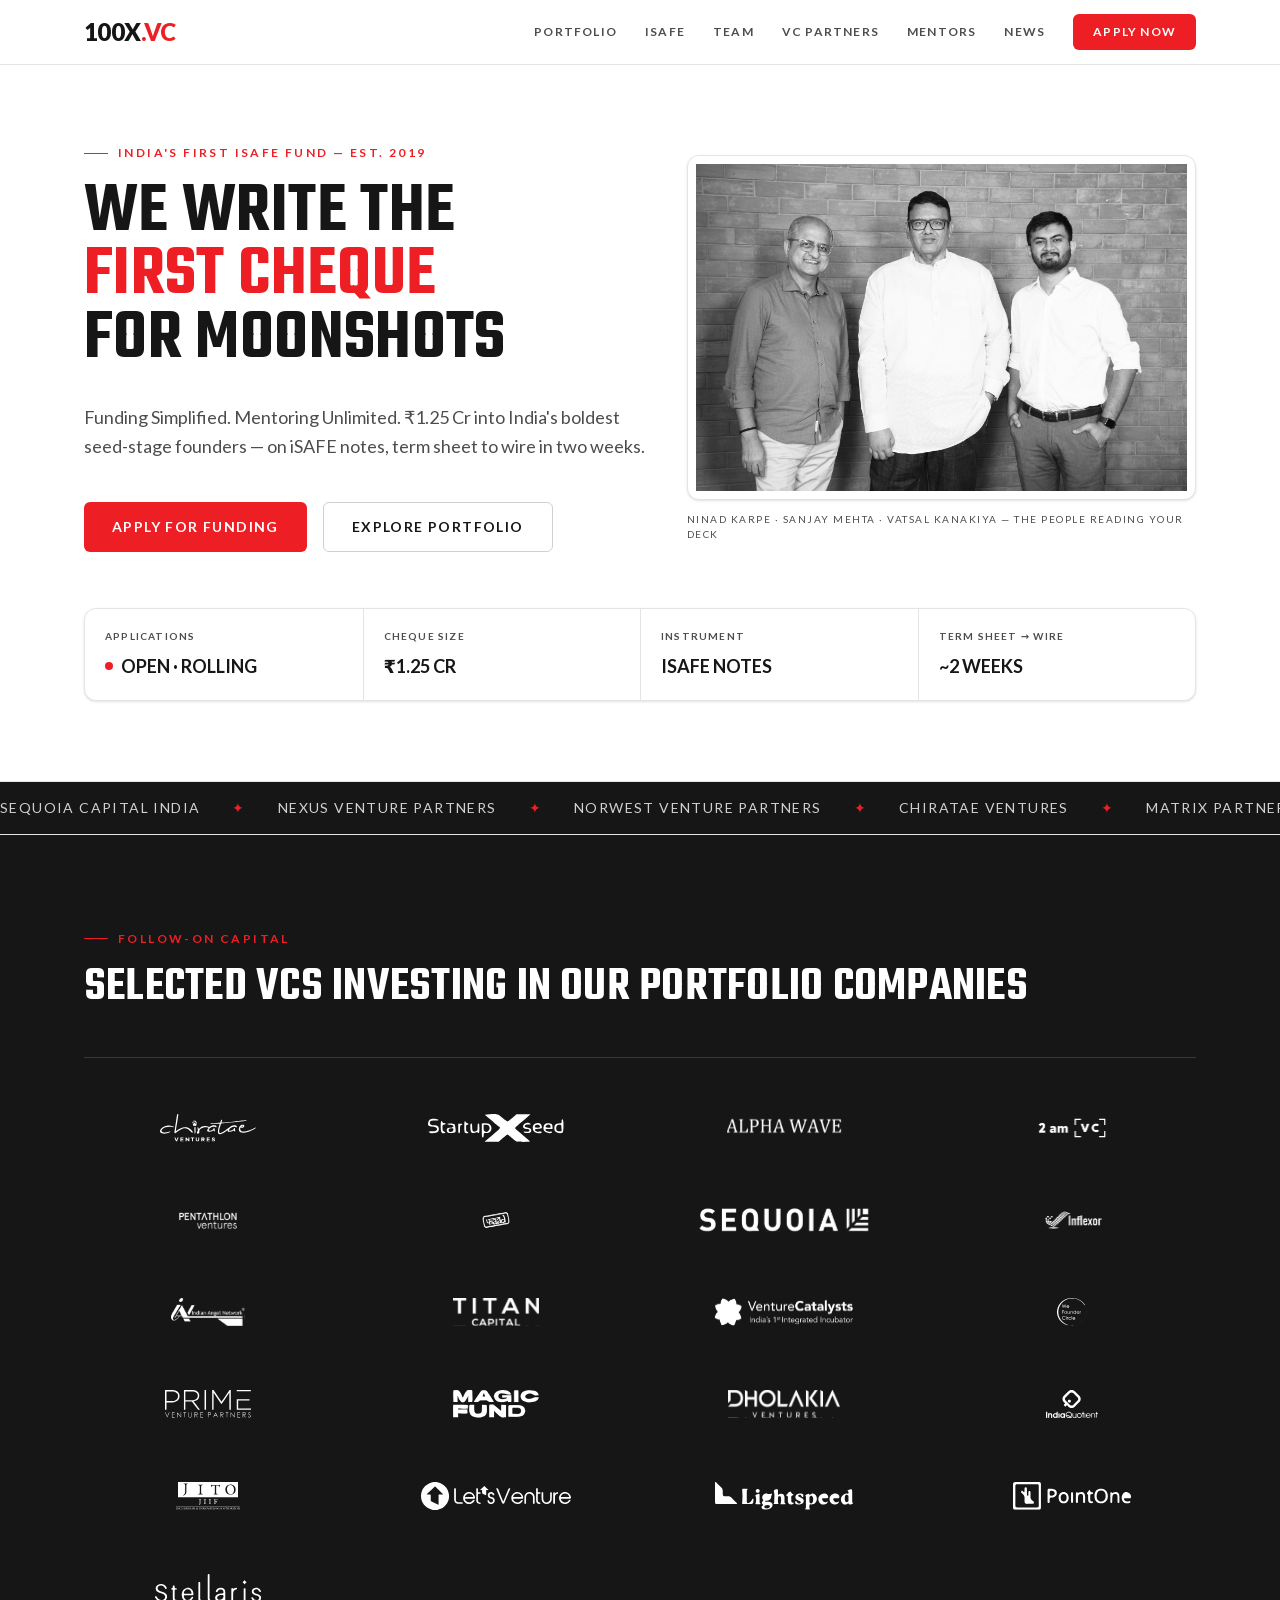
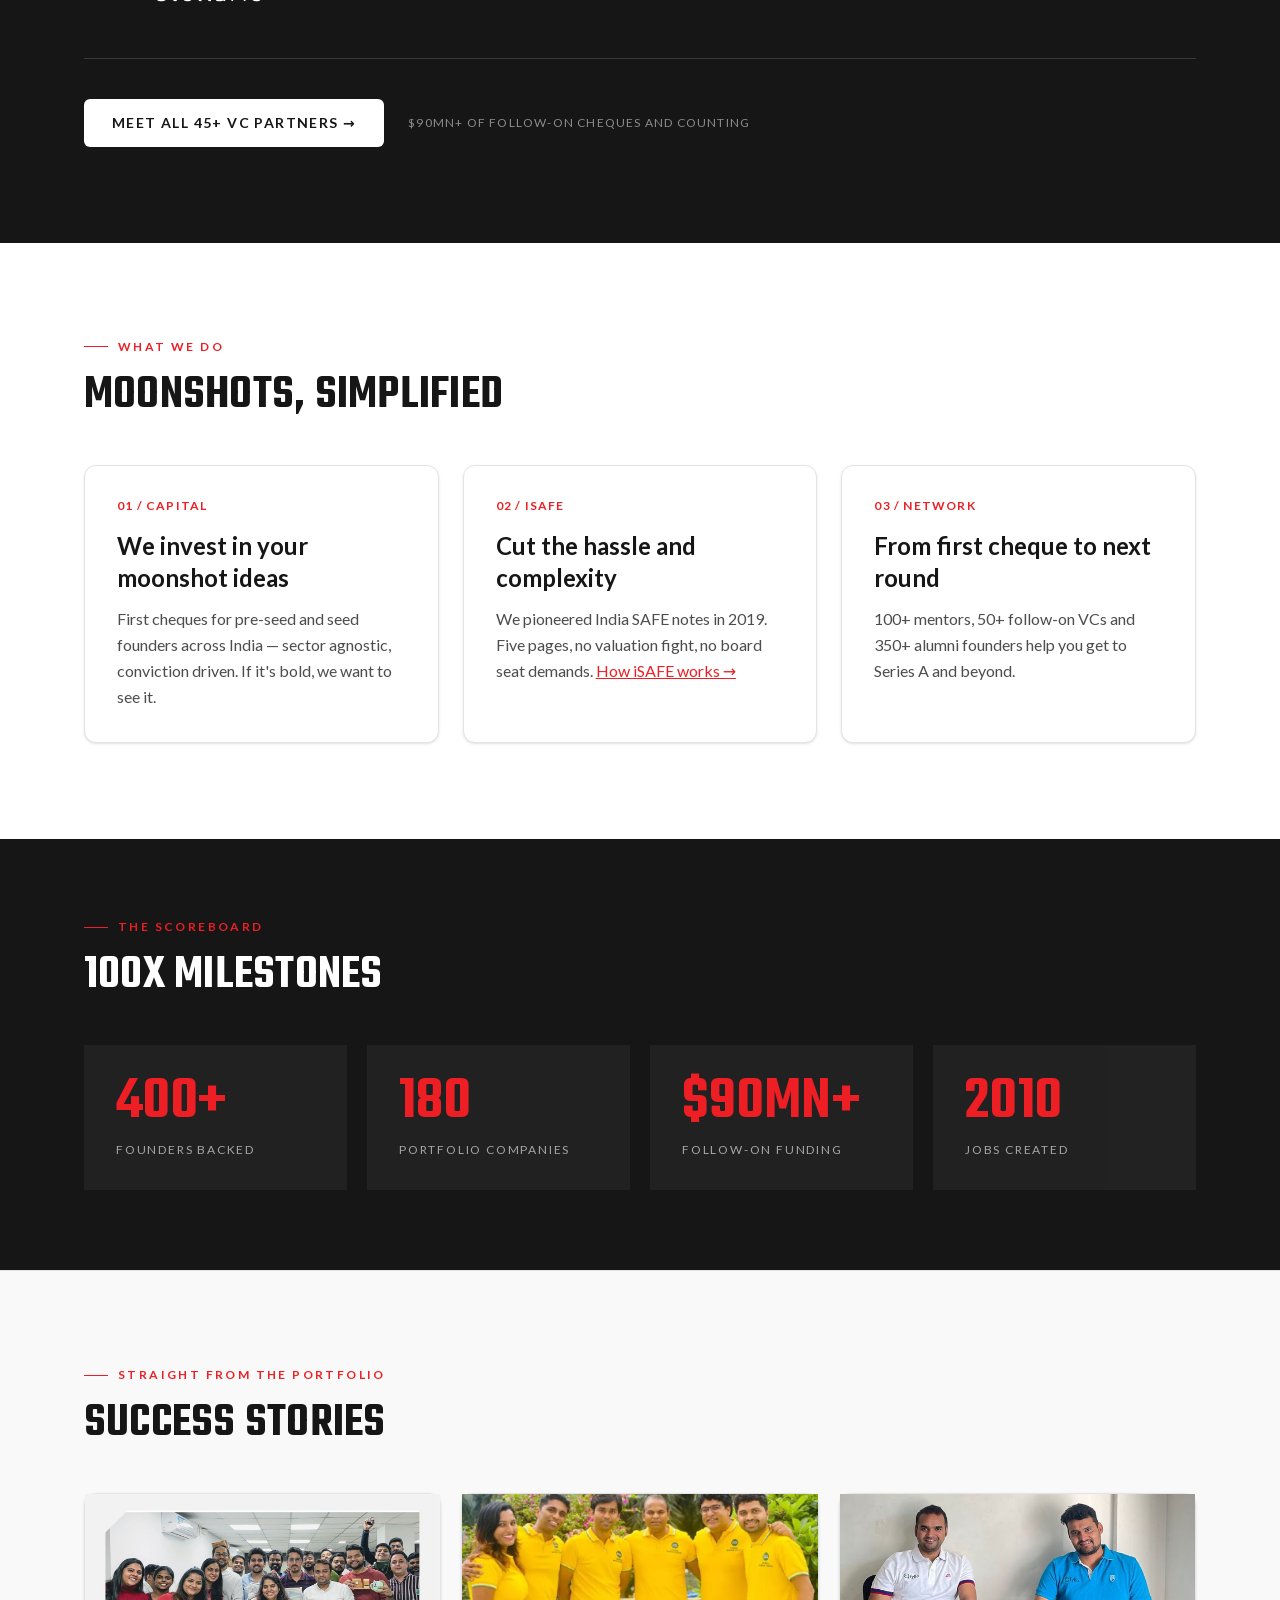
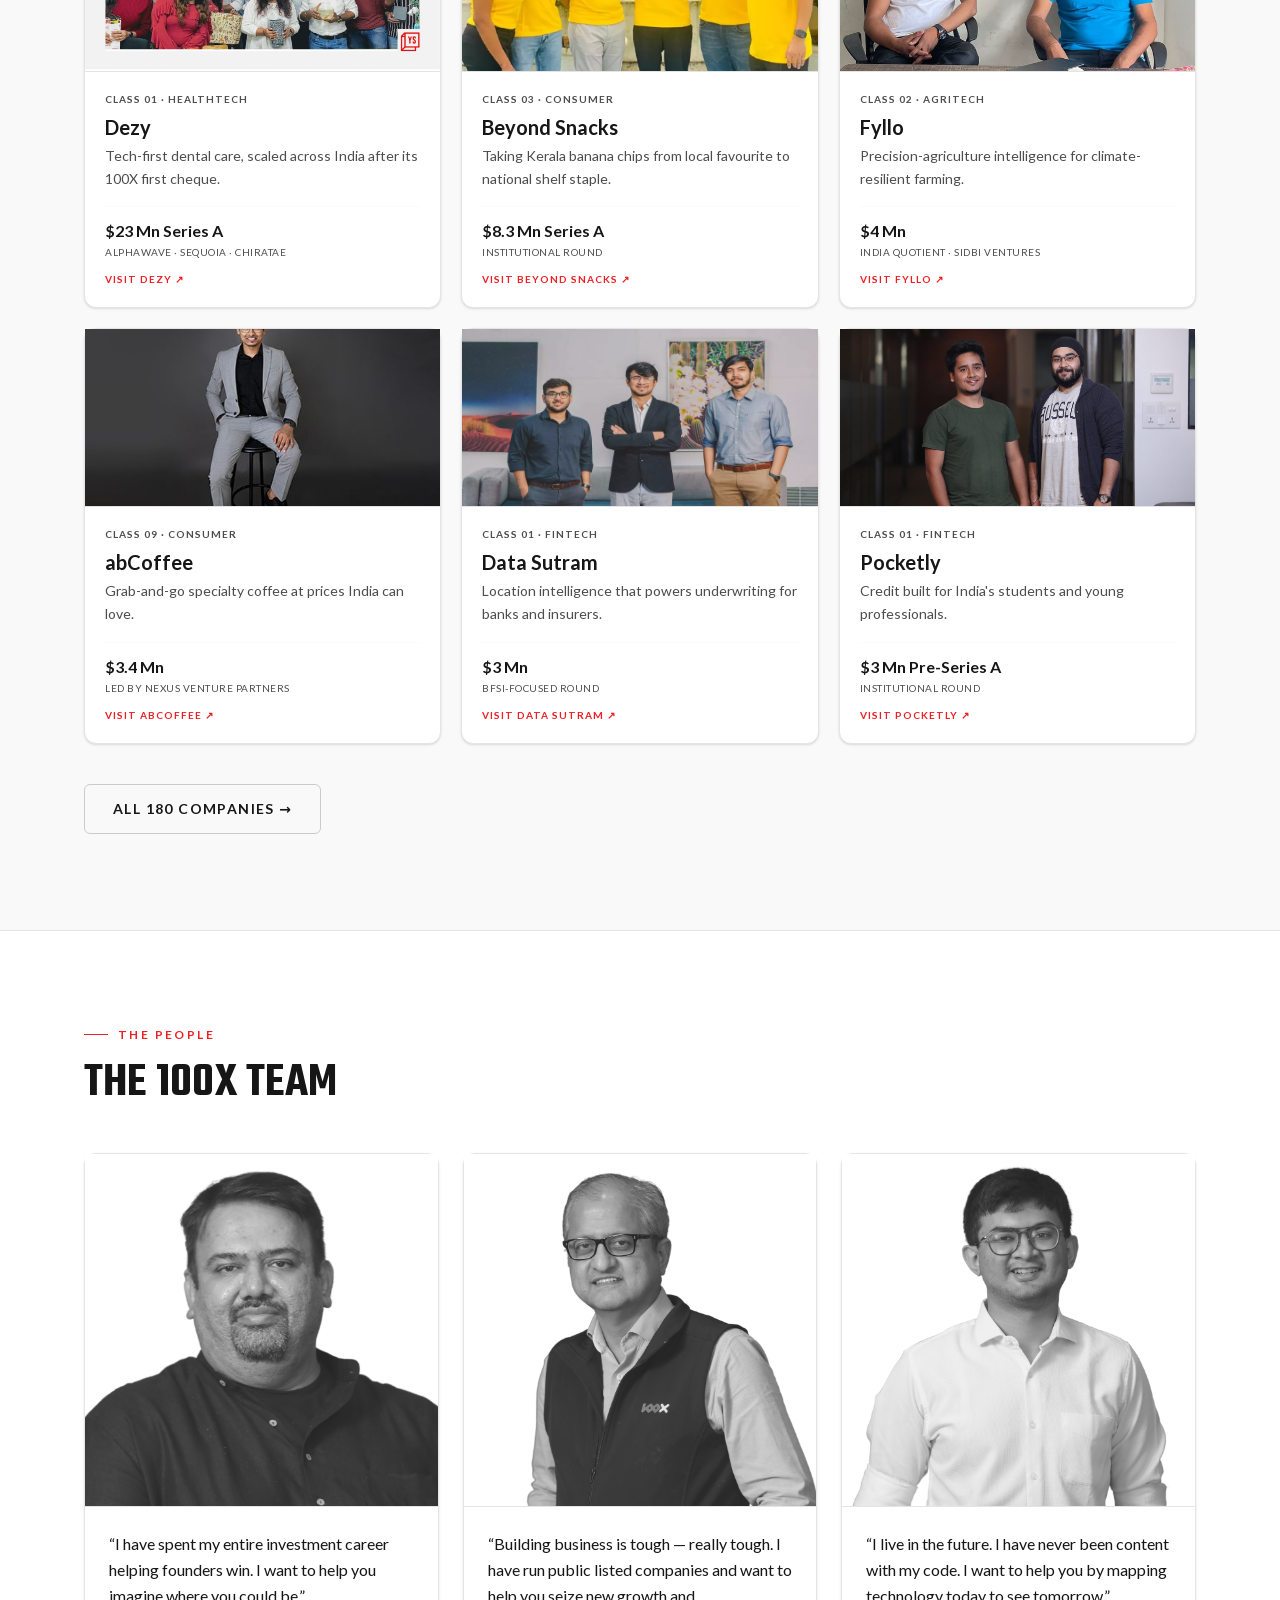
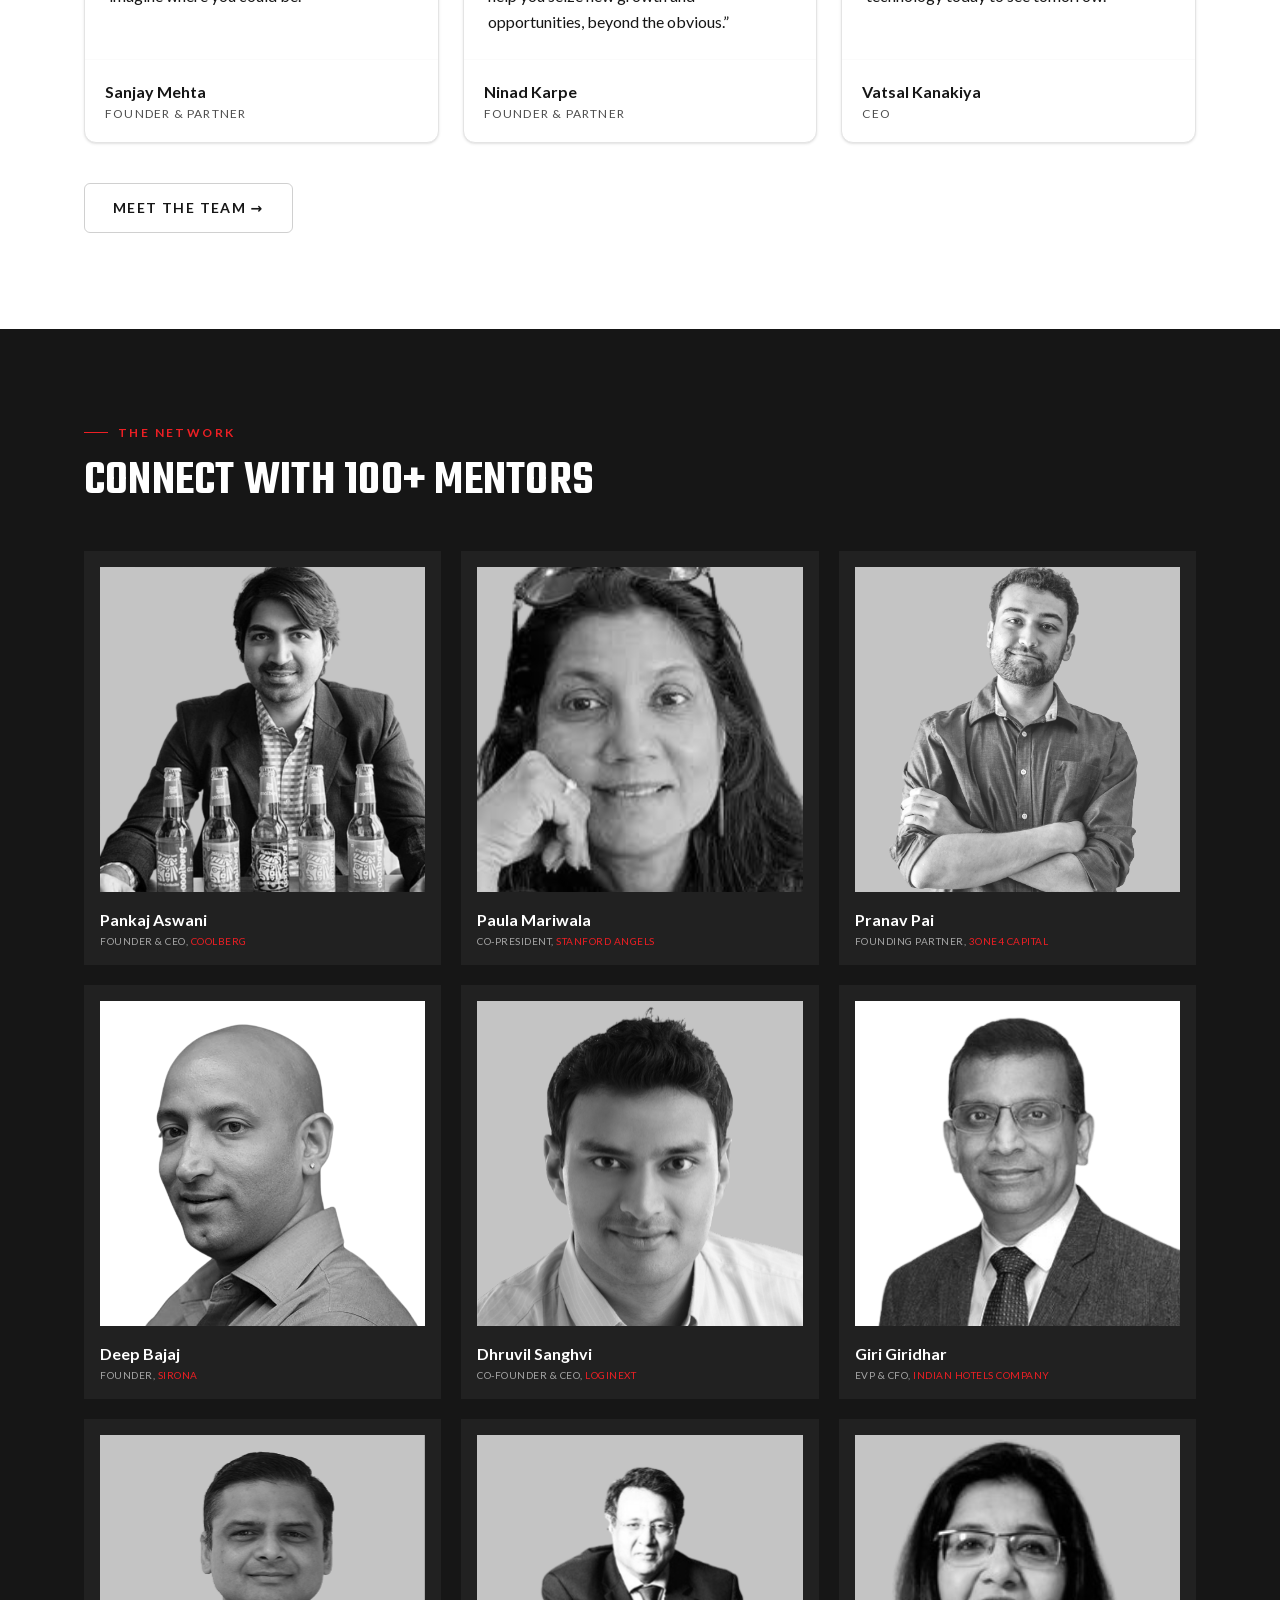
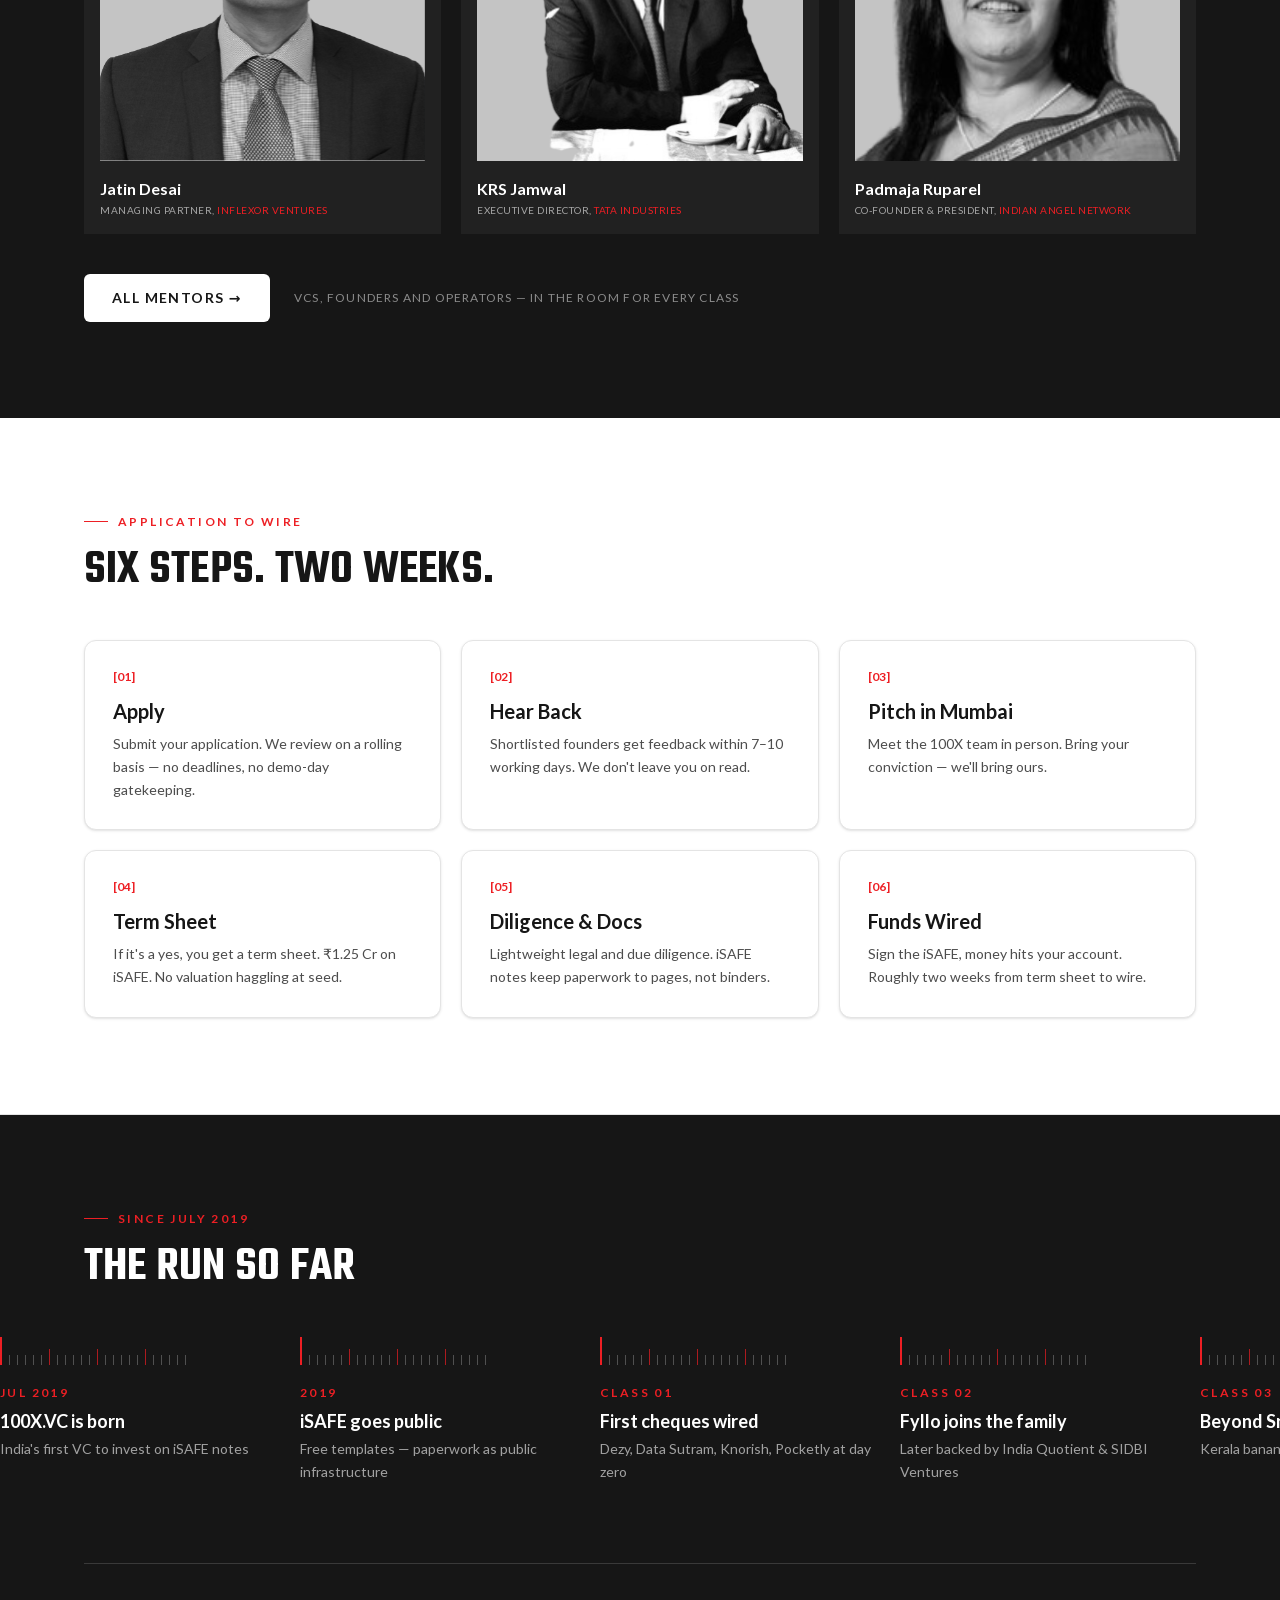
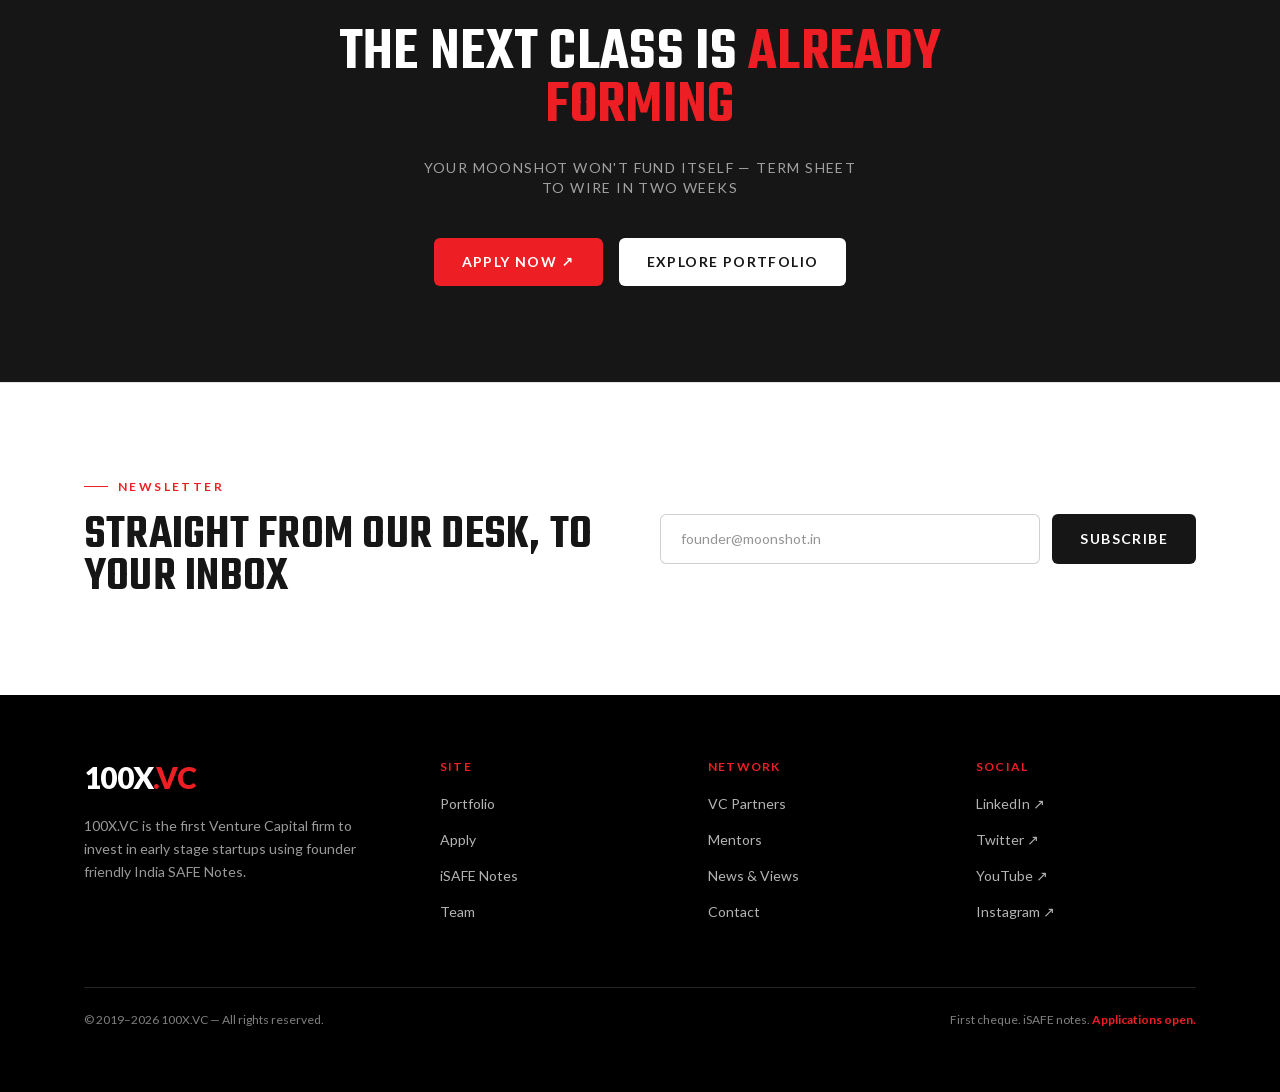
<file: index.html>
<!DOCTYPE html><html lang="en" class="lato_9646d3ba-module__sfy99W__variable teko_4d5769fe-module__zebN0a__variable h-full antialiased"><head><meta charSet="utf-8"/><meta name="viewport" content="width=device-width, initial-scale=1"/><link rel="preload" href="/_next/static/media/345c85a432359eed-s.p.0zem_9y19rte6.woff2" as="font" crossorigin="" type="font/woff2"/><link rel="preload" href="/_next/static/media/8e451580e5e95631-s.p.27vw08z6_vw0m.woff2" as="font" crossorigin="" type="font/woff2"/><link rel="preload" href="/_next/static/media/9be384ea93fe3f49-s.p.0ig786lf0ff2-.woff2" as="font" crossorigin="" type="font/woff2"/><link rel="preload" href="/_next/static/media/b897c54bb211cfcd-s.p.44ggz8q6qt7y3.woff2" as="font" crossorigin="" type="font/woff2"/><link rel="preload" as="image" href="/media/people/event-dsc-1857.jpg"/><link rel="stylesheet" href="/_next/static/chunks/0sb2a_fkciez_.css" data-precedence="next"/><link rel="preload" as="script" fetchPriority="low" href="/_next/static/chunks/0dhbjz-xsmu83.js"/><script src="/_next/static/chunks/1l-b_nohjwr9n.js" async=""></script><script src="/_next/static/chunks/0iec5q4ack_04.js" async=""></script><script src="/_next/static/chunks/3wupfh1jbs4tu.js" async=""></script><script src="/_next/static/chunks/turbopack-0n1_xunufzdo5.js" async=""></script><script src="/_next/static/chunks/2k2mzke93iz-l.js" async=""></script><script src="/_next/static/chunks/14mrh2-p_w84d.js" async=""></script><script src="/_next/static/chunks/0jbajx4i8tkqq.js" async=""></script><meta name="next-size-adjust" content=""/><title>100X.VC — First Cheque for India&#x27;s Moonshots</title><meta name="description" content="100X.VC is the first Venture Capital firm to invest in early stage startups using founder friendly India SAFE Notes. ₹1.25 Cr first cheques, term sheet to wire in two weeks."/><meta property="og:title" content="100X.VC — First Cheque for India&#x27;s Moonshots"/><meta property="og:description" content="₹1.25 Cr first cheques on founder-friendly iSAFE notes. Funding Simplified. Mentoring Unlimited."/><meta property="og:type" content="website"/><meta name="twitter:card" content="summary"/><meta name="twitter:title" content="100X.VC — First Cheque for India&#x27;s Moonshots"/><meta name="twitter:description" content="₹1.25 Cr first cheques on founder-friendly iSAFE notes. Funding Simplified. Mentoring Unlimited."/><link rel="icon" href="/favicon.ico?favicon.2vob68tjqpejf.ico" sizes="256x256" type="image/x-icon"/><script src="/_next/static/chunks/0cz1d0mv5g_q7.js" noModule=""></script></head><body class="flex min-h-full flex-col"><div hidden=""><!--$--><!--/$--></div><script>document.documentElement.dataset.js='1'</script><header class="sticky top-0 z-50 border-b border-line bg-paper/90 backdrop-blur-md"><nav class="mx-auto flex h-16 max-w-6xl items-center justify-between px-5"><a class="text-2xl font-black tracking-tight" href="/">100X<span class="text-accent">.VC</span></a><div class="hidden items-center gap-7 lg:flex"><a class="navlink text-xs font-bold uppercase tracking-widest text-ink-soft transition-colors hover:text-ink" href="/portfolio">Portfolio</a><a class="navlink text-xs font-bold uppercase tracking-widest text-ink-soft transition-colors hover:text-ink" href="/isafe">iSAFE</a><a class="navlink text-xs font-bold uppercase tracking-widest text-ink-soft transition-colors hover:text-ink" href="/team">Team</a><a class="navlink text-xs font-bold uppercase tracking-widest text-ink-soft transition-colors hover:text-ink" href="/vc-partners">VC Partners</a><a class="navlink text-xs font-bold uppercase tracking-widest text-ink-soft transition-colors hover:text-ink" href="/mentors">Mentors</a><a class="navlink text-xs font-bold uppercase tracking-widest text-ink-soft transition-colors hover:text-ink" href="/news-and-views">News</a><a class="lift rounded-md bg-accent px-5 py-2.5 text-xs font-bold uppercase tracking-widest text-white hover:bg-hot" href="/apply">Apply Now</a></div><button aria-label="Open menu" aria-expanded="false" class="text-xs font-bold uppercase tracking-widest lg:hidden">Menu</button></nav></header><main class="flex-1"><section class="mx-auto max-w-6xl px-5 pb-20 pt-14 sm:pt-20"><div class="grid items-center gap-10 lg:grid-cols-[1.05fr_0.95fr]"><div><div class="rise"><p class="mb-5 flex items-center gap-2.5 text-xs font-bold uppercase tracking-[0.2em] text-accent"><span aria-hidden="true" class="h-px w-6 bg-accent"></span>India&#x27;s first iSAFE fund — est. 2019</p></div><h1 class="display text-[12vw] leading-[0.9] sm:text-6xl md:text-7xl"><span class="rise block" style="animation-delay:0.08s">We write the</span><span class="rise block text-accent" style="animation-delay:0.16s">first cheque</span><span class="rise block" style="animation-delay:0.24s">for moonshots</span></h1><p class="rise mt-8 max-w-xl text-lg leading-relaxed text-ink-soft" style="animation-delay:0.34s">Funding Simplified. Mentoring Unlimited. ₹1.25 Cr into India&#x27;s boldest seed-stage founders — on iSAFE notes, term sheet to wire in two weeks.</p><div class="rise mt-10 flex flex-wrap gap-4" style="animation-delay:0.42s"><a class="lift inline-flex items-center justify-center rounded-md px-7 py-3.5 text-sm font-bold uppercase tracking-widest bg-accent text-white hover:bg-hot" href="/apply">Apply for Funding</a><a class="lift inline-flex items-center justify-center rounded-md px-7 py-3.5 text-sm font-bold uppercase tracking-widest border border-ink/20 bg-transparent text-ink hover:border-ink hover:bg-ink hover:text-white" href="/portfolio">Explore Portfolio</a></div></div><figure class="rise" style="animation-delay:0.3s"><div class="bracket-parent rounded-xl border border-line bg-card shadow-sm p-2"><i aria-hidden="true" class="bk bk-tl"></i><i aria-hidden="true" class="bk bk-tr"></i><i aria-hidden="true" class="bk bk-bl"></i><i aria-hidden="true" class="bk bk-br"></i><img alt="The 100X.VC partners — Ninad Karpe, Sanjay Mehta and Vatsal Kanakiya" width="5568" height="3712" decoding="async" data-nimg="1" class="block w-full" style="color:transparent" src="/media/people/event-dsc-1857.jpg"/></div><figcaption class="mt-3 font-mono text-[10px] uppercase tracking-[0.15em] text-ink-soft">Ninad Karpe · Sanjay Mehta · Vatsal Kanakiya — the people reading your deck</figcaption></figure></div><div class="rise" style="animation-delay:0.5s"><div class="mt-14"><dl class="grid grid-cols-2 overflow-hidden rounded-xl border border-line bg-card shadow-sm md:grid-cols-4"><div class="p-4 sm:p-5   "><dt class="whitespace-nowrap text-[10px] font-bold uppercase tracking-[0.12em] text-ink-soft">Applications</dt><dd class="mt-2 flex items-center gap-2 text-[15px] font-bold uppercase sm:text-lg"><span aria-hidden="true" class="inline-block size-2 shrink-0 rounded-full bg-accent"></span>Open · Rolling</dd></div><div class="p-4 sm:p-5 border-l border-line  "><dt class="whitespace-nowrap text-[10px] font-bold uppercase tracking-[0.12em] text-ink-soft">Cheque Size</dt><dd class="mt-2 flex items-center gap-2 text-[15px] font-bold uppercase sm:text-lg">₹1.25 Cr</dd></div><div class="p-4 sm:p-5 border-l border-line max-md:border-t max-md:border-line max-md:border-l-0"><dt class="whitespace-nowrap text-[10px] font-bold uppercase tracking-[0.12em] text-ink-soft">Instrument</dt><dd class="mt-2 flex items-center gap-2 text-[15px] font-bold uppercase sm:text-lg">iSAFE Notes</dd></div><div class="p-4 sm:p-5 border-l border-line max-md:border-t max-md:border-line "><dt class="whitespace-nowrap text-[10px] font-bold uppercase tracking-[0.12em] text-ink-soft">Term Sheet → Wire</dt><dd class="mt-2 flex items-center gap-2 text-[15px] font-bold uppercase sm:text-lg">~2 Weeks</dd></div></dl></div></div></section><div class="overflow-hidden border-y border-line bg-ink py-4" aria-label="Follow-on investors: Sequoia Capital India, Nexus Venture Partners, Norwest Venture Partners, Chiratae Ventures, Matrix Partners, Kae Capital, 3one4 Capital, India Quotient, JSW Ventures, Mahindra Partners, Sixth Sense Ventures, 8i Ventures"><div class="marquee-track" aria-hidden="true"><div class="flex"><span class="flex items-center gap-8 pr-8 font-mono text-sm font-medium uppercase tracking-widest text-paper/80">Sequoia Capital India<span aria-hidden="true" class="text-accent">✦</span></span><span class="flex items-center gap-8 pr-8 font-mono text-sm font-medium uppercase tracking-widest text-paper/80">Nexus Venture Partners<span aria-hidden="true" class="text-accent">✦</span></span><span class="flex items-center gap-8 pr-8 font-mono text-sm font-medium uppercase tracking-widest text-paper/80">Norwest Venture Partners<span aria-hidden="true" class="text-accent">✦</span></span><span class="flex items-center gap-8 pr-8 font-mono text-sm font-medium uppercase tracking-widest text-paper/80">Chiratae Ventures<span aria-hidden="true" class="text-accent">✦</span></span><span class="flex items-center gap-8 pr-8 font-mono text-sm font-medium uppercase tracking-widest text-paper/80">Matrix Partners<span aria-hidden="true" class="text-accent">✦</span></span><span class="flex items-center gap-8 pr-8 font-mono text-sm font-medium uppercase tracking-widest text-paper/80">Kae Capital<span aria-hidden="true" class="text-accent">✦</span></span><span class="flex items-center gap-8 pr-8 font-mono text-sm font-medium uppercase tracking-widest text-paper/80">3one4 Capital<span aria-hidden="true" class="text-accent">✦</span></span><span class="flex items-center gap-8 pr-8 font-mono text-sm font-medium uppercase tracking-widest text-paper/80">India Quotient<span aria-hidden="true" class="text-accent">✦</span></span><span class="flex items-center gap-8 pr-8 font-mono text-sm font-medium uppercase tracking-widest text-paper/80">JSW Ventures<span aria-hidden="true" class="text-accent">✦</span></span><span class="flex items-center gap-8 pr-8 font-mono text-sm font-medium uppercase tracking-widest text-paper/80">Mahindra Partners<span aria-hidden="true" class="text-accent">✦</span></span><span class="flex items-center gap-8 pr-8 font-mono text-sm font-medium uppercase tracking-widest text-paper/80">Sixth Sense Ventures<span aria-hidden="true" class="text-accent">✦</span></span><span class="flex items-center gap-8 pr-8 font-mono text-sm font-medium uppercase tracking-widest text-paper/80">8i Ventures<span aria-hidden="true" class="text-accent">✦</span></span></div><div class="flex"><span class="flex items-center gap-8 pr-8 font-mono text-sm font-medium uppercase tracking-widest text-paper/80">Sequoia Capital India<span aria-hidden="true" class="text-accent">✦</span></span><span class="flex items-center gap-8 pr-8 font-mono text-sm font-medium uppercase tracking-widest text-paper/80">Nexus Venture Partners<span aria-hidden="true" class="text-accent">✦</span></span><span class="flex items-center gap-8 pr-8 font-mono text-sm font-medium uppercase tracking-widest text-paper/80">Norwest Venture Partners<span aria-hidden="true" class="text-accent">✦</span></span><span class="flex items-center gap-8 pr-8 font-mono text-sm font-medium uppercase tracking-widest text-paper/80">Chiratae Ventures<span aria-hidden="true" class="text-accent">✦</span></span><span class="flex items-center gap-8 pr-8 font-mono text-sm font-medium uppercase tracking-widest text-paper/80">Matrix Partners<span aria-hidden="true" class="text-accent">✦</span></span><span class="flex items-center gap-8 pr-8 font-mono text-sm font-medium uppercase tracking-widest text-paper/80">Kae Capital<span aria-hidden="true" class="text-accent">✦</span></span><span class="flex items-center gap-8 pr-8 font-mono text-sm font-medium uppercase tracking-widest text-paper/80">3one4 Capital<span aria-hidden="true" class="text-accent">✦</span></span><span class="flex items-center gap-8 pr-8 font-mono text-sm font-medium uppercase tracking-widest text-paper/80">India Quotient<span aria-hidden="true" class="text-accent">✦</span></span><span class="flex items-center gap-8 pr-8 font-mono text-sm font-medium uppercase tracking-widest text-paper/80">JSW Ventures<span aria-hidden="true" class="text-accent">✦</span></span><span class="flex items-center gap-8 pr-8 font-mono text-sm font-medium uppercase tracking-widest text-paper/80">Mahindra Partners<span aria-hidden="true" class="text-accent">✦</span></span><span class="flex items-center gap-8 pr-8 font-mono text-sm font-medium uppercase tracking-widest text-paper/80">Sixth Sense Ventures<span aria-hidden="true" class="text-accent">✦</span></span><span class="flex items-center gap-8 pr-8 font-mono text-sm font-medium uppercase tracking-widest text-paper/80">8i Ventures<span aria-hidden="true" class="text-accent">✦</span></span></div></div></div><section class="relative overflow-hidden bg-ink py-16 sm:py-24 text-paper"><div class="relative mx-auto max-w-6xl px-5"><div class="reveal  "><div class="mb-12"><p class="mb-5 flex items-center gap-2.5 text-xs font-bold uppercase tracking-[0.2em] text-accent"><span aria-hidden="true" class="h-px w-6 bg-accent"></span>Follow-on capital</p><h2 class="display text-4xl sm:text-5xl text-paper">Selected VCs investing in our portfolio companies</h2></div></div><div class="reveal  " style="transition-delay:100ms"><ul class="grid grid-cols-2 items-center gap-x-10 gap-y-12 border-y border-paper/15 py-12 sm:grid-cols-3 lg:grid-cols-4"><li class="flex items-center justify-center p-2"><img src="/media/misc/vc-logo-01.svg" alt="Follow-on investor logo 1" loading="lazy" class="h-6 w-auto max-w-[150px] sm:h-7 sm:max-w-[170px]"/></li><li class="flex items-center justify-center p-2"><img src="/media/misc/vc-logo-02.svg" alt="Follow-on investor logo 2" loading="lazy" class="h-6 w-auto max-w-[150px] sm:h-7 sm:max-w-[170px]"/></li><li class="flex items-center justify-center p-2"><img src="/media/misc/vc-logo-03.svg" alt="Follow-on investor logo 3" loading="lazy" class="h-6 w-auto max-w-[150px] sm:h-7 sm:max-w-[170px]"/></li><li class="flex items-center justify-center p-2"><img src="/media/misc/vc-logo-04.svg" alt="Follow-on investor logo 4" loading="lazy" class="h-6 w-auto max-w-[150px] sm:h-7 sm:max-w-[170px]"/></li><li class="flex items-center justify-center p-2"><img src="/media/misc/vc-logo-05.svg" alt="Follow-on investor logo 5" loading="lazy" class="h-6 w-auto max-w-[150px] sm:h-7 sm:max-w-[170px]"/></li><li class="flex items-center justify-center p-2"><img src="/media/misc/vc-logo-06.svg" alt="Follow-on investor logo 6" loading="lazy" class="h-6 w-auto max-w-[150px] sm:h-7 sm:max-w-[170px]"/></li><li class="flex items-center justify-center p-2"><img src="/media/misc/vc-logo-07.svg" alt="Follow-on investor logo 7" loading="lazy" class="h-6 w-auto max-w-[150px] sm:h-7 sm:max-w-[170px]"/></li><li class="flex items-center justify-center p-2"><img src="/media/misc/vc-logo-09.svg" alt="Follow-on investor logo 8" loading="lazy" class="h-6 w-auto max-w-[150px] sm:h-7 sm:max-w-[170px]"/></li><li class="flex items-center justify-center p-2"><img src="/media/misc/vc-logo-10.svg" alt="Follow-on investor logo 9" loading="lazy" class="h-6 w-auto max-w-[150px] sm:h-7 sm:max-w-[170px]"/></li><li class="flex items-center justify-center p-2"><img src="/media/misc/vc-logo-11.svg" alt="Follow-on investor logo 10" loading="lazy" class="h-6 w-auto max-w-[150px] sm:h-7 sm:max-w-[170px]"/></li><li class="flex items-center justify-center p-2"><img src="/media/misc/vc-logo-12.svg" alt="Follow-on investor logo 11" loading="lazy" class="h-6 w-auto max-w-[150px] sm:h-7 sm:max-w-[170px]"/></li><li class="flex items-center justify-center p-2"><img src="/media/misc/vc-logo-13.svg" alt="Follow-on investor logo 12" loading="lazy" class="h-6 w-auto max-w-[150px] sm:h-7 sm:max-w-[170px]"/></li><li class="flex items-center justify-center p-2"><img src="/media/misc/vc-logo-14.svg" alt="Follow-on investor logo 13" loading="lazy" class="h-6 w-auto max-w-[150px] sm:h-7 sm:max-w-[170px]"/></li><li class="flex items-center justify-center p-2"><img src="/media/misc/vc-logo-15.svg" alt="Follow-on investor logo 14" loading="lazy" class="h-6 w-auto max-w-[150px] sm:h-7 sm:max-w-[170px]"/></li><li class="flex items-center justify-center p-2"><img src="/media/misc/vc-logo-16.svg" alt="Follow-on investor logo 15" loading="lazy" class="h-6 w-auto max-w-[150px] sm:h-7 sm:max-w-[170px]"/></li><li class="flex items-center justify-center p-2"><img src="/media/misc/vc-logo-17.svg" alt="Follow-on investor logo 16" loading="lazy" class="h-6 w-auto max-w-[150px] sm:h-7 sm:max-w-[170px]"/></li><li class="flex items-center justify-center p-2"><img src="/media/misc/vc-logo-18.svg" alt="Follow-on investor logo 17" loading="lazy" class="h-6 w-auto max-w-[150px] sm:h-7 sm:max-w-[170px]"/></li><li class="flex items-center justify-center p-2"><img src="/media/misc/vc-logo-19.svg" alt="Follow-on investor logo 18" loading="lazy" class="h-6 w-auto max-w-[150px] sm:h-7 sm:max-w-[170px]"/></li><li class="flex items-center justify-center p-2"><img src="/media/misc/vc-logo-20.svg" alt="Follow-on investor logo 19" loading="lazy" class="h-6 w-auto max-w-[150px] sm:h-7 sm:max-w-[170px]"/></li><li class="flex items-center justify-center p-2"><img src="/media/misc/vc-logo-21.svg" alt="Follow-on investor logo 20" loading="lazy" class="h-6 w-auto max-w-[150px] sm:h-7 sm:max-w-[170px]"/></li><li class="flex items-center justify-center p-2"><img src="/media/misc/vc-logo-22.svg" alt="Follow-on investor logo 21" loading="lazy" class="h-6 w-auto max-w-[150px] sm:h-7 sm:max-w-[170px]"/></li></ul></div><div class="reveal  " style="transition-delay:140ms"><div class="mt-10 flex flex-wrap items-center gap-6"><a class="lift inline-flex items-center justify-center rounded-md px-7 py-3.5 text-sm font-bold uppercase tracking-widest bg-white text-ink hover:bg-accent hover:text-white" href="/vc-partners">Meet all 45+ VC partners →</a><p class="font-mono text-xs uppercase tracking-widest text-paper/50">$90Mn+ of follow-on cheques and counting</p></div></div></div></section><section class="mx-auto max-w-6xl px-5 py-16 sm:py-24"><div class="reveal  "><div class="mb-12"><p class="mb-5 flex items-center gap-2.5 text-xs font-bold uppercase tracking-[0.2em] text-accent"><span aria-hidden="true" class="h-px w-6 bg-accent"></span>What we do</p><h2 class="display text-4xl sm:text-5xl text-ink">Moonshots, simplified</h2></div></div><div class="grid gap-6 md:grid-cols-3"><div class="reveal  "><div class="bracket-parent h-full rounded-xl border border-line bg-card shadow-sm p-8"><i aria-hidden="true" class="bk bk-tl"></i><i aria-hidden="true" class="bk bk-tr"></i><i aria-hidden="true" class="bk bk-bl"></i><i aria-hidden="true" class="bk bk-br"></i><p class="font-mono text-xs font-bold uppercase tracking-widest text-accent">01 / Capital</p><h3 class="mt-4 text-2xl font-bold">We invest in your moonshot ideas</h3><p class="mt-3 leading-relaxed text-ink-soft">First cheques for pre-seed and seed founders across India — sector agnostic, conviction driven. If it&#x27;s bold, we want to see it.</p></div></div><div class="reveal  " style="transition-delay:90ms"><div class="bracket-parent h-full rounded-xl border border-line bg-card shadow-sm p-8"><i aria-hidden="true" class="bk bk-tl"></i><i aria-hidden="true" class="bk bk-tr"></i><i aria-hidden="true" class="bk bk-bl"></i><i aria-hidden="true" class="bk bk-br"></i><p class="font-mono text-xs font-bold uppercase tracking-widest text-accent">02 / iSAFE</p><h3 class="mt-4 text-2xl font-bold">Cut the hassle and complexity</h3><p class="mt-3 leading-relaxed text-ink-soft">We pioneered India SAFE notes in 2019. Five pages, no valuation fight, no board seat demands.<!-- --> <a class="font-medium text-accent underline" href="/isafe">How iSAFE works →</a></p></div></div><div class="reveal  " style="transition-delay:180ms"><div class="bracket-parent h-full rounded-xl border border-line bg-card shadow-sm p-8"><i aria-hidden="true" class="bk bk-tl"></i><i aria-hidden="true" class="bk bk-tr"></i><i aria-hidden="true" class="bk bk-bl"></i><i aria-hidden="true" class="bk bk-br"></i><p class="font-mono text-xs font-bold uppercase tracking-widest text-accent">03 / Network</p><h3 class="mt-4 text-2xl font-bold">From first cheque to next round</h3><p class="mt-3 leading-relaxed text-ink-soft">100+ mentors, 50+ follow-on VCs and 350+ alumni founders help you get to Series A and beyond.</p></div></div></div></section><section id="milestones" class="bg-ink py-16 sm:py-20 text-paper"><div class="mx-auto max-w-6xl px-5"><div class="reveal  "><div class="mb-12"><p class="mb-5 flex items-center gap-2.5 text-xs font-bold uppercase tracking-[0.2em] text-accent"><span aria-hidden="true" class="h-px w-6 bg-accent"></span>The scoreboard</p><h2 class="display text-4xl sm:text-5xl text-paper">100X Milestones</h2></div></div><div class="reveal  " style="transition-delay:100ms"><div class="grid gap-5 sm:grid-cols-2 lg:grid-cols-4"><div class="bracket-parent bg-paper/5 p-8"><i aria-hidden="true" class="bk bk-tl"></i><i aria-hidden="true" class="bk bk-tr"></i><i aria-hidden="true" class="bk bk-bl"></i><i aria-hidden="true" class="bk bk-br"></i><p class="display text-5xl text-accent sm:text-6xl"><span>400<!-- -->+</span></p><p class="mt-3 font-mono text-xs font-medium uppercase tracking-[0.15em] text-paper/60">Founders Backed</p></div><div class="bracket-parent bg-paper/5 p-8"><i aria-hidden="true" class="bk bk-tl"></i><i aria-hidden="true" class="bk bk-tr"></i><i aria-hidden="true" class="bk bk-bl"></i><i aria-hidden="true" class="bk bk-br"></i><p class="display text-5xl text-accent sm:text-6xl"><span>180</span></p><p class="mt-3 font-mono text-xs font-medium uppercase tracking-[0.15em] text-paper/60">Portfolio Companies</p></div><div class="bracket-parent bg-paper/5 p-8"><i aria-hidden="true" class="bk bk-tl"></i><i aria-hidden="true" class="bk bk-tr"></i><i aria-hidden="true" class="bk bk-bl"></i><i aria-hidden="true" class="bk bk-br"></i><p class="display text-5xl text-accent sm:text-6xl"><span>$<!-- -->90<!-- -->Mn+</span></p><p class="mt-3 font-mono text-xs font-medium uppercase tracking-[0.15em] text-paper/60">Follow-on Funding</p></div><div class="bracket-parent bg-paper/5 p-8"><i aria-hidden="true" class="bk bk-tl"></i><i aria-hidden="true" class="bk bk-tr"></i><i aria-hidden="true" class="bk bk-bl"></i><i aria-hidden="true" class="bk bk-br"></i><p class="display text-5xl text-accent sm:text-6xl"><span>2010</span></p><p class="mt-3 font-mono text-xs font-medium uppercase tracking-[0.15em] text-paper/60">Jobs Created</p></div></div></div></div></section><section class="border-y border-line bg-mist/40 py-16 sm:py-24"><div class="mx-auto max-w-6xl px-5"><div class="reveal  "><div class="mb-12"><p class="mb-5 flex items-center gap-2.5 text-xs font-bold uppercase tracking-[0.2em] text-accent"><span aria-hidden="true" class="h-px w-6 bg-accent"></span>Straight from the portfolio</p><h2 class="display text-4xl sm:text-5xl text-ink">Success stories</h2></div></div><div class="grid gap-5 sm:grid-cols-2 lg:grid-cols-3"><div class="reveal  h-full"><a href="https://www.dezy.com" target="_blank" rel="noopener noreferrer" class="group flex h-full flex-col rounded-xl border border-line bg-card shadow-sm transition-colors hover:bg-mist focus-visible:outline focus-visible:outline-2 focus-visible:outline-offset-2 focus-visible:outline-accent"><div class="relative aspect-[2/1] overflow-hidden border-b border-line"><img alt="Dezy team" loading="lazy" decoding="async" data-nimg="fill" class="object-cover transition-transform duration-500 group-hover:scale-105" style="position:absolute;height:100%;width:100%;left:0;top:0;right:0;bottom:0;color:transparent" src="/media/portfolio/smiles-ai.jpeg"/></div><div class="flex flex-1 flex-col p-5"><p class="font-mono text-[10px] font-bold uppercase tracking-widest text-ink-soft">Class <!-- -->01<!-- --> · <!-- -->HealthTech</p><h3 class="mt-1.5 text-xl font-bold">Dezy</h3><p class="mt-1 flex-1 text-sm leading-relaxed text-ink-soft">Tech-first dental care, scaled across India after its 100X first cheque.</p><div class="mt-4 border-t border-line/15 pt-3"><p class="font-bold">$23 Mn Series A</p><p class="mt-0.5 font-mono text-[10px] uppercase tracking-wider text-ink-soft">AlphaWave · Sequoia · Chiratae</p><p class="mt-3 font-mono text-[10px] font-bold uppercase tracking-widest text-accent">Visit <!-- -->Dezy<!-- --> <span class="inline-block transition-transform group-hover:translate-x-0.5">↗</span></p></div></div></a></div><div class="reveal  h-full" style="transition-delay:90ms"><a href="https://www.beyondsnack.in" target="_blank" rel="noopener noreferrer" class="group flex h-full flex-col rounded-xl border border-line bg-card shadow-sm transition-colors hover:bg-mist focus-visible:outline focus-visible:outline-2 focus-visible:outline-offset-2 focus-visible:outline-accent"><div class="relative aspect-[2/1] overflow-hidden border-b border-line"><img alt="Beyond Snacks team" loading="lazy" decoding="async" data-nimg="fill" class="object-cover transition-transform duration-500 group-hover:scale-105" style="position:absolute;height:100%;width:100%;left:0;top:0;right:0;bottom:0;color:transparent" src="/media/portfolio/kbc.png"/></div><div class="flex flex-1 flex-col p-5"><p class="font-mono text-[10px] font-bold uppercase tracking-widest text-ink-soft">Class <!-- -->03<!-- --> · <!-- -->Consumer</p><h3 class="mt-1.5 text-xl font-bold">Beyond Snacks</h3><p class="mt-1 flex-1 text-sm leading-relaxed text-ink-soft">Taking Kerala banana chips from local favourite to national shelf staple.</p><div class="mt-4 border-t border-line/15 pt-3"><p class="font-bold">$8.3 Mn Series A</p><p class="mt-0.5 font-mono text-[10px] uppercase tracking-wider text-ink-soft">Institutional round</p><p class="mt-3 font-mono text-[10px] font-bold uppercase tracking-widest text-accent">Visit <!-- -->Beyond Snacks<!-- --> <span class="inline-block transition-transform group-hover:translate-x-0.5">↗</span></p></div></div></a></div><div class="reveal  h-full" style="transition-delay:180ms"><a href="https://www.fyllo.in" target="_blank" rel="noopener noreferrer" class="group flex h-full flex-col rounded-xl border border-line bg-card shadow-sm transition-colors hover:bg-mist focus-visible:outline focus-visible:outline-2 focus-visible:outline-offset-2 focus-visible:outline-accent"><div class="relative aspect-[2/1] overflow-hidden border-b border-line"><img alt="Fyllo team" loading="lazy" decoding="async" data-nimg="fill" class="object-cover transition-transform duration-500 group-hover:scale-105" style="position:absolute;height:100%;width:100%;left:0;top:0;right:0;bottom:0;color:transparent" src="/media/portfolio/fyllo.jpg"/></div><div class="flex flex-1 flex-col p-5"><p class="font-mono text-[10px] font-bold uppercase tracking-widest text-ink-soft">Class <!-- -->02<!-- --> · <!-- -->AgriTech</p><h3 class="mt-1.5 text-xl font-bold">Fyllo</h3><p class="mt-1 flex-1 text-sm leading-relaxed text-ink-soft">Precision-agriculture intelligence for climate-resilient farming.</p><div class="mt-4 border-t border-line/15 pt-3"><p class="font-bold">$4 Mn</p><p class="mt-0.5 font-mono text-[10px] uppercase tracking-wider text-ink-soft">India Quotient · SIDBI Ventures</p><p class="mt-3 font-mono text-[10px] font-bold uppercase tracking-widest text-accent">Visit <!-- -->Fyllo<!-- --> <span class="inline-block transition-transform group-hover:translate-x-0.5">↗</span></p></div></div></a></div><div class="reveal  h-full"><a href="https://www.abcoffee.in" target="_blank" rel="noopener noreferrer" class="group flex h-full flex-col rounded-xl border border-line bg-card shadow-sm transition-colors hover:bg-mist focus-visible:outline focus-visible:outline-2 focus-visible:outline-offset-2 focus-visible:outline-accent"><div class="relative aspect-[2/1] overflow-hidden border-b border-line"><img alt="abCoffee team" loading="lazy" decoding="async" data-nimg="fill" class="object-cover transition-transform duration-500 group-hover:scale-105" style="position:absolute;height:100%;width:100%;left:0;top:0;right:0;bottom:0;color:transparent" src="/media/portfolio/abhijeet.jpg"/></div><div class="flex flex-1 flex-col p-5"><p class="font-mono text-[10px] font-bold uppercase tracking-widest text-ink-soft">Class <!-- -->09<!-- --> · <!-- -->Consumer</p><h3 class="mt-1.5 text-xl font-bold">abCoffee</h3><p class="mt-1 flex-1 text-sm leading-relaxed text-ink-soft">Grab-and-go specialty coffee at prices India can love.</p><div class="mt-4 border-t border-line/15 pt-3"><p class="font-bold">$3.4 Mn</p><p class="mt-0.5 font-mono text-[10px] uppercase tracking-wider text-ink-soft">Led by Nexus Venture Partners</p><p class="mt-3 font-mono text-[10px] font-bold uppercase tracking-widest text-accent">Visit <!-- -->abCoffee<!-- --> <span class="inline-block transition-transform group-hover:translate-x-0.5">↗</span></p></div></div></a></div><div class="reveal  h-full" style="transition-delay:90ms"><a href="https://datasutram.com" target="_blank" rel="noopener noreferrer" class="group flex h-full flex-col rounded-xl border border-line bg-card shadow-sm transition-colors hover:bg-mist focus-visible:outline focus-visible:outline-2 focus-visible:outline-offset-2 focus-visible:outline-accent"><div class="relative aspect-[2/1] overflow-hidden border-b border-line"><img alt="Data Sutram team" loading="lazy" decoding="async" data-nimg="fill" class="object-cover transition-transform duration-500 group-hover:scale-105" style="position:absolute;height:100%;width:100%;left:0;top:0;right:0;bottom:0;color:transparent" src="/media/portfolio/data-sutram.webp"/></div><div class="flex flex-1 flex-col p-5"><p class="font-mono text-[10px] font-bold uppercase tracking-widest text-ink-soft">Class <!-- -->01<!-- --> · <!-- -->Fintech</p><h3 class="mt-1.5 text-xl font-bold">Data Sutram</h3><p class="mt-1 flex-1 text-sm leading-relaxed text-ink-soft">Location intelligence that powers underwriting for banks and insurers.</p><div class="mt-4 border-t border-line/15 pt-3"><p class="font-bold">$3 Mn</p><p class="mt-0.5 font-mono text-[10px] uppercase tracking-wider text-ink-soft">BFSI-focused round</p><p class="mt-3 font-mono text-[10px] font-bold uppercase tracking-widest text-accent">Visit <!-- -->Data Sutram<!-- --> <span class="inline-block transition-transform group-hover:translate-x-0.5">↗</span></p></div></div></a></div><div class="reveal  h-full" style="transition-delay:180ms"><a href="https://pocketly.in" target="_blank" rel="noopener noreferrer" class="group flex h-full flex-col rounded-xl border border-line bg-card shadow-sm transition-colors hover:bg-mist focus-visible:outline focus-visible:outline-2 focus-visible:outline-offset-2 focus-visible:outline-accent"><div class="relative aspect-[2/1] overflow-hidden border-b border-line"><img alt="Pocketly team" loading="lazy" decoding="async" data-nimg="fill" class="object-cover transition-transform duration-500 group-hover:scale-105" style="position:absolute;height:100%;width:100%;left:0;top:0;right:0;bottom:0;color:transparent" src="/media/portfolio/pocketly.jpeg"/></div><div class="flex flex-1 flex-col p-5"><p class="font-mono text-[10px] font-bold uppercase tracking-widest text-ink-soft">Class <!-- -->01<!-- --> · <!-- -->Fintech</p><h3 class="mt-1.5 text-xl font-bold">Pocketly</h3><p class="mt-1 flex-1 text-sm leading-relaxed text-ink-soft">Credit built for India&#x27;s students and young professionals.</p><div class="mt-4 border-t border-line/15 pt-3"><p class="font-bold">$3 Mn Pre-Series A</p><p class="mt-0.5 font-mono text-[10px] uppercase tracking-wider text-ink-soft">Institutional round</p><p class="mt-3 font-mono text-[10px] font-bold uppercase tracking-widest text-accent">Visit <!-- -->Pocketly<!-- --> <span class="inline-block transition-transform group-hover:translate-x-0.5">↗</span></p></div></div></a></div></div><div class="reveal  " style="transition-delay:120ms"><div class="mt-10"><a class="lift inline-flex items-center justify-center rounded-md px-7 py-3.5 text-sm font-bold uppercase tracking-widest border border-ink/20 bg-transparent text-ink hover:border-ink hover:bg-ink hover:text-white" href="/portfolio">All 180 companies →</a></div></div></div></section><section class="mx-auto max-w-6xl px-5 py-16 sm:py-24"><div class="reveal  "><div class="mb-12"><p class="mb-5 flex items-center gap-2.5 text-xs font-bold uppercase tracking-[0.2em] text-accent"><span aria-hidden="true" class="h-px w-6 bg-accent"></span>The people</p><h2 class="display text-4xl sm:text-5xl text-ink">The 100X team</h2></div></div><div class="grid gap-6 lg:grid-cols-3"><div class="reveal  h-full"><figure class="bracket-parent flex h-full flex-col rounded-xl border border-line bg-card shadow-sm"><i aria-hidden="true" class="bk bk-tl"></i><i aria-hidden="true" class="bk bk-tr"></i><i aria-hidden="true" class="bk bk-bl"></i><i aria-hidden="true" class="bk bk-br"></i><div class="relative aspect-square overflow-hidden border-b border-line"><img alt="Sanjay Mehta, Founder &amp; Partner at 100X.VC" loading="lazy" decoding="async" data-nimg="fill" class="object-cover" style="position:absolute;height:100%;width:100%;left:0;top:0;right:0;bottom:0;color:transparent" src="/media/people/sanjay-mehta.png"/></div><blockquote class="flex-1 p-6 font-medium leading-relaxed">“<!-- -->I have spent my entire investment career helping founders win. I want to help you imagine where you could be.<!-- -->”</blockquote><figcaption class="border-t border-line/15 p-5"><p class="font-bold">Sanjay Mehta</p><p class="mt-0.5 font-mono text-xs uppercase tracking-widest text-ink-soft">Founder &amp; Partner</p></figcaption></figure></div><div class="reveal  h-full" style="transition-delay:90ms"><figure class="bracket-parent flex h-full flex-col rounded-xl border border-line bg-card shadow-sm"><i aria-hidden="true" class="bk bk-tl"></i><i aria-hidden="true" class="bk bk-tr"></i><i aria-hidden="true" class="bk bk-bl"></i><i aria-hidden="true" class="bk bk-br"></i><div class="relative aspect-square overflow-hidden border-b border-line"><img alt="Ninad Karpe, Founder &amp; Partner at 100X.VC" loading="lazy" decoding="async" data-nimg="fill" class="object-cover" style="position:absolute;height:100%;width:100%;left:0;top:0;right:0;bottom:0;color:transparent" src="/media/people/ninad-karpe.png"/></div><blockquote class="flex-1 p-6 font-medium leading-relaxed">“<!-- -->Building business is tough — really tough. I have run public listed companies and want to help you seize new growth and opportunities, beyond the obvious.<!-- -->”</blockquote><figcaption class="border-t border-line/15 p-5"><p class="font-bold">Ninad Karpe</p><p class="mt-0.5 font-mono text-xs uppercase tracking-widest text-ink-soft">Founder &amp; Partner</p></figcaption></figure></div><div class="reveal  h-full" style="transition-delay:180ms"><figure class="bracket-parent flex h-full flex-col rounded-xl border border-line bg-card shadow-sm"><i aria-hidden="true" class="bk bk-tl"></i><i aria-hidden="true" class="bk bk-tr"></i><i aria-hidden="true" class="bk bk-bl"></i><i aria-hidden="true" class="bk bk-br"></i><div class="relative aspect-square overflow-hidden border-b border-line"><img alt="Vatsal Kanakiya, CEO at 100X.VC" loading="lazy" decoding="async" data-nimg="fill" class="object-cover" style="position:absolute;height:100%;width:100%;left:0;top:0;right:0;bottom:0;color:transparent" src="/media/people/vatsal-kanakiya.png"/></div><blockquote class="flex-1 p-6 font-medium leading-relaxed">“<!-- -->I live in the future. I have never been content with my code. I want to help you by mapping technology today to see tomorrow.<!-- -->”</blockquote><figcaption class="border-t border-line/15 p-5"><p class="font-bold">Vatsal Kanakiya</p><p class="mt-0.5 font-mono text-xs uppercase tracking-widest text-ink-soft">CEO</p></figcaption></figure></div></div><div class="reveal  " style="transition-delay:120ms"><div class="mt-10"><a class="lift inline-flex items-center justify-center rounded-md px-7 py-3.5 text-sm font-bold uppercase tracking-widest border border-ink/20 bg-transparent text-ink hover:border-ink hover:bg-ink hover:text-white" href="/team">Meet the team →</a></div></div></section><section class="bg-ink py-16 sm:py-24 text-paper"><div class="mx-auto max-w-6xl px-5"><div class="reveal  "><div class="mb-12"><p class="mb-5 flex items-center gap-2.5 text-xs font-bold uppercase tracking-[0.2em] text-accent"><span aria-hidden="true" class="h-px w-6 bg-accent"></span>The network</p><h2 class="display text-4xl sm:text-5xl text-paper">Connect with 100+ mentors</h2></div></div><div class="grid grid-cols-2 gap-5 sm:grid-cols-3"><div class="reveal  h-full"><div class="bracket-parent h-full bg-paper/5 p-4"><i aria-hidden="true" class="bk bk-tl"></i><i aria-hidden="true" class="bk bk-tr"></i><i aria-hidden="true" class="bk bk-bl"></i><i aria-hidden="true" class="bk bk-br"></i><div class="aspect-square overflow-hidden bg-ink"><img src="/media/mentors/pankaj-aswani.svg" alt="Pankaj Aswani, Founder &amp; CEO at Coolberg" loading="lazy" class="size-full object-cover"/></div><p class="mt-4 font-bold">Pankaj Aswani</p><p class="mt-0.5 font-mono text-[10px] uppercase tracking-wider text-paper/60">Founder &amp; CEO<!-- -->, <span class="text-accent">Coolberg</span></p></div></div><div class="reveal  h-full" style="transition-delay:80ms"><div class="bracket-parent h-full bg-paper/5 p-4"><i aria-hidden="true" class="bk bk-tl"></i><i aria-hidden="true" class="bk bk-tr"></i><i aria-hidden="true" class="bk bk-bl"></i><i aria-hidden="true" class="bk bk-br"></i><div class="aspect-square overflow-hidden bg-ink"><img src="/media/mentors/paula-mariawala.svg" alt="Paula Mariwala, Co-President at Stanford Angels" loading="lazy" class="size-full object-cover"/></div><p class="mt-4 font-bold">Paula Mariwala</p><p class="mt-0.5 font-mono text-[10px] uppercase tracking-wider text-paper/60">Co-President<!-- -->, <span class="text-accent">Stanford Angels</span></p></div></div><div class="reveal  h-full" style="transition-delay:160ms"><div class="bracket-parent h-full bg-paper/5 p-4"><i aria-hidden="true" class="bk bk-tl"></i><i aria-hidden="true" class="bk bk-tr"></i><i aria-hidden="true" class="bk bk-bl"></i><i aria-hidden="true" class="bk bk-br"></i><div class="aspect-square overflow-hidden bg-ink"><img src="/media/mentors/pranav-pai.svg" alt="Pranav Pai, Founding Partner at 3one4 Capital" loading="lazy" class="size-full object-cover"/></div><p class="mt-4 font-bold">Pranav Pai</p><p class="mt-0.5 font-mono text-[10px] uppercase tracking-wider text-paper/60">Founding Partner<!-- -->, <span class="text-accent">3one4 Capital</span></p></div></div><div class="reveal  h-full"><div class="bracket-parent h-full bg-paper/5 p-4"><i aria-hidden="true" class="bk bk-tl"></i><i aria-hidden="true" class="bk bk-tr"></i><i aria-hidden="true" class="bk bk-bl"></i><i aria-hidden="true" class="bk bk-br"></i><div class="aspect-square overflow-hidden bg-ink"><img src="/media/mentors/deep-bajaj.svg" alt="Deep Bajaj, Founder at Sirona" loading="lazy" class="size-full object-cover"/></div><p class="mt-4 font-bold">Deep Bajaj</p><p class="mt-0.5 font-mono text-[10px] uppercase tracking-wider text-paper/60">Founder<!-- -->, <span class="text-accent">Sirona</span></p></div></div><div class="reveal  h-full" style="transition-delay:80ms"><div class="bracket-parent h-full bg-paper/5 p-4"><i aria-hidden="true" class="bk bk-tl"></i><i aria-hidden="true" class="bk bk-tr"></i><i aria-hidden="true" class="bk bk-bl"></i><i aria-hidden="true" class="bk bk-br"></i><div class="aspect-square overflow-hidden bg-ink"><img src="/media/mentors/dhruvil-sanghvi.svg" alt="Dhruvil Sanghvi, Co-Founder &amp; CEO at LogiNext" loading="lazy" class="size-full object-cover"/></div><p class="mt-4 font-bold">Dhruvil Sanghvi</p><p class="mt-0.5 font-mono text-[10px] uppercase tracking-wider text-paper/60">Co-Founder &amp; CEO<!-- -->, <span class="text-accent">LogiNext</span></p></div></div><div class="reveal  h-full" style="transition-delay:160ms"><div class="bracket-parent h-full bg-paper/5 p-4"><i aria-hidden="true" class="bk bk-tl"></i><i aria-hidden="true" class="bk bk-tr"></i><i aria-hidden="true" class="bk bk-bl"></i><i aria-hidden="true" class="bk bk-br"></i><div class="aspect-square overflow-hidden bg-ink"><img src="/media/mentors/giri-giridhar.svg" alt="Giri Giridhar, EVP &amp; CFO at Indian Hotels Company" loading="lazy" class="size-full object-cover"/></div><p class="mt-4 font-bold">Giri Giridhar</p><p class="mt-0.5 font-mono text-[10px] uppercase tracking-wider text-paper/60">EVP &amp; CFO<!-- -->, <span class="text-accent">Indian Hotels Company</span></p></div></div><div class="reveal  h-full"><div class="bracket-parent h-full bg-paper/5 p-4"><i aria-hidden="true" class="bk bk-tl"></i><i aria-hidden="true" class="bk bk-tr"></i><i aria-hidden="true" class="bk bk-bl"></i><i aria-hidden="true" class="bk bk-br"></i><div class="aspect-square overflow-hidden bg-ink"><img src="/media/mentors/jatin-desai.svg" alt="Jatin Desai, Managing Partner at Inflexor Ventures" loading="lazy" class="size-full object-cover"/></div><p class="mt-4 font-bold">Jatin Desai</p><p class="mt-0.5 font-mono text-[10px] uppercase tracking-wider text-paper/60">Managing Partner<!-- -->, <span class="text-accent">Inflexor Ventures</span></p></div></div><div class="reveal  h-full" style="transition-delay:80ms"><div class="bracket-parent h-full bg-paper/5 p-4"><i aria-hidden="true" class="bk bk-tl"></i><i aria-hidden="true" class="bk bk-tr"></i><i aria-hidden="true" class="bk bk-bl"></i><i aria-hidden="true" class="bk bk-br"></i><div class="aspect-square overflow-hidden bg-ink"><img src="/media/mentors/krs-jamwal.svg" alt="KRS Jamwal, Executive Director at Tata Industries" loading="lazy" class="size-full object-cover"/></div><p class="mt-4 font-bold">KRS Jamwal</p><p class="mt-0.5 font-mono text-[10px] uppercase tracking-wider text-paper/60">Executive Director<!-- -->, <span class="text-accent">Tata Industries</span></p></div></div><div class="reveal  h-full" style="transition-delay:160ms"><div class="bracket-parent h-full bg-paper/5 p-4"><i aria-hidden="true" class="bk bk-tl"></i><i aria-hidden="true" class="bk bk-tr"></i><i aria-hidden="true" class="bk bk-bl"></i><i aria-hidden="true" class="bk bk-br"></i><div class="aspect-square overflow-hidden bg-ink"><img src="/media/mentors/padmaja-ruparel.svg" alt="Padmaja Ruparel, Co-Founder &amp; President at Indian Angel Network" loading="lazy" class="size-full object-cover"/></div><p class="mt-4 font-bold">Padmaja Ruparel</p><p class="mt-0.5 font-mono text-[10px] uppercase tracking-wider text-paper/60">Co-Founder &amp; President<!-- -->, <span class="text-accent">Indian Angel Network</span></p></div></div></div><div class="reveal  " style="transition-delay:120ms"><div class="mt-10 flex flex-wrap items-center gap-6"><a class="lift inline-flex items-center justify-center rounded-md px-7 py-3.5 text-sm font-bold uppercase tracking-widest bg-white text-ink hover:bg-accent hover:text-white" href="/mentors">All mentors →</a><p class="font-mono text-xs uppercase tracking-widest text-paper/50">VCs, founders and operators — in the room for every class</p></div></div></div></section><section class="mx-auto max-w-6xl px-5 py-16 sm:py-24"><div class="reveal  "><div class="mb-12"><p class="mb-5 flex items-center gap-2.5 text-xs font-bold uppercase tracking-[0.2em] text-accent"><span aria-hidden="true" class="h-px w-6 bg-accent"></span>Application to wire</p><h2 class="display text-4xl sm:text-5xl text-ink">Six steps. Two weeks.</h2></div></div><ol class="grid gap-5 sm:grid-cols-2 lg:grid-cols-3"><div class="reveal  h-full"><li class="bracket-parent h-full rounded-xl border border-line bg-card shadow-sm p-7"><i aria-hidden="true" class="bk bk-tl"></i><i aria-hidden="true" class="bk bk-tr"></i><i aria-hidden="true" class="bk bk-bl"></i><i aria-hidden="true" class="bk bk-br"></i><p class="font-mono text-xs font-bold text-accent">[<!-- -->01<!-- -->]</p><h3 class="mt-3 text-xl font-bold">Apply</h3><p class="mt-2 text-sm leading-relaxed text-ink-soft">Submit your application. We review on a rolling basis — no deadlines, no demo-day gatekeeping.</p></li></div><div class="reveal  h-full" style="transition-delay:90ms"><li class="bracket-parent h-full rounded-xl border border-line bg-card shadow-sm p-7"><i aria-hidden="true" class="bk bk-tl"></i><i aria-hidden="true" class="bk bk-tr"></i><i aria-hidden="true" class="bk bk-bl"></i><i aria-hidden="true" class="bk bk-br"></i><p class="font-mono text-xs font-bold text-accent">[<!-- -->02<!-- -->]</p><h3 class="mt-3 text-xl font-bold">Hear Back</h3><p class="mt-2 text-sm leading-relaxed text-ink-soft">Shortlisted founders get feedback within 7–10 working days. We don&#x27;t leave you on read.</p></li></div><div class="reveal  h-full" style="transition-delay:180ms"><li class="bracket-parent h-full rounded-xl border border-line bg-card shadow-sm p-7"><i aria-hidden="true" class="bk bk-tl"></i><i aria-hidden="true" class="bk bk-tr"></i><i aria-hidden="true" class="bk bk-bl"></i><i aria-hidden="true" class="bk bk-br"></i><p class="font-mono text-xs font-bold text-accent">[<!-- -->03<!-- -->]</p><h3 class="mt-3 text-xl font-bold">Pitch in Mumbai</h3><p class="mt-2 text-sm leading-relaxed text-ink-soft">Meet the 100X team in person. Bring your conviction — we&#x27;ll bring ours.</p></li></div><div class="reveal  h-full"><li class="bracket-parent h-full rounded-xl border border-line bg-card shadow-sm p-7"><i aria-hidden="true" class="bk bk-tl"></i><i aria-hidden="true" class="bk bk-tr"></i><i aria-hidden="true" class="bk bk-bl"></i><i aria-hidden="true" class="bk bk-br"></i><p class="font-mono text-xs font-bold text-accent">[<!-- -->04<!-- -->]</p><h3 class="mt-3 text-xl font-bold">Term Sheet</h3><p class="mt-2 text-sm leading-relaxed text-ink-soft">If it&#x27;s a yes, you get a term sheet. ₹1.25 Cr on iSAFE. No valuation haggling at seed.</p></li></div><div class="reveal  h-full" style="transition-delay:90ms"><li class="bracket-parent h-full rounded-xl border border-line bg-card shadow-sm p-7"><i aria-hidden="true" class="bk bk-tl"></i><i aria-hidden="true" class="bk bk-tr"></i><i aria-hidden="true" class="bk bk-bl"></i><i aria-hidden="true" class="bk bk-br"></i><p class="font-mono text-xs font-bold text-accent">[<!-- -->05<!-- -->]</p><h3 class="mt-3 text-xl font-bold">Diligence &amp; Docs</h3><p class="mt-2 text-sm leading-relaxed text-ink-soft">Lightweight legal and due diligence. iSAFE notes keep paperwork to pages, not binders.</p></li></div><div class="reveal  h-full" style="transition-delay:180ms"><li class="bracket-parent h-full rounded-xl border border-line bg-card shadow-sm p-7"><i aria-hidden="true" class="bk bk-tl"></i><i aria-hidden="true" class="bk bk-tr"></i><i aria-hidden="true" class="bk bk-bl"></i><i aria-hidden="true" class="bk bk-br"></i><p class="font-mono text-xs font-bold text-accent">[<!-- -->06<!-- -->]</p><h3 class="mt-3 text-xl font-bold">Funds Wired</h3><p class="mt-2 text-sm leading-relaxed text-ink-soft">Sign the iSAFE, money hits your account. Roughly two weeks from term sheet to wire.</p></li></div></ol></section><section class="border-y border-line bg-ink py-16 sm:py-24 text-paper"><div class="mx-auto max-w-6xl px-5"><div class="reveal  "><div class="mb-12"><p class="mb-5 flex items-center gap-2.5 text-xs font-bold uppercase tracking-[0.2em] text-accent"><span aria-hidden="true" class="h-px w-6 bg-accent"></span>Since July 2019</p><h2 class="display text-4xl sm:text-5xl text-paper">The run so far</h2></div></div></div><div class="reveal  " style="transition-delay:80ms"><div class="overflow-hidden" aria-label="100X.VC timeline: Jul 2019 — 100X.VC is born; 2019 — iSAFE goes public; Class 01 — First cheques wired; Class 02 — Fyllo joins the family; Class 03 — Beyond Snacks; Class 05 — Bugbase; Class 07 — EMO Energy; Class 09 — abCoffee; Breakout — Dezy raises $23Mn; Today — 180 companies strong; Next — Your moonshot?"><div class="marquee-track marquee-slow" aria-hidden="true"><div class="flex"><div class="w-[240px] shrink-0 pr-5 sm:w-[300px] sm:pr-6"><div aria-hidden="true" class="flex items-end gap-[7px]"><span class="h-7 w-0.5 shrink-0 bg-accent"></span><span class="h-2.5 w-px shrink-0 bg-paper/25"></span><span class="h-2.5 w-px shrink-0 bg-paper/25"></span><span class="h-2.5 w-px shrink-0 bg-paper/25"></span><span class="h-2.5 w-px shrink-0 bg-paper/25"></span><span class="h-2.5 w-px shrink-0 bg-paper/25"></span><span class="h-4 w-px shrink-0 bg-accent/70"></span><span class="h-2.5 w-px shrink-0 bg-paper/25"></span><span class="h-2.5 w-px shrink-0 bg-paper/25"></span><span class="h-2.5 w-px shrink-0 bg-paper/25"></span><span class="h-2.5 w-px shrink-0 bg-paper/25"></span><span class="h-2.5 w-px shrink-0 bg-paper/25"></span><span class="h-4 w-px shrink-0 bg-accent/70"></span><span class="h-2.5 w-px shrink-0 bg-paper/25"></span><span class="h-2.5 w-px shrink-0 bg-paper/25"></span><span class="h-2.5 w-px shrink-0 bg-paper/25"></span><span class="h-2.5 w-px shrink-0 bg-paper/25"></span><span class="h-2.5 w-px shrink-0 bg-paper/25"></span><span class="h-4 w-px shrink-0 bg-accent/70"></span><span class="h-2.5 w-px shrink-0 bg-paper/25"></span><span class="h-2.5 w-px shrink-0 bg-paper/25"></span><span class="h-2.5 w-px shrink-0 bg-paper/25"></span><span class="h-2.5 w-px shrink-0 bg-paper/25"></span><span class="h-2.5 w-px shrink-0 bg-paper/25"></span></div><p class="mt-5 font-mono text-xs font-bold uppercase tracking-[0.2em] text-accent">Jul 2019</p><p class="mt-2 text-lg font-bold leading-snug">100X.VC is born</p><p class="mt-1 text-sm leading-relaxed text-paper/60">India&#x27;s first VC to invest on iSAFE notes</p></div><div class="w-[240px] shrink-0 pr-5 sm:w-[300px] sm:pr-6"><div aria-hidden="true" class="flex items-end gap-[7px]"><span class="h-7 w-0.5 shrink-0 bg-accent"></span><span class="h-2.5 w-px shrink-0 bg-paper/25"></span><span class="h-2.5 w-px shrink-0 bg-paper/25"></span><span class="h-2.5 w-px shrink-0 bg-paper/25"></span><span class="h-2.5 w-px shrink-0 bg-paper/25"></span><span class="h-2.5 w-px shrink-0 bg-paper/25"></span><span class="h-4 w-px shrink-0 bg-accent/70"></span><span class="h-2.5 w-px shrink-0 bg-paper/25"></span><span class="h-2.5 w-px shrink-0 bg-paper/25"></span><span class="h-2.5 w-px shrink-0 bg-paper/25"></span><span class="h-2.5 w-px shrink-0 bg-paper/25"></span><span class="h-2.5 w-px shrink-0 bg-paper/25"></span><span class="h-4 w-px shrink-0 bg-accent/70"></span><span class="h-2.5 w-px shrink-0 bg-paper/25"></span><span class="h-2.5 w-px shrink-0 bg-paper/25"></span><span class="h-2.5 w-px shrink-0 bg-paper/25"></span><span class="h-2.5 w-px shrink-0 bg-paper/25"></span><span class="h-2.5 w-px shrink-0 bg-paper/25"></span><span class="h-4 w-px shrink-0 bg-accent/70"></span><span class="h-2.5 w-px shrink-0 bg-paper/25"></span><span class="h-2.5 w-px shrink-0 bg-paper/25"></span><span class="h-2.5 w-px shrink-0 bg-paper/25"></span><span class="h-2.5 w-px shrink-0 bg-paper/25"></span><span class="h-2.5 w-px shrink-0 bg-paper/25"></span></div><p class="mt-5 font-mono text-xs font-bold uppercase tracking-[0.2em] text-accent">2019</p><p class="mt-2 text-lg font-bold leading-snug">iSAFE goes public</p><p class="mt-1 text-sm leading-relaxed text-paper/60">Free templates — paperwork as public infrastructure</p></div><div class="w-[240px] shrink-0 pr-5 sm:w-[300px] sm:pr-6"><div aria-hidden="true" class="flex items-end gap-[7px]"><span class="h-7 w-0.5 shrink-0 bg-accent"></span><span class="h-2.5 w-px shrink-0 bg-paper/25"></span><span class="h-2.5 w-px shrink-0 bg-paper/25"></span><span class="h-2.5 w-px shrink-0 bg-paper/25"></span><span class="h-2.5 w-px shrink-0 bg-paper/25"></span><span class="h-2.5 w-px shrink-0 bg-paper/25"></span><span class="h-4 w-px shrink-0 bg-accent/70"></span><span class="h-2.5 w-px shrink-0 bg-paper/25"></span><span class="h-2.5 w-px shrink-0 bg-paper/25"></span><span class="h-2.5 w-px shrink-0 bg-paper/25"></span><span class="h-2.5 w-px shrink-0 bg-paper/25"></span><span class="h-2.5 w-px shrink-0 bg-paper/25"></span><span class="h-4 w-px shrink-0 bg-accent/70"></span><span class="h-2.5 w-px shrink-0 bg-paper/25"></span><span class="h-2.5 w-px shrink-0 bg-paper/25"></span><span class="h-2.5 w-px shrink-0 bg-paper/25"></span><span class="h-2.5 w-px shrink-0 bg-paper/25"></span><span class="h-2.5 w-px shrink-0 bg-paper/25"></span><span class="h-4 w-px shrink-0 bg-accent/70"></span><span class="h-2.5 w-px shrink-0 bg-paper/25"></span><span class="h-2.5 w-px shrink-0 bg-paper/25"></span><span class="h-2.5 w-px shrink-0 bg-paper/25"></span><span class="h-2.5 w-px shrink-0 bg-paper/25"></span><span class="h-2.5 w-px shrink-0 bg-paper/25"></span></div><p class="mt-5 font-mono text-xs font-bold uppercase tracking-[0.2em] text-accent">Class 01</p><p class="mt-2 text-lg font-bold leading-snug">First cheques wired</p><p class="mt-1 text-sm leading-relaxed text-paper/60">Dezy, Data Sutram, Knorish, Pocketly at day zero</p></div><div class="w-[240px] shrink-0 pr-5 sm:w-[300px] sm:pr-6"><div aria-hidden="true" class="flex items-end gap-[7px]"><span class="h-7 w-0.5 shrink-0 bg-accent"></span><span class="h-2.5 w-px shrink-0 bg-paper/25"></span><span class="h-2.5 w-px shrink-0 bg-paper/25"></span><span class="h-2.5 w-px shrink-0 bg-paper/25"></span><span class="h-2.5 w-px shrink-0 bg-paper/25"></span><span class="h-2.5 w-px shrink-0 bg-paper/25"></span><span class="h-4 w-px shrink-0 bg-accent/70"></span><span class="h-2.5 w-px shrink-0 bg-paper/25"></span><span class="h-2.5 w-px shrink-0 bg-paper/25"></span><span class="h-2.5 w-px shrink-0 bg-paper/25"></span><span class="h-2.5 w-px shrink-0 bg-paper/25"></span><span class="h-2.5 w-px shrink-0 bg-paper/25"></span><span class="h-4 w-px shrink-0 bg-accent/70"></span><span class="h-2.5 w-px shrink-0 bg-paper/25"></span><span class="h-2.5 w-px shrink-0 bg-paper/25"></span><span class="h-2.5 w-px shrink-0 bg-paper/25"></span><span class="h-2.5 w-px shrink-0 bg-paper/25"></span><span class="h-2.5 w-px shrink-0 bg-paper/25"></span><span class="h-4 w-px shrink-0 bg-accent/70"></span><span class="h-2.5 w-px shrink-0 bg-paper/25"></span><span class="h-2.5 w-px shrink-0 bg-paper/25"></span><span class="h-2.5 w-px shrink-0 bg-paper/25"></span><span class="h-2.5 w-px shrink-0 bg-paper/25"></span><span class="h-2.5 w-px shrink-0 bg-paper/25"></span></div><p class="mt-5 font-mono text-xs font-bold uppercase tracking-[0.2em] text-accent">Class 02</p><p class="mt-2 text-lg font-bold leading-snug">Fyllo joins the family</p><p class="mt-1 text-sm leading-relaxed text-paper/60">Later backed by India Quotient &amp; SIDBI Ventures</p></div><div class="w-[240px] shrink-0 pr-5 sm:w-[300px] sm:pr-6"><div aria-hidden="true" class="flex items-end gap-[7px]"><span class="h-7 w-0.5 shrink-0 bg-accent"></span><span class="h-2.5 w-px shrink-0 bg-paper/25"></span><span class="h-2.5 w-px shrink-0 bg-paper/25"></span><span class="h-2.5 w-px shrink-0 bg-paper/25"></span><span class="h-2.5 w-px shrink-0 bg-paper/25"></span><span class="h-2.5 w-px shrink-0 bg-paper/25"></span><span class="h-4 w-px shrink-0 bg-accent/70"></span><span class="h-2.5 w-px shrink-0 bg-paper/25"></span><span class="h-2.5 w-px shrink-0 bg-paper/25"></span><span class="h-2.5 w-px shrink-0 bg-paper/25"></span><span class="h-2.5 w-px shrink-0 bg-paper/25"></span><span class="h-2.5 w-px shrink-0 bg-paper/25"></span><span class="h-4 w-px shrink-0 bg-accent/70"></span><span class="h-2.5 w-px shrink-0 bg-paper/25"></span><span class="h-2.5 w-px shrink-0 bg-paper/25"></span><span class="h-2.5 w-px shrink-0 bg-paper/25"></span><span class="h-2.5 w-px shrink-0 bg-paper/25"></span><span class="h-2.5 w-px shrink-0 bg-paper/25"></span><span class="h-4 w-px shrink-0 bg-accent/70"></span><span class="h-2.5 w-px shrink-0 bg-paper/25"></span><span class="h-2.5 w-px shrink-0 bg-paper/25"></span><span class="h-2.5 w-px shrink-0 bg-paper/25"></span><span class="h-2.5 w-px shrink-0 bg-paper/25"></span><span class="h-2.5 w-px shrink-0 bg-paper/25"></span></div><p class="mt-5 font-mono text-xs font-bold uppercase tracking-[0.2em] text-accent">Class 03</p><p class="mt-2 text-lg font-bold leading-snug">Beyond Snacks</p><p class="mt-1 text-sm leading-relaxed text-paper/60">Kerala banana chips → $8.3Mn Series A</p></div><div class="w-[240px] shrink-0 pr-5 sm:w-[300px] sm:pr-6"><div aria-hidden="true" class="flex items-end gap-[7px]"><span class="h-7 w-0.5 shrink-0 bg-accent"></span><span class="h-2.5 w-px shrink-0 bg-paper/25"></span><span class="h-2.5 w-px shrink-0 bg-paper/25"></span><span class="h-2.5 w-px shrink-0 bg-paper/25"></span><span class="h-2.5 w-px shrink-0 bg-paper/25"></span><span class="h-2.5 w-px shrink-0 bg-paper/25"></span><span class="h-4 w-px shrink-0 bg-accent/70"></span><span class="h-2.5 w-px shrink-0 bg-paper/25"></span><span class="h-2.5 w-px shrink-0 bg-paper/25"></span><span class="h-2.5 w-px shrink-0 bg-paper/25"></span><span class="h-2.5 w-px shrink-0 bg-paper/25"></span><span class="h-2.5 w-px shrink-0 bg-paper/25"></span><span class="h-4 w-px shrink-0 bg-accent/70"></span><span class="h-2.5 w-px shrink-0 bg-paper/25"></span><span class="h-2.5 w-px shrink-0 bg-paper/25"></span><span class="h-2.5 w-px shrink-0 bg-paper/25"></span><span class="h-2.5 w-px shrink-0 bg-paper/25"></span><span class="h-2.5 w-px shrink-0 bg-paper/25"></span><span class="h-4 w-px shrink-0 bg-accent/70"></span><span class="h-2.5 w-px shrink-0 bg-paper/25"></span><span class="h-2.5 w-px shrink-0 bg-paper/25"></span><span class="h-2.5 w-px shrink-0 bg-paper/25"></span><span class="h-2.5 w-px shrink-0 bg-paper/25"></span><span class="h-2.5 w-px shrink-0 bg-paper/25"></span></div><p class="mt-5 font-mono text-xs font-bold uppercase tracking-[0.2em] text-accent">Class 05</p><p class="mt-2 text-lg font-bold leading-snug">Bugbase</p><p class="mt-1 text-sm leading-relaxed text-paper/60">India&#x27;s bug-bounty marketplace, backed by 2am VC</p></div><div class="w-[240px] shrink-0 pr-5 sm:w-[300px] sm:pr-6"><div aria-hidden="true" class="flex items-end gap-[7px]"><span class="h-7 w-0.5 shrink-0 bg-accent"></span><span class="h-2.5 w-px shrink-0 bg-paper/25"></span><span class="h-2.5 w-px shrink-0 bg-paper/25"></span><span class="h-2.5 w-px shrink-0 bg-paper/25"></span><span class="h-2.5 w-px shrink-0 bg-paper/25"></span><span class="h-2.5 w-px shrink-0 bg-paper/25"></span><span class="h-4 w-px shrink-0 bg-accent/70"></span><span class="h-2.5 w-px shrink-0 bg-paper/25"></span><span class="h-2.5 w-px shrink-0 bg-paper/25"></span><span class="h-2.5 w-px shrink-0 bg-paper/25"></span><span class="h-2.5 w-px shrink-0 bg-paper/25"></span><span class="h-2.5 w-px shrink-0 bg-paper/25"></span><span class="h-4 w-px shrink-0 bg-accent/70"></span><span class="h-2.5 w-px shrink-0 bg-paper/25"></span><span class="h-2.5 w-px shrink-0 bg-paper/25"></span><span class="h-2.5 w-px shrink-0 bg-paper/25"></span><span class="h-2.5 w-px shrink-0 bg-paper/25"></span><span class="h-2.5 w-px shrink-0 bg-paper/25"></span><span class="h-4 w-px shrink-0 bg-accent/70"></span><span class="h-2.5 w-px shrink-0 bg-paper/25"></span><span class="h-2.5 w-px shrink-0 bg-paper/25"></span><span class="h-2.5 w-px shrink-0 bg-paper/25"></span><span class="h-2.5 w-px shrink-0 bg-paper/25"></span><span class="h-2.5 w-px shrink-0 bg-paper/25"></span></div><p class="mt-5 font-mono text-xs font-bold uppercase tracking-[0.2em] text-accent">Class 07</p><p class="mt-2 text-lg font-bold leading-snug">EMO Energy</p><p class="mt-1 text-sm leading-relaxed text-paper/60">$6.2Mn Series A led by Subhkam</p></div><div class="w-[240px] shrink-0 pr-5 sm:w-[300px] sm:pr-6"><div aria-hidden="true" class="flex items-end gap-[7px]"><span class="h-7 w-0.5 shrink-0 bg-accent"></span><span class="h-2.5 w-px shrink-0 bg-paper/25"></span><span class="h-2.5 w-px shrink-0 bg-paper/25"></span><span class="h-2.5 w-px shrink-0 bg-paper/25"></span><span class="h-2.5 w-px shrink-0 bg-paper/25"></span><span class="h-2.5 w-px shrink-0 bg-paper/25"></span><span class="h-4 w-px shrink-0 bg-accent/70"></span><span class="h-2.5 w-px shrink-0 bg-paper/25"></span><span class="h-2.5 w-px shrink-0 bg-paper/25"></span><span class="h-2.5 w-px shrink-0 bg-paper/25"></span><span class="h-2.5 w-px shrink-0 bg-paper/25"></span><span class="h-2.5 w-px shrink-0 bg-paper/25"></span><span class="h-4 w-px shrink-0 bg-accent/70"></span><span class="h-2.5 w-px shrink-0 bg-paper/25"></span><span class="h-2.5 w-px shrink-0 bg-paper/25"></span><span class="h-2.5 w-px shrink-0 bg-paper/25"></span><span class="h-2.5 w-px shrink-0 bg-paper/25"></span><span class="h-2.5 w-px shrink-0 bg-paper/25"></span><span class="h-4 w-px shrink-0 bg-accent/70"></span><span class="h-2.5 w-px shrink-0 bg-paper/25"></span><span class="h-2.5 w-px shrink-0 bg-paper/25"></span><span class="h-2.5 w-px shrink-0 bg-paper/25"></span><span class="h-2.5 w-px shrink-0 bg-paper/25"></span><span class="h-2.5 w-px shrink-0 bg-paper/25"></span></div><p class="mt-5 font-mono text-xs font-bold uppercase tracking-[0.2em] text-accent">Class 09</p><p class="mt-2 text-lg font-bold leading-snug">abCoffee</p><p class="mt-1 text-sm leading-relaxed text-paper/60">$3.4Mn led by Nexus Venture Partners</p></div><div class="w-[240px] shrink-0 pr-5 sm:w-[300px] sm:pr-6"><div aria-hidden="true" class="flex items-end gap-[7px]"><span class="h-7 w-0.5 shrink-0 bg-accent"></span><span class="h-2.5 w-px shrink-0 bg-paper/25"></span><span class="h-2.5 w-px shrink-0 bg-paper/25"></span><span class="h-2.5 w-px shrink-0 bg-paper/25"></span><span class="h-2.5 w-px shrink-0 bg-paper/25"></span><span class="h-2.5 w-px shrink-0 bg-paper/25"></span><span class="h-4 w-px shrink-0 bg-accent/70"></span><span class="h-2.5 w-px shrink-0 bg-paper/25"></span><span class="h-2.5 w-px shrink-0 bg-paper/25"></span><span class="h-2.5 w-px shrink-0 bg-paper/25"></span><span class="h-2.5 w-px shrink-0 bg-paper/25"></span><span class="h-2.5 w-px shrink-0 bg-paper/25"></span><span class="h-4 w-px shrink-0 bg-accent/70"></span><span class="h-2.5 w-px shrink-0 bg-paper/25"></span><span class="h-2.5 w-px shrink-0 bg-paper/25"></span><span class="h-2.5 w-px shrink-0 bg-paper/25"></span><span class="h-2.5 w-px shrink-0 bg-paper/25"></span><span class="h-2.5 w-px shrink-0 bg-paper/25"></span><span class="h-4 w-px shrink-0 bg-accent/70"></span><span class="h-2.5 w-px shrink-0 bg-paper/25"></span><span class="h-2.5 w-px shrink-0 bg-paper/25"></span><span class="h-2.5 w-px shrink-0 bg-paper/25"></span><span class="h-2.5 w-px shrink-0 bg-paper/25"></span><span class="h-2.5 w-px shrink-0 bg-paper/25"></span></div><p class="mt-5 font-mono text-xs font-bold uppercase tracking-[0.2em] text-accent">Breakout</p><p class="mt-2 text-lg font-bold leading-snug">Dezy raises $23Mn</p><p class="mt-1 text-sm leading-relaxed text-paper/60">AlphaWave · Sequoia · Chiratae follow the first cheque</p></div><div class="w-[240px] shrink-0 pr-5 sm:w-[300px] sm:pr-6"><div aria-hidden="true" class="flex items-end gap-[7px]"><span class="h-7 w-0.5 shrink-0 bg-accent"></span><span class="h-2.5 w-px shrink-0 bg-paper/25"></span><span class="h-2.5 w-px shrink-0 bg-paper/25"></span><span class="h-2.5 w-px shrink-0 bg-paper/25"></span><span class="h-2.5 w-px shrink-0 bg-paper/25"></span><span class="h-2.5 w-px shrink-0 bg-paper/25"></span><span class="h-4 w-px shrink-0 bg-accent/70"></span><span class="h-2.5 w-px shrink-0 bg-paper/25"></span><span class="h-2.5 w-px shrink-0 bg-paper/25"></span><span class="h-2.5 w-px shrink-0 bg-paper/25"></span><span class="h-2.5 w-px shrink-0 bg-paper/25"></span><span class="h-2.5 w-px shrink-0 bg-paper/25"></span><span class="h-4 w-px shrink-0 bg-accent/70"></span><span class="h-2.5 w-px shrink-0 bg-paper/25"></span><span class="h-2.5 w-px shrink-0 bg-paper/25"></span><span class="h-2.5 w-px shrink-0 bg-paper/25"></span><span class="h-2.5 w-px shrink-0 bg-paper/25"></span><span class="h-2.5 w-px shrink-0 bg-paper/25"></span><span class="h-4 w-px shrink-0 bg-accent/70"></span><span class="h-2.5 w-px shrink-0 bg-paper/25"></span><span class="h-2.5 w-px shrink-0 bg-paper/25"></span><span class="h-2.5 w-px shrink-0 bg-paper/25"></span><span class="h-2.5 w-px shrink-0 bg-paper/25"></span><span class="h-2.5 w-px shrink-0 bg-paper/25"></span></div><p class="mt-5 font-mono text-xs font-bold uppercase tracking-[0.2em] text-accent">Today</p><p class="mt-2 text-lg font-bold leading-snug">180 companies strong</p><p class="mt-1 text-sm leading-relaxed text-paper/60">400+ founders · $90Mn+ follow-on · 2010 jobs</p></div><div class="w-[240px] shrink-0 pr-5 sm:w-[300px] sm:pr-6"><div aria-hidden="true" class="flex items-end gap-[7px]"><span class="h-7 w-0.5 shrink-0 bg-accent"></span><span class="h-2.5 w-px shrink-0 bg-paper/25"></span><span class="h-2.5 w-px shrink-0 bg-paper/25"></span><span class="h-2.5 w-px shrink-0 bg-paper/25"></span><span class="h-2.5 w-px shrink-0 bg-paper/25"></span><span class="h-2.5 w-px shrink-0 bg-paper/25"></span><span class="h-4 w-px shrink-0 bg-accent/70"></span><span class="h-2.5 w-px shrink-0 bg-paper/25"></span><span class="h-2.5 w-px shrink-0 bg-paper/25"></span><span class="h-2.5 w-px shrink-0 bg-paper/25"></span><span class="h-2.5 w-px shrink-0 bg-paper/25"></span><span class="h-2.5 w-px shrink-0 bg-paper/25"></span><span class="h-4 w-px shrink-0 bg-accent/70"></span><span class="h-2.5 w-px shrink-0 bg-paper/25"></span><span class="h-2.5 w-px shrink-0 bg-paper/25"></span><span class="h-2.5 w-px shrink-0 bg-paper/25"></span><span class="h-2.5 w-px shrink-0 bg-paper/25"></span><span class="h-2.5 w-px shrink-0 bg-paper/25"></span><span class="h-4 w-px shrink-0 bg-accent/70"></span><span class="h-2.5 w-px shrink-0 bg-paper/25"></span><span class="h-2.5 w-px shrink-0 bg-paper/25"></span><span class="h-2.5 w-px shrink-0 bg-paper/25"></span><span class="h-2.5 w-px shrink-0 bg-paper/25"></span><span class="h-2.5 w-px shrink-0 bg-paper/25"></span></div><p class="mt-5 font-mono text-xs font-bold uppercase tracking-[0.2em] text-accent">Next</p><p class="mt-2 text-lg font-bold leading-snug">Your moonshot?</p><p class="mt-1 text-sm leading-relaxed text-paper/60">Applications open — reviewed on a rolling basis</p></div></div><div class="flex"><div class="w-[240px] shrink-0 pr-5 sm:w-[300px] sm:pr-6"><div aria-hidden="true" class="flex items-end gap-[7px]"><span class="h-7 w-0.5 shrink-0 bg-accent"></span><span class="h-2.5 w-px shrink-0 bg-paper/25"></span><span class="h-2.5 w-px shrink-0 bg-paper/25"></span><span class="h-2.5 w-px shrink-0 bg-paper/25"></span><span class="h-2.5 w-px shrink-0 bg-paper/25"></span><span class="h-2.5 w-px shrink-0 bg-paper/25"></span><span class="h-4 w-px shrink-0 bg-accent/70"></span><span class="h-2.5 w-px shrink-0 bg-paper/25"></span><span class="h-2.5 w-px shrink-0 bg-paper/25"></span><span class="h-2.5 w-px shrink-0 bg-paper/25"></span><span class="h-2.5 w-px shrink-0 bg-paper/25"></span><span class="h-2.5 w-px shrink-0 bg-paper/25"></span><span class="h-4 w-px shrink-0 bg-accent/70"></span><span class="h-2.5 w-px shrink-0 bg-paper/25"></span><span class="h-2.5 w-px shrink-0 bg-paper/25"></span><span class="h-2.5 w-px shrink-0 bg-paper/25"></span><span class="h-2.5 w-px shrink-0 bg-paper/25"></span><span class="h-2.5 w-px shrink-0 bg-paper/25"></span><span class="h-4 w-px shrink-0 bg-accent/70"></span><span class="h-2.5 w-px shrink-0 bg-paper/25"></span><span class="h-2.5 w-px shrink-0 bg-paper/25"></span><span class="h-2.5 w-px shrink-0 bg-paper/25"></span><span class="h-2.5 w-px shrink-0 bg-paper/25"></span><span class="h-2.5 w-px shrink-0 bg-paper/25"></span></div><p class="mt-5 font-mono text-xs font-bold uppercase tracking-[0.2em] text-accent">Jul 2019</p><p class="mt-2 text-lg font-bold leading-snug">100X.VC is born</p><p class="mt-1 text-sm leading-relaxed text-paper/60">India&#x27;s first VC to invest on iSAFE notes</p></div><div class="w-[240px] shrink-0 pr-5 sm:w-[300px] sm:pr-6"><div aria-hidden="true" class="flex items-end gap-[7px]"><span class="h-7 w-0.5 shrink-0 bg-accent"></span><span class="h-2.5 w-px shrink-0 bg-paper/25"></span><span class="h-2.5 w-px shrink-0 bg-paper/25"></span><span class="h-2.5 w-px shrink-0 bg-paper/25"></span><span class="h-2.5 w-px shrink-0 bg-paper/25"></span><span class="h-2.5 w-px shrink-0 bg-paper/25"></span><span class="h-4 w-px shrink-0 bg-accent/70"></span><span class="h-2.5 w-px shrink-0 bg-paper/25"></span><span class="h-2.5 w-px shrink-0 bg-paper/25"></span><span class="h-2.5 w-px shrink-0 bg-paper/25"></span><span class="h-2.5 w-px shrink-0 bg-paper/25"></span><span class="h-2.5 w-px shrink-0 bg-paper/25"></span><span class="h-4 w-px shrink-0 bg-accent/70"></span><span class="h-2.5 w-px shrink-0 bg-paper/25"></span><span class="h-2.5 w-px shrink-0 bg-paper/25"></span><span class="h-2.5 w-px shrink-0 bg-paper/25"></span><span class="h-2.5 w-px shrink-0 bg-paper/25"></span><span class="h-2.5 w-px shrink-0 bg-paper/25"></span><span class="h-4 w-px shrink-0 bg-accent/70"></span><span class="h-2.5 w-px shrink-0 bg-paper/25"></span><span class="h-2.5 w-px shrink-0 bg-paper/25"></span><span class="h-2.5 w-px shrink-0 bg-paper/25"></span><span class="h-2.5 w-px shrink-0 bg-paper/25"></span><span class="h-2.5 w-px shrink-0 bg-paper/25"></span></div><p class="mt-5 font-mono text-xs font-bold uppercase tracking-[0.2em] text-accent">2019</p><p class="mt-2 text-lg font-bold leading-snug">iSAFE goes public</p><p class="mt-1 text-sm leading-relaxed text-paper/60">Free templates — paperwork as public infrastructure</p></div><div class="w-[240px] shrink-0 pr-5 sm:w-[300px] sm:pr-6"><div aria-hidden="true" class="flex items-end gap-[7px]"><span class="h-7 w-0.5 shrink-0 bg-accent"></span><span class="h-2.5 w-px shrink-0 bg-paper/25"></span><span class="h-2.5 w-px shrink-0 bg-paper/25"></span><span class="h-2.5 w-px shrink-0 bg-paper/25"></span><span class="h-2.5 w-px shrink-0 bg-paper/25"></span><span class="h-2.5 w-px shrink-0 bg-paper/25"></span><span class="h-4 w-px shrink-0 bg-accent/70"></span><span class="h-2.5 w-px shrink-0 bg-paper/25"></span><span class="h-2.5 w-px shrink-0 bg-paper/25"></span><span class="h-2.5 w-px shrink-0 bg-paper/25"></span><span class="h-2.5 w-px shrink-0 bg-paper/25"></span><span class="h-2.5 w-px shrink-0 bg-paper/25"></span><span class="h-4 w-px shrink-0 bg-accent/70"></span><span class="h-2.5 w-px shrink-0 bg-paper/25"></span><span class="h-2.5 w-px shrink-0 bg-paper/25"></span><span class="h-2.5 w-px shrink-0 bg-paper/25"></span><span class="h-2.5 w-px shrink-0 bg-paper/25"></span><span class="h-2.5 w-px shrink-0 bg-paper/25"></span><span class="h-4 w-px shrink-0 bg-accent/70"></span><span class="h-2.5 w-px shrink-0 bg-paper/25"></span><span class="h-2.5 w-px shrink-0 bg-paper/25"></span><span class="h-2.5 w-px shrink-0 bg-paper/25"></span><span class="h-2.5 w-px shrink-0 bg-paper/25"></span><span class="h-2.5 w-px shrink-0 bg-paper/25"></span></div><p class="mt-5 font-mono text-xs font-bold uppercase tracking-[0.2em] text-accent">Class 01</p><p class="mt-2 text-lg font-bold leading-snug">First cheques wired</p><p class="mt-1 text-sm leading-relaxed text-paper/60">Dezy, Data Sutram, Knorish, Pocketly at day zero</p></div><div class="w-[240px] shrink-0 pr-5 sm:w-[300px] sm:pr-6"><div aria-hidden="true" class="flex items-end gap-[7px]"><span class="h-7 w-0.5 shrink-0 bg-accent"></span><span class="h-2.5 w-px shrink-0 bg-paper/25"></span><span class="h-2.5 w-px shrink-0 bg-paper/25"></span><span class="h-2.5 w-px shrink-0 bg-paper/25"></span><span class="h-2.5 w-px shrink-0 bg-paper/25"></span><span class="h-2.5 w-px shrink-0 bg-paper/25"></span><span class="h-4 w-px shrink-0 bg-accent/70"></span><span class="h-2.5 w-px shrink-0 bg-paper/25"></span><span class="h-2.5 w-px shrink-0 bg-paper/25"></span><span class="h-2.5 w-px shrink-0 bg-paper/25"></span><span class="h-2.5 w-px shrink-0 bg-paper/25"></span><span class="h-2.5 w-px shrink-0 bg-paper/25"></span><span class="h-4 w-px shrink-0 bg-accent/70"></span><span class="h-2.5 w-px shrink-0 bg-paper/25"></span><span class="h-2.5 w-px shrink-0 bg-paper/25"></span><span class="h-2.5 w-px shrink-0 bg-paper/25"></span><span class="h-2.5 w-px shrink-0 bg-paper/25"></span><span class="h-2.5 w-px shrink-0 bg-paper/25"></span><span class="h-4 w-px shrink-0 bg-accent/70"></span><span class="h-2.5 w-px shrink-0 bg-paper/25"></span><span class="h-2.5 w-px shrink-0 bg-paper/25"></span><span class="h-2.5 w-px shrink-0 bg-paper/25"></span><span class="h-2.5 w-px shrink-0 bg-paper/25"></span><span class="h-2.5 w-px shrink-0 bg-paper/25"></span></div><p class="mt-5 font-mono text-xs font-bold uppercase tracking-[0.2em] text-accent">Class 02</p><p class="mt-2 text-lg font-bold leading-snug">Fyllo joins the family</p><p class="mt-1 text-sm leading-relaxed text-paper/60">Later backed by India Quotient &amp; SIDBI Ventures</p></div><div class="w-[240px] shrink-0 pr-5 sm:w-[300px] sm:pr-6"><div aria-hidden="true" class="flex items-end gap-[7px]"><span class="h-7 w-0.5 shrink-0 bg-accent"></span><span class="h-2.5 w-px shrink-0 bg-paper/25"></span><span class="h-2.5 w-px shrink-0 bg-paper/25"></span><span class="h-2.5 w-px shrink-0 bg-paper/25"></span><span class="h-2.5 w-px shrink-0 bg-paper/25"></span><span class="h-2.5 w-px shrink-0 bg-paper/25"></span><span class="h-4 w-px shrink-0 bg-accent/70"></span><span class="h-2.5 w-px shrink-0 bg-paper/25"></span><span class="h-2.5 w-px shrink-0 bg-paper/25"></span><span class="h-2.5 w-px shrink-0 bg-paper/25"></span><span class="h-2.5 w-px shrink-0 bg-paper/25"></span><span class="h-2.5 w-px shrink-0 bg-paper/25"></span><span class="h-4 w-px shrink-0 bg-accent/70"></span><span class="h-2.5 w-px shrink-0 bg-paper/25"></span><span class="h-2.5 w-px shrink-0 bg-paper/25"></span><span class="h-2.5 w-px shrink-0 bg-paper/25"></span><span class="h-2.5 w-px shrink-0 bg-paper/25"></span><span class="h-2.5 w-px shrink-0 bg-paper/25"></span><span class="h-4 w-px shrink-0 bg-accent/70"></span><span class="h-2.5 w-px shrink-0 bg-paper/25"></span><span class="h-2.5 w-px shrink-0 bg-paper/25"></span><span class="h-2.5 w-px shrink-0 bg-paper/25"></span><span class="h-2.5 w-px shrink-0 bg-paper/25"></span><span class="h-2.5 w-px shrink-0 bg-paper/25"></span></div><p class="mt-5 font-mono text-xs font-bold uppercase tracking-[0.2em] text-accent">Class 03</p><p class="mt-2 text-lg font-bold leading-snug">Beyond Snacks</p><p class="mt-1 text-sm leading-relaxed text-paper/60">Kerala banana chips → $8.3Mn Series A</p></div><div class="w-[240px] shrink-0 pr-5 sm:w-[300px] sm:pr-6"><div aria-hidden="true" class="flex items-end gap-[7px]"><span class="h-7 w-0.5 shrink-0 bg-accent"></span><span class="h-2.5 w-px shrink-0 bg-paper/25"></span><span class="h-2.5 w-px shrink-0 bg-paper/25"></span><span class="h-2.5 w-px shrink-0 bg-paper/25"></span><span class="h-2.5 w-px shrink-0 bg-paper/25"></span><span class="h-2.5 w-px shrink-0 bg-paper/25"></span><span class="h-4 w-px shrink-0 bg-accent/70"></span><span class="h-2.5 w-px shrink-0 bg-paper/25"></span><span class="h-2.5 w-px shrink-0 bg-paper/25"></span><span class="h-2.5 w-px shrink-0 bg-paper/25"></span><span class="h-2.5 w-px shrink-0 bg-paper/25"></span><span class="h-2.5 w-px shrink-0 bg-paper/25"></span><span class="h-4 w-px shrink-0 bg-accent/70"></span><span class="h-2.5 w-px shrink-0 bg-paper/25"></span><span class="h-2.5 w-px shrink-0 bg-paper/25"></span><span class="h-2.5 w-px shrink-0 bg-paper/25"></span><span class="h-2.5 w-px shrink-0 bg-paper/25"></span><span class="h-2.5 w-px shrink-0 bg-paper/25"></span><span class="h-4 w-px shrink-0 bg-accent/70"></span><span class="h-2.5 w-px shrink-0 bg-paper/25"></span><span class="h-2.5 w-px shrink-0 bg-paper/25"></span><span class="h-2.5 w-px shrink-0 bg-paper/25"></span><span class="h-2.5 w-px shrink-0 bg-paper/25"></span><span class="h-2.5 w-px shrink-0 bg-paper/25"></span></div><p class="mt-5 font-mono text-xs font-bold uppercase tracking-[0.2em] text-accent">Class 05</p><p class="mt-2 text-lg font-bold leading-snug">Bugbase</p><p class="mt-1 text-sm leading-relaxed text-paper/60">India&#x27;s bug-bounty marketplace, backed by 2am VC</p></div><div class="w-[240px] shrink-0 pr-5 sm:w-[300px] sm:pr-6"><div aria-hidden="true" class="flex items-end gap-[7px]"><span class="h-7 w-0.5 shrink-0 bg-accent"></span><span class="h-2.5 w-px shrink-0 bg-paper/25"></span><span class="h-2.5 w-px shrink-0 bg-paper/25"></span><span class="h-2.5 w-px shrink-0 bg-paper/25"></span><span class="h-2.5 w-px shrink-0 bg-paper/25"></span><span class="h-2.5 w-px shrink-0 bg-paper/25"></span><span class="h-4 w-px shrink-0 bg-accent/70"></span><span class="h-2.5 w-px shrink-0 bg-paper/25"></span><span class="h-2.5 w-px shrink-0 bg-paper/25"></span><span class="h-2.5 w-px shrink-0 bg-paper/25"></span><span class="h-2.5 w-px shrink-0 bg-paper/25"></span><span class="h-2.5 w-px shrink-0 bg-paper/25"></span><span class="h-4 w-px shrink-0 bg-accent/70"></span><span class="h-2.5 w-px shrink-0 bg-paper/25"></span><span class="h-2.5 w-px shrink-0 bg-paper/25"></span><span class="h-2.5 w-px shrink-0 bg-paper/25"></span><span class="h-2.5 w-px shrink-0 bg-paper/25"></span><span class="h-2.5 w-px shrink-0 bg-paper/25"></span><span class="h-4 w-px shrink-0 bg-accent/70"></span><span class="h-2.5 w-px shrink-0 bg-paper/25"></span><span class="h-2.5 w-px shrink-0 bg-paper/25"></span><span class="h-2.5 w-px shrink-0 bg-paper/25"></span><span class="h-2.5 w-px shrink-0 bg-paper/25"></span><span class="h-2.5 w-px shrink-0 bg-paper/25"></span></div><p class="mt-5 font-mono text-xs font-bold uppercase tracking-[0.2em] text-accent">Class 07</p><p class="mt-2 text-lg font-bold leading-snug">EMO Energy</p><p class="mt-1 text-sm leading-relaxed text-paper/60">$6.2Mn Series A led by Subhkam</p></div><div class="w-[240px] shrink-0 pr-5 sm:w-[300px] sm:pr-6"><div aria-hidden="true" class="flex items-end gap-[7px]"><span class="h-7 w-0.5 shrink-0 bg-accent"></span><span class="h-2.5 w-px shrink-0 bg-paper/25"></span><span class="h-2.5 w-px shrink-0 bg-paper/25"></span><span class="h-2.5 w-px shrink-0 bg-paper/25"></span><span class="h-2.5 w-px shrink-0 bg-paper/25"></span><span class="h-2.5 w-px shrink-0 bg-paper/25"></span><span class="h-4 w-px shrink-0 bg-accent/70"></span><span class="h-2.5 w-px shrink-0 bg-paper/25"></span><span class="h-2.5 w-px shrink-0 bg-paper/25"></span><span class="h-2.5 w-px shrink-0 bg-paper/25"></span><span class="h-2.5 w-px shrink-0 bg-paper/25"></span><span class="h-2.5 w-px shrink-0 bg-paper/25"></span><span class="h-4 w-px shrink-0 bg-accent/70"></span><span class="h-2.5 w-px shrink-0 bg-paper/25"></span><span class="h-2.5 w-px shrink-0 bg-paper/25"></span><span class="h-2.5 w-px shrink-0 bg-paper/25"></span><span class="h-2.5 w-px shrink-0 bg-paper/25"></span><span class="h-2.5 w-px shrink-0 bg-paper/25"></span><span class="h-4 w-px shrink-0 bg-accent/70"></span><span class="h-2.5 w-px shrink-0 bg-paper/25"></span><span class="h-2.5 w-px shrink-0 bg-paper/25"></span><span class="h-2.5 w-px shrink-0 bg-paper/25"></span><span class="h-2.5 w-px shrink-0 bg-paper/25"></span><span class="h-2.5 w-px shrink-0 bg-paper/25"></span></div><p class="mt-5 font-mono text-xs font-bold uppercase tracking-[0.2em] text-accent">Class 09</p><p class="mt-2 text-lg font-bold leading-snug">abCoffee</p><p class="mt-1 text-sm leading-relaxed text-paper/60">$3.4Mn led by Nexus Venture Partners</p></div><div class="w-[240px] shrink-0 pr-5 sm:w-[300px] sm:pr-6"><div aria-hidden="true" class="flex items-end gap-[7px]"><span class="h-7 w-0.5 shrink-0 bg-accent"></span><span class="h-2.5 w-px shrink-0 bg-paper/25"></span><span class="h-2.5 w-px shrink-0 bg-paper/25"></span><span class="h-2.5 w-px shrink-0 bg-paper/25"></span><span class="h-2.5 w-px shrink-0 bg-paper/25"></span><span class="h-2.5 w-px shrink-0 bg-paper/25"></span><span class="h-4 w-px shrink-0 bg-accent/70"></span><span class="h-2.5 w-px shrink-0 bg-paper/25"></span><span class="h-2.5 w-px shrink-0 bg-paper/25"></span><span class="h-2.5 w-px shrink-0 bg-paper/25"></span><span class="h-2.5 w-px shrink-0 bg-paper/25"></span><span class="h-2.5 w-px shrink-0 bg-paper/25"></span><span class="h-4 w-px shrink-0 bg-accent/70"></span><span class="h-2.5 w-px shrink-0 bg-paper/25"></span><span class="h-2.5 w-px shrink-0 bg-paper/25"></span><span class="h-2.5 w-px shrink-0 bg-paper/25"></span><span class="h-2.5 w-px shrink-0 bg-paper/25"></span><span class="h-2.5 w-px shrink-0 bg-paper/25"></span><span class="h-4 w-px shrink-0 bg-accent/70"></span><span class="h-2.5 w-px shrink-0 bg-paper/25"></span><span class="h-2.5 w-px shrink-0 bg-paper/25"></span><span class="h-2.5 w-px shrink-0 bg-paper/25"></span><span class="h-2.5 w-px shrink-0 bg-paper/25"></span><span class="h-2.5 w-px shrink-0 bg-paper/25"></span></div><p class="mt-5 font-mono text-xs font-bold uppercase tracking-[0.2em] text-accent">Breakout</p><p class="mt-2 text-lg font-bold leading-snug">Dezy raises $23Mn</p><p class="mt-1 text-sm leading-relaxed text-paper/60">AlphaWave · Sequoia · Chiratae follow the first cheque</p></div><div class="w-[240px] shrink-0 pr-5 sm:w-[300px] sm:pr-6"><div aria-hidden="true" class="flex items-end gap-[7px]"><span class="h-7 w-0.5 shrink-0 bg-accent"></span><span class="h-2.5 w-px shrink-0 bg-paper/25"></span><span class="h-2.5 w-px shrink-0 bg-paper/25"></span><span class="h-2.5 w-px shrink-0 bg-paper/25"></span><span class="h-2.5 w-px shrink-0 bg-paper/25"></span><span class="h-2.5 w-px shrink-0 bg-paper/25"></span><span class="h-4 w-px shrink-0 bg-accent/70"></span><span class="h-2.5 w-px shrink-0 bg-paper/25"></span><span class="h-2.5 w-px shrink-0 bg-paper/25"></span><span class="h-2.5 w-px shrink-0 bg-paper/25"></span><span class="h-2.5 w-px shrink-0 bg-paper/25"></span><span class="h-2.5 w-px shrink-0 bg-paper/25"></span><span class="h-4 w-px shrink-0 bg-accent/70"></span><span class="h-2.5 w-px shrink-0 bg-paper/25"></span><span class="h-2.5 w-px shrink-0 bg-paper/25"></span><span class="h-2.5 w-px shrink-0 bg-paper/25"></span><span class="h-2.5 w-px shrink-0 bg-paper/25"></span><span class="h-2.5 w-px shrink-0 bg-paper/25"></span><span class="h-4 w-px shrink-0 bg-accent/70"></span><span class="h-2.5 w-px shrink-0 bg-paper/25"></span><span class="h-2.5 w-px shrink-0 bg-paper/25"></span><span class="h-2.5 w-px shrink-0 bg-paper/25"></span><span class="h-2.5 w-px shrink-0 bg-paper/25"></span><span class="h-2.5 w-px shrink-0 bg-paper/25"></span></div><p class="mt-5 font-mono text-xs font-bold uppercase tracking-[0.2em] text-accent">Today</p><p class="mt-2 text-lg font-bold leading-snug">180 companies strong</p><p class="mt-1 text-sm leading-relaxed text-paper/60">400+ founders · $90Mn+ follow-on · 2010 jobs</p></div><div class="w-[240px] shrink-0 pr-5 sm:w-[300px] sm:pr-6"><div aria-hidden="true" class="flex items-end gap-[7px]"><span class="h-7 w-0.5 shrink-0 bg-accent"></span><span class="h-2.5 w-px shrink-0 bg-paper/25"></span><span class="h-2.5 w-px shrink-0 bg-paper/25"></span><span class="h-2.5 w-px shrink-0 bg-paper/25"></span><span class="h-2.5 w-px shrink-0 bg-paper/25"></span><span class="h-2.5 w-px shrink-0 bg-paper/25"></span><span class="h-4 w-px shrink-0 bg-accent/70"></span><span class="h-2.5 w-px shrink-0 bg-paper/25"></span><span class="h-2.5 w-px shrink-0 bg-paper/25"></span><span class="h-2.5 w-px shrink-0 bg-paper/25"></span><span class="h-2.5 w-px shrink-0 bg-paper/25"></span><span class="h-2.5 w-px shrink-0 bg-paper/25"></span><span class="h-4 w-px shrink-0 bg-accent/70"></span><span class="h-2.5 w-px shrink-0 bg-paper/25"></span><span class="h-2.5 w-px shrink-0 bg-paper/25"></span><span class="h-2.5 w-px shrink-0 bg-paper/25"></span><span class="h-2.5 w-px shrink-0 bg-paper/25"></span><span class="h-2.5 w-px shrink-0 bg-paper/25"></span><span class="h-4 w-px shrink-0 bg-accent/70"></span><span class="h-2.5 w-px shrink-0 bg-paper/25"></span><span class="h-2.5 w-px shrink-0 bg-paper/25"></span><span class="h-2.5 w-px shrink-0 bg-paper/25"></span><span class="h-2.5 w-px shrink-0 bg-paper/25"></span><span class="h-2.5 w-px shrink-0 bg-paper/25"></span></div><p class="mt-5 font-mono text-xs font-bold uppercase tracking-[0.2em] text-accent">Next</p><p class="mt-2 text-lg font-bold leading-snug">Your moonshot?</p><p class="mt-1 text-sm leading-relaxed text-paper/60">Applications open — reviewed on a rolling basis</p></div></div></div></div></div><div class="mx-auto max-w-6xl px-5"><div class="reveal  " style="transition-delay:120ms"><div class="mt-20 border-t border-paper/15 pt-16 text-center"><h2 class="display mx-auto max-w-3xl text-5xl sm:text-6xl">The next class is<!-- --> <span class="text-accent">already forming</span></h2><p class="mx-auto mt-6 max-w-md font-mono text-sm uppercase tracking-widest text-paper/60">Your moonshot won&#x27;t fund itself — term sheet to wire in two weeks</p><div class="mt-10 flex flex-wrap justify-center gap-4"><a href="https://form.jotform.com/100xvc/100xvc-startup-application" target="_blank" rel="noopener noreferrer" class="lift inline-flex items-center justify-center rounded-md px-7 py-3.5 text-sm font-bold uppercase tracking-widest bg-accent text-white hover:bg-hot">Apply Now ↗</a><a class="lift inline-flex items-center justify-center rounded-md px-7 py-3.5 text-sm font-bold uppercase tracking-widest bg-white text-ink hover:bg-accent hover:text-white" href="/portfolio">Explore Portfolio</a></div></div></div></div></section><section class="mx-auto max-w-6xl px-5 py-16 sm:py-24"><div class="grid items-center gap-10 lg:grid-cols-2"><div class="reveal  "><p class="mb-5 flex items-center gap-2.5 text-xs font-bold uppercase tracking-[0.2em] text-accent"><span aria-hidden="true" class="h-px w-6 bg-accent"></span>Newsletter</p><h2 class="display text-4xl sm:text-5xl">Straight from our desk, to your inbox</h2></div><div class="reveal  " style="transition-delay:100ms"><form class="flex flex-col gap-3 sm:flex-row"><label for="newsletter-email" class="sr-only">Email address</label><input id="newsletter-email" type="email" required="" placeholder="founder@moonshot.in" class="flex-1 rounded-md border border-ink/20 bg-card px-5 py-3.5 text-sm outline-none transition-colors placeholder:text-ink-soft/60 focus:border-accent"/><button type="submit" class="lift rounded-md bg-ink px-7 py-3.5 text-sm font-bold uppercase tracking-widest text-paper hover:bg-accent hover:text-white">Subscribe</button></form></div></div></section><!--$--><!--/$--></main><footer class="bg-black text-paper"><div class="mx-auto max-w-6xl px-5 py-16"><div class="grid gap-12 md:grid-cols-[1.4fr_1fr_1fr_1fr]"><div><p class="mb-5 text-3xl font-black tracking-tight">100X<span class="text-accent">.VC</span></p><p class="max-w-xs text-sm leading-relaxed text-paper/60">100X.VC is the first Venture Capital firm to invest in early stage startups using founder friendly India SAFE Notes.</p></div><div><p class="mb-4 text-xs font-bold uppercase tracking-widest text-accent">Site</p><ul class="space-y-3"><li><a class="text-sm text-paper/70 transition-colors hover:text-paper" href="/portfolio">Portfolio</a></li><li><a class="text-sm text-paper/70 transition-colors hover:text-paper" href="/apply">Apply</a></li><li><a class="text-sm text-paper/70 transition-colors hover:text-paper" href="/isafe">iSAFE Notes</a></li><li><a class="text-sm text-paper/70 transition-colors hover:text-paper" href="/team">Team</a></li></ul></div><div><p class="mb-4 text-xs font-bold uppercase tracking-widest text-accent">Network</p><ul class="space-y-3"><li><a class="text-sm text-paper/70 transition-colors hover:text-paper" href="/vc-partners">VC Partners</a></li><li><a class="text-sm text-paper/70 transition-colors hover:text-paper" href="/mentors">Mentors</a></li><li><a class="text-sm text-paper/70 transition-colors hover:text-paper" href="/news-and-views">News &amp; Views</a></li><li><a class="text-sm text-paper/70 transition-colors hover:text-paper" href="/contact">Contact</a></li></ul></div><div><p class="mb-4 text-xs font-bold uppercase tracking-widest text-accent">Social</p><ul class="space-y-3"><li><a href="https://www.linkedin.com/company/100x-vc/" target="_blank" rel="noopener noreferrer" class="text-sm text-paper/70 transition-colors hover:text-paper">LinkedIn<!-- --> ↗</a></li><li><a href="https://twitter.com/100X_VC" target="_blank" rel="noopener noreferrer" class="text-sm text-paper/70 transition-colors hover:text-paper">Twitter<!-- --> ↗</a></li><li><a href="https://www.youtube.com/100XVC" target="_blank" rel="noopener noreferrer" class="text-sm text-paper/70 transition-colors hover:text-paper">YouTube<!-- --> ↗</a></li><li><a href="https://www.instagram.com/100X.VC/" target="_blank" rel="noopener noreferrer" class="text-sm text-paper/70 transition-colors hover:text-paper">Instagram<!-- --> ↗</a></li></ul></div></div><div class="mt-16 flex flex-col gap-3 border-t border-paper/15 pt-6 text-xs text-paper/50 sm:flex-row sm:items-center sm:justify-between"><p>© 2019–2026 100X.VC — All rights reserved.</p><p>First cheque. iSAFE notes.<!-- --> <span class="font-bold text-accent">Applications open.</span></p></div></div></footer><script src="/_next/static/chunks/0dhbjz-xsmu83.js" id="_R_" async=""></script><script>(self.__next_f=self.__next_f||[]).push([0])</script><script>self.__next_f.push([1,"1:\"$Sreact.fragment\"\n2:I[42724,[\"/_next/static/chunks/2k2mzke93iz-l.js\",\"/_next/static/chunks/14mrh2-p_w84d.js\"],\"default\"]\n3:I[39756,[\"/_next/static/chunks/2k2mzke93iz-l.js\",\"/_next/static/chunks/14mrh2-p_w84d.js\"],\"default\"]\n4:I[37457,[\"/_next/static/chunks/2k2mzke93iz-l.js\",\"/_next/static/chunks/14mrh2-p_w84d.js\"],\"default\"]\n5:I[22016,[\"/_next/static/chunks/2k2mzke93iz-l.js\",\"/_next/static/chunks/14mrh2-p_w84d.js\",\"/_next/static/chunks/0jbajx4i8tkqq.js\"],\"\"]\nb:I[68027,[\"/_next/static/chunks/2k2mzke93iz-l.js\",\"/_next/static/chunks/14mrh2-p_w84d.js\"],\"default\",1]\n:HL[\"/_next/static/chunks/0sb2a_fkciez_.css\",\"style\"]\n:HL[\"/_next/static/media/345c85a432359eed-s.p.0zem_9y19rte6.woff2\",\"font\",{\"crossOrigin\":\"\",\"type\":\"font/woff2\"}]\n:HL[\"/_next/static/media/8e451580e5e95631-s.p.27vw08z6_vw0m.woff2\",\"font\",{\"crossOrigin\":\"\",\"type\":\"font/woff2\"}]\n:HL[\"/_next/static/media/9be384ea93fe3f49-s.p.0ig786lf0ff2-.woff2\",\"font\",{\"crossOrigin\":\"\",\"type\":\"font/woff2\"}]\n:HL[\"/_next/static/media/b897c54bb211cfcd-s.p.44ggz8q6qt7y3.woff2\",\"font\",{\"crossOrigin\":\"\",\"type\":\"font/woff2\"}]\n"])</script><script>self.__next_f.push([1,"0:{\"P\":null,\"c\":[\"\",\"\"],\"q\":\"\",\"i\":false,\"f\":[[[\"\",{\"children\":[\"__PAGE__\",{}]},\"$undefined\",\"$undefined\",16],[[\"$\",\"$1\",\"c\",{\"children\":[[[\"$\",\"link\",\"0\",{\"rel\":\"stylesheet\",\"href\":\"/_next/static/chunks/0sb2a_fkciez_.css\",\"precedence\":\"next\",\"crossOrigin\":\"$undefined\",\"nonce\":\"$undefined\"}],[\"$\",\"script\",\"script-0\",{\"src\":\"/_next/static/chunks/2k2mzke93iz-l.js\",\"async\":true,\"nonce\":\"$undefined\"}],[\"$\",\"script\",\"script-1\",{\"src\":\"/_next/static/chunks/14mrh2-p_w84d.js\",\"async\":true,\"nonce\":\"$undefined\"}]],[\"$\",\"html\",null,{\"lang\":\"en\",\"suppressHydrationWarning\":true,\"className\":\"lato_9646d3ba-module__sfy99W__variable teko_4d5769fe-module__zebN0a__variable h-full antialiased\",\"children\":[\"$\",\"body\",null,{\"className\":\"flex min-h-full flex-col\",\"children\":[[\"$\",\"script\",null,{\"dangerouslySetInnerHTML\":{\"__html\":\"document.documentElement.dataset.js='1'\"}}],[\"$\",\"$L2\",null,{}],[\"$\",\"main\",null,{\"className\":\"flex-1\",\"children\":[\"$\",\"$L3\",null,{\"parallelRouterKey\":\"children\",\"error\":\"$undefined\",\"errorStyles\":\"$undefined\",\"errorScripts\":\"$undefined\",\"template\":[\"$\",\"$L4\",null,{}],\"templateStyles\":\"$undefined\",\"templateScripts\":\"$undefined\",\"notFound\":[[\"$\",\"section\",null,{\"className\":\"mx-auto flex max-w-6xl flex-col items-start px-5 py-32\",\"children\":[[\"$\",\"p\",null,{\"className\":\"font-mono text-xs font-bold uppercase tracking-[0.2em] text-accent\",\"children\":\"// Error 404\"}],[\"$\",\"h1\",null,{\"className\":\"display mt-4 text-6xl sm:text-8xl\",\"children\":\"Not in the portfolio\"}],[\"$\",\"p\",null,{\"className\":\"mt-6 max-w-md text-lg text-ink-soft\",\"children\":\"This page either never raised, or it pivoted. Either way — nothing to see here.\"}],[\"$\",\"div\",null,{\"className\":\"mt-10 flex gap-4\",\"children\":[[\"$\",\"$L5\",null,{\"href\":\"/\",\"className\":\"lift inline-flex items-center justify-center rounded-md px-7 py-3.5 text-sm font-bold uppercase tracking-widest bg-accent text-white hover:bg-hot\",\"children\":\"Back home\"}],[\"$\",\"$L5\",null,{\"href\":\"/portfolio\",\"className\":\"lift inline-flex items-center justify-center rounded-md px-7 py-3.5 text-sm font-bold uppercase tracking-widest border border-ink/20 bg-transparent text-ink hover:border-ink hover:bg-ink hover:text-white\",\"children\":\"Real portfolio →\"}]]}]]}],[]],\"forbidden\":\"$undefined\",\"unauthorized\":\"$undefined\"}]}],[\"$\",\"footer\",null,{\"className\":\"bg-black text-paper\",\"children\":[\"$\",\"div\",null,{\"className\":\"mx-auto max-w-6xl px-5 py-16\",\"children\":[[\"$\",\"div\",null,{\"className\":\"grid gap-12 md:grid-cols-[1.4fr_1fr_1fr_1fr]\",\"children\":[[\"$\",\"div\",null,{\"children\":[[\"$\",\"p\",null,{\"className\":\"mb-5 text-3xl font-black tracking-tight\",\"children\":[\"100X\",[\"$\",\"span\",null,{\"className\":\"text-accent\",\"children\":\".VC\"}]]}],[\"$\",\"p\",null,{\"className\":\"max-w-xs text-sm leading-relaxed text-paper/60\",\"children\":\"100X.VC is the first Venture Capital firm to invest in early stage startups using founder friendly India SAFE Notes.\"}]]}],[\"$\",\"div\",null,{\"children\":[[\"$\",\"p\",null,{\"className\":\"mb-4 text-xs font-bold uppercase tracking-widest text-accent\",\"children\":\"Site\"}],[\"$\",\"ul\",null,{\"className\":\"space-y-3\",\"children\":[[\"$\",\"li\",\"/portfolio\",{\"children\":[\"$\",\"$L5\",null,{\"href\":\"/portfolio\",\"className\":\"text-sm text-paper/70 transition-colors hover:text-paper\",\"children\":\"Portfolio\"}]}],[\"$\",\"li\",\"/apply\",{\"children\":[\"$\",\"$L5\",null,{\"href\":\"/apply\",\"className\":\"text-sm text-paper/70 transition-colors hover:text-paper\",\"children\":\"Apply\"}]}],[\"$\",\"li\",\"/isafe\",{\"children\":[\"$\",\"$L5\",null,{\"href\":\"/isafe\",\"className\":\"text-sm text-paper/70 transition-colors hover:text-paper\",\"children\":\"iSAFE Notes\"}]}],[\"$\",\"li\",\"/team\",{\"children\":[\"$\",\"$L5\",null,{\"href\":\"/team\",\"className\":\"text-sm text-paper/70 transition-colors hover:text-paper\",\"children\":\"Team\"}]}]]}]]}],[\"$\",\"div\",null,{\"children\":[[\"$\",\"p\",null,{\"className\":\"mb-4 text-xs font-bold uppercase tracking-widest text-accent\",\"children\":\"Network\"}],[\"$\",\"ul\",null,{\"className\":\"space-y-3\",\"children\":[[\"$\",\"li\",\"/vc-partners\",{\"children\":[\"$\",\"$L5\",null,{\"href\":\"/vc-partners\",\"className\":\"text-sm text-paper/70 transition-colors hover:text-paper\",\"children\":\"VC Partners\"}]}],[\"$\",\"li\",\"/mentors\",{\"children\":[\"$\",\"$L5\",null,{\"href\":\"/mentors\",\"className\":\"text-sm text-paper/70 transition-colors hover:text-paper\",\"children\":\"Mentors\"}]}],[\"$\",\"li\",\"/news-and-views\",{\"children\":[\"$\",\"$L5\",null,{\"href\":\"/news-and-views\",\"className\":\"text-sm text-paper/70 transition-colors hover:text-paper\",\"children\":\"News \u0026 Views\"}]}],\"$L6\"]}]]}],\"$L7\"]}],\"$L8\"]}]}]]}]}]]}],{\"children\":[\"$L9\",{},null,false,null]},null,false,null],\"$La\",false]],\"m\":\"$undefined\",\"G\":[\"$b\",[\"$Lc\"]],\"S\":true,\"h\":null,\"s\":\"$undefined\",\"l\":\"$undefined\",\"p\":\"$undefined\",\"d\":\"$undefined\",\"b\":\"Z_dfCVxgY39ksuKqHTsz9\"}\n"])</script><script>self.__next_f.push([1,"d:I[5500,[\"/_next/static/chunks/2k2mzke93iz-l.js\",\"/_next/static/chunks/14mrh2-p_w84d.js\",\"/_next/static/chunks/0jbajx4i8tkqq.js\"],\"Image\"]\n1c:I[97367,[\"/_next/static/chunks/2k2mzke93iz-l.js\",\"/_next/static/chunks/14mrh2-p_w84d.js\"],\"ViewportBoundary\"]\n1e:I[97367,[\"/_next/static/chunks/2k2mzke93iz-l.js\",\"/_next/static/chunks/14mrh2-p_w84d.js\"],\"MetadataBoundary\"]\n1f:\"$Sreact.suspense\"\n6:[\"$\",\"li\",\"/contact\",{\"children\":[\"$\",\"$L5\",null,{\"href\":\"/contact\",\"className\":\"text-sm text-paper/70 transition-colors hover:text-paper\",\"children\":\"Contact\"}]}]\n7:[\"$\",\"div\",null,{\"children\":[[\"$\",\"p\",null,{\"className\":\"mb-4 text-xs font-bold uppercase tracking-widest text-accent\",\"children\":\"Social\"}],[\"$\",\"ul\",null,{\"className\":\"space-y-3\",\"children\":[[\"$\",\"li\",\"LinkedIn\",{\"children\":[\"$\",\"a\",null,{\"href\":\"https://www.linkedin.com/company/100x-vc/\",\"target\":\"_blank\",\"rel\":\"noopener noreferrer\",\"className\":\"text-sm text-paper/70 transition-colors hover:text-paper\",\"children\":[\"LinkedIn\",\" ↗\"]}]}],[\"$\",\"li\",\"Twitter\",{\"children\":[\"$\",\"a\",null,{\"href\":\"https://twitter.com/100X_VC\",\"target\":\"_blank\",\"rel\":\"noopener noreferrer\",\"className\":\"text-sm text-paper/70 transition-colors hover:text-paper\",\"children\":[\"Twitter\",\" ↗\"]}]}],[\"$\",\"li\",\"YouTube\",{\"children\":[\"$\",\"a\",null,{\"href\":\"https://www.youtube.com/100XVC\",\"target\":\"_blank\",\"rel\":\"noopener noreferrer\",\"className\":\"text-sm text-paper/70 transition-colors hover:text-paper\",\"children\":[\"YouTube\",\" ↗\"]}]}],[\"$\",\"li\",\"Instagram\",{\"children\":[\"$\",\"a\",null,{\"href\":\"https://www.instagram.com/100X.VC/\",\"target\":\"_blank\",\"rel\":\"noopener noreferrer\",\"className\":\"text-sm text-paper/70 transition-colors hover:text-paper\",\"children\":[\"Instagram\",\" ↗\"]}]}]]}]]}]\n8:[\"$\",\"div\",null,{\"className\":\"mt-16 flex flex-col gap-3 border-t border-paper/15 pt-6 text-xs text-paper/50 sm:flex-row sm:items-center sm:justify-between\",\"children\":[[\"$\",\"p\",null,{\"children\":\"© 2019–2026 100X.VC — All rights reserved.\"}],[\"$\",\"p\",null,{\"children\":[\"First cheque. iSAFE notes.\",\" \",[\"$\",\"span\",null,{\"className\":\"font-bold text-accent\",\"children\":\"Applications open.\"}]]}]]}]\n"])</script><script>self.__next_f.push([1,"9:[\"$\",\"$1\",\"c\",{\"children\":[[[\"$\",\"section\",null,{\"className\":\"mx-auto max-w-6xl px-5 pb-20 pt-14 sm:pt-20\",\"children\":[[\"$\",\"div\",null,{\"className\":\"grid items-center gap-10 lg:grid-cols-[1.05fr_0.95fr]\",\"children\":[[\"$\",\"div\",null,{\"children\":[[\"$\",\"div\",null,{\"className\":\"rise\",\"children\":[\"$\",\"p\",null,{\"className\":\"mb-5 flex items-center gap-2.5 text-xs font-bold uppercase tracking-[0.2em] text-accent\",\"children\":[[\"$\",\"span\",null,{\"aria-hidden\":\"true\",\"className\":\"h-px w-6 bg-accent\"}],\"India's first iSAFE fund — est. 2019\"]}]}],[\"$\",\"h1\",null,{\"className\":\"display text-[12vw] leading-[0.9] sm:text-6xl md:text-7xl\",\"children\":[[\"$\",\"span\",null,{\"className\":\"rise block\",\"style\":{\"animationDelay\":\"0.08s\"},\"children\":\"We write the\"}],[\"$\",\"span\",null,{\"className\":\"rise block text-accent\",\"style\":{\"animationDelay\":\"0.16s\"},\"children\":\"first cheque\"}],[\"$\",\"span\",null,{\"className\":\"rise block\",\"style\":{\"animationDelay\":\"0.24s\"},\"children\":\"for moonshots\"}]]}],[\"$\",\"p\",null,{\"className\":\"rise mt-8 max-w-xl text-lg leading-relaxed text-ink-soft\",\"style\":{\"animationDelay\":\"0.34s\"},\"children\":\"Funding Simplified. Mentoring Unlimited. ₹1.25 Cr into India's boldest seed-stage founders — on iSAFE notes, term sheet to wire in two weeks.\"}],[\"$\",\"div\",null,{\"className\":\"rise mt-10 flex flex-wrap gap-4\",\"style\":{\"animationDelay\":\"0.42s\"},\"children\":[[\"$\",\"$L5\",null,{\"href\":\"/apply\",\"className\":\"lift inline-flex items-center justify-center rounded-md px-7 py-3.5 text-sm font-bold uppercase tracking-widest bg-accent text-white hover:bg-hot\",\"children\":\"Apply for Funding\"}],[\"$\",\"$L5\",null,{\"href\":\"/portfolio\",\"className\":\"lift inline-flex items-center justify-center rounded-md px-7 py-3.5 text-sm font-bold uppercase tracking-widest border border-ink/20 bg-transparent text-ink hover:border-ink hover:bg-ink hover:text-white\",\"children\":\"Explore Portfolio\"}]]}]]}],[\"$\",\"figure\",null,{\"className\":\"rise\",\"style\":{\"animationDelay\":\"0.3s\"},\"children\":[[\"$\",\"div\",null,{\"className\":\"bracket-parent rounded-xl border border-line bg-card shadow-sm p-2\",\"children\":[[[\"$\",\"i\",null,{\"aria-hidden\":\"true\",\"className\":\"bk bk-tl\"}],[\"$\",\"i\",null,{\"aria-hidden\":\"true\",\"className\":\"bk bk-tr\"}],[\"$\",\"i\",null,{\"aria-hidden\":\"true\",\"className\":\"bk bk-bl\"}],[\"$\",\"i\",null,{\"aria-hidden\":\"true\",\"className\":\"bk bk-br\"}]],[\"$\",\"$Ld\",null,{\"src\":\"/media/people/event-dsc-1857.jpg\",\"alt\":\"The 100X.VC partners — Ninad Karpe, Sanjay Mehta and Vatsal Kanakiya\",\"width\":5568,\"height\":3712,\"priority\":true,\"className\":\"block w-full\",\"sizes\":\"(min-width: 1024px) 540px, 100vw\"}]]}],[\"$\",\"figcaption\",null,{\"className\":\"mt-3 font-mono text-[10px] uppercase tracking-[0.15em] text-ink-soft\",\"children\":\"Ninad Karpe · Sanjay Mehta · Vatsal Kanakiya — the people reading your deck\"}]]}]]}],[\"$\",\"div\",null,{\"className\":\"rise\",\"style\":{\"animationDelay\":\"0.5s\"},\"children\":[\"$\",\"div\",null,{\"className\":\"mt-14\",\"children\":[\"$\",\"dl\",null,{\"className\":\"grid grid-cols-2 overflow-hidden rounded-xl border border-line bg-card shadow-sm md:grid-cols-4\",\"children\":[[\"$\",\"div\",\"Applications\",{\"className\":\"p-4 sm:p-5   \",\"children\":[[\"$\",\"dt\",null,{\"className\":\"whitespace-nowrap text-[10px] font-bold uppercase tracking-[0.12em] text-ink-soft\",\"children\":\"Applications\"}],[\"$\",\"dd\",null,{\"className\":\"mt-2 flex items-center gap-2 text-[15px] font-bold uppercase sm:text-lg\",\"children\":[[\"$\",\"span\",null,{\"aria-hidden\":\"true\",\"className\":\"inline-block size-2 shrink-0 rounded-full bg-accent\"}],\"Open · Rolling\"]}]]}],[\"$\",\"div\",\"Cheque Size\",{\"className\":\"p-4 sm:p-5 border-l border-line  \",\"children\":[[\"$\",\"dt\",null,{\"className\":\"whitespace-nowrap text-[10px] font-bold uppercase tracking-[0.12em] text-ink-soft\",\"children\":\"Cheque Size\"}],[\"$\",\"dd\",null,{\"className\":\"mt-2 flex items-center gap-2 text-[15px] font-bold uppercase sm:text-lg\",\"children\":[\"$undefined\",\"₹1.25 Cr\"]}]]}],[\"$\",\"div\",\"Instrument\",{\"className\":\"p-4 sm:p-5 border-l border-line max-md:border-t max-md:border-line max-md:border-l-0\",\"children\":[[\"$\",\"dt\",null,{\"className\":\"whitespace-nowrap text-[10px] font-bold uppercase tracking-[0.12em] text-ink-soft\",\"children\":\"Instrument\"}],\"$Le\"]}],\"$Lf\"]}]}]}]]}],\"$L10\",\"$L11\",\"$L12\",\"$L13\",\"$L14\",\"$L15\",\"$L16\",\"$L17\",\"$L18\",\"$L19\"],[\"$L1a\"],\"$L1b\"]}]\n"])</script><script>self.__next_f.push([1,"a:[\"$\",\"$1\",\"h\",{\"children\":[null,[\"$\",\"$L1c\",null,{\"children\":\"$L1d\"}],[\"$\",\"div\",null,{\"hidden\":true,\"children\":[\"$\",\"$L1e\",null,{\"children\":[\"$\",\"$1f\",null,{\"name\":\"Next.Metadata\",\"children\":\"$L20\"}]}]}],[\"$\",\"meta\",null,{\"name\":\"next-size-adjust\",\"content\":\"\"}]]}]\nc:[\"$\",\"link\",\"0\",{\"rel\":\"stylesheet\",\"href\":\"/_next/static/chunks/0sb2a_fkciez_.css\",\"precedence\":\"next\",\"crossOrigin\":\"$undefined\",\"nonce\":\"$undefined\"}]\n"])</script><script>self.__next_f.push([1,"21:I[24203,[\"/_next/static/chunks/2k2mzke93iz-l.js\",\"/_next/static/chunks/14mrh2-p_w84d.js\",\"/_next/static/chunks/0jbajx4i8tkqq.js\"],\"Reveal\"]\n2c:I[24203,[\"/_next/static/chunks/2k2mzke93iz-l.js\",\"/_next/static/chunks/14mrh2-p_w84d.js\",\"/_next/static/chunks/0jbajx4i8tkqq.js\"],\"CountUp\"]\n5c:I[97367,[\"/_next/static/chunks/2k2mzke93iz-l.js\",\"/_next/static/chunks/14mrh2-p_w84d.js\"],\"OutletBoundary\"]\ne:[\"$\",\"dd\",null,{\"className\":\"mt-2 flex items-center gap-2 text-[15px] font-bold uppercase sm:text-lg\",\"children\":[\"$undefined\",\"iSAFE Notes\"]}]\nf:[\"$\",\"div\",\"Term Sheet → Wire\",{\"className\":\"p-4 sm:p-5 border-l border-line max-md:border-t max-md:border-line \",\"children\":[[\"$\",\"dt\",null,{\"className\":\"whitespace-nowrap text-[10px] font-bold uppercase tracking-[0.12em] text-ink-soft\",\"children\":\"Term Sheet → Wire\"}],[\"$\",\"dd\",null,{\"className\":\"mt-2 flex items-center gap-2 text-[15px] font-bold uppercase sm:text-lg\",\"children\":[\"$undefined\",\"~2 Weeks\"]}]]}]\n"])</script><script>self.__next_f.push([1,"10:[\"$\",\"div\",null,{\"className\":\"overflow-hidden border-y border-line bg-ink py-4\",\"aria-label\":\"Follow-on investors: Sequoia Capital India, Nexus Venture Partners, Norwest Venture Partners, Chiratae Ventures, Matrix Partners, Kae Capital, 3one4 Capital, India Quotient, JSW Ventures, Mahindra Partners, Sixth Sense Ventures, 8i Ventures\",\"children\":[\"$\",\"div\",null,{\"className\":\"marquee-track\",\"aria-hidden\":\"true\",\"children\":[[\"$\",\"div\",null,{\"className\":\"flex\",\"children\":[[\"$\",\"span\",\"0\",{\"className\":\"flex items-center gap-8 pr-8 font-mono text-sm font-medium uppercase tracking-widest text-paper/80\",\"children\":[\"Sequoia Capital India\",[\"$\",\"span\",null,{\"aria-hidden\":\"true\",\"className\":\"text-accent\",\"children\":\"✦\"}]]}],[\"$\",\"span\",\"1\",{\"className\":\"flex items-center gap-8 pr-8 font-mono text-sm font-medium uppercase tracking-widest text-paper/80\",\"children\":[\"Nexus Venture Partners\",[\"$\",\"span\",null,{\"aria-hidden\":\"true\",\"className\":\"text-accent\",\"children\":\"✦\"}]]}],[\"$\",\"span\",\"2\",{\"className\":\"flex items-center gap-8 pr-8 font-mono text-sm font-medium uppercase tracking-widest text-paper/80\",\"children\":[\"Norwest Venture Partners\",[\"$\",\"span\",null,{\"aria-hidden\":\"true\",\"className\":\"text-accent\",\"children\":\"✦\"}]]}],[\"$\",\"span\",\"3\",{\"className\":\"flex items-center gap-8 pr-8 font-mono text-sm font-medium uppercase tracking-widest text-paper/80\",\"children\":[\"Chiratae Ventures\",[\"$\",\"span\",null,{\"aria-hidden\":\"true\",\"className\":\"text-accent\",\"children\":\"✦\"}]]}],[\"$\",\"span\",\"4\",{\"className\":\"flex items-center gap-8 pr-8 font-mono text-sm font-medium uppercase tracking-widest text-paper/80\",\"children\":[\"Matrix Partners\",[\"$\",\"span\",null,{\"aria-hidden\":\"true\",\"className\":\"text-accent\",\"children\":\"✦\"}]]}],[\"$\",\"span\",\"5\",{\"className\":\"flex items-center gap-8 pr-8 font-mono text-sm font-medium uppercase tracking-widest text-paper/80\",\"children\":[\"Kae Capital\",[\"$\",\"span\",null,{\"aria-hidden\":\"true\",\"className\":\"text-accent\",\"children\":\"✦\"}]]}],[\"$\",\"span\",\"6\",{\"className\":\"flex items-center gap-8 pr-8 font-mono text-sm font-medium uppercase tracking-widest text-paper/80\",\"children\":[\"3one4 Capital\",[\"$\",\"span\",null,{\"aria-hidden\":\"true\",\"className\":\"text-accent\",\"children\":\"✦\"}]]}],[\"$\",\"span\",\"7\",{\"className\":\"flex items-center gap-8 pr-8 font-mono text-sm font-medium uppercase tracking-widest text-paper/80\",\"children\":[\"India Quotient\",[\"$\",\"span\",null,{\"aria-hidden\":\"true\",\"className\":\"text-accent\",\"children\":\"✦\"}]]}],[\"$\",\"span\",\"8\",{\"className\":\"flex items-center gap-8 pr-8 font-mono text-sm font-medium uppercase tracking-widest text-paper/80\",\"children\":[\"JSW Ventures\",[\"$\",\"span\",null,{\"aria-hidden\":\"true\",\"className\":\"text-accent\",\"children\":\"✦\"}]]}],[\"$\",\"span\",\"9\",{\"className\":\"flex items-center gap-8 pr-8 font-mono text-sm font-medium uppercase tracking-widest text-paper/80\",\"children\":[\"Mahindra Partners\",[\"$\",\"span\",null,{\"aria-hidden\":\"true\",\"className\":\"text-accent\",\"children\":\"✦\"}]]}],[\"$\",\"span\",\"10\",{\"className\":\"flex items-center gap-8 pr-8 font-mono text-sm font-medium uppercase tracking-widest text-paper/80\",\"children\":[\"Sixth Sense Ventures\",[\"$\",\"span\",null,{\"aria-hidden\":\"true\",\"className\":\"text-accent\",\"children\":\"✦\"}]]}],[\"$\",\"span\",\"11\",{\"className\":\"flex items-center gap-8 pr-8 font-mono text-sm font-medium uppercase tracking-widest text-paper/80\",\"children\":[\"8i Ventures\",[\"$\",\"span\",null,{\"aria-hidden\":\"true\",\"className\":\"text-accent\",\"children\":\"✦\"}]]}]]}],[\"$\",\"div\",null,{\"className\":\"flex\",\"children\":\"$10:props:children:props:children:0:props:children\"}]]}]}]\n"])</script><script>self.__next_f.push([1,"11:[\"$\",\"section\",null,{\"className\":\"relative overflow-hidden bg-ink py-16 sm:py-24 text-paper\",\"children\":[\"$\",\"div\",null,{\"className\":\"relative mx-auto max-w-6xl px-5\",\"children\":[[\"$\",\"$L21\",null,{\"children\":[\"$\",\"div\",null,{\"className\":\"mb-12\",\"children\":[[\"$\",\"p\",null,{\"className\":\"mb-5 flex items-center gap-2.5 text-xs font-bold uppercase tracking-[0.2em] text-accent\",\"children\":[[\"$\",\"span\",null,{\"aria-hidden\":\"true\",\"className\":\"h-px w-6 bg-accent\"}],\"Follow-on capital\"]}],[\"$\",\"h2\",null,{\"className\":\"display text-4xl sm:text-5xl text-paper\",\"children\":\"Selected VCs investing in our portfolio companies\"}]]}]}],[\"$\",\"$L21\",null,{\"delay\":100,\"children\":[\"$\",\"ul\",null,{\"className\":\"grid grid-cols-2 items-center gap-x-10 gap-y-12 border-y border-paper/15 py-12 sm:grid-cols-3 lg:grid-cols-4\",\"children\":[[\"$\",\"li\",\"/media/misc/vc-logo-01.svg\",{\"className\":\"flex items-center justify-center p-2\",\"children\":[\"$\",\"img\",null,{\"src\":\"/media/misc/vc-logo-01.svg\",\"alt\":\"Follow-on investor logo 1\",\"loading\":\"lazy\",\"className\":\"h-6 w-auto max-w-[150px] sm:h-7 sm:max-w-[170px]\"}]}],[\"$\",\"li\",\"/media/misc/vc-logo-02.svg\",{\"className\":\"flex items-center justify-center p-2\",\"children\":[\"$\",\"img\",null,{\"src\":\"/media/misc/vc-logo-02.svg\",\"alt\":\"Follow-on investor logo 2\",\"loading\":\"lazy\",\"className\":\"h-6 w-auto max-w-[150px] sm:h-7 sm:max-w-[170px]\"}]}],[\"$\",\"li\",\"/media/misc/vc-logo-03.svg\",{\"className\":\"flex items-center justify-center p-2\",\"children\":[\"$\",\"img\",null,{\"src\":\"/media/misc/vc-logo-03.svg\",\"alt\":\"Follow-on investor logo 3\",\"loading\":\"lazy\",\"className\":\"h-6 w-auto max-w-[150px] sm:h-7 sm:max-w-[170px]\"}]}],[\"$\",\"li\",\"/media/misc/vc-logo-04.svg\",{\"className\":\"flex items-center justify-center p-2\",\"children\":[\"$\",\"img\",null,{\"src\":\"/media/misc/vc-logo-04.svg\",\"alt\":\"Follow-on investor logo 4\",\"loading\":\"lazy\",\"className\":\"h-6 w-auto max-w-[150px] sm:h-7 sm:max-w-[170px]\"}]}],[\"$\",\"li\",\"/media/misc/vc-logo-05.svg\",{\"className\":\"flex items-center justify-center p-2\",\"children\":[\"$\",\"img\",null,{\"src\":\"/media/misc/vc-logo-05.svg\",\"alt\":\"Follow-on investor logo 5\",\"loading\":\"lazy\",\"className\":\"h-6 w-auto max-w-[150px] sm:h-7 sm:max-w-[170px]\"}]}],[\"$\",\"li\",\"/media/misc/vc-logo-06.svg\",{\"className\":\"flex items-center justify-center p-2\",\"children\":[\"$\",\"img\",null,{\"src\":\"/media/misc/vc-logo-06.svg\",\"alt\":\"Follow-on investor logo 6\",\"loading\":\"lazy\",\"className\":\"h-6 w-auto max-w-[150px] sm:h-7 sm:max-w-[170px]\"}]}],[\"$\",\"li\",\"/media/misc/vc-logo-07.svg\",{\"className\":\"flex items-center justify-center p-2\",\"children\":[\"$\",\"img\",null,{\"src\":\"/media/misc/vc-logo-07.svg\",\"alt\":\"Follow-on investor logo 7\",\"loading\":\"lazy\",\"className\":\"h-6 w-auto max-w-[150px] sm:h-7 sm:max-w-[170px]\"}]}],[\"$\",\"li\",\"/media/misc/vc-logo-09.svg\",{\"className\":\"flex items-center justify-center p-2\",\"children\":[\"$\",\"img\",null,{\"src\":\"/media/misc/vc-logo-09.svg\",\"alt\":\"Follow-on investor logo 8\",\"loading\":\"lazy\",\"className\":\"h-6 w-auto max-w-[150px] sm:h-7 sm:max-w-[170px]\"}]}],[\"$\",\"li\",\"/media/misc/vc-logo-10.svg\",{\"className\":\"flex items-center justify-center p-2\",\"children\":[\"$\",\"img\",null,{\"src\":\"/media/misc/vc-logo-10.svg\",\"alt\":\"Follow-on investor logo 9\",\"loading\":\"lazy\",\"className\":\"h-6 w-auto max-w-[150px] sm:h-7 sm:max-w-[170px]\"}]}],[\"$\",\"li\",\"/media/misc/vc-logo-11.svg\",{\"className\":\"flex items-center justify-center p-2\",\"children\":[\"$\",\"img\",null,{\"src\":\"/media/misc/vc-logo-11.svg\",\"alt\":\"Follow-on investor logo 10\",\"loading\":\"lazy\",\"className\":\"h-6 w-auto max-w-[150px] sm:h-7 sm:max-w-[170px]\"}]}],[\"$\",\"li\",\"/media/misc/vc-logo-12.svg\",{\"className\":\"flex items-center justify-center p-2\",\"children\":[\"$\",\"img\",null,{\"src\":\"/media/misc/vc-logo-12.svg\",\"alt\":\"Follow-on investor logo 11\",\"loading\":\"lazy\",\"className\":\"h-6 w-auto max-w-[150px] sm:h-7 sm:max-w-[170px]\"}]}],[\"$\",\"li\",\"/media/misc/vc-logo-13.svg\",{\"className\":\"flex items-center justify-center p-2\",\"children\":[\"$\",\"img\",null,{\"src\":\"/media/misc/vc-logo-13.svg\",\"alt\":\"Follow-on investor logo 12\",\"loading\":\"lazy\",\"className\":\"h-6 w-auto max-w-[150px] sm:h-7 sm:max-w-[170px]\"}]}],\"$L22\",\"$L23\",\"$L24\",\"$L25\",\"$L26\",\"$L27\",\"$L28\",\"$L29\",\"$L2a\"]}]}],\"$L2b\"]}]}]\n"])</script><script>self.__next_f.push([1,"12:[\"$\",\"section\",null,{\"className\":\"mx-auto max-w-6xl px-5 py-16 sm:py-24\",\"children\":[[\"$\",\"$L21\",null,{\"children\":[\"$\",\"div\",null,{\"className\":\"mb-12\",\"children\":[[\"$\",\"p\",null,{\"className\":\"mb-5 flex items-center gap-2.5 text-xs font-bold uppercase tracking-[0.2em] text-accent\",\"children\":[[\"$\",\"span\",null,{\"aria-hidden\":\"true\",\"className\":\"h-px w-6 bg-accent\"}],\"What we do\"]}],[\"$\",\"h2\",null,{\"className\":\"display text-4xl sm:text-5xl text-ink\",\"children\":\"Moonshots, simplified\"}]]}]}],[\"$\",\"div\",null,{\"className\":\"grid gap-6 md:grid-cols-3\",\"children\":[[\"$\",\"$L21\",\"01 / Capital\",{\"delay\":0,\"children\":[\"$\",\"div\",null,{\"className\":\"bracket-parent h-full rounded-xl border border-line bg-card shadow-sm p-8\",\"children\":[[[\"$\",\"i\",null,{\"aria-hidden\":\"true\",\"className\":\"bk bk-tl\"}],[\"$\",\"i\",null,{\"aria-hidden\":\"true\",\"className\":\"bk bk-tr\"}],[\"$\",\"i\",null,{\"aria-hidden\":\"true\",\"className\":\"bk bk-bl\"}],[\"$\",\"i\",null,{\"aria-hidden\":\"true\",\"className\":\"bk bk-br\"}]],[\"$\",\"p\",null,{\"className\":\"font-mono text-xs font-bold uppercase tracking-widest text-accent\",\"children\":\"01 / Capital\"}],[\"$\",\"h3\",null,{\"className\":\"mt-4 text-2xl font-bold\",\"children\":\"We invest in your moonshot ideas\"}],[\"$\",\"p\",null,{\"className\":\"mt-3 leading-relaxed text-ink-soft\",\"children\":\"First cheques for pre-seed and seed founders across India — sector agnostic, conviction driven. If it's bold, we want to see it.\"}]]}]}],[\"$\",\"$L21\",\"02 / iSAFE\",{\"delay\":90,\"children\":[\"$\",\"div\",null,{\"className\":\"bracket-parent h-full rounded-xl border border-line bg-card shadow-sm p-8\",\"children\":[[[\"$\",\"i\",null,{\"aria-hidden\":\"true\",\"className\":\"bk bk-tl\"}],[\"$\",\"i\",null,{\"aria-hidden\":\"true\",\"className\":\"bk bk-tr\"}],[\"$\",\"i\",null,{\"aria-hidden\":\"true\",\"className\":\"bk bk-bl\"}],[\"$\",\"i\",null,{\"aria-hidden\":\"true\",\"className\":\"bk bk-br\"}]],[\"$\",\"p\",null,{\"className\":\"font-mono text-xs font-bold uppercase tracking-widest text-accent\",\"children\":\"02 / iSAFE\"}],[\"$\",\"h3\",null,{\"className\":\"mt-4 text-2xl font-bold\",\"children\":\"Cut the hassle and complexity\"}],[\"$\",\"p\",null,{\"className\":\"mt-3 leading-relaxed text-ink-soft\",\"children\":[\"We pioneered India SAFE notes in 2019. Five pages, no valuation fight, no board seat demands.\",\" \",[\"$\",\"$L5\",null,{\"href\":\"/isafe\",\"className\":\"font-medium text-accent underline\",\"children\":\"How iSAFE works →\"}]]}]]}]}],[\"$\",\"$L21\",\"03 / Network\",{\"delay\":180,\"children\":[\"$\",\"div\",null,{\"className\":\"bracket-parent h-full rounded-xl border border-line bg-card shadow-sm p-8\",\"children\":[[[\"$\",\"i\",null,{\"aria-hidden\":\"true\",\"className\":\"bk bk-tl\"}],[\"$\",\"i\",null,{\"aria-hidden\":\"true\",\"className\":\"bk bk-tr\"}],[\"$\",\"i\",null,{\"aria-hidden\":\"true\",\"className\":\"bk bk-bl\"}],[\"$\",\"i\",null,{\"aria-hidden\":\"true\",\"className\":\"bk bk-br\"}]],[\"$\",\"p\",null,{\"className\":\"font-mono text-xs font-bold uppercase tracking-widest text-accent\",\"children\":\"03 / Network\"}],[\"$\",\"h3\",null,{\"className\":\"mt-4 text-2xl font-bold\",\"children\":\"From first cheque to next round\"}],[\"$\",\"p\",null,{\"className\":\"mt-3 leading-relaxed text-ink-soft\",\"children\":\"100+ mentors, 50+ follow-on VCs and 350+ alumni founders help you get to Series A and beyond.\"}]]}]}]]}]]}]\n"])</script><script>self.__next_f.push([1,"13:[\"$\",\"section\",null,{\"id\":\"milestones\",\"className\":\"bg-ink py-16 sm:py-20 text-paper\",\"children\":[\"$\",\"div\",null,{\"className\":\"mx-auto max-w-6xl px-5\",\"children\":[[\"$\",\"$L21\",null,{\"children\":[\"$\",\"div\",null,{\"className\":\"mb-12\",\"children\":[[\"$\",\"p\",null,{\"className\":\"mb-5 flex items-center gap-2.5 text-xs font-bold uppercase tracking-[0.2em] text-accent\",\"children\":[[\"$\",\"span\",null,{\"aria-hidden\":\"true\",\"className\":\"h-px w-6 bg-accent\"}],\"The scoreboard\"]}],[\"$\",\"h2\",null,{\"className\":\"display text-4xl sm:text-5xl text-paper\",\"children\":\"100X Milestones\"}]]}]}],[\"$\",\"$L21\",null,{\"delay\":100,\"children\":[\"$\",\"div\",null,{\"className\":\"grid gap-5 sm:grid-cols-2 lg:grid-cols-4\",\"children\":[[\"$\",\"div\",\"Founders Backed\",{\"className\":\"bracket-parent bg-paper/5 p-8\",\"children\":[[[\"$\",\"i\",null,{\"aria-hidden\":\"true\",\"className\":\"bk bk-tl\"}],[\"$\",\"i\",null,{\"aria-hidden\":\"true\",\"className\":\"bk bk-tr\"}],[\"$\",\"i\",null,{\"aria-hidden\":\"true\",\"className\":\"bk bk-bl\"}],[\"$\",\"i\",null,{\"aria-hidden\":\"true\",\"className\":\"bk bk-br\"}]],[\"$\",\"p\",null,{\"className\":\"display text-5xl text-accent sm:text-6xl\",\"children\":[\"$\",\"$L2c\",null,{\"value\":\"400+\"}]}],[\"$\",\"p\",null,{\"className\":\"mt-3 font-mono text-xs font-medium uppercase tracking-[0.15em] text-paper/60\",\"children\":\"Founders Backed\"}]]}],[\"$\",\"div\",\"Portfolio Companies\",{\"className\":\"bracket-parent bg-paper/5 p-8\",\"children\":[[[\"$\",\"i\",null,{\"aria-hidden\":\"true\",\"className\":\"bk bk-tl\"}],[\"$\",\"i\",null,{\"aria-hidden\":\"true\",\"className\":\"bk bk-tr\"}],[\"$\",\"i\",null,{\"aria-hidden\":\"true\",\"className\":\"bk bk-bl\"}],[\"$\",\"i\",null,{\"aria-hidden\":\"true\",\"className\":\"bk bk-br\"}]],[\"$\",\"p\",null,{\"className\":\"display text-5xl text-accent sm:text-6xl\",\"children\":[\"$\",\"$L2c\",null,{\"value\":\"180\"}]}],[\"$\",\"p\",null,{\"className\":\"mt-3 font-mono text-xs font-medium uppercase tracking-[0.15em] text-paper/60\",\"children\":\"Portfolio Companies\"}]]}],[\"$\",\"div\",\"Follow-on Funding\",{\"className\":\"bracket-parent bg-paper/5 p-8\",\"children\":[[[\"$\",\"i\",null,{\"aria-hidden\":\"true\",\"className\":\"bk bk-tl\"}],[\"$\",\"i\",null,{\"aria-hidden\":\"true\",\"className\":\"bk bk-tr\"}],[\"$\",\"i\",null,{\"aria-hidden\":\"true\",\"className\":\"bk bk-bl\"}],[\"$\",\"i\",null,{\"aria-hidden\":\"true\",\"className\":\"bk bk-br\"}]],[\"$\",\"p\",null,{\"className\":\"display text-5xl text-accent sm:text-6xl\",\"children\":[\"$\",\"$L2c\",null,{\"value\":\"$$90Mn+\"}]}],[\"$\",\"p\",null,{\"className\":\"mt-3 font-mono text-xs font-medium uppercase tracking-[0.15em] text-paper/60\",\"children\":\"Follow-on Funding\"}]]}],[\"$\",\"div\",\"Jobs Created\",{\"className\":\"bracket-parent bg-paper/5 p-8\",\"children\":[[[\"$\",\"i\",null,{\"aria-hidden\":\"true\",\"className\":\"bk bk-tl\"}],[\"$\",\"i\",null,{\"aria-hidden\":\"true\",\"className\":\"bk bk-tr\"}],[\"$\",\"i\",null,{\"aria-hidden\":\"true\",\"className\":\"bk bk-bl\"}],[\"$\",\"i\",null,{\"aria-hidden\":\"true\",\"className\":\"bk bk-br\"}]],[\"$\",\"p\",null,{\"className\":\"display text-5xl text-accent sm:text-6xl\",\"children\":[\"$\",\"$L2c\",null,{\"value\":\"2010\"}]}],[\"$\",\"p\",null,{\"className\":\"mt-3 font-mono text-xs font-medium uppercase tracking-[0.15em] text-paper/60\",\"children\":\"Jobs Created\"}]]}]]}]}]]}]}]\n"])</script><script>self.__next_f.push([1,"14:[\"$\",\"section\",null,{\"className\":\"border-y border-line bg-mist/40 py-16 sm:py-24\",\"children\":[\"$\",\"div\",null,{\"className\":\"mx-auto max-w-6xl px-5\",\"children\":[[\"$\",\"$L21\",null,{\"children\":[\"$\",\"div\",null,{\"className\":\"mb-12\",\"children\":[[\"$\",\"p\",null,{\"className\":\"mb-5 flex items-center gap-2.5 text-xs font-bold uppercase tracking-[0.2em] text-accent\",\"children\":[[\"$\",\"span\",null,{\"aria-hidden\":\"true\",\"className\":\"h-px w-6 bg-accent\"}],\"Straight from the portfolio\"]}],[\"$\",\"h2\",null,{\"className\":\"display text-4xl sm:text-5xl text-ink\",\"children\":\"Success stories\"}]]}]}],[\"$\",\"div\",null,{\"className\":\"grid gap-5 sm:grid-cols-2 lg:grid-cols-3\",\"children\":[[\"$\",\"$L21\",\"Dezy\",{\"delay\":0,\"className\":\"h-full\",\"children\":[\"$\",\"a\",null,{\"href\":\"https://www.dezy.com\",\"target\":\"_blank\",\"rel\":\"noopener noreferrer\",\"className\":\"group flex h-full flex-col rounded-xl border border-line bg-card shadow-sm transition-colors hover:bg-mist focus-visible:outline focus-visible:outline-2 focus-visible:outline-offset-2 focus-visible:outline-accent\",\"children\":[[\"$\",\"div\",null,{\"className\":\"relative aspect-[2/1] overflow-hidden border-b border-line\",\"children\":[\"$\",\"$Ld\",null,{\"src\":\"/media/portfolio/smiles-ai.jpeg\",\"alt\":\"Dezy team\",\"fill\":true,\"className\":\"object-cover transition-transform duration-500 group-hover:scale-105\",\"sizes\":\"(min-width: 1024px) 370px, (min-width: 640px) 50vw, 100vw\"}]}],[\"$\",\"div\",null,{\"className\":\"flex flex-1 flex-col p-5\",\"children\":[[\"$\",\"p\",null,{\"className\":\"font-mono text-[10px] font-bold uppercase tracking-widest text-ink-soft\",\"children\":[\"Class \",\"01\",\" · \",\"HealthTech\"]}],[\"$\",\"h3\",null,{\"className\":\"mt-1.5 text-xl font-bold\",\"children\":\"Dezy\"}],[\"$\",\"p\",null,{\"className\":\"mt-1 flex-1 text-sm leading-relaxed text-ink-soft\",\"children\":\"Tech-first dental care, scaled across India after its 100X first cheque.\"}],[\"$\",\"div\",null,{\"className\":\"mt-4 border-t border-line/15 pt-3\",\"children\":[[\"$\",\"p\",null,{\"className\":\"font-bold\",\"children\":\"$$23 Mn Series A\"}],[\"$\",\"p\",null,{\"className\":\"mt-0.5 font-mono text-[10px] uppercase tracking-wider text-ink-soft\",\"children\":\"AlphaWave · Sequoia · Chiratae\"}],[\"$\",\"p\",null,{\"className\":\"mt-3 font-mono text-[10px] font-bold uppercase tracking-widest text-accent\",\"children\":[\"Visit \",\"Dezy\",\" \",[\"$\",\"span\",null,{\"className\":\"inline-block transition-transform group-hover:translate-x-0.5\",\"children\":\"↗\"}]]}]]}]]}]]}]}],[\"$\",\"$L21\",\"Beyond Snacks\",{\"delay\":90,\"className\":\"h-full\",\"children\":[\"$\",\"a\",null,{\"href\":\"https://www.beyondsnack.in\",\"target\":\"_blank\",\"rel\":\"noopener noreferrer\",\"className\":\"group flex h-full flex-col rounded-xl border border-line bg-card shadow-sm transition-colors hover:bg-mist focus-visible:outline focus-visible:outline-2 focus-visible:outline-offset-2 focus-visible:outline-accent\",\"children\":[[\"$\",\"div\",null,{\"className\":\"relative aspect-[2/1] overflow-hidden border-b border-line\",\"children\":[\"$\",\"$Ld\",null,{\"src\":\"/media/portfolio/kbc.png\",\"alt\":\"Beyond Snacks team\",\"fill\":true,\"className\":\"object-cover transition-transform duration-500 group-hover:scale-105\",\"sizes\":\"(min-width: 1024px) 370px, (min-width: 640px) 50vw, 100vw\"}]}],[\"$\",\"div\",null,{\"className\":\"flex flex-1 flex-col p-5\",\"children\":[[\"$\",\"p\",null,{\"className\":\"font-mono text-[10px] font-bold uppercase tracking-widest text-ink-soft\",\"children\":[\"Class \",\"03\",\" · \",\"Consumer\"]}],[\"$\",\"h3\",null,{\"className\":\"mt-1.5 text-xl font-bold\",\"children\":\"Beyond Snacks\"}],[\"$\",\"p\",null,{\"className\":\"mt-1 flex-1 text-sm leading-relaxed text-ink-soft\",\"children\":\"Taking Kerala banana chips from local favourite to national shelf staple.\"}],[\"$\",\"div\",null,{\"className\":\"mt-4 border-t border-line/15 pt-3\",\"children\":[[\"$\",\"p\",null,{\"className\":\"font-bold\",\"children\":\"$$8.3 Mn Series A\"}],[\"$\",\"p\",null,{\"className\":\"mt-0.5 font-mono text-[10px] uppercase tracking-wider text-ink-soft\",\"children\":\"Institutional round\"}],[\"$\",\"p\",null,{\"className\":\"mt-3 font-mono text-[10px] font-bold uppercase tracking-widest text-accent\",\"children\":[\"Visit \",\"Beyond Snacks\",\" \",\"$L2d\"]}]]}]]}]]}]}],\"$L2e\",\"$L2f\",\"$L30\",\"$L31\"]}],\"$L32\"]}]}]\n"])</script><script>self.__next_f.push([1,"15:[\"$\",\"section\",null,{\"className\":\"mx-auto max-w-6xl px-5 py-16 sm:py-24\",\"children\":[[\"$\",\"$L21\",null,{\"children\":[\"$\",\"div\",null,{\"className\":\"mb-12\",\"children\":[[\"$\",\"p\",null,{\"className\":\"mb-5 flex items-center gap-2.5 text-xs font-bold uppercase tracking-[0.2em] text-accent\",\"children\":[[\"$\",\"span\",null,{\"aria-hidden\":\"true\",\"className\":\"h-px w-6 bg-accent\"}],\"The people\"]}],[\"$\",\"h2\",null,{\"className\":\"display text-4xl sm:text-5xl text-ink\",\"children\":\"The 100X team\"}]]}]}],[\"$\",\"div\",null,{\"className\":\"grid gap-6 lg:grid-cols-3\",\"children\":[[\"$\",\"$L21\",\"Sanjay Mehta\",{\"delay\":0,\"className\":\"h-full\",\"children\":[\"$\",\"figure\",null,{\"className\":\"bracket-parent flex h-full flex-col rounded-xl border border-line bg-card shadow-sm\",\"children\":[[[\"$\",\"i\",null,{\"aria-hidden\":\"true\",\"className\":\"bk bk-tl\"}],[\"$\",\"i\",null,{\"aria-hidden\":\"true\",\"className\":\"bk bk-tr\"}],[\"$\",\"i\",null,{\"aria-hidden\":\"true\",\"className\":\"bk bk-bl\"}],[\"$\",\"i\",null,{\"aria-hidden\":\"true\",\"className\":\"bk bk-br\"}]],[\"$\",\"div\",null,{\"className\":\"relative aspect-square overflow-hidden border-b border-line\",\"children\":[\"$\",\"$Ld\",null,{\"src\":\"/media/people/sanjay-mehta.png\",\"alt\":\"Sanjay Mehta, Founder \u0026 Partner at 100X.VC\",\"fill\":true,\"className\":\"object-cover\",\"sizes\":\"(min-width: 1024px) 370px, 100vw\"}]}],[\"$\",\"blockquote\",null,{\"className\":\"flex-1 p-6 font-medium leading-relaxed\",\"children\":[\"“\",\"I have spent my entire investment career helping founders win. I want to help you imagine where you could be.\",\"”\"]}],[\"$\",\"figcaption\",null,{\"className\":\"border-t border-line/15 p-5\",\"children\":[[\"$\",\"p\",null,{\"className\":\"font-bold\",\"children\":\"Sanjay Mehta\"}],[\"$\",\"p\",null,{\"className\":\"mt-0.5 font-mono text-xs uppercase tracking-widest text-ink-soft\",\"children\":\"Founder \u0026 Partner\"}]]}]]}]}],[\"$\",\"$L21\",\"Ninad Karpe\",{\"delay\":90,\"className\":\"h-full\",\"children\":[\"$\",\"figure\",null,{\"className\":\"bracket-parent flex h-full flex-col rounded-xl border border-line bg-card shadow-sm\",\"children\":[[[\"$\",\"i\",null,{\"aria-hidden\":\"true\",\"className\":\"bk bk-tl\"}],[\"$\",\"i\",null,{\"aria-hidden\":\"true\",\"className\":\"bk bk-tr\"}],[\"$\",\"i\",null,{\"aria-hidden\":\"true\",\"className\":\"bk bk-bl\"}],[\"$\",\"i\",null,{\"aria-hidden\":\"true\",\"className\":\"bk bk-br\"}]],[\"$\",\"div\",null,{\"className\":\"relative aspect-square overflow-hidden border-b border-line\",\"children\":[\"$\",\"$Ld\",null,{\"src\":\"/media/people/ninad-karpe.png\",\"alt\":\"Ninad Karpe, Founder \u0026 Partner at 100X.VC\",\"fill\":true,\"className\":\"object-cover\",\"sizes\":\"(min-width: 1024px) 370px, 100vw\"}]}],[\"$\",\"blockquote\",null,{\"className\":\"flex-1 p-6 font-medium leading-relaxed\",\"children\":[\"“\",\"Building business is tough — really tough. I have run public listed companies and want to help you seize new growth and opportunities, beyond the obvious.\",\"”\"]}],[\"$\",\"figcaption\",null,{\"className\":\"border-t border-line/15 p-5\",\"children\":[[\"$\",\"p\",null,{\"className\":\"font-bold\",\"children\":\"Ninad Karpe\"}],[\"$\",\"p\",null,{\"className\":\"mt-0.5 font-mono text-xs uppercase tracking-widest text-ink-soft\",\"children\":\"Founder \u0026 Partner\"}]]}]]}]}],[\"$\",\"$L21\",\"Vatsal Kanakiya\",{\"delay\":180,\"className\":\"h-full\",\"children\":[\"$\",\"figure\",null,{\"className\":\"bracket-parent flex h-full flex-col rounded-xl border border-line bg-card shadow-sm\",\"children\":[[[\"$\",\"i\",null,{\"aria-hidden\":\"true\",\"className\":\"bk bk-tl\"}],[\"$\",\"i\",null,{\"aria-hidden\":\"true\",\"className\":\"bk bk-tr\"}],[\"$\",\"i\",null,{\"aria-hidden\":\"true\",\"className\":\"bk bk-bl\"}],[\"$\",\"i\",null,{\"aria-hidden\":\"true\",\"className\":\"bk bk-br\"}]],[\"$\",\"div\",null,{\"className\":\"relative aspect-square overflow-hidden border-b border-line\",\"children\":[\"$\",\"$Ld\",null,{\"src\":\"/media/people/vatsal-kanakiya.png\",\"alt\":\"Vatsal Kanakiya, CEO at 100X.VC\",\"fill\":true,\"className\":\"object-cover\",\"sizes\":\"(min-width: 1024px) 370px, 100vw\"}]}],[\"$\",\"blockquote\",null,{\"className\":\"flex-1 p-6 font-medium leading-relaxed\",\"children\":[\"“\",\"I live in the future. I have never been content with my code. I want to help you by mapping technology today to see tomorrow.\",\"”\"]}],[\"$\",\"figcaption\",null,{\"className\":\"border-t border-line/15 p-5\",\"children\":[[\"$\",\"p\",null,{\"className\":\"font-bold\",\"children\":\"Vatsal Kanakiya\"}],[\"$\",\"p\",null,{\"className\":\"mt-0.5 font-mono text-xs uppercase tracking-widest text-ink-soft\",\"children\":\"CEO\"}]]}]]}]}]]}],\"$L33\"]}]\n"])</script><script>self.__next_f.push([1,"16:[\"$\",\"section\",null,{\"className\":\"bg-ink py-16 sm:py-24 text-paper\",\"children\":[\"$\",\"div\",null,{\"className\":\"mx-auto max-w-6xl px-5\",\"children\":[[\"$\",\"$L21\",null,{\"children\":[\"$\",\"div\",null,{\"className\":\"mb-12\",\"children\":[[\"$\",\"p\",null,{\"className\":\"mb-5 flex items-center gap-2.5 text-xs font-bold uppercase tracking-[0.2em] text-accent\",\"children\":[[\"$\",\"span\",null,{\"aria-hidden\":\"true\",\"className\":\"h-px w-6 bg-accent\"}],\"The network\"]}],[\"$\",\"h2\",null,{\"className\":\"display text-4xl sm:text-5xl text-paper\",\"children\":\"Connect with 100+ mentors\"}]]}]}],[\"$\",\"div\",null,{\"className\":\"grid grid-cols-2 gap-5 sm:grid-cols-3\",\"children\":[[\"$\",\"$L21\",\"Pankaj Aswani\",{\"delay\":0,\"className\":\"h-full\",\"children\":[\"$\",\"div\",null,{\"className\":\"bracket-parent h-full bg-paper/5 p-4\",\"children\":[[[\"$\",\"i\",null,{\"aria-hidden\":\"true\",\"className\":\"bk bk-tl\"}],[\"$\",\"i\",null,{\"aria-hidden\":\"true\",\"className\":\"bk bk-tr\"}],[\"$\",\"i\",null,{\"aria-hidden\":\"true\",\"className\":\"bk bk-bl\"}],[\"$\",\"i\",null,{\"aria-hidden\":\"true\",\"className\":\"bk bk-br\"}]],[\"$\",\"div\",null,{\"className\":\"aspect-square overflow-hidden bg-ink\",\"children\":[\"$\",\"img\",null,{\"src\":\"/media/mentors/pankaj-aswani.svg\",\"alt\":\"Pankaj Aswani, Founder \u0026 CEO at Coolberg\",\"loading\":\"lazy\",\"className\":\"size-full object-cover\"}]}],[\"$\",\"p\",null,{\"className\":\"mt-4 font-bold\",\"children\":\"Pankaj Aswani\"}],[\"$\",\"p\",null,{\"className\":\"mt-0.5 font-mono text-[10px] uppercase tracking-wider text-paper/60\",\"children\":[\"Founder \u0026 CEO\",\", \",[\"$\",\"span\",null,{\"className\":\"text-accent\",\"children\":\"Coolberg\"}]]}]]}]}],[\"$\",\"$L21\",\"Paula Mariwala\",{\"delay\":80,\"className\":\"h-full\",\"children\":[\"$\",\"div\",null,{\"className\":\"bracket-parent h-full bg-paper/5 p-4\",\"children\":[[[\"$\",\"i\",null,{\"aria-hidden\":\"true\",\"className\":\"bk bk-tl\"}],[\"$\",\"i\",null,{\"aria-hidden\":\"true\",\"className\":\"bk bk-tr\"}],[\"$\",\"i\",null,{\"aria-hidden\":\"true\",\"className\":\"bk bk-bl\"}],[\"$\",\"i\",null,{\"aria-hidden\":\"true\",\"className\":\"bk bk-br\"}]],[\"$\",\"div\",null,{\"className\":\"aspect-square overflow-hidden bg-ink\",\"children\":[\"$\",\"img\",null,{\"src\":\"/media/mentors/paula-mariawala.svg\",\"alt\":\"Paula Mariwala, Co-President at Stanford Angels\",\"loading\":\"lazy\",\"className\":\"size-full object-cover\"}]}],[\"$\",\"p\",null,{\"className\":\"mt-4 font-bold\",\"children\":\"Paula Mariwala\"}],[\"$\",\"p\",null,{\"className\":\"mt-0.5 font-mono text-[10px] uppercase tracking-wider text-paper/60\",\"children\":[\"Co-President\",\", \",[\"$\",\"span\",null,{\"className\":\"text-accent\",\"children\":\"Stanford Angels\"}]]}]]}]}],[\"$\",\"$L21\",\"Pranav Pai\",{\"delay\":160,\"className\":\"h-full\",\"children\":[\"$\",\"div\",null,{\"className\":\"bracket-parent h-full bg-paper/5 p-4\",\"children\":[[[\"$\",\"i\",null,{\"aria-hidden\":\"true\",\"className\":\"bk bk-tl\"}],[\"$\",\"i\",null,{\"aria-hidden\":\"true\",\"className\":\"bk bk-tr\"}],[\"$\",\"i\",null,{\"aria-hidden\":\"true\",\"className\":\"bk bk-bl\"}],[\"$\",\"i\",null,{\"aria-hidden\":\"true\",\"className\":\"bk bk-br\"}]],[\"$\",\"div\",null,{\"className\":\"aspect-square overflow-hidden bg-ink\",\"children\":[\"$\",\"img\",null,{\"src\":\"/media/mentors/pranav-pai.svg\",\"alt\":\"Pranav Pai, Founding Partner at 3one4 Capital\",\"loading\":\"lazy\",\"className\":\"size-full object-cover\"}]}],[\"$\",\"p\",null,{\"className\":\"mt-4 font-bold\",\"children\":\"Pranav Pai\"}],[\"$\",\"p\",null,{\"className\":\"mt-0.5 font-mono text-[10px] uppercase tracking-wider text-paper/60\",\"children\":[\"Founding Partner\",\", \",[\"$\",\"span\",null,{\"className\":\"text-accent\",\"children\":\"3one4 Capital\"}]]}]]}]}],[\"$\",\"$L21\",\"Deep Bajaj\",{\"delay\":0,\"className\":\"h-full\",\"children\":[\"$\",\"div\",null,{\"className\":\"bracket-parent h-full bg-paper/5 p-4\",\"children\":[[[\"$\",\"i\",null,{\"aria-hidden\":\"true\",\"className\":\"bk bk-tl\"}],[\"$\",\"i\",null,{\"aria-hidden\":\"true\",\"className\":\"bk bk-tr\"}],[\"$\",\"i\",null,{\"aria-hidden\":\"true\",\"className\":\"bk bk-bl\"}],[\"$\",\"i\",null,{\"aria-hidden\":\"true\",\"className\":\"bk bk-br\"}]],[\"$\",\"div\",null,{\"className\":\"aspect-square overflow-hidden bg-ink\",\"children\":[\"$\",\"img\",null,{\"src\":\"/media/mentors/deep-bajaj.svg\",\"alt\":\"Deep Bajaj, Founder at Sirona\",\"loading\":\"lazy\",\"className\":\"size-full object-cover\"}]}],[\"$\",\"p\",null,{\"className\":\"mt-4 font-bold\",\"children\":\"Deep Bajaj\"}],[\"$\",\"p\",null,{\"className\":\"mt-0.5 font-mono text-[10px] uppercase tracking-wider text-paper/60\",\"children\":[\"Founder\",\", \",[\"$\",\"span\",null,{\"className\":\"text-accent\",\"children\":\"Sirona\"}]]}]]}]}],[\"$\",\"$L21\",\"Dhruvil Sanghvi\",{\"delay\":80,\"className\":\"h-full\",\"children\":[\"$\",\"div\",null,{\"className\":\"bracket-parent h-full bg-paper/5 p-4\",\"children\":[[[\"$\",\"i\",null,{\"aria-hidden\":\"true\",\"className\":\"bk bk-tl\"}],\"$L34\",\"$L35\",\"$L36\"],\"$L37\",\"$L38\",\"$L39\"]}]}],\"$L3a\",\"$L3b\",\"$L3c\",\"$L3d\"]}],\"$L3e\"]}]}]\n"])</script><script>self.__next_f.push([1,"17:[\"$\",\"section\",null,{\"className\":\"mx-auto max-w-6xl px-5 py-16 sm:py-24\",\"children\":[[\"$\",\"$L21\",null,{\"children\":[\"$\",\"div\",null,{\"className\":\"mb-12\",\"children\":[[\"$\",\"p\",null,{\"className\":\"mb-5 flex items-center gap-2.5 text-xs font-bold uppercase tracking-[0.2em] text-accent\",\"children\":[[\"$\",\"span\",null,{\"aria-hidden\":\"true\",\"className\":\"h-px w-6 bg-accent\"}],\"Application to wire\"]}],[\"$\",\"h2\",null,{\"className\":\"display text-4xl sm:text-5xl text-ink\",\"children\":\"Six steps. Two weeks.\"}]]}]}],[\"$\",\"ol\",null,{\"className\":\"grid gap-5 sm:grid-cols-2 lg:grid-cols-3\",\"children\":[[\"$\",\"$L21\",\"01\",{\"delay\":0,\"className\":\"h-full\",\"children\":[\"$\",\"li\",null,{\"className\":\"bracket-parent h-full rounded-xl border border-line bg-card shadow-sm p-7\",\"children\":[[[\"$\",\"i\",null,{\"aria-hidden\":\"true\",\"className\":\"bk bk-tl\"}],[\"$\",\"i\",null,{\"aria-hidden\":\"true\",\"className\":\"bk bk-tr\"}],[\"$\",\"i\",null,{\"aria-hidden\":\"true\",\"className\":\"bk bk-bl\"}],[\"$\",\"i\",null,{\"aria-hidden\":\"true\",\"className\":\"bk bk-br\"}]],[\"$\",\"p\",null,{\"className\":\"font-mono text-xs font-bold text-accent\",\"children\":[\"[\",\"01\",\"]\"]}],[\"$\",\"h3\",null,{\"className\":\"mt-3 text-xl font-bold\",\"children\":\"Apply\"}],[\"$\",\"p\",null,{\"className\":\"mt-2 text-sm leading-relaxed text-ink-soft\",\"children\":\"Submit your application. We review on a rolling basis — no deadlines, no demo-day gatekeeping.\"}]]}]}],[\"$\",\"$L21\",\"02\",{\"delay\":90,\"className\":\"h-full\",\"children\":[\"$\",\"li\",null,{\"className\":\"bracket-parent h-full rounded-xl border border-line bg-card shadow-sm p-7\",\"children\":[[[\"$\",\"i\",null,{\"aria-hidden\":\"true\",\"className\":\"bk bk-tl\"}],[\"$\",\"i\",null,{\"aria-hidden\":\"true\",\"className\":\"bk bk-tr\"}],[\"$\",\"i\",null,{\"aria-hidden\":\"true\",\"className\":\"bk bk-bl\"}],[\"$\",\"i\",null,{\"aria-hidden\":\"true\",\"className\":\"bk bk-br\"}]],[\"$\",\"p\",null,{\"className\":\"font-mono text-xs font-bold text-accent\",\"children\":[\"[\",\"02\",\"]\"]}],[\"$\",\"h3\",null,{\"className\":\"mt-3 text-xl font-bold\",\"children\":\"Hear Back\"}],[\"$\",\"p\",null,{\"className\":\"mt-2 text-sm leading-relaxed text-ink-soft\",\"children\":\"Shortlisted founders get feedback within 7–10 working days. We don't leave you on read.\"}]]}]}],[\"$\",\"$L21\",\"03\",{\"delay\":180,\"className\":\"h-full\",\"children\":[\"$\",\"li\",null,{\"className\":\"bracket-parent h-full rounded-xl border border-line bg-card shadow-sm p-7\",\"children\":[[[\"$\",\"i\",null,{\"aria-hidden\":\"true\",\"className\":\"bk bk-tl\"}],[\"$\",\"i\",null,{\"aria-hidden\":\"true\",\"className\":\"bk bk-tr\"}],[\"$\",\"i\",null,{\"aria-hidden\":\"true\",\"className\":\"bk bk-bl\"}],[\"$\",\"i\",null,{\"aria-hidden\":\"true\",\"className\":\"bk bk-br\"}]],[\"$\",\"p\",null,{\"className\":\"font-mono text-xs font-bold text-accent\",\"children\":[\"[\",\"03\",\"]\"]}],[\"$\",\"h3\",null,{\"className\":\"mt-3 text-xl font-bold\",\"children\":\"Pitch in Mumbai\"}],[\"$\",\"p\",null,{\"className\":\"mt-2 text-sm leading-relaxed text-ink-soft\",\"children\":\"Meet the 100X team in person. Bring your conviction — we'll bring ours.\"}]]}]}],[\"$\",\"$L21\",\"04\",{\"delay\":0,\"className\":\"h-full\",\"children\":[\"$\",\"li\",null,{\"className\":\"bracket-parent h-full rounded-xl border border-line bg-card shadow-sm p-7\",\"children\":[[[\"$\",\"i\",null,{\"aria-hidden\":\"true\",\"className\":\"bk bk-tl\"}],[\"$\",\"i\",null,{\"aria-hidden\":\"true\",\"className\":\"bk bk-tr\"}],[\"$\",\"i\",null,{\"aria-hidden\":\"true\",\"className\":\"bk bk-bl\"}],[\"$\",\"i\",null,{\"aria-hidden\":\"true\",\"className\":\"bk bk-br\"}]],[\"$\",\"p\",null,{\"className\":\"font-mono text-xs font-bold text-accent\",\"children\":[\"[\",\"04\",\"]\"]}],[\"$\",\"h3\",null,{\"className\":\"mt-3 text-xl font-bold\",\"children\":\"Term Sheet\"}],[\"$\",\"p\",null,{\"className\":\"mt-2 text-sm leading-relaxed text-ink-soft\",\"children\":\"If it's a yes, you get a term sheet. ₹1.25 Cr on iSAFE. No valuation haggling at seed.\"}]]}]}],[\"$\",\"$L21\",\"05\",{\"delay\":90,\"className\":\"h-full\",\"children\":[\"$\",\"li\",null,{\"className\":\"bracket-parent h-full rounded-xl border border-line bg-card shadow-sm p-7\",\"children\":[[[\"$\",\"i\",null,{\"aria-hidden\":\"true\",\"className\":\"bk bk-tl\"}],[\"$\",\"i\",null,{\"aria-hidden\":\"true\",\"className\":\"bk bk-tr\"}],[\"$\",\"i\",null,{\"aria-hidden\":\"true\",\"className\":\"bk bk-bl\"}],[\"$\",\"i\",null,{\"aria-hidden\":\"true\",\"className\":\"bk bk-br\"}]],[\"$\",\"p\",null,{\"className\":\"font-mono text-xs font-bold text-accent\",\"children\":[\"[\",\"05\",\"]\"]}],[\"$\",\"h3\",null,{\"className\":\"mt-3 text-xl font-bold\",\"children\":\"Diligence \u0026 Docs\"}],[\"$\",\"p\",null,{\"className\":\"mt-2 text-sm leading-relaxed text-ink-soft\",\"children\":\"Lightweight legal and due diligence. iSAFE notes keep paperwork to pages, not binders.\"}]]}]}],\"$L3f\"]}]]}]\n"])</script><script>self.__next_f.push([1,"18:[\"$\",\"section\",null,{\"className\":\"border-y border-line bg-ink py-16 sm:py-24 text-paper\",\"children\":[[\"$\",\"div\",null,{\"className\":\"mx-auto max-w-6xl px-5\",\"children\":[\"$\",\"$L21\",null,{\"children\":[\"$\",\"div\",null,{\"className\":\"mb-12\",\"children\":[[\"$\",\"p\",null,{\"className\":\"mb-5 flex items-center gap-2.5 text-xs font-bold uppercase tracking-[0.2em] text-accent\",\"children\":[[\"$\",\"span\",null,{\"aria-hidden\":\"true\",\"className\":\"h-px w-6 bg-accent\"}],\"Since July 2019\"]}],[\"$\",\"h2\",null,{\"className\":\"display text-4xl sm:text-5xl text-paper\",\"children\":\"The run so far\"}]]}]}]}],[\"$\",\"$L21\",null,{\"delay\":80,\"children\":[\"$\",\"div\",null,{\"className\":\"overflow-hidden\",\"aria-label\":\"100X.VC timeline: Jul 2019 — 100X.VC is born; 2019 — iSAFE goes public; Class 01 — First cheques wired; Class 02 — Fyllo joins the family; Class 03 — Beyond Snacks; Class 05 — Bugbase; Class 07 — EMO Energy; Class 09 — abCoffee; Breakout — Dezy raises $23Mn; Today — 180 companies strong; Next — Your moonshot?\",\"children\":[\"$\",\"div\",null,{\"className\":\"marquee-track marquee-slow\",\"aria-hidden\":\"true\",\"children\":[[\"$\",\"div\",null,{\"className\":\"flex\",\"children\":[[\"$\",\"div\",\"Jul 2019100X.VC is born\",{\"className\":\"w-[240px] shrink-0 pr-5 sm:w-[300px] sm:pr-6\",\"children\":[[\"$\",\"div\",null,{\"aria-hidden\":\"true\",\"className\":\"flex items-end gap-[7px]\",\"children\":[[\"$\",\"span\",\"0\",{\"className\":\"h-7 w-0.5 shrink-0 bg-accent\"}],[\"$\",\"span\",\"1\",{\"className\":\"h-2.5 w-px shrink-0 bg-paper/25\"}],[\"$\",\"span\",\"2\",{\"className\":\"h-2.5 w-px shrink-0 bg-paper/25\"}],[\"$\",\"span\",\"3\",{\"className\":\"h-2.5 w-px shrink-0 bg-paper/25\"}],[\"$\",\"span\",\"4\",{\"className\":\"h-2.5 w-px shrink-0 bg-paper/25\"}],[\"$\",\"span\",\"5\",{\"className\":\"h-2.5 w-px shrink-0 bg-paper/25\"}],[\"$\",\"span\",\"6\",{\"className\":\"h-4 w-px shrink-0 bg-accent/70\"}],[\"$\",\"span\",\"7\",{\"className\":\"h-2.5 w-px shrink-0 bg-paper/25\"}],[\"$\",\"span\",\"8\",{\"className\":\"h-2.5 w-px shrink-0 bg-paper/25\"}],[\"$\",\"span\",\"9\",{\"className\":\"h-2.5 w-px shrink-0 bg-paper/25\"}],[\"$\",\"span\",\"10\",{\"className\":\"h-2.5 w-px shrink-0 bg-paper/25\"}],[\"$\",\"span\",\"11\",{\"className\":\"h-2.5 w-px shrink-0 bg-paper/25\"}],[\"$\",\"span\",\"12\",{\"className\":\"h-4 w-px shrink-0 bg-accent/70\"}],[\"$\",\"span\",\"13\",{\"className\":\"h-2.5 w-px shrink-0 bg-paper/25\"}],[\"$\",\"span\",\"14\",{\"className\":\"h-2.5 w-px shrink-0 bg-paper/25\"}],[\"$\",\"span\",\"15\",{\"className\":\"h-2.5 w-px shrink-0 bg-paper/25\"}],[\"$\",\"span\",\"16\",{\"className\":\"h-2.5 w-px shrink-0 bg-paper/25\"}],[\"$\",\"span\",\"17\",{\"className\":\"h-2.5 w-px shrink-0 bg-paper/25\"}],[\"$\",\"span\",\"18\",{\"className\":\"h-4 w-px shrink-0 bg-accent/70\"}],[\"$\",\"span\",\"19\",{\"className\":\"h-2.5 w-px shrink-0 bg-paper/25\"}],[\"$\",\"span\",\"20\",{\"className\":\"h-2.5 w-px shrink-0 bg-paper/25\"}],[\"$\",\"span\",\"21\",{\"className\":\"h-2.5 w-px shrink-0 bg-paper/25\"}],[\"$\",\"span\",\"22\",{\"className\":\"h-2.5 w-px shrink-0 bg-paper/25\"}],[\"$\",\"span\",\"23\",{\"className\":\"h-2.5 w-px shrink-0 bg-paper/25\"}]]}],[\"$\",\"p\",null,{\"className\":\"mt-5 font-mono text-xs font-bold uppercase tracking-[0.2em] text-accent\",\"children\":\"Jul 2019\"}],[\"$\",\"p\",null,{\"className\":\"mt-2 text-lg font-bold leading-snug\",\"children\":\"100X.VC is born\"}],[\"$\",\"p\",null,{\"className\":\"mt-1 text-sm leading-relaxed text-paper/60\",\"children\":\"India's first VC to invest on iSAFE notes\"}]]}],[\"$\",\"div\",\"2019iSAFE goes public\",{\"className\":\"w-[240px] shrink-0 pr-5 sm:w-[300px] sm:pr-6\",\"children\":[[\"$\",\"div\",null,{\"aria-hidden\":\"true\",\"className\":\"flex items-end gap-[7px]\",\"children\":[[\"$\",\"span\",\"0\",{\"className\":\"h-7 w-0.5 shrink-0 bg-accent\"}],[\"$\",\"span\",\"1\",{\"className\":\"h-2.5 w-px shrink-0 bg-paper/25\"}],[\"$\",\"span\",\"2\",{\"className\":\"h-2.5 w-px shrink-0 bg-paper/25\"}],[\"$\",\"span\",\"3\",{\"className\":\"h-2.5 w-px shrink-0 bg-paper/25\"}],[\"$\",\"span\",\"4\",{\"className\":\"h-2.5 w-px shrink-0 bg-paper/25\"}],[\"$\",\"span\",\"5\",{\"className\":\"h-2.5 w-px shrink-0 bg-paper/25\"}],[\"$\",\"span\",\"6\",{\"className\":\"h-4 w-px shrink-0 bg-accent/70\"}],[\"$\",\"span\",\"7\",{\"className\":\"h-2.5 w-px shrink-0 bg-paper/25\"}],[\"$\",\"span\",\"8\",{\"className\":\"h-2.5 w-px shrink-0 bg-paper/25\"}],[\"$\",\"span\",\"9\",{\"className\":\"h-2.5 w-px shrink-0 bg-paper/25\"}],\"$L40\",\"$L41\",\"$L42\",\"$L43\",\"$L44\",\"$L45\",\"$L46\",\"$L47\",\"$L48\",\"$L49\",\"$L4a\",\"$L4b\",\"$L4c\",\"$L4d\"]}],\"$L4e\",\"$L4f\",\"$L50\"]}],\"$L51\",\"$L52\",\"$L53\",\"$L54\",\"$L55\",\"$L56\",\"$L57\",\"$L58\",\"$L59\"]}],\"$L5a\"]}]}]}],\"$L5b\"]}]\n"])</script><script>self.__next_f.push([1,"19:[\"$\",\"section\",null,{\"className\":\"mx-auto max-w-6xl px-5 py-16 sm:py-24\",\"children\":[\"$\",\"div\",null,{\"className\":\"grid items-center gap-10 lg:grid-cols-2\",\"children\":[[\"$\",\"$L21\",null,{\"children\":[[\"$\",\"p\",null,{\"className\":\"mb-5 flex items-center gap-2.5 text-xs font-bold uppercase tracking-[0.2em] text-accent\",\"children\":[[\"$\",\"span\",null,{\"aria-hidden\":\"true\",\"className\":\"h-px w-6 bg-accent\"}],\"Newsletter\"]}],[\"$\",\"h2\",null,{\"className\":\"display text-4xl sm:text-5xl\",\"children\":\"Straight from our desk, to your inbox\"}]]}],[\"$\",\"$L21\",null,{\"delay\":100,\"children\":[\"$\",\"form\",null,{\"className\":\"flex flex-col gap-3 sm:flex-row\",\"children\":[[\"$\",\"label\",null,{\"htmlFor\":\"newsletter-email\",\"className\":\"sr-only\",\"children\":\"Email address\"}],[\"$\",\"input\",null,{\"id\":\"newsletter-email\",\"type\":\"email\",\"required\":true,\"placeholder\":\"founder@moonshot.in\",\"className\":\"flex-1 rounded-md border border-ink/20 bg-card px-5 py-3.5 text-sm outline-none transition-colors placeholder:text-ink-soft/60 focus:border-accent\"}],[\"$\",\"button\",null,{\"type\":\"submit\",\"className\":\"lift rounded-md bg-ink px-7 py-3.5 text-sm font-bold uppercase tracking-widest text-paper hover:bg-accent hover:text-white\",\"children\":\"Subscribe\"}]]}]}]]}]}]\n1a:[\"$\",\"script\",\"script-0\",{\"src\":\"/_next/static/chunks/0jbajx4i8tkqq.js\",\"async\":true,\"nonce\":\"$undefined\"}]\n1b:[\"$\",\"$L5c\",null,{\"children\":[\"$\",\"$1f\",null,{\"name\":\"Next.MetadataOutlet\",\"children\":\"$@5d\"}]}]\n"])</script><script>self.__next_f.push([1,"22:[\"$\",\"li\",\"/media/misc/vc-logo-14.svg\",{\"className\":\"flex items-center justify-center p-2\",\"children\":[\"$\",\"img\",null,{\"src\":\"/media/misc/vc-logo-14.svg\",\"alt\":\"Follow-on investor logo 13\",\"loading\":\"lazy\",\"className\":\"h-6 w-auto max-w-[150px] sm:h-7 sm:max-w-[170px]\"}]}]\n23:[\"$\",\"li\",\"/media/misc/vc-logo-15.svg\",{\"className\":\"flex items-center justify-center p-2\",\"children\":[\"$\",\"img\",null,{\"src\":\"/media/misc/vc-logo-15.svg\",\"alt\":\"Follow-on investor logo 14\",\"loading\":\"lazy\",\"className\":\"h-6 w-auto max-w-[150px] sm:h-7 sm:max-w-[170px]\"}]}]\n24:[\"$\",\"li\",\"/media/misc/vc-logo-16.svg\",{\"className\":\"flex items-center justify-center p-2\",\"children\":[\"$\",\"img\",null,{\"src\":\"/media/misc/vc-logo-16.svg\",\"alt\":\"Follow-on investor logo 15\",\"loading\":\"lazy\",\"className\":\"h-6 w-auto max-w-[150px] sm:h-7 sm:max-w-[170px]\"}]}]\n25:[\"$\",\"li\",\"/media/misc/vc-logo-17.svg\",{\"className\":\"flex items-center justify-center p-2\",\"children\":[\"$\",\"img\",null,{\"src\":\"/media/misc/vc-logo-17.svg\",\"alt\":\"Follow-on investor logo 16\",\"loading\":\"lazy\",\"className\":\"h-6 w-auto max-w-[150px] sm:h-7 sm:max-w-[170px]\"}]}]\n26:[\"$\",\"li\",\"/media/misc/vc-logo-18.svg\",{\"className\":\"flex items-center justify-center p-2\",\"children\":[\"$\",\"img\",null,{\"src\":\"/media/misc/vc-logo-18.svg\",\"alt\":\"Follow-on investor logo 17\",\"loading\":\"lazy\",\"className\":\"h-6 w-auto max-w-[150px] sm:h-7 sm:max-w-[170px]\"}]}]\n27:[\"$\",\"li\",\"/media/misc/vc-logo-19.svg\",{\"className\":\"flex items-center justify-center p-2\",\"children\":[\"$\",\"img\",null,{\"src\":\"/media/misc/vc-logo-19.svg\",\"alt\":\"Follow-on investor logo 18\",\"loading\":\"lazy\",\"className\":\"h-6 w-auto max-w-[150px] sm:h-7 sm:max-w-[170px]\"}]}]\n28:[\"$\",\"li\",\"/media/misc/vc-logo-20.svg\",{\"className\":\"flex items-center justify-center p-2\",\"children\":[\"$\",\"img\",null,{\"src\":\"/media/misc/vc-logo-20.svg\",\"alt\":\"Follow-on investor logo 19\",\"loading\":\"lazy\",\"className\":\"h-6 w-auto max-w-[150px] sm:h-7 sm:max-w-[170px]\"}]}]\n29:[\"$\",\"li\",\"/media/misc/vc-logo-21.svg\",{\"className\":\"flex items-center justify-center p-2\",\"children\":[\"$\",\"img\",null,{\"src\":\"/media/misc/vc-logo-21.svg\",\"alt\":\"Follow-on investor logo 20\",\"loading\":\"lazy\",\"className\":\"h-6 w-auto max-w-[150px] sm:h-7 sm:max-w-[170px]\"}]}]\n2a:[\"$\",\"li\",\"/media/misc/vc-logo-22.svg\",{\"className\":\"flex items-center justify-center p-2\",\"children\":[\"$\",\"img\",null,{\"src\":\"/media/misc/vc-logo-22.svg\",\"alt\":\"Follow-on investor logo 21\",\"loading\":\"lazy\",\"className\":\"h-6 w-auto max-w-[150px] sm:h-7 sm:max-w-[170px]\"}]}]\n2b:[\"$\",\"$L21\",null,{\"delay\":140,\"children\":[\"$\",\"div\",null,{\"className\":\"mt-10 flex flex-wrap items-center gap-6\",\"children\":[[\"$\",\"$L5\",null,{\"href\":\"/vc-partners\",\"className\":\"lift inline-flex items-center justify-center rounded-md px-7 py-3.5 text-sm font-bold uppercase tracking-widest bg-white text-ink hover:bg-accent hover:text-white\",\"children\":\"Meet all 45+ VC partners →\"}],[\"$\",\"p\",null,{\"className\":\"font-mono text-xs uppercase tracking-widest text-paper/50\",\"children\":\"$$90Mn+ of follow-on cheques and counting\"}]]}]}]\n2d:[\"$\",\"span\",null,{\"className\":\"inline-block transition-transform group-hover:translate-x-0.5\",\"children\":\"↗\"}]\n"])</script><script>self.__next_f.push([1,"2e:[\"$\",\"$L21\",\"Fyllo\",{\"delay\":180,\"className\":\"h-full\",\"children\":[\"$\",\"a\",null,{\"href\":\"https://www.fyllo.in\",\"target\":\"_blank\",\"rel\":\"noopener noreferrer\",\"className\":\"group flex h-full flex-col rounded-xl border border-line bg-card shadow-sm transition-colors hover:bg-mist focus-visible:outline focus-visible:outline-2 focus-visible:outline-offset-2 focus-visible:outline-accent\",\"children\":[[\"$\",\"div\",null,{\"className\":\"relative aspect-[2/1] overflow-hidden border-b border-line\",\"children\":[\"$\",\"$Ld\",null,{\"src\":\"/media/portfolio/fyllo.jpg\",\"alt\":\"Fyllo team\",\"fill\":true,\"className\":\"object-cover transition-transform duration-500 group-hover:scale-105\",\"sizes\":\"(min-width: 1024px) 370px, (min-width: 640px) 50vw, 100vw\"}]}],[\"$\",\"div\",null,{\"className\":\"flex flex-1 flex-col p-5\",\"children\":[[\"$\",\"p\",null,{\"className\":\"font-mono text-[10px] font-bold uppercase tracking-widest text-ink-soft\",\"children\":[\"Class \",\"02\",\" · \",\"AgriTech\"]}],[\"$\",\"h3\",null,{\"className\":\"mt-1.5 text-xl font-bold\",\"children\":\"Fyllo\"}],[\"$\",\"p\",null,{\"className\":\"mt-1 flex-1 text-sm leading-relaxed text-ink-soft\",\"children\":\"Precision-agriculture intelligence for climate-resilient farming.\"}],[\"$\",\"div\",null,{\"className\":\"mt-4 border-t border-line/15 pt-3\",\"children\":[[\"$\",\"p\",null,{\"className\":\"font-bold\",\"children\":\"$$4 Mn\"}],[\"$\",\"p\",null,{\"className\":\"mt-0.5 font-mono text-[10px] uppercase tracking-wider text-ink-soft\",\"children\":\"India Quotient · SIDBI Ventures\"}],[\"$\",\"p\",null,{\"className\":\"mt-3 font-mono text-[10px] font-bold uppercase tracking-widest text-accent\",\"children\":[\"Visit \",\"Fyllo\",\" \",[\"$\",\"span\",null,{\"className\":\"inline-block transition-transform group-hover:translate-x-0.5\",\"children\":\"↗\"}]]}]]}]]}]]}]}]\n"])</script><script>self.__next_f.push([1,"2f:[\"$\",\"$L21\",\"abCoffee\",{\"delay\":0,\"className\":\"h-full\",\"children\":[\"$\",\"a\",null,{\"href\":\"https://www.abcoffee.in\",\"target\":\"_blank\",\"rel\":\"noopener noreferrer\",\"className\":\"group flex h-full flex-col rounded-xl border border-line bg-card shadow-sm transition-colors hover:bg-mist focus-visible:outline focus-visible:outline-2 focus-visible:outline-offset-2 focus-visible:outline-accent\",\"children\":[[\"$\",\"div\",null,{\"className\":\"relative aspect-[2/1] overflow-hidden border-b border-line\",\"children\":[\"$\",\"$Ld\",null,{\"src\":\"/media/portfolio/abhijeet.jpg\",\"alt\":\"abCoffee team\",\"fill\":true,\"className\":\"object-cover transition-transform duration-500 group-hover:scale-105\",\"sizes\":\"(min-width: 1024px) 370px, (min-width: 640px) 50vw, 100vw\"}]}],[\"$\",\"div\",null,{\"className\":\"flex flex-1 flex-col p-5\",\"children\":[[\"$\",\"p\",null,{\"className\":\"font-mono text-[10px] font-bold uppercase tracking-widest text-ink-soft\",\"children\":[\"Class \",\"09\",\" · \",\"Consumer\"]}],[\"$\",\"h3\",null,{\"className\":\"mt-1.5 text-xl font-bold\",\"children\":\"abCoffee\"}],[\"$\",\"p\",null,{\"className\":\"mt-1 flex-1 text-sm leading-relaxed text-ink-soft\",\"children\":\"Grab-and-go specialty coffee at prices India can love.\"}],[\"$\",\"div\",null,{\"className\":\"mt-4 border-t border-line/15 pt-3\",\"children\":[[\"$\",\"p\",null,{\"className\":\"font-bold\",\"children\":\"$$3.4 Mn\"}],[\"$\",\"p\",null,{\"className\":\"mt-0.5 font-mono text-[10px] uppercase tracking-wider text-ink-soft\",\"children\":\"Led by Nexus Venture Partners\"}],[\"$\",\"p\",null,{\"className\":\"mt-3 font-mono text-[10px] font-bold uppercase tracking-widest text-accent\",\"children\":[\"Visit \",\"abCoffee\",\" \",[\"$\",\"span\",null,{\"className\":\"inline-block transition-transform group-hover:translate-x-0.5\",\"children\":\"↗\"}]]}]]}]]}]]}]}]\n"])</script><script>self.__next_f.push([1,"30:[\"$\",\"$L21\",\"Data Sutram\",{\"delay\":90,\"className\":\"h-full\",\"children\":[\"$\",\"a\",null,{\"href\":\"https://datasutram.com\",\"target\":\"_blank\",\"rel\":\"noopener noreferrer\",\"className\":\"group flex h-full flex-col rounded-xl border border-line bg-card shadow-sm transition-colors hover:bg-mist focus-visible:outline focus-visible:outline-2 focus-visible:outline-offset-2 focus-visible:outline-accent\",\"children\":[[\"$\",\"div\",null,{\"className\":\"relative aspect-[2/1] overflow-hidden border-b border-line\",\"children\":[\"$\",\"$Ld\",null,{\"src\":\"/media/portfolio/data-sutram.webp\",\"alt\":\"Data Sutram team\",\"fill\":true,\"className\":\"object-cover transition-transform duration-500 group-hover:scale-105\",\"sizes\":\"(min-width: 1024px) 370px, (min-width: 640px) 50vw, 100vw\"}]}],[\"$\",\"div\",null,{\"className\":\"flex flex-1 flex-col p-5\",\"children\":[[\"$\",\"p\",null,{\"className\":\"font-mono text-[10px] font-bold uppercase tracking-widest text-ink-soft\",\"children\":[\"Class \",\"01\",\" · \",\"Fintech\"]}],[\"$\",\"h3\",null,{\"className\":\"mt-1.5 text-xl font-bold\",\"children\":\"Data Sutram\"}],[\"$\",\"p\",null,{\"className\":\"mt-1 flex-1 text-sm leading-relaxed text-ink-soft\",\"children\":\"Location intelligence that powers underwriting for banks and insurers.\"}],[\"$\",\"div\",null,{\"className\":\"mt-4 border-t border-line/15 pt-3\",\"children\":[[\"$\",\"p\",null,{\"className\":\"font-bold\",\"children\":\"$$3 Mn\"}],[\"$\",\"p\",null,{\"className\":\"mt-0.5 font-mono text-[10px] uppercase tracking-wider text-ink-soft\",\"children\":\"BFSI-focused round\"}],[\"$\",\"p\",null,{\"className\":\"mt-3 font-mono text-[10px] font-bold uppercase tracking-widest text-accent\",\"children\":[\"Visit \",\"Data Sutram\",\" \",[\"$\",\"span\",null,{\"className\":\"inline-block transition-transform group-hover:translate-x-0.5\",\"children\":\"↗\"}]]}]]}]]}]]}]}]\n"])</script><script>self.__next_f.push([1,"31:[\"$\",\"$L21\",\"Pocketly\",{\"delay\":180,\"className\":\"h-full\",\"children\":[\"$\",\"a\",null,{\"href\":\"https://pocketly.in\",\"target\":\"_blank\",\"rel\":\"noopener noreferrer\",\"className\":\"group flex h-full flex-col rounded-xl border border-line bg-card shadow-sm transition-colors hover:bg-mist focus-visible:outline focus-visible:outline-2 focus-visible:outline-offset-2 focus-visible:outline-accent\",\"children\":[[\"$\",\"div\",null,{\"className\":\"relative aspect-[2/1] overflow-hidden border-b border-line\",\"children\":[\"$\",\"$Ld\",null,{\"src\":\"/media/portfolio/pocketly.jpeg\",\"alt\":\"Pocketly team\",\"fill\":true,\"className\":\"object-cover transition-transform duration-500 group-hover:scale-105\",\"sizes\":\"(min-width: 1024px) 370px, (min-width: 640px) 50vw, 100vw\"}]}],[\"$\",\"div\",null,{\"className\":\"flex flex-1 flex-col p-5\",\"children\":[[\"$\",\"p\",null,{\"className\":\"font-mono text-[10px] font-bold uppercase tracking-widest text-ink-soft\",\"children\":[\"Class \",\"01\",\" · \",\"Fintech\"]}],[\"$\",\"h3\",null,{\"className\":\"mt-1.5 text-xl font-bold\",\"children\":\"Pocketly\"}],[\"$\",\"p\",null,{\"className\":\"mt-1 flex-1 text-sm leading-relaxed text-ink-soft\",\"children\":\"Credit built for India's students and young professionals.\"}],[\"$\",\"div\",null,{\"className\":\"mt-4 border-t border-line/15 pt-3\",\"children\":[[\"$\",\"p\",null,{\"className\":\"font-bold\",\"children\":\"$$3 Mn Pre-Series A\"}],[\"$\",\"p\",null,{\"className\":\"mt-0.5 font-mono text-[10px] uppercase tracking-wider text-ink-soft\",\"children\":\"Institutional round\"}],[\"$\",\"p\",null,{\"className\":\"mt-3 font-mono text-[10px] font-bold uppercase tracking-widest text-accent\",\"children\":[\"Visit \",\"Pocketly\",\" \",[\"$\",\"span\",null,{\"className\":\"inline-block transition-transform group-hover:translate-x-0.5\",\"children\":\"↗\"}]]}]]}]]}]]}]}]\n"])</script><script>self.__next_f.push([1,"32:[\"$\",\"$L21\",null,{\"delay\":120,\"children\":[\"$\",\"div\",null,{\"className\":\"mt-10\",\"children\":[\"$\",\"$L5\",null,{\"href\":\"/portfolio\",\"className\":\"lift inline-flex items-center justify-center rounded-md px-7 py-3.5 text-sm font-bold uppercase tracking-widest border border-ink/20 bg-transparent text-ink hover:border-ink hover:bg-ink hover:text-white\",\"children\":\"All 180 companies →\"}]}]}]\n33:[\"$\",\"$L21\",null,{\"delay\":120,\"children\":[\"$\",\"div\",null,{\"className\":\"mt-10\",\"children\":[\"$\",\"$L5\",null,{\"href\":\"/team\",\"className\":\"lift inline-flex items-center justify-center rounded-md px-7 py-3.5 text-sm font-bold uppercase tracking-widest border border-ink/20 bg-transparent text-ink hover:border-ink hover:bg-ink hover:text-white\",\"children\":\"Meet the team →\"}]}]}]\n34:[\"$\",\"i\",null,{\"aria-hidden\":\"true\",\"className\":\"bk bk-tr\"}]\n35:[\"$\",\"i\",null,{\"aria-hidden\":\"true\",\"className\":\"bk bk-bl\"}]\n36:[\"$\",\"i\",null,{\"aria-hidden\":\"true\",\"className\":\"bk bk-br\"}]\n37:[\"$\",\"div\",null,{\"className\":\"aspect-square overflow-hidden bg-ink\",\"children\":[\"$\",\"img\",null,{\"src\":\"/media/mentors/dhruvil-sanghvi.svg\",\"alt\":\"Dhruvil Sanghvi, Co-Founder \u0026 CEO at LogiNext\",\"loading\":\"lazy\",\"className\":\"size-full object-cover\"}]}]\n38:[\"$\",\"p\",null,{\"className\":\"mt-4 font-bold\",\"children\":\"Dhruvil Sanghvi\"}]\n39:[\"$\",\"p\",null,{\"className\":\"mt-0.5 font-mono text-[10px] uppercase tracking-wider text-paper/60\",\"children\":[\"Co-Founder \u0026 CEO\",\", \",[\"$\",\"span\",null,{\"className\":\"text-accent\",\"children\":\"LogiNext\"}]]}]\n3a:[\"$\",\"$L21\",\"Giri Giridhar\",{\"delay\":160,\"className\":\"h-full\",\"children\":[\"$\",\"div\",null,{\"className\":\"bracket-parent h-full bg-paper/5 p-4\",\"children\":[[[\"$\",\"i\",null,{\"aria-hidden\":\"true\",\"className\":\"bk bk-tl\"}],[\"$\",\"i\",null,{\"aria-hidden\":\"true\",\"className\":\"bk bk-tr\"}],[\"$\",\"i\",null,{\"aria-hidden\":\"true\",\"className\":\"bk bk-bl\"}],[\"$\",\"i\",null,{\"aria-hidden\":\"true\",\"className\":\"bk bk-br\"}]],[\"$\",\"div\",null,{\"className\":\"aspect-square overflow-hidden bg-ink\",\"children\":[\"$\",\"img\",null,{\"src\":\"/media/mentors/giri-giridhar.svg\",\"alt\":\"Giri Giridhar, EVP \u0026 CFO at Indian Hotels Company\",\"loading\":\"lazy\",\"className\":\"size-full object-cover\"}]}],[\"$\",\"p\",null,{\"className\":\"mt-4 font-bold\",\"children\":\"Giri Giridhar\"}],[\"$\",\"p\",null,{\"className\":\"mt-0.5 font-mono text-[10px] uppercase tracking-wider text-paper/60\",\"children\":[\"EVP \u0026 CFO\",\", \",[\"$\",\"span\",null,{\"className\":\"text-accent\",\"children\":\"Indian Hotels Company\"}]]}]]}]}]\n3b:[\"$\",\"$L21\",\"Jatin Desai\",{\"delay\":0,\"className\":\"h-full\",\"children\":[\"$\",\"div\",null,{\"className\":\"bracket-parent h-full bg-paper/5 p-4\",\"children\":[[[\"$\",\"i\",null,{\"aria-hidden\":\"true\",\"className\":\"bk bk-tl\"}],[\"$\",\"i\",null,{\"aria-hidden\":\"true\",\"className\":\"bk bk-tr\"}],[\"$\",\"i\",null,{\"aria-hidden\":\"true\",\"className\":\"bk bk-bl\"}],[\"$\",\"i\",null,{\"aria-hidden\":\"true\",\"className\":\"bk bk-br\"}]],[\"$\",\"div\",null,{\"className\":\"aspect-square overflow-hidden bg-ink\",\"children\":[\"$\",\"img\",null,{\"src\":\"/media/mentors/jatin-desai.svg\",\"alt\":\"Jatin Desai, Managing Partner at Inflexor Ventures\",\"loading\":\"lazy\",\"className\":\"size-full object-cover\"}]}],[\"$\",\"p\",null,{\"className\":\"mt-4 font-bold\",\"children\":\"Jatin Desai\"}],[\"$\",\"p\",null,{\"className\":\"mt-0.5 font-mono text-[10px] uppercase tracking-wider text-paper/60\",\"children\":[\"Managing Partner\",\", \",[\"$\",\"span\",null,{\"className\":\"text-accent\",\"children\":\"Inflexor Ventures\"}]]}]]}]}]\n3c:[\"$\",\"$L21\",\"KRS Jamwal\",{\"delay\":80,\"className\":\"h-full\",\"children\":[\"$\",\"div\",null,{\"className\":\"bracket-parent h-full bg-paper/5 p-4\",\"children\":[[[\"$\",\"i\",null,{\"aria-hidden\":\"true\",\"className\":\"bk bk-tl\"}],[\"$\",\"i\",null,{\"aria-hidden\":\"true\",\"className\":\"bk bk-tr\"}],[\"$\",\"i\",null,{\"aria-hidden\":\"true\",\"className\":\"bk bk-bl\"}],[\"$\",\"i\",null,{\"aria-hidden\":\"true\",\"className\":\"bk bk-br\"}]],[\"$\",\"div\",null,{\"className\":\"aspect-square overflow-hidden bg-ink\",\"children\":[\"$\",\"img\",null,{\"src\":\"/media/mentors/krs-jamwal.svg\",\"alt\":\"KRS Jamwal, Executive Director at Tata Industries\",\"loading\":\"lazy\",\"className\":\"size-full object-cover\"}]}],[\"$\",\"p\",null,{\"className\":\"mt-4 font-bold\",\"children\":\"KRS Jamwal\"}"])</script><script>self.__next_f.push([1,"],[\"$\",\"p\",null,{\"className\":\"mt-0.5 font-mono text-[10px] uppercase tracking-wider text-paper/60\",\"children\":[\"Executive Director\",\", \",[\"$\",\"span\",null,{\"className\":\"text-accent\",\"children\":\"Tata Industries\"}]]}]]}]}]\n3d:[\"$\",\"$L21\",\"Padmaja Ruparel\",{\"delay\":160,\"className\":\"h-full\",\"children\":[\"$\",\"div\",null,{\"className\":\"bracket-parent h-full bg-paper/5 p-4\",\"children\":[[[\"$\",\"i\",null,{\"aria-hidden\":\"true\",\"className\":\"bk bk-tl\"}],[\"$\",\"i\",null,{\"aria-hidden\":\"true\",\"className\":\"bk bk-tr\"}],[\"$\",\"i\",null,{\"aria-hidden\":\"true\",\"className\":\"bk bk-bl\"}],[\"$\",\"i\",null,{\"aria-hidden\":\"true\",\"className\":\"bk bk-br\"}]],[\"$\",\"div\",null,{\"className\":\"aspect-square overflow-hidden bg-ink\",\"children\":[\"$\",\"img\",null,{\"src\":\"/media/mentors/padmaja-ruparel.svg\",\"alt\":\"Padmaja Ruparel, Co-Founder \u0026 President at Indian Angel Network\",\"loading\":\"lazy\",\"className\":\"size-full object-cover\"}]}],[\"$\",\"p\",null,{\"className\":\"mt-4 font-bold\",\"children\":\"Padmaja Ruparel\"}],[\"$\",\"p\",null,{\"className\":\"mt-0.5 font-mono text-[10px] uppercase tracking-wider text-paper/60\",\"children\":[\"Co-Founder \u0026 President\",\", \",[\"$\",\"span\",null,{\"className\":\"text-accent\",\"children\":\"Indian Angel Network\"}]]}]]}]}]\n3e:[\"$\",\"$L21\",null,{\"delay\":120,\"children\":[\"$\",\"div\",null,{\"className\":\"mt-10 flex flex-wrap items-center gap-6\",\"children\":[[\"$\",\"$L5\",null,{\"href\":\"/mentors\",\"className\":\"lift inline-flex items-center justify-center rounded-md px-7 py-3.5 text-sm font-bold uppercase tracking-widest bg-white text-ink hover:bg-accent hover:text-white\",\"children\":\"All mentors →\"}],[\"$\",\"p\",null,{\"className\":\"font-mono text-xs uppercase tracking-widest text-paper/50\",\"children\":\"VCs, founders and operators — in the room for every class\"}]]}]}]\n3f:[\"$\",\"$L21\",\"06\",{\"delay\":180,\"className\":\"h-full\",\"children\":[\"$\",\"li\",null,{\"className\":\"bracket-parent h-full rounded-xl border border-line bg-card shadow-sm p-7\",\"children\":[[[\"$\",\"i\",null,{\"aria-hidden\":\"true\",\"className\":\"bk bk-tl\"}],[\"$\",\"i\",null,{\"aria-hidden\":\"true\",\"className\":\"bk bk-tr\"}],[\"$\",\"i\",null,{\"aria-hidden\":\"true\",\"className\":\"bk bk-bl\"}],[\"$\",\"i\",null,{\"aria-hidden\":\"true\",\"className\":\"bk bk-br\"}]],[\"$\",\"p\",null,{\"className\":\"font-mono text-xs font-bold text-accent\",\"children\":[\"[\",\"06\",\"]\"]}],[\"$\",\"h3\",null,{\"className\":\"mt-3 text-xl font-bold\",\"children\":\"Funds Wired\"}],[\"$\",\"p\",null,{\"className\":\"mt-2 text-sm leading-relaxed text-ink-soft\",\"children\":\"Sign the iSAFE, money hits your account. Roughly two weeks from term sheet to wire.\"}]]}]}]\n40:[\"$\",\"span\",\"10\",{\"className\":\"h-2.5 w-px shrink-0 bg-paper/25\"}]\n41:[\"$\",\"span\",\"11\",{\"className\":\"h-2.5 w-px shrink-0 bg-paper/25\"}]\n42:[\"$\",\"span\",\"12\",{\"className\":\"h-4 w-px shrink-0 bg-accent/70\"}]\n43:[\"$\",\"span\",\"13\",{\"className\":\"h-2.5 w-px shrink-0 bg-paper/25\"}]\n44:[\"$\",\"span\",\"14\",{\"className\":\"h-2.5 w-px shrink-0 bg-paper/25\"}]\n45:[\"$\",\"span\",\"15\",{\"className\":\"h-2.5 w-px shrink-0 bg-paper/25\"}]\n46:[\"$\",\"span\",\"16\",{\"className\":\"h-2.5 w-px shrink-0 bg-paper/25\"}]\n47:[\"$\",\"span\",\"17\",{\"className\":\"h-2.5 w-px shrink-0 bg-paper/25\"}]\n48:[\"$\",\"span\",\"18\",{\"className\":\"h-4 w-px shrink-0 bg-accent/70\"}]\n49:[\"$\",\"span\",\"19\",{\"className\":\"h-2.5 w-px shrink-0 bg-paper/25\"}]\n4a:[\"$\",\"span\",\"20\",{\"className\":\"h-2.5 w-px shrink-0 bg-paper/25\"}]\n4b:[\"$\",\"span\",\"21\",{\"className\":\"h-2.5 w-px shrink-0 bg-paper/25\"}]\n4c:[\"$\",\"span\",\"22\",{\"className\":\"h-2.5 w-px shrink-0 bg-paper/25\"}]\n4d:[\"$\",\"span\",\"23\",{\"className\":\"h-2.5 w-px shrink-0 bg-paper/25\"}]\n4e:[\"$\",\"p\",null,{\"className\":\"mt-5 font-mono text-xs font-bold uppercase tracking-[0.2em] text-accent\",\"children\":\"2019\"}]\n4f:[\"$\",\"p\",null,{\"className\":\"mt-2 text-lg font-bold leading-snug\",\"children\":\"iSAFE goes public\"}]\n50:[\"$\",\"p\",null,{\"className\":\"mt-1 text-sm leading-relaxed text-paper/60\",\"children\":\"Free templates — paperwork as public infrastructure\"}]\n"])</script><script>self.__next_f.push([1,"51:[\"$\",\"div\",\"Class 01First cheques wired\",{\"className\":\"w-[240px] shrink-0 pr-5 sm:w-[300px] sm:pr-6\",\"children\":[[\"$\",\"div\",null,{\"aria-hidden\":\"true\",\"className\":\"flex items-end gap-[7px]\",\"children\":[[\"$\",\"span\",\"0\",{\"className\":\"h-7 w-0.5 shrink-0 bg-accent\"}],[\"$\",\"span\",\"1\",{\"className\":\"h-2.5 w-px shrink-0 bg-paper/25\"}],[\"$\",\"span\",\"2\",{\"className\":\"h-2.5 w-px shrink-0 bg-paper/25\"}],[\"$\",\"span\",\"3\",{\"className\":\"h-2.5 w-px shrink-0 bg-paper/25\"}],[\"$\",\"span\",\"4\",{\"className\":\"h-2.5 w-px shrink-0 bg-paper/25\"}],[\"$\",\"span\",\"5\",{\"className\":\"h-2.5 w-px shrink-0 bg-paper/25\"}],[\"$\",\"span\",\"6\",{\"className\":\"h-4 w-px shrink-0 bg-accent/70\"}],[\"$\",\"span\",\"7\",{\"className\":\"h-2.5 w-px shrink-0 bg-paper/25\"}],[\"$\",\"span\",\"8\",{\"className\":\"h-2.5 w-px shrink-0 bg-paper/25\"}],[\"$\",\"span\",\"9\",{\"className\":\"h-2.5 w-px shrink-0 bg-paper/25\"}],[\"$\",\"span\",\"10\",{\"className\":\"h-2.5 w-px shrink-0 bg-paper/25\"}],[\"$\",\"span\",\"11\",{\"className\":\"h-2.5 w-px shrink-0 bg-paper/25\"}],[\"$\",\"span\",\"12\",{\"className\":\"h-4 w-px shrink-0 bg-accent/70\"}],[\"$\",\"span\",\"13\",{\"className\":\"h-2.5 w-px shrink-0 bg-paper/25\"}],[\"$\",\"span\",\"14\",{\"className\":\"h-2.5 w-px shrink-0 bg-paper/25\"}],[\"$\",\"span\",\"15\",{\"className\":\"h-2.5 w-px shrink-0 bg-paper/25\"}],[\"$\",\"span\",\"16\",{\"className\":\"h-2.5 w-px shrink-0 bg-paper/25\"}],[\"$\",\"span\",\"17\",{\"className\":\"h-2.5 w-px shrink-0 bg-paper/25\"}],[\"$\",\"span\",\"18\",{\"className\":\"h-4 w-px shrink-0 bg-accent/70\"}],[\"$\",\"span\",\"19\",{\"className\":\"h-2.5 w-px shrink-0 bg-paper/25\"}],[\"$\",\"span\",\"20\",{\"className\":\"h-2.5 w-px shrink-0 bg-paper/25\"}],[\"$\",\"span\",\"21\",{\"className\":\"h-2.5 w-px shrink-0 bg-paper/25\"}],[\"$\",\"span\",\"22\",{\"className\":\"h-2.5 w-px shrink-0 bg-paper/25\"}],[\"$\",\"span\",\"23\",{\"className\":\"h-2.5 w-px shrink-0 bg-paper/25\"}]]}],[\"$\",\"p\",null,{\"className\":\"mt-5 font-mono text-xs font-bold uppercase tracking-[0.2em] text-accent\",\"children\":\"Class 01\"}],[\"$\",\"p\",null,{\"className\":\"mt-2 text-lg font-bold leading-snug\",\"children\":\"First cheques wired\"}],[\"$\",\"p\",null,{\"className\":\"mt-1 text-sm leading-relaxed text-paper/60\",\"children\":\"Dezy, Data Sutram, Knorish, Pocketly at day zero\"}]]}]\n"])</script><script>self.__next_f.push([1,"52:[\"$\",\"div\",\"Class 02Fyllo joins the family\",{\"className\":\"w-[240px] shrink-0 pr-5 sm:w-[300px] sm:pr-6\",\"children\":[[\"$\",\"div\",null,{\"aria-hidden\":\"true\",\"className\":\"flex items-end gap-[7px]\",\"children\":[[\"$\",\"span\",\"0\",{\"className\":\"h-7 w-0.5 shrink-0 bg-accent\"}],[\"$\",\"span\",\"1\",{\"className\":\"h-2.5 w-px shrink-0 bg-paper/25\"}],[\"$\",\"span\",\"2\",{\"className\":\"h-2.5 w-px shrink-0 bg-paper/25\"}],[\"$\",\"span\",\"3\",{\"className\":\"h-2.5 w-px shrink-0 bg-paper/25\"}],[\"$\",\"span\",\"4\",{\"className\":\"h-2.5 w-px shrink-0 bg-paper/25\"}],[\"$\",\"span\",\"5\",{\"className\":\"h-2.5 w-px shrink-0 bg-paper/25\"}],[\"$\",\"span\",\"6\",{\"className\":\"h-4 w-px shrink-0 bg-accent/70\"}],[\"$\",\"span\",\"7\",{\"className\":\"h-2.5 w-px shrink-0 bg-paper/25\"}],[\"$\",\"span\",\"8\",{\"className\":\"h-2.5 w-px shrink-0 bg-paper/25\"}],[\"$\",\"span\",\"9\",{\"className\":\"h-2.5 w-px shrink-0 bg-paper/25\"}],[\"$\",\"span\",\"10\",{\"className\":\"h-2.5 w-px shrink-0 bg-paper/25\"}],[\"$\",\"span\",\"11\",{\"className\":\"h-2.5 w-px shrink-0 bg-paper/25\"}],[\"$\",\"span\",\"12\",{\"className\":\"h-4 w-px shrink-0 bg-accent/70\"}],[\"$\",\"span\",\"13\",{\"className\":\"h-2.5 w-px shrink-0 bg-paper/25\"}],[\"$\",\"span\",\"14\",{\"className\":\"h-2.5 w-px shrink-0 bg-paper/25\"}],[\"$\",\"span\",\"15\",{\"className\":\"h-2.5 w-px shrink-0 bg-paper/25\"}],[\"$\",\"span\",\"16\",{\"className\":\"h-2.5 w-px shrink-0 bg-paper/25\"}],[\"$\",\"span\",\"17\",{\"className\":\"h-2.5 w-px shrink-0 bg-paper/25\"}],[\"$\",\"span\",\"18\",{\"className\":\"h-4 w-px shrink-0 bg-accent/70\"}],[\"$\",\"span\",\"19\",{\"className\":\"h-2.5 w-px shrink-0 bg-paper/25\"}],[\"$\",\"span\",\"20\",{\"className\":\"h-2.5 w-px shrink-0 bg-paper/25\"}],[\"$\",\"span\",\"21\",{\"className\":\"h-2.5 w-px shrink-0 bg-paper/25\"}],[\"$\",\"span\",\"22\",{\"className\":\"h-2.5 w-px shrink-0 bg-paper/25\"}],[\"$\",\"span\",\"23\",{\"className\":\"h-2.5 w-px shrink-0 bg-paper/25\"}]]}],[\"$\",\"p\",null,{\"className\":\"mt-5 font-mono text-xs font-bold uppercase tracking-[0.2em] text-accent\",\"children\":\"Class 02\"}],[\"$\",\"p\",null,{\"className\":\"mt-2 text-lg font-bold leading-snug\",\"children\":\"Fyllo joins the family\"}],[\"$\",\"p\",null,{\"className\":\"mt-1 text-sm leading-relaxed text-paper/60\",\"children\":\"Later backed by India Quotient \u0026 SIDBI Ventures\"}]]}]\n"])</script><script>self.__next_f.push([1,"53:[\"$\",\"div\",\"Class 03Beyond Snacks\",{\"className\":\"w-[240px] shrink-0 pr-5 sm:w-[300px] sm:pr-6\",\"children\":[[\"$\",\"div\",null,{\"aria-hidden\":\"true\",\"className\":\"flex items-end gap-[7px]\",\"children\":[[\"$\",\"span\",\"0\",{\"className\":\"h-7 w-0.5 shrink-0 bg-accent\"}],[\"$\",\"span\",\"1\",{\"className\":\"h-2.5 w-px shrink-0 bg-paper/25\"}],[\"$\",\"span\",\"2\",{\"className\":\"h-2.5 w-px shrink-0 bg-paper/25\"}],[\"$\",\"span\",\"3\",{\"className\":\"h-2.5 w-px shrink-0 bg-paper/25\"}],[\"$\",\"span\",\"4\",{\"className\":\"h-2.5 w-px shrink-0 bg-paper/25\"}],[\"$\",\"span\",\"5\",{\"className\":\"h-2.5 w-px shrink-0 bg-paper/25\"}],[\"$\",\"span\",\"6\",{\"className\":\"h-4 w-px shrink-0 bg-accent/70\"}],[\"$\",\"span\",\"7\",{\"className\":\"h-2.5 w-px shrink-0 bg-paper/25\"}],[\"$\",\"span\",\"8\",{\"className\":\"h-2.5 w-px shrink-0 bg-paper/25\"}],[\"$\",\"span\",\"9\",{\"className\":\"h-2.5 w-px shrink-0 bg-paper/25\"}],[\"$\",\"span\",\"10\",{\"className\":\"h-2.5 w-px shrink-0 bg-paper/25\"}],[\"$\",\"span\",\"11\",{\"className\":\"h-2.5 w-px shrink-0 bg-paper/25\"}],[\"$\",\"span\",\"12\",{\"className\":\"h-4 w-px shrink-0 bg-accent/70\"}],[\"$\",\"span\",\"13\",{\"className\":\"h-2.5 w-px shrink-0 bg-paper/25\"}],[\"$\",\"span\",\"14\",{\"className\":\"h-2.5 w-px shrink-0 bg-paper/25\"}],[\"$\",\"span\",\"15\",{\"className\":\"h-2.5 w-px shrink-0 bg-paper/25\"}],[\"$\",\"span\",\"16\",{\"className\":\"h-2.5 w-px shrink-0 bg-paper/25\"}],[\"$\",\"span\",\"17\",{\"className\":\"h-2.5 w-px shrink-0 bg-paper/25\"}],[\"$\",\"span\",\"18\",{\"className\":\"h-4 w-px shrink-0 bg-accent/70\"}],[\"$\",\"span\",\"19\",{\"className\":\"h-2.5 w-px shrink-0 bg-paper/25\"}],[\"$\",\"span\",\"20\",{\"className\":\"h-2.5 w-px shrink-0 bg-paper/25\"}],[\"$\",\"span\",\"21\",{\"className\":\"h-2.5 w-px shrink-0 bg-paper/25\"}],[\"$\",\"span\",\"22\",{\"className\":\"h-2.5 w-px shrink-0 bg-paper/25\"}],[\"$\",\"span\",\"23\",{\"className\":\"h-2.5 w-px shrink-0 bg-paper/25\"}]]}],[\"$\",\"p\",null,{\"className\":\"mt-5 font-mono text-xs font-bold uppercase tracking-[0.2em] text-accent\",\"children\":\"Class 03\"}],[\"$\",\"p\",null,{\"className\":\"mt-2 text-lg font-bold leading-snug\",\"children\":\"Beyond Snacks\"}],[\"$\",\"p\",null,{\"className\":\"mt-1 text-sm leading-relaxed text-paper/60\",\"children\":\"Kerala banana chips → $8.3Mn Series A\"}]]}]\n"])</script><script>self.__next_f.push([1,"54:[\"$\",\"div\",\"Class 05Bugbase\",{\"className\":\"w-[240px] shrink-0 pr-5 sm:w-[300px] sm:pr-6\",\"children\":[[\"$\",\"div\",null,{\"aria-hidden\":\"true\",\"className\":\"flex items-end gap-[7px]\",\"children\":[[\"$\",\"span\",\"0\",{\"className\":\"h-7 w-0.5 shrink-0 bg-accent\"}],[\"$\",\"span\",\"1\",{\"className\":\"h-2.5 w-px shrink-0 bg-paper/25\"}],[\"$\",\"span\",\"2\",{\"className\":\"h-2.5 w-px shrink-0 bg-paper/25\"}],[\"$\",\"span\",\"3\",{\"className\":\"h-2.5 w-px shrink-0 bg-paper/25\"}],[\"$\",\"span\",\"4\",{\"className\":\"h-2.5 w-px shrink-0 bg-paper/25\"}],[\"$\",\"span\",\"5\",{\"className\":\"h-2.5 w-px shrink-0 bg-paper/25\"}],[\"$\",\"span\",\"6\",{\"className\":\"h-4 w-px shrink-0 bg-accent/70\"}],[\"$\",\"span\",\"7\",{\"className\":\"h-2.5 w-px shrink-0 bg-paper/25\"}],[\"$\",\"span\",\"8\",{\"className\":\"h-2.5 w-px shrink-0 bg-paper/25\"}],[\"$\",\"span\",\"9\",{\"className\":\"h-2.5 w-px shrink-0 bg-paper/25\"}],[\"$\",\"span\",\"10\",{\"className\":\"h-2.5 w-px shrink-0 bg-paper/25\"}],[\"$\",\"span\",\"11\",{\"className\":\"h-2.5 w-px shrink-0 bg-paper/25\"}],[\"$\",\"span\",\"12\",{\"className\":\"h-4 w-px shrink-0 bg-accent/70\"}],[\"$\",\"span\",\"13\",{\"className\":\"h-2.5 w-px shrink-0 bg-paper/25\"}],[\"$\",\"span\",\"14\",{\"className\":\"h-2.5 w-px shrink-0 bg-paper/25\"}],[\"$\",\"span\",\"15\",{\"className\":\"h-2.5 w-px shrink-0 bg-paper/25\"}],[\"$\",\"span\",\"16\",{\"className\":\"h-2.5 w-px shrink-0 bg-paper/25\"}],[\"$\",\"span\",\"17\",{\"className\":\"h-2.5 w-px shrink-0 bg-paper/25\"}],[\"$\",\"span\",\"18\",{\"className\":\"h-4 w-px shrink-0 bg-accent/70\"}],[\"$\",\"span\",\"19\",{\"className\":\"h-2.5 w-px shrink-0 bg-paper/25\"}],[\"$\",\"span\",\"20\",{\"className\":\"h-2.5 w-px shrink-0 bg-paper/25\"}],[\"$\",\"span\",\"21\",{\"className\":\"h-2.5 w-px shrink-0 bg-paper/25\"}],[\"$\",\"span\",\"22\",{\"className\":\"h-2.5 w-px shrink-0 bg-paper/25\"}],[\"$\",\"span\",\"23\",{\"className\":\"h-2.5 w-px shrink-0 bg-paper/25\"}]]}],[\"$\",\"p\",null,{\"className\":\"mt-5 font-mono text-xs font-bold uppercase tracking-[0.2em] text-accent\",\"children\":\"Class 05\"}],[\"$\",\"p\",null,{\"className\":\"mt-2 text-lg font-bold leading-snug\",\"children\":\"Bugbase\"}],[\"$\",\"p\",null,{\"className\":\"mt-1 text-sm leading-relaxed text-paper/60\",\"children\":\"India's bug-bounty marketplace, backed by 2am VC\"}]]}]\n"])</script><script>self.__next_f.push([1,"55:[\"$\",\"div\",\"Class 07EMO Energy\",{\"className\":\"w-[240px] shrink-0 pr-5 sm:w-[300px] sm:pr-6\",\"children\":[[\"$\",\"div\",null,{\"aria-hidden\":\"true\",\"className\":\"flex items-end gap-[7px]\",\"children\":[[\"$\",\"span\",\"0\",{\"className\":\"h-7 w-0.5 shrink-0 bg-accent\"}],[\"$\",\"span\",\"1\",{\"className\":\"h-2.5 w-px shrink-0 bg-paper/25\"}],[\"$\",\"span\",\"2\",{\"className\":\"h-2.5 w-px shrink-0 bg-paper/25\"}],[\"$\",\"span\",\"3\",{\"className\":\"h-2.5 w-px shrink-0 bg-paper/25\"}],[\"$\",\"span\",\"4\",{\"className\":\"h-2.5 w-px shrink-0 bg-paper/25\"}],[\"$\",\"span\",\"5\",{\"className\":\"h-2.5 w-px shrink-0 bg-paper/25\"}],[\"$\",\"span\",\"6\",{\"className\":\"h-4 w-px shrink-0 bg-accent/70\"}],[\"$\",\"span\",\"7\",{\"className\":\"h-2.5 w-px shrink-0 bg-paper/25\"}],[\"$\",\"span\",\"8\",{\"className\":\"h-2.5 w-px shrink-0 bg-paper/25\"}],[\"$\",\"span\",\"9\",{\"className\":\"h-2.5 w-px shrink-0 bg-paper/25\"}],[\"$\",\"span\",\"10\",{\"className\":\"h-2.5 w-px shrink-0 bg-paper/25\"}],[\"$\",\"span\",\"11\",{\"className\":\"h-2.5 w-px shrink-0 bg-paper/25\"}],[\"$\",\"span\",\"12\",{\"className\":\"h-4 w-px shrink-0 bg-accent/70\"}],[\"$\",\"span\",\"13\",{\"className\":\"h-2.5 w-px shrink-0 bg-paper/25\"}],[\"$\",\"span\",\"14\",{\"className\":\"h-2.5 w-px shrink-0 bg-paper/25\"}],[\"$\",\"span\",\"15\",{\"className\":\"h-2.5 w-px shrink-0 bg-paper/25\"}],[\"$\",\"span\",\"16\",{\"className\":\"h-2.5 w-px shrink-0 bg-paper/25\"}],[\"$\",\"span\",\"17\",{\"className\":\"h-2.5 w-px shrink-0 bg-paper/25\"}],[\"$\",\"span\",\"18\",{\"className\":\"h-4 w-px shrink-0 bg-accent/70\"}],[\"$\",\"span\",\"19\",{\"className\":\"h-2.5 w-px shrink-0 bg-paper/25\"}],[\"$\",\"span\",\"20\",{\"className\":\"h-2.5 w-px shrink-0 bg-paper/25\"}],[\"$\",\"span\",\"21\",{\"className\":\"h-2.5 w-px shrink-0 bg-paper/25\"}],[\"$\",\"span\",\"22\",{\"className\":\"h-2.5 w-px shrink-0 bg-paper/25\"}],[\"$\",\"span\",\"23\",{\"className\":\"h-2.5 w-px shrink-0 bg-paper/25\"}]]}],[\"$\",\"p\",null,{\"className\":\"mt-5 font-mono text-xs font-bold uppercase tracking-[0.2em] text-accent\",\"children\":\"Class 07\"}],[\"$\",\"p\",null,{\"className\":\"mt-2 text-lg font-bold leading-snug\",\"children\":\"EMO Energy\"}],[\"$\",\"p\",null,{\"className\":\"mt-1 text-sm leading-relaxed text-paper/60\",\"children\":\"$$6.2Mn Series A led by Subhkam\"}]]}]\n"])</script><script>self.__next_f.push([1,"56:[\"$\",\"div\",\"Class 09abCoffee\",{\"className\":\"w-[240px] shrink-0 pr-5 sm:w-[300px] sm:pr-6\",\"children\":[[\"$\",\"div\",null,{\"aria-hidden\":\"true\",\"className\":\"flex items-end gap-[7px]\",\"children\":[[\"$\",\"span\",\"0\",{\"className\":\"h-7 w-0.5 shrink-0 bg-accent\"}],[\"$\",\"span\",\"1\",{\"className\":\"h-2.5 w-px shrink-0 bg-paper/25\"}],[\"$\",\"span\",\"2\",{\"className\":\"h-2.5 w-px shrink-0 bg-paper/25\"}],[\"$\",\"span\",\"3\",{\"className\":\"h-2.5 w-px shrink-0 bg-paper/25\"}],[\"$\",\"span\",\"4\",{\"className\":\"h-2.5 w-px shrink-0 bg-paper/25\"}],[\"$\",\"span\",\"5\",{\"className\":\"h-2.5 w-px shrink-0 bg-paper/25\"}],[\"$\",\"span\",\"6\",{\"className\":\"h-4 w-px shrink-0 bg-accent/70\"}],[\"$\",\"span\",\"7\",{\"className\":\"h-2.5 w-px shrink-0 bg-paper/25\"}],[\"$\",\"span\",\"8\",{\"className\":\"h-2.5 w-px shrink-0 bg-paper/25\"}],[\"$\",\"span\",\"9\",{\"className\":\"h-2.5 w-px shrink-0 bg-paper/25\"}],[\"$\",\"span\",\"10\",{\"className\":\"h-2.5 w-px shrink-0 bg-paper/25\"}],[\"$\",\"span\",\"11\",{\"className\":\"h-2.5 w-px shrink-0 bg-paper/25\"}],[\"$\",\"span\",\"12\",{\"className\":\"h-4 w-px shrink-0 bg-accent/70\"}],[\"$\",\"span\",\"13\",{\"className\":\"h-2.5 w-px shrink-0 bg-paper/25\"}],[\"$\",\"span\",\"14\",{\"className\":\"h-2.5 w-px shrink-0 bg-paper/25\"}],[\"$\",\"span\",\"15\",{\"className\":\"h-2.5 w-px shrink-0 bg-paper/25\"}],[\"$\",\"span\",\"16\",{\"className\":\"h-2.5 w-px shrink-0 bg-paper/25\"}],[\"$\",\"span\",\"17\",{\"className\":\"h-2.5 w-px shrink-0 bg-paper/25\"}],[\"$\",\"span\",\"18\",{\"className\":\"h-4 w-px shrink-0 bg-accent/70\"}],[\"$\",\"span\",\"19\",{\"className\":\"h-2.5 w-px shrink-0 bg-paper/25\"}],[\"$\",\"span\",\"20\",{\"className\":\"h-2.5 w-px shrink-0 bg-paper/25\"}],[\"$\",\"span\",\"21\",{\"className\":\"h-2.5 w-px shrink-0 bg-paper/25\"}],[\"$\",\"span\",\"22\",{\"className\":\"h-2.5 w-px shrink-0 bg-paper/25\"}],[\"$\",\"span\",\"23\",{\"className\":\"h-2.5 w-px shrink-0 bg-paper/25\"}]]}],[\"$\",\"p\",null,{\"className\":\"mt-5 font-mono text-xs font-bold uppercase tracking-[0.2em] text-accent\",\"children\":\"Class 09\"}],[\"$\",\"p\",null,{\"className\":\"mt-2 text-lg font-bold leading-snug\",\"children\":\"abCoffee\"}],[\"$\",\"p\",null,{\"className\":\"mt-1 text-sm leading-relaxed text-paper/60\",\"children\":\"$$3.4Mn led by Nexus Venture Partners\"}]]}]\n"])</script><script>self.__next_f.push([1,"57:[\"$\",\"div\",\"BreakoutDezy raises $23Mn\",{\"className\":\"w-[240px] shrink-0 pr-5 sm:w-[300px] sm:pr-6\",\"children\":[[\"$\",\"div\",null,{\"aria-hidden\":\"true\",\"className\":\"flex items-end gap-[7px]\",\"children\":[[\"$\",\"span\",\"0\",{\"className\":\"h-7 w-0.5 shrink-0 bg-accent\"}],[\"$\",\"span\",\"1\",{\"className\":\"h-2.5 w-px shrink-0 bg-paper/25\"}],[\"$\",\"span\",\"2\",{\"className\":\"h-2.5 w-px shrink-0 bg-paper/25\"}],[\"$\",\"span\",\"3\",{\"className\":\"h-2.5 w-px shrink-0 bg-paper/25\"}],[\"$\",\"span\",\"4\",{\"className\":\"h-2.5 w-px shrink-0 bg-paper/25\"}],[\"$\",\"span\",\"5\",{\"className\":\"h-2.5 w-px shrink-0 bg-paper/25\"}],[\"$\",\"span\",\"6\",{\"className\":\"h-4 w-px shrink-0 bg-accent/70\"}],[\"$\",\"span\",\"7\",{\"className\":\"h-2.5 w-px shrink-0 bg-paper/25\"}],[\"$\",\"span\",\"8\",{\"className\":\"h-2.5 w-px shrink-0 bg-paper/25\"}],[\"$\",\"span\",\"9\",{\"className\":\"h-2.5 w-px shrink-0 bg-paper/25\"}],[\"$\",\"span\",\"10\",{\"className\":\"h-2.5 w-px shrink-0 bg-paper/25\"}],[\"$\",\"span\",\"11\",{\"className\":\"h-2.5 w-px shrink-0 bg-paper/25\"}],[\"$\",\"span\",\"12\",{\"className\":\"h-4 w-px shrink-0 bg-accent/70\"}],[\"$\",\"span\",\"13\",{\"className\":\"h-2.5 w-px shrink-0 bg-paper/25\"}],[\"$\",\"span\",\"14\",{\"className\":\"h-2.5 w-px shrink-0 bg-paper/25\"}],[\"$\",\"span\",\"15\",{\"className\":\"h-2.5 w-px shrink-0 bg-paper/25\"}],[\"$\",\"span\",\"16\",{\"className\":\"h-2.5 w-px shrink-0 bg-paper/25\"}],[\"$\",\"span\",\"17\",{\"className\":\"h-2.5 w-px shrink-0 bg-paper/25\"}],[\"$\",\"span\",\"18\",{\"className\":\"h-4 w-px shrink-0 bg-accent/70\"}],[\"$\",\"span\",\"19\",{\"className\":\"h-2.5 w-px shrink-0 bg-paper/25\"}],[\"$\",\"span\",\"20\",{\"className\":\"h-2.5 w-px shrink-0 bg-paper/25\"}],[\"$\",\"span\",\"21\",{\"className\":\"h-2.5 w-px shrink-0 bg-paper/25\"}],[\"$\",\"span\",\"22\",{\"className\":\"h-2.5 w-px shrink-0 bg-paper/25\"}],[\"$\",\"span\",\"23\",{\"className\":\"h-2.5 w-px shrink-0 bg-paper/25\"}]]}],[\"$\",\"p\",null,{\"className\":\"mt-5 font-mono text-xs font-bold uppercase tracking-[0.2em] text-accent\",\"children\":\"Breakout\"}],[\"$\",\"p\",null,{\"className\":\"mt-2 text-lg font-bold leading-snug\",\"children\":\"Dezy raises $23Mn\"}],[\"$\",\"p\",null,{\"className\":\"mt-1 text-sm leading-relaxed text-paper/60\",\"children\":\"AlphaWave · Sequoia · Chiratae follow the first cheque\"}]]}]\n"])</script><script>self.__next_f.push([1,"58:[\"$\",\"div\",\"Today180 companies strong\",{\"className\":\"w-[240px] shrink-0 pr-5 sm:w-[300px] sm:pr-6\",\"children\":[[\"$\",\"div\",null,{\"aria-hidden\":\"true\",\"className\":\"flex items-end gap-[7px]\",\"children\":[[\"$\",\"span\",\"0\",{\"className\":\"h-7 w-0.5 shrink-0 bg-accent\"}],[\"$\",\"span\",\"1\",{\"className\":\"h-2.5 w-px shrink-0 bg-paper/25\"}],[\"$\",\"span\",\"2\",{\"className\":\"h-2.5 w-px shrink-0 bg-paper/25\"}],[\"$\",\"span\",\"3\",{\"className\":\"h-2.5 w-px shrink-0 bg-paper/25\"}],[\"$\",\"span\",\"4\",{\"className\":\"h-2.5 w-px shrink-0 bg-paper/25\"}],[\"$\",\"span\",\"5\",{\"className\":\"h-2.5 w-px shrink-0 bg-paper/25\"}],[\"$\",\"span\",\"6\",{\"className\":\"h-4 w-px shrink-0 bg-accent/70\"}],[\"$\",\"span\",\"7\",{\"className\":\"h-2.5 w-px shrink-0 bg-paper/25\"}],[\"$\",\"span\",\"8\",{\"className\":\"h-2.5 w-px shrink-0 bg-paper/25\"}],[\"$\",\"span\",\"9\",{\"className\":\"h-2.5 w-px shrink-0 bg-paper/25\"}],[\"$\",\"span\",\"10\",{\"className\":\"h-2.5 w-px shrink-0 bg-paper/25\"}],[\"$\",\"span\",\"11\",{\"className\":\"h-2.5 w-px shrink-0 bg-paper/25\"}],[\"$\",\"span\",\"12\",{\"className\":\"h-4 w-px shrink-0 bg-accent/70\"}],[\"$\",\"span\",\"13\",{\"className\":\"h-2.5 w-px shrink-0 bg-paper/25\"}],[\"$\",\"span\",\"14\",{\"className\":\"h-2.5 w-px shrink-0 bg-paper/25\"}],[\"$\",\"span\",\"15\",{\"className\":\"h-2.5 w-px shrink-0 bg-paper/25\"}],[\"$\",\"span\",\"16\",{\"className\":\"h-2.5 w-px shrink-0 bg-paper/25\"}],[\"$\",\"span\",\"17\",{\"className\":\"h-2.5 w-px shrink-0 bg-paper/25\"}],[\"$\",\"span\",\"18\",{\"className\":\"h-4 w-px shrink-0 bg-accent/70\"}],[\"$\",\"span\",\"19\",{\"className\":\"h-2.5 w-px shrink-0 bg-paper/25\"}],[\"$\",\"span\",\"20\",{\"className\":\"h-2.5 w-px shrink-0 bg-paper/25\"}],[\"$\",\"span\",\"21\",{\"className\":\"h-2.5 w-px shrink-0 bg-paper/25\"}],[\"$\",\"span\",\"22\",{\"className\":\"h-2.5 w-px shrink-0 bg-paper/25\"}],[\"$\",\"span\",\"23\",{\"className\":\"h-2.5 w-px shrink-0 bg-paper/25\"}]]}],[\"$\",\"p\",null,{\"className\":\"mt-5 font-mono text-xs font-bold uppercase tracking-[0.2em] text-accent\",\"children\":\"Today\"}],[\"$\",\"p\",null,{\"className\":\"mt-2 text-lg font-bold leading-snug\",\"children\":\"180 companies strong\"}],[\"$\",\"p\",null,{\"className\":\"mt-1 text-sm leading-relaxed text-paper/60\",\"children\":\"400+ founders · $90Mn+ follow-on · 2010 jobs\"}]]}]\n"])</script><script>self.__next_f.push([1,"59:[\"$\",\"div\",\"NextYour moonshot?\",{\"className\":\"w-[240px] shrink-0 pr-5 sm:w-[300px] sm:pr-6\",\"children\":[[\"$\",\"div\",null,{\"aria-hidden\":\"true\",\"className\":\"flex items-end gap-[7px]\",\"children\":[[\"$\",\"span\",\"0\",{\"className\":\"h-7 w-0.5 shrink-0 bg-accent\"}],[\"$\",\"span\",\"1\",{\"className\":\"h-2.5 w-px shrink-0 bg-paper/25\"}],[\"$\",\"span\",\"2\",{\"className\":\"h-2.5 w-px shrink-0 bg-paper/25\"}],[\"$\",\"span\",\"3\",{\"className\":\"h-2.5 w-px shrink-0 bg-paper/25\"}],[\"$\",\"span\",\"4\",{\"className\":\"h-2.5 w-px shrink-0 bg-paper/25\"}],[\"$\",\"span\",\"5\",{\"className\":\"h-2.5 w-px shrink-0 bg-paper/25\"}],[\"$\",\"span\",\"6\",{\"className\":\"h-4 w-px shrink-0 bg-accent/70\"}],[\"$\",\"span\",\"7\",{\"className\":\"h-2.5 w-px shrink-0 bg-paper/25\"}],[\"$\",\"span\",\"8\",{\"className\":\"h-2.5 w-px shrink-0 bg-paper/25\"}],[\"$\",\"span\",\"9\",{\"className\":\"h-2.5 w-px shrink-0 bg-paper/25\"}],[\"$\",\"span\",\"10\",{\"className\":\"h-2.5 w-px shrink-0 bg-paper/25\"}],[\"$\",\"span\",\"11\",{\"className\":\"h-2.5 w-px shrink-0 bg-paper/25\"}],[\"$\",\"span\",\"12\",{\"className\":\"h-4 w-px shrink-0 bg-accent/70\"}],[\"$\",\"span\",\"13\",{\"className\":\"h-2.5 w-px shrink-0 bg-paper/25\"}],[\"$\",\"span\",\"14\",{\"className\":\"h-2.5 w-px shrink-0 bg-paper/25\"}],[\"$\",\"span\",\"15\",{\"className\":\"h-2.5 w-px shrink-0 bg-paper/25\"}],[\"$\",\"span\",\"16\",{\"className\":\"h-2.5 w-px shrink-0 bg-paper/25\"}],[\"$\",\"span\",\"17\",{\"className\":\"h-2.5 w-px shrink-0 bg-paper/25\"}],[\"$\",\"span\",\"18\",{\"className\":\"h-4 w-px shrink-0 bg-accent/70\"}],[\"$\",\"span\",\"19\",{\"className\":\"h-2.5 w-px shrink-0 bg-paper/25\"}],[\"$\",\"span\",\"20\",{\"className\":\"h-2.5 w-px shrink-0 bg-paper/25\"}],[\"$\",\"span\",\"21\",{\"className\":\"h-2.5 w-px shrink-0 bg-paper/25\"}],[\"$\",\"span\",\"22\",{\"className\":\"h-2.5 w-px shrink-0 bg-paper/25\"}],[\"$\",\"span\",\"23\",{\"className\":\"h-2.5 w-px shrink-0 bg-paper/25\"}]]}],[\"$\",\"p\",null,{\"className\":\"mt-5 font-mono text-xs font-bold uppercase tracking-[0.2em] text-accent\",\"children\":\"Next\"}],[\"$\",\"p\",null,{\"className\":\"mt-2 text-lg font-bold leading-snug\",\"children\":\"Your moonshot?\"}],[\"$\",\"p\",null,{\"className\":\"mt-1 text-sm leading-relaxed text-paper/60\",\"children\":\"Applications open — reviewed on a rolling basis\"}]]}]\n"])</script><script>self.__next_f.push([1,"5a:[\"$\",\"div\",null,{\"className\":\"flex\",\"children\":\"$18:props:children:1:props:children:props:children:props:children:0:props:children\"}]\n5b:[\"$\",\"div\",null,{\"className\":\"mx-auto max-w-6xl px-5\",\"children\":[\"$\",\"$L21\",null,{\"delay\":120,\"children\":[\"$\",\"div\",null,{\"className\":\"mt-20 border-t border-paper/15 pt-16 text-center\",\"children\":[[\"$\",\"h2\",null,{\"className\":\"display mx-auto max-w-3xl text-5xl sm:text-6xl\",\"children\":[\"The next class is\",\" \",[\"$\",\"span\",null,{\"className\":\"text-accent\",\"children\":\"already forming\"}]]}],[\"$\",\"p\",null,{\"className\":\"mx-auto mt-6 max-w-md font-mono text-sm uppercase tracking-widest text-paper/60\",\"children\":\"Your moonshot won't fund itself — term sheet to wire in two weeks\"}],[\"$\",\"div\",null,{\"className\":\"mt-10 flex flex-wrap justify-center gap-4\",\"children\":[[\"$\",\"a\",null,{\"href\":\"https://form.jotform.com/100xvc/100xvc-startup-application\",\"target\":\"_blank\",\"rel\":\"noopener noreferrer\",\"className\":\"lift inline-flex items-center justify-center rounded-md px-7 py-3.5 text-sm font-bold uppercase tracking-widest bg-accent text-white hover:bg-hot\",\"children\":\"Apply Now ↗\"}],[\"$\",\"$L5\",null,{\"href\":\"/portfolio\",\"className\":\"lift inline-flex items-center justify-center rounded-md px-7 py-3.5 text-sm font-bold uppercase tracking-widest bg-white text-ink hover:bg-accent hover:text-white\",\"children\":\"Explore Portfolio\"}]]}]]}]}]}]\n"])</script><script>self.__next_f.push([1,"1d:[[\"$\",\"meta\",\"0\",{\"charSet\":\"utf-8\"}],[\"$\",\"meta\",\"1\",{\"name\":\"viewport\",\"content\":\"width=device-width, initial-scale=1\"}]]\n"])</script><script>self.__next_f.push([1,"5e:I[27201,[\"/_next/static/chunks/2k2mzke93iz-l.js\",\"/_next/static/chunks/14mrh2-p_w84d.js\"],\"IconMark\"]\n20:[[\"$\",\"title\",\"0\",{\"children\":\"100X.VC — First Cheque for India's Moonshots\"}],[\"$\",\"meta\",\"1\",{\"name\":\"description\",\"content\":\"100X.VC is the first Venture Capital firm to invest in early stage startups using founder friendly India SAFE Notes. ₹1.25 Cr first cheques, term sheet to wire in two weeks.\"}],[\"$\",\"meta\",\"2\",{\"property\":\"og:title\",\"content\":\"100X.VC — First Cheque for India's Moonshots\"}],[\"$\",\"meta\",\"3\",{\"property\":\"og:description\",\"content\":\"₹1.25 Cr first cheques on founder-friendly iSAFE notes. Funding Simplified. Mentoring Unlimited.\"}],[\"$\",\"meta\",\"4\",{\"property\":\"og:type\",\"content\":\"website\"}],[\"$\",\"meta\",\"5\",{\"name\":\"twitter:card\",\"content\":\"summary\"}],[\"$\",\"meta\",\"6\",{\"name\":\"twitter:title\",\"content\":\"100X.VC — First Cheque for India's Moonshots\"}],[\"$\",\"meta\",\"7\",{\"name\":\"twitter:description\",\"content\":\"₹1.25 Cr first cheques on founder-friendly iSAFE notes. Funding Simplified. Mentoring Unlimited.\"}],[\"$\",\"link\",\"8\",{\"rel\":\"icon\",\"href\":\"/favicon.ico?favicon.2vob68tjqpejf.ico\",\"sizes\":\"256x256\",\"type\":\"image/x-icon\"}],[\"$\",\"$L5e\",\"9\",{}]]\n5d:null\n"])</script></body></html>
</file>
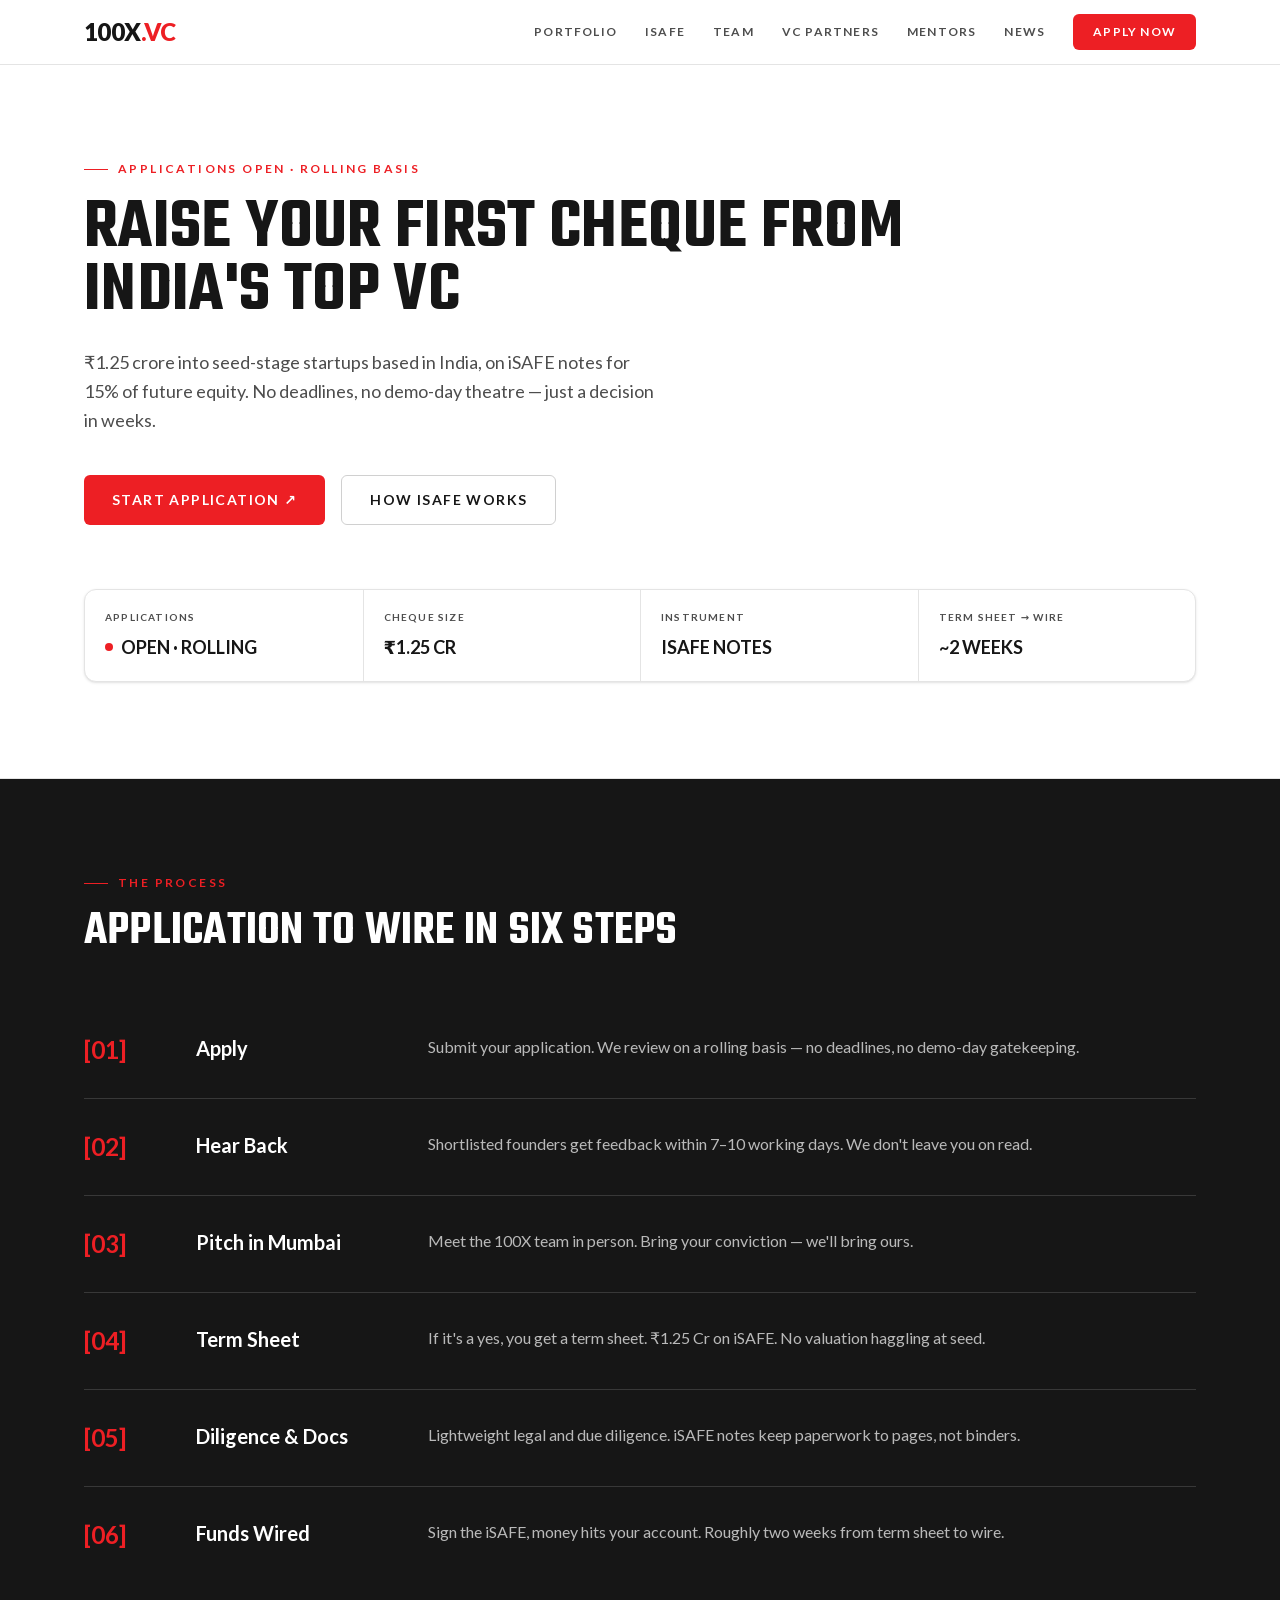
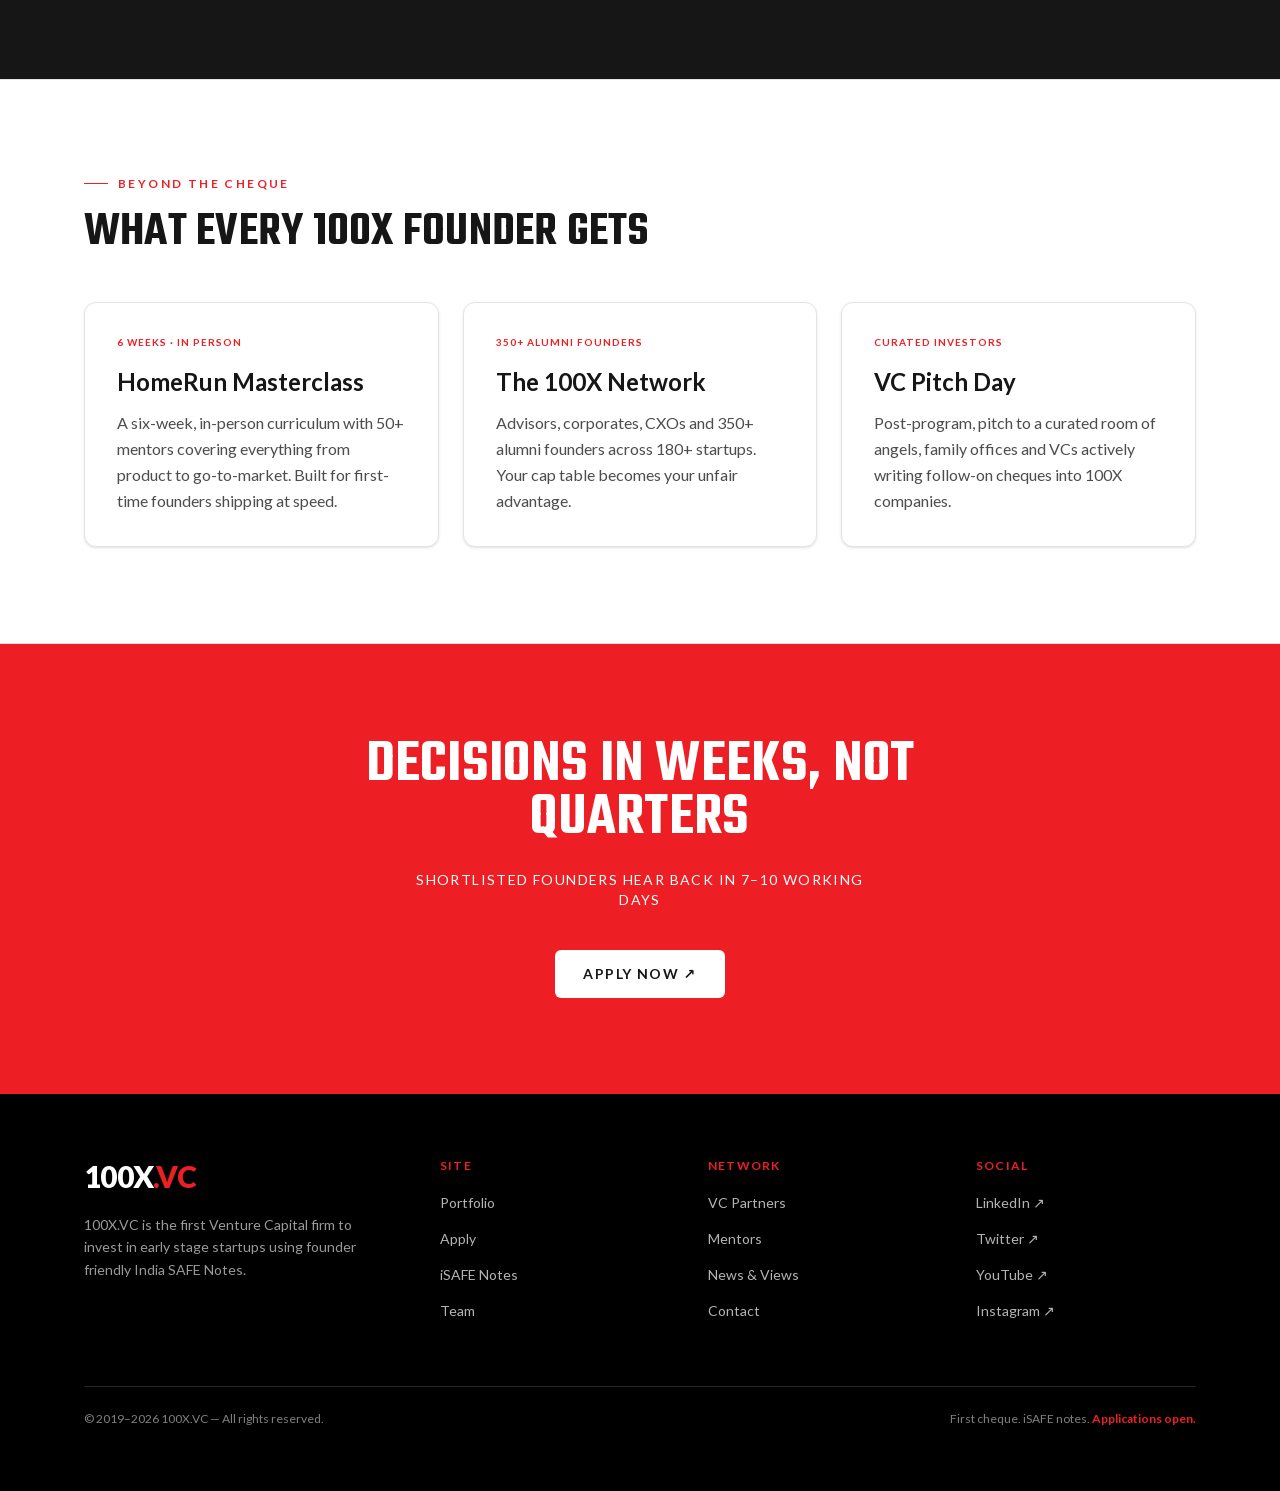
<file: apply.html>
<!DOCTYPE html><html lang="en" class="lato_9646d3ba-module__sfy99W__variable teko_4d5769fe-module__zebN0a__variable h-full antialiased"><head><meta charSet="utf-8"/><meta name="viewport" content="width=device-width, initial-scale=1"/><link rel="preload" href="/_next/static/media/345c85a432359eed-s.p.0zem_9y19rte6.woff2" as="font" crossorigin="" type="font/woff2"/><link rel="preload" href="/_next/static/media/8e451580e5e95631-s.p.27vw08z6_vw0m.woff2" as="font" crossorigin="" type="font/woff2"/><link rel="preload" href="/_next/static/media/9be384ea93fe3f49-s.p.0ig786lf0ff2-.woff2" as="font" crossorigin="" type="font/woff2"/><link rel="preload" href="/_next/static/media/b897c54bb211cfcd-s.p.44ggz8q6qt7y3.woff2" as="font" crossorigin="" type="font/woff2"/><link rel="stylesheet" href="/_next/static/chunks/0sb2a_fkciez_.css" data-precedence="next"/><link rel="preload" as="script" fetchPriority="low" href="/_next/static/chunks/0dhbjz-xsmu83.js"/><script src="/_next/static/chunks/1l-b_nohjwr9n.js" async=""></script><script src="/_next/static/chunks/0iec5q4ack_04.js" async=""></script><script src="/_next/static/chunks/3wupfh1jbs4tu.js" async=""></script><script src="/_next/static/chunks/turbopack-0n1_xunufzdo5.js" async=""></script><script src="/_next/static/chunks/2k2mzke93iz-l.js" async=""></script><script src="/_next/static/chunks/14mrh2-p_w84d.js" async=""></script><script src="/_next/static/chunks/43jzu2xfo3752.js" async=""></script><meta name="next-size-adjust" content=""/><title>Apply for Funding — 100X.VC</title><meta name="description" content="Raise your startup&#x27;s first cheque — ₹1.25 Cr on founder-friendly iSAFE notes. Applications reviewed on a rolling basis."/><meta property="og:title" content="100X.VC — First Cheque for India&#x27;s Moonshots"/><meta property="og:description" content="₹1.25 Cr first cheques on founder-friendly iSAFE notes. Funding Simplified. Mentoring Unlimited."/><meta property="og:type" content="website"/><meta name="twitter:card" content="summary"/><meta name="twitter:title" content="100X.VC — First Cheque for India&#x27;s Moonshots"/><meta name="twitter:description" content="₹1.25 Cr first cheques on founder-friendly iSAFE notes. Funding Simplified. Mentoring Unlimited."/><link rel="icon" href="/favicon.ico?favicon.2vob68tjqpejf.ico" sizes="256x256" type="image/x-icon"/><script src="/_next/static/chunks/0cz1d0mv5g_q7.js" noModule=""></script></head><body class="flex min-h-full flex-col"><div hidden=""><!--$--><!--/$--></div><script>document.documentElement.dataset.js='1'</script><header class="sticky top-0 z-50 border-b border-line bg-paper/90 backdrop-blur-md"><nav class="mx-auto flex h-16 max-w-6xl items-center justify-between px-5"><a class="text-2xl font-black tracking-tight" href="/">100X<span class="text-accent">.VC</span></a><div class="hidden items-center gap-7 lg:flex"><a class="navlink text-xs font-bold uppercase tracking-widest text-ink-soft transition-colors hover:text-ink" href="/portfolio">Portfolio</a><a class="navlink text-xs font-bold uppercase tracking-widest text-ink-soft transition-colors hover:text-ink" href="/isafe">iSAFE</a><a class="navlink text-xs font-bold uppercase tracking-widest text-ink-soft transition-colors hover:text-ink" href="/team">Team</a><a class="navlink text-xs font-bold uppercase tracking-widest text-ink-soft transition-colors hover:text-ink" href="/vc-partners">VC Partners</a><a class="navlink text-xs font-bold uppercase tracking-widest text-ink-soft transition-colors hover:text-ink" href="/mentors">Mentors</a><a class="navlink text-xs font-bold uppercase tracking-widest text-ink-soft transition-colors hover:text-ink" href="/news-and-views">News</a><a class="lift rounded-md bg-accent px-5 py-2.5 text-xs font-bold uppercase tracking-widest text-white hover:bg-hot" href="/apply">Apply Now</a></div><button aria-label="Open menu" aria-expanded="false" class="text-xs font-bold uppercase tracking-widest lg:hidden">Menu</button></nav></header><main class="flex-1"><section class="mx-auto max-w-6xl px-5 py-16 sm:py-24"><div class="rise"><p class="mb-5 flex items-center gap-2.5 text-xs font-bold uppercase tracking-[0.2em] text-accent"><span aria-hidden="true" class="h-px w-6 bg-accent"></span>Applications open · rolling basis</p></div><h1 class="rise display max-w-4xl text-5xl sm:text-7xl" style="animation-delay:0.1s">Raise your first cheque from India&#x27;s top VC</h1><p class="rise mt-6 max-w-xl text-lg leading-relaxed text-ink-soft" style="animation-delay:0.2s">₹1.25 crore into seed-stage startups based in India, on iSAFE notes for 15% of future equity. No deadlines, no demo-day theatre — just a decision in weeks.</p><div class="rise mt-10 flex flex-wrap gap-4" style="animation-delay:0.3s"><a href="https://form.jotform.com/100xvc/100xvc-startup-application" target="_blank" rel="noopener noreferrer" class="lift inline-flex items-center justify-center rounded-md px-7 py-3.5 text-sm font-bold uppercase tracking-widest bg-accent text-white hover:bg-hot">Start Application ↗</a><a class="lift inline-flex items-center justify-center rounded-md px-7 py-3.5 text-sm font-bold uppercase tracking-widest border border-ink/20 bg-transparent text-ink hover:border-ink hover:bg-ink hover:text-white" href="/isafe">How iSAFE works</a></div><div class="rise" style="animation-delay:0.4s"><div class="mt-16"><dl class="grid grid-cols-2 overflow-hidden rounded-xl border border-line bg-card shadow-sm md:grid-cols-4"><div class="p-4 sm:p-5   "><dt class="whitespace-nowrap text-[10px] font-bold uppercase tracking-[0.12em] text-ink-soft">Applications</dt><dd class="mt-2 flex items-center gap-2 text-[15px] font-bold uppercase sm:text-lg"><span aria-hidden="true" class="inline-block size-2 shrink-0 rounded-full bg-accent"></span>Open · Rolling</dd></div><div class="p-4 sm:p-5 border-l border-line  "><dt class="whitespace-nowrap text-[10px] font-bold uppercase tracking-[0.12em] text-ink-soft">Cheque Size</dt><dd class="mt-2 flex items-center gap-2 text-[15px] font-bold uppercase sm:text-lg">₹1.25 Cr</dd></div><div class="p-4 sm:p-5 border-l border-line max-md:border-t max-md:border-line max-md:border-l-0"><dt class="whitespace-nowrap text-[10px] font-bold uppercase tracking-[0.12em] text-ink-soft">Instrument</dt><dd class="mt-2 flex items-center gap-2 text-[15px] font-bold uppercase sm:text-lg">iSAFE Notes</dd></div><div class="p-4 sm:p-5 border-l border-line max-md:border-t max-md:border-line "><dt class="whitespace-nowrap text-[10px] font-bold uppercase tracking-[0.12em] text-ink-soft">Term Sheet → Wire</dt><dd class="mt-2 flex items-center gap-2 text-[15px] font-bold uppercase sm:text-lg">~2 Weeks</dd></div></dl></div></div></section><section class="border-y border-line bg-ink py-16 sm:py-24 text-paper"><div class="mx-auto max-w-6xl px-5"><div class="reveal  "><div class="mb-12"><p class="mb-5 flex items-center gap-2.5 text-xs font-bold uppercase tracking-[0.2em] text-accent"><span aria-hidden="true" class="h-px w-6 bg-accent"></span>The process</p><h2 class="display text-4xl sm:text-5xl text-paper">Application to wire in six steps</h2></div></div><ol class="relative space-y-0"><div class="reveal  "><li class="grid gap-4 py-8 sm:grid-cols-[80px_200px_1fr] sm:gap-8 "><p class="font-mono text-2xl font-bold text-accent">[<!-- -->01<!-- -->]</p><h3 class="text-xl font-bold">Apply</h3><p class="leading-relaxed text-paper/70">Submit your application. We review on a rolling basis — no deadlines, no demo-day gatekeeping.</p></li></div><div class="reveal  " style="transition-delay:80ms"><li class="grid gap-4 py-8 sm:grid-cols-[80px_200px_1fr] sm:gap-8 border-t border-paper/15"><p class="font-mono text-2xl font-bold text-accent">[<!-- -->02<!-- -->]</p><h3 class="text-xl font-bold">Hear Back</h3><p class="leading-relaxed text-paper/70">Shortlisted founders get feedback within 7–10 working days. We don&#x27;t leave you on read.</p></li></div><div class="reveal  "><li class="grid gap-4 py-8 sm:grid-cols-[80px_200px_1fr] sm:gap-8 border-t border-paper/15"><p class="font-mono text-2xl font-bold text-accent">[<!-- -->03<!-- -->]</p><h3 class="text-xl font-bold">Pitch in Mumbai</h3><p class="leading-relaxed text-paper/70">Meet the 100X team in person. Bring your conviction — we&#x27;ll bring ours.</p></li></div><div class="reveal  " style="transition-delay:80ms"><li class="grid gap-4 py-8 sm:grid-cols-[80px_200px_1fr] sm:gap-8 border-t border-paper/15"><p class="font-mono text-2xl font-bold text-accent">[<!-- -->04<!-- -->]</p><h3 class="text-xl font-bold">Term Sheet</h3><p class="leading-relaxed text-paper/70">If it&#x27;s a yes, you get a term sheet. ₹1.25 Cr on iSAFE. No valuation haggling at seed.</p></li></div><div class="reveal  "><li class="grid gap-4 py-8 sm:grid-cols-[80px_200px_1fr] sm:gap-8 border-t border-paper/15"><p class="font-mono text-2xl font-bold text-accent">[<!-- -->05<!-- -->]</p><h3 class="text-xl font-bold">Diligence &amp; Docs</h3><p class="leading-relaxed text-paper/70">Lightweight legal and due diligence. iSAFE notes keep paperwork to pages, not binders.</p></li></div><div class="reveal  " style="transition-delay:80ms"><li class="grid gap-4 py-8 sm:grid-cols-[80px_200px_1fr] sm:gap-8 border-t border-paper/15"><p class="font-mono text-2xl font-bold text-accent">[<!-- -->06<!-- -->]</p><h3 class="text-xl font-bold">Funds Wired</h3><p class="leading-relaxed text-paper/70">Sign the iSAFE, money hits your account. Roughly two weeks from term sheet to wire.</p></li></div></ol></div></section><section class="mx-auto max-w-6xl px-5 py-16 sm:py-24"><div class="reveal  "><div class="mb-12"><p class="mb-5 flex items-center gap-2.5 text-xs font-bold uppercase tracking-[0.2em] text-accent"><span aria-hidden="true" class="h-px w-6 bg-accent"></span>Beyond the cheque</p><h2 class="display text-4xl sm:text-5xl text-ink">What every 100X founder gets</h2></div></div><div class="grid gap-6 md:grid-cols-3"><div class="reveal  h-full"><div class="lift bracket-parent flex h-full flex-col rounded-xl border border-line bg-card shadow-sm p-8"><i aria-hidden="true" class="bk bk-tl"></i><i aria-hidden="true" class="bk bk-tr"></i><i aria-hidden="true" class="bk bk-bl"></i><i aria-hidden="true" class="bk bk-br"></i><p class="font-mono text-[10px] font-bold uppercase tracking-widest text-accent">6 WEEKS · IN PERSON</p><h3 class="mt-4 text-2xl font-bold">HomeRun Masterclass</h3><p class="mt-3 flex-1 leading-relaxed text-ink-soft">A six-week, in-person curriculum with 50+ mentors covering everything from product to go-to-market. Built for first-time founders shipping at speed.</p></div></div><div class="reveal  h-full" style="transition-delay:90ms"><div class="lift bracket-parent flex h-full flex-col rounded-xl border border-line bg-card shadow-sm p-8"><i aria-hidden="true" class="bk bk-tl"></i><i aria-hidden="true" class="bk bk-tr"></i><i aria-hidden="true" class="bk bk-bl"></i><i aria-hidden="true" class="bk bk-br"></i><p class="font-mono text-[10px] font-bold uppercase tracking-widest text-accent">350+ ALUMNI FOUNDERS</p><h3 class="mt-4 text-2xl font-bold">The 100X Network</h3><p class="mt-3 flex-1 leading-relaxed text-ink-soft">Advisors, corporates, CXOs and 350+ alumni founders across 180+ startups. Your cap table becomes your unfair advantage.</p></div></div><div class="reveal  h-full" style="transition-delay:180ms"><div class="lift bracket-parent flex h-full flex-col rounded-xl border border-line bg-card shadow-sm p-8"><i aria-hidden="true" class="bk bk-tl"></i><i aria-hidden="true" class="bk bk-tr"></i><i aria-hidden="true" class="bk bk-bl"></i><i aria-hidden="true" class="bk bk-br"></i><p class="font-mono text-[10px] font-bold uppercase tracking-widest text-accent">CURATED INVESTORS</p><h3 class="mt-4 text-2xl font-bold">VC Pitch Day</h3><p class="mt-3 flex-1 leading-relaxed text-ink-soft">Post-program, pitch to a curated room of angels, family offices and VCs actively writing follow-on cheques into 100X companies.</p></div></div></div></section><section class="border-t border-line bg-accent py-16 sm:py-24 text-white"><div class="mx-auto max-w-6xl px-5 text-center"><div class="reveal  "><h2 class="display mx-auto max-w-2xl text-5xl sm:text-6xl">Decisions in weeks, not quarters</h2><p class="mx-auto mt-6 max-w-md font-mono text-sm uppercase tracking-widest">Shortlisted founders hear back in 7–10 working days</p><div class="mt-10"><a href="https://form.jotform.com/100xvc/100xvc-startup-application" target="_blank" rel="noopener noreferrer" class="lift inline-flex items-center justify-center rounded-md px-7 py-3.5 text-sm font-bold uppercase tracking-widest bg-white text-ink hover:bg-accent hover:text-white">Apply Now ↗</a></div></div></div></section><!--$--><!--/$--></main><footer class="bg-black text-paper"><div class="mx-auto max-w-6xl px-5 py-16"><div class="grid gap-12 md:grid-cols-[1.4fr_1fr_1fr_1fr]"><div><p class="mb-5 text-3xl font-black tracking-tight">100X<span class="text-accent">.VC</span></p><p class="max-w-xs text-sm leading-relaxed text-paper/60">100X.VC is the first Venture Capital firm to invest in early stage startups using founder friendly India SAFE Notes.</p></div><div><p class="mb-4 text-xs font-bold uppercase tracking-widest text-accent">Site</p><ul class="space-y-3"><li><a class="text-sm text-paper/70 transition-colors hover:text-paper" href="/portfolio">Portfolio</a></li><li><a class="text-sm text-paper/70 transition-colors hover:text-paper" href="/apply">Apply</a></li><li><a class="text-sm text-paper/70 transition-colors hover:text-paper" href="/isafe">iSAFE Notes</a></li><li><a class="text-sm text-paper/70 transition-colors hover:text-paper" href="/team">Team</a></li></ul></div><div><p class="mb-4 text-xs font-bold uppercase tracking-widest text-accent">Network</p><ul class="space-y-3"><li><a class="text-sm text-paper/70 transition-colors hover:text-paper" href="/vc-partners">VC Partners</a></li><li><a class="text-sm text-paper/70 transition-colors hover:text-paper" href="/mentors">Mentors</a></li><li><a class="text-sm text-paper/70 transition-colors hover:text-paper" href="/news-and-views">News &amp; Views</a></li><li><a class="text-sm text-paper/70 transition-colors hover:text-paper" href="/contact">Contact</a></li></ul></div><div><p class="mb-4 text-xs font-bold uppercase tracking-widest text-accent">Social</p><ul class="space-y-3"><li><a href="https://www.linkedin.com/company/100x-vc/" target="_blank" rel="noopener noreferrer" class="text-sm text-paper/70 transition-colors hover:text-paper">LinkedIn<!-- --> ↗</a></li><li><a href="https://twitter.com/100X_VC" target="_blank" rel="noopener noreferrer" class="text-sm text-paper/70 transition-colors hover:text-paper">Twitter<!-- --> ↗</a></li><li><a href="https://www.youtube.com/100XVC" target="_blank" rel="noopener noreferrer" class="text-sm text-paper/70 transition-colors hover:text-paper">YouTube<!-- --> ↗</a></li><li><a href="https://www.instagram.com/100X.VC/" target="_blank" rel="noopener noreferrer" class="text-sm text-paper/70 transition-colors hover:text-paper">Instagram<!-- --> ↗</a></li></ul></div></div><div class="mt-16 flex flex-col gap-3 border-t border-paper/15 pt-6 text-xs text-paper/50 sm:flex-row sm:items-center sm:justify-between"><p>© 2019–2026 100X.VC — All rights reserved.</p><p>First cheque. iSAFE notes.<!-- --> <span class="font-bold text-accent">Applications open.</span></p></div></div></footer><script src="/_next/static/chunks/0dhbjz-xsmu83.js" id="_R_" async=""></script><script>(self.__next_f=self.__next_f||[]).push([0])</script><script>self.__next_f.push([1,"1:\"$Sreact.fragment\"\n2:I[42724,[\"/_next/static/chunks/2k2mzke93iz-l.js\",\"/_next/static/chunks/14mrh2-p_w84d.js\"],\"default\"]\n3:I[39756,[\"/_next/static/chunks/2k2mzke93iz-l.js\",\"/_next/static/chunks/14mrh2-p_w84d.js\"],\"default\"]\n4:I[37457,[\"/_next/static/chunks/2k2mzke93iz-l.js\",\"/_next/static/chunks/14mrh2-p_w84d.js\"],\"default\"]\n5:I[22016,[\"/_next/static/chunks/2k2mzke93iz-l.js\",\"/_next/static/chunks/14mrh2-p_w84d.js\",\"/_next/static/chunks/43jzu2xfo3752.js\"],\"\"]\nd:I[68027,[\"/_next/static/chunks/2k2mzke93iz-l.js\",\"/_next/static/chunks/14mrh2-p_w84d.js\"],\"default\",1]\n:HL[\"/_next/static/chunks/0sb2a_fkciez_.css\",\"style\"]\n:HL[\"/_next/static/media/345c85a432359eed-s.p.0zem_9y19rte6.woff2\",\"font\",{\"crossOrigin\":\"\",\"type\":\"font/woff2\"}]\n:HL[\"/_next/static/media/8e451580e5e95631-s.p.27vw08z6_vw0m.woff2\",\"font\",{\"crossOrigin\":\"\",\"type\":\"font/woff2\"}]\n:HL[\"/_next/static/media/9be384ea93fe3f49-s.p.0ig786lf0ff2-.woff2\",\"font\",{\"crossOrigin\":\"\",\"type\":\"font/woff2\"}]\n:HL[\"/_next/static/media/b897c54bb211cfcd-s.p.44ggz8q6qt7y3.woff2\",\"font\",{\"crossOrigin\":\"\",\"type\":\"font/woff2\"}]\n"])</script><script>self.__next_f.push([1,"0:{\"P\":null,\"c\":[\"\",\"apply\"],\"q\":\"\",\"i\":false,\"f\":[[[\"\",{\"children\":[\"apply\",{\"children\":[\"__PAGE__\",{}]}]},\"$undefined\",\"$undefined\",16],[[\"$\",\"$1\",\"c\",{\"children\":[[[\"$\",\"link\",\"0\",{\"rel\":\"stylesheet\",\"href\":\"/_next/static/chunks/0sb2a_fkciez_.css\",\"precedence\":\"next\",\"crossOrigin\":\"$undefined\",\"nonce\":\"$undefined\"}],[\"$\",\"script\",\"script-0\",{\"src\":\"/_next/static/chunks/2k2mzke93iz-l.js\",\"async\":true,\"nonce\":\"$undefined\"}],[\"$\",\"script\",\"script-1\",{\"src\":\"/_next/static/chunks/14mrh2-p_w84d.js\",\"async\":true,\"nonce\":\"$undefined\"}]],[\"$\",\"html\",null,{\"lang\":\"en\",\"suppressHydrationWarning\":true,\"className\":\"lato_9646d3ba-module__sfy99W__variable teko_4d5769fe-module__zebN0a__variable h-full antialiased\",\"children\":[\"$\",\"body\",null,{\"className\":\"flex min-h-full flex-col\",\"children\":[[\"$\",\"script\",null,{\"dangerouslySetInnerHTML\":{\"__html\":\"document.documentElement.dataset.js='1'\"}}],[\"$\",\"$L2\",null,{}],[\"$\",\"main\",null,{\"className\":\"flex-1\",\"children\":[\"$\",\"$L3\",null,{\"parallelRouterKey\":\"children\",\"error\":\"$undefined\",\"errorStyles\":\"$undefined\",\"errorScripts\":\"$undefined\",\"template\":[\"$\",\"$L4\",null,{}],\"templateStyles\":\"$undefined\",\"templateScripts\":\"$undefined\",\"notFound\":[[\"$\",\"section\",null,{\"className\":\"mx-auto flex max-w-6xl flex-col items-start px-5 py-32\",\"children\":[[\"$\",\"p\",null,{\"className\":\"font-mono text-xs font-bold uppercase tracking-[0.2em] text-accent\",\"children\":\"// Error 404\"}],[\"$\",\"h1\",null,{\"className\":\"display mt-4 text-6xl sm:text-8xl\",\"children\":\"Not in the portfolio\"}],[\"$\",\"p\",null,{\"className\":\"mt-6 max-w-md text-lg text-ink-soft\",\"children\":\"This page either never raised, or it pivoted. Either way — nothing to see here.\"}],[\"$\",\"div\",null,{\"className\":\"mt-10 flex gap-4\",\"children\":[[\"$\",\"$L5\",null,{\"href\":\"/\",\"className\":\"lift inline-flex items-center justify-center rounded-md px-7 py-3.5 text-sm font-bold uppercase tracking-widest bg-accent text-white hover:bg-hot\",\"children\":\"Back home\"}],[\"$\",\"$L5\",null,{\"href\":\"/portfolio\",\"className\":\"lift inline-flex items-center justify-center rounded-md px-7 py-3.5 text-sm font-bold uppercase tracking-widest border border-ink/20 bg-transparent text-ink hover:border-ink hover:bg-ink hover:text-white\",\"children\":\"Real portfolio →\"}]]}]]}],[]],\"forbidden\":\"$undefined\",\"unauthorized\":\"$undefined\"}]}],[\"$\",\"footer\",null,{\"className\":\"bg-black text-paper\",\"children\":[\"$\",\"div\",null,{\"className\":\"mx-auto max-w-6xl px-5 py-16\",\"children\":[[\"$\",\"div\",null,{\"className\":\"grid gap-12 md:grid-cols-[1.4fr_1fr_1fr_1fr]\",\"children\":[[\"$\",\"div\",null,{\"children\":[[\"$\",\"p\",null,{\"className\":\"mb-5 text-3xl font-black tracking-tight\",\"children\":[\"100X\",[\"$\",\"span\",null,{\"className\":\"text-accent\",\"children\":\".VC\"}]]}],[\"$\",\"p\",null,{\"className\":\"max-w-xs text-sm leading-relaxed text-paper/60\",\"children\":\"100X.VC is the first Venture Capital firm to invest in early stage startups using founder friendly India SAFE Notes.\"}]]}],[\"$\",\"div\",null,{\"children\":[[\"$\",\"p\",null,{\"className\":\"mb-4 text-xs font-bold uppercase tracking-widest text-accent\",\"children\":\"Site\"}],[\"$\",\"ul\",null,{\"className\":\"space-y-3\",\"children\":[[\"$\",\"li\",\"/portfolio\",{\"children\":[\"$\",\"$L5\",null,{\"href\":\"/portfolio\",\"className\":\"text-sm text-paper/70 transition-colors hover:text-paper\",\"children\":\"Portfolio\"}]}],[\"$\",\"li\",\"/apply\",{\"children\":[\"$\",\"$L5\",null,{\"href\":\"/apply\",\"className\":\"text-sm text-paper/70 transition-colors hover:text-paper\",\"children\":\"Apply\"}]}],[\"$\",\"li\",\"/isafe\",{\"children\":[\"$\",\"$L5\",null,{\"href\":\"/isafe\",\"className\":\"text-sm text-paper/70 transition-colors hover:text-paper\",\"children\":\"iSAFE Notes\"}]}],[\"$\",\"li\",\"/team\",{\"children\":[\"$\",\"$L5\",null,{\"href\":\"/team\",\"className\":\"text-sm text-paper/70 transition-colors hover:text-paper\",\"children\":\"Team\"}]}]]}]]}],[\"$\",\"div\",null,{\"children\":[[\"$\",\"p\",null,{\"className\":\"mb-4 text-xs font-bold uppercase tracking-widest text-accent\",\"children\":\"Network\"}],[\"$\",\"ul\",null,{\"className\":\"space-y-3\",\"children\":[[\"$\",\"li\",\"/vc-partners\",{\"children\":[\"$\",\"$L5\",null,{\"href\":\"/vc-partners\",\"className\":\"text-sm text-paper/70 transition-colors hover:text-paper\",\"children\":\"VC Partners\"}]}],[\"$\",\"li\",\"/mentors\",{\"children\":[\"$\",\"$L5\",null,{\"href\":\"/mentors\",\"className\":\"text-sm text-paper/70 transition-colors hover:text-paper\",\"children\":\"Mentors\"}]}],[\"$\",\"li\",\"/news-and-views\",{\"children\":[\"$\",\"$L5\",null,{\"href\":\"/news-and-views\",\"className\":\"text-sm text-paper/70 transition-colors hover:text-paper\",\"children\":\"News \u0026 Views\"}]}],\"$L6\"]}]]}],\"$L7\"]}],\"$L8\"]}]}]]}]}]]}],{\"children\":[\"$L9\",{\"children\":[\"$La\",{},null,false,null]},null,false,\"$@b\"]},null,false,null],\"$Lc\",false]],\"m\":\"$undefined\",\"G\":[\"$d\",[\"$Le\"]],\"S\":true,\"h\":null,\"s\":\"$undefined\",\"l\":\"$undefined\",\"p\":\"$undefined\",\"d\":\"$undefined\",\"b\":\"Z_dfCVxgY39ksuKqHTsz9\"}\n"])</script><script>self.__next_f.push([1,"f:I[24203,[\"/_next/static/chunks/2k2mzke93iz-l.js\",\"/_next/static/chunks/14mrh2-p_w84d.js\",\"/_next/static/chunks/43jzu2xfo3752.js\"],\"Reveal\"]\n16:I[97367,[\"/_next/static/chunks/2k2mzke93iz-l.js\",\"/_next/static/chunks/14mrh2-p_w84d.js\"],\"ViewportBoundary\"]\n18:I[97367,[\"/_next/static/chunks/2k2mzke93iz-l.js\",\"/_next/static/chunks/14mrh2-p_w84d.js\"],\"MetadataBoundary\"]\n19:\"$Sreact.suspense\"\n6:[\"$\",\"li\",\"/contact\",{\"children\":[\"$\",\"$L5\",null,{\"href\":\"/contact\",\"className\":\"text-sm text-paper/70 transition-colors hover:text-paper\",\"children\":\"Contact\"}]}]\n7:[\"$\",\"div\",null,{\"children\":[[\"$\",\"p\",null,{\"className\":\"mb-4 text-xs font-bold uppercase tracking-widest text-accent\",\"children\":\"Social\"}],[\"$\",\"ul\",null,{\"className\":\"space-y-3\",\"children\":[[\"$\",\"li\",\"LinkedIn\",{\"children\":[\"$\",\"a\",null,{\"href\":\"https://www.linkedin.com/company/100x-vc/\",\"target\":\"_blank\",\"rel\":\"noopener noreferrer\",\"className\":\"text-sm text-paper/70 transition-colors hover:text-paper\",\"children\":[\"LinkedIn\",\" ↗\"]}]}],[\"$\",\"li\",\"Twitter\",{\"children\":[\"$\",\"a\",null,{\"href\":\"https://twitter.com/100X_VC\",\"target\":\"_blank\",\"rel\":\"noopener noreferrer\",\"className\":\"text-sm text-paper/70 transition-colors hover:text-paper\",\"children\":[\"Twitter\",\" ↗\"]}]}],[\"$\",\"li\",\"YouTube\",{\"children\":[\"$\",\"a\",null,{\"href\":\"https://www.youtube.com/100XVC\",\"target\":\"_blank\",\"rel\":\"noopener noreferrer\",\"className\":\"text-sm text-paper/70 transition-colors hover:text-paper\",\"children\":[\"YouTube\",\" ↗\"]}]}],[\"$\",\"li\",\"Instagram\",{\"children\":[\"$\",\"a\",null,{\"href\":\"https://www.instagram.com/100X.VC/\",\"target\":\"_blank\",\"rel\":\"noopener noreferrer\",\"className\":\"text-sm text-paper/70 transition-colors hover:text-paper\",\"children\":[\"Instagram\",\" ↗\"]}]}]]}]]}]\n8:[\"$\",\"div\",null,{\"className\":\"mt-16 flex flex-col gap-3 border-t border-paper/15 pt-6 text-xs text-paper/50 sm:flex-row sm:items-center sm:justify-between\",\"children\":[[\"$\",\"p\",null,{\"children\":\"© 2019–2026 100X.VC — All rights reserved.\"}],[\"$\",\"p\",null,{\"children\":[\"First cheque. iSAFE notes.\",\" \",[\"$\",\"span\",null,{\"className\":\"font-bold text-accent\",\"children\":\"Applications open.\"}]]}]]}]\n9:[\"$\",\"$1\",\"c\",{\"children\":[null,[\"$\",\"$L3\",null,{\"parallelRouterKey\":\"children\",\"error\":\"$undefined\",\"errorStyles\":\"$undefined\",\"errorScripts\":\"$undefined\",\"template\":[\"$\",\"$L4\",null,{}],\"templateStyles\":\"$undefined\",\"templateScripts\":\"$undefined\",\"notFound\":\"$undefined\",\"forbidden\":\"$undefined\",\"unauthorized\":\"$undefined\"}]]}]\n"])</script><script>self.__next_f.push([1,"a:[\"$\",\"$1\",\"c\",{\"children\":[[[\"$\",\"section\",null,{\"className\":\"mx-auto max-w-6xl px-5 py-16 sm:py-24\",\"children\":[[\"$\",\"div\",null,{\"className\":\"rise\",\"children\":[\"$\",\"p\",null,{\"className\":\"mb-5 flex items-center gap-2.5 text-xs font-bold uppercase tracking-[0.2em] text-accent\",\"children\":[[\"$\",\"span\",null,{\"aria-hidden\":\"true\",\"className\":\"h-px w-6 bg-accent\"}],\"Applications open · rolling basis\"]}]}],[\"$\",\"h1\",null,{\"className\":\"rise display max-w-4xl text-5xl sm:text-7xl\",\"style\":{\"animationDelay\":\"0.1s\"},\"children\":\"Raise your first cheque from India's top VC\"}],[\"$\",\"p\",null,{\"className\":\"rise mt-6 max-w-xl text-lg leading-relaxed text-ink-soft\",\"style\":{\"animationDelay\":\"0.2s\"},\"children\":\"₹1.25 crore into seed-stage startups based in India, on iSAFE notes for 15% of future equity. No deadlines, no demo-day theatre — just a decision in weeks.\"}],[\"$\",\"div\",null,{\"className\":\"rise mt-10 flex flex-wrap gap-4\",\"style\":{\"animationDelay\":\"0.3s\"},\"children\":[[\"$\",\"a\",null,{\"href\":\"https://form.jotform.com/100xvc/100xvc-startup-application\",\"target\":\"_blank\",\"rel\":\"noopener noreferrer\",\"className\":\"lift inline-flex items-center justify-center rounded-md px-7 py-3.5 text-sm font-bold uppercase tracking-widest bg-accent text-white hover:bg-hot\",\"children\":\"Start Application ↗\"}],[\"$\",\"$L5\",null,{\"href\":\"/isafe\",\"className\":\"lift inline-flex items-center justify-center rounded-md px-7 py-3.5 text-sm font-bold uppercase tracking-widest border border-ink/20 bg-transparent text-ink hover:border-ink hover:bg-ink hover:text-white\",\"children\":\"How iSAFE works\"}]]}],[\"$\",\"div\",null,{\"className\":\"rise\",\"style\":{\"animationDelay\":\"0.4s\"},\"children\":[\"$\",\"div\",null,{\"className\":\"mt-16\",\"children\":[\"$\",\"dl\",null,{\"className\":\"grid grid-cols-2 overflow-hidden rounded-xl border border-line bg-card shadow-sm md:grid-cols-4\",\"children\":[[\"$\",\"div\",\"Applications\",{\"className\":\"p-4 sm:p-5   \",\"children\":[[\"$\",\"dt\",null,{\"className\":\"whitespace-nowrap text-[10px] font-bold uppercase tracking-[0.12em] text-ink-soft\",\"children\":\"Applications\"}],[\"$\",\"dd\",null,{\"className\":\"mt-2 flex items-center gap-2 text-[15px] font-bold uppercase sm:text-lg\",\"children\":[[\"$\",\"span\",null,{\"aria-hidden\":\"true\",\"className\":\"inline-block size-2 shrink-0 rounded-full bg-accent\"}],\"Open · Rolling\"]}]]}],[\"$\",\"div\",\"Cheque Size\",{\"className\":\"p-4 sm:p-5 border-l border-line  \",\"children\":[[\"$\",\"dt\",null,{\"className\":\"whitespace-nowrap text-[10px] font-bold uppercase tracking-[0.12em] text-ink-soft\",\"children\":\"Cheque Size\"}],[\"$\",\"dd\",null,{\"className\":\"mt-2 flex items-center gap-2 text-[15px] font-bold uppercase sm:text-lg\",\"children\":[\"$undefined\",\"₹1.25 Cr\"]}]]}],[\"$\",\"div\",\"Instrument\",{\"className\":\"p-4 sm:p-5 border-l border-line max-md:border-t max-md:border-line max-md:border-l-0\",\"children\":[[\"$\",\"dt\",null,{\"className\":\"whitespace-nowrap text-[10px] font-bold uppercase tracking-[0.12em] text-ink-soft\",\"children\":\"Instrument\"}],[\"$\",\"dd\",null,{\"className\":\"mt-2 flex items-center gap-2 text-[15px] font-bold uppercase sm:text-lg\",\"children\":[\"$undefined\",\"iSAFE Notes\"]}]]}],[\"$\",\"div\",\"Term Sheet → Wire\",{\"className\":\"p-4 sm:p-5 border-l border-line max-md:border-t max-md:border-line \",\"children\":[[\"$\",\"dt\",null,{\"className\":\"whitespace-nowrap text-[10px] font-bold uppercase tracking-[0.12em] text-ink-soft\",\"children\":\"Term Sheet → Wire\"}],[\"$\",\"dd\",null,{\"className\":\"mt-2 flex items-center gap-2 text-[15px] font-bold uppercase sm:text-lg\",\"children\":[\"$undefined\",\"~2 Weeks\"]}]]}]]}]}]}]]}],[\"$\",\"section\",null,{\"className\":\"border-y border-line bg-ink py-16 sm:py-24 text-paper\",\"children\":[\"$\",\"div\",null,{\"className\":\"mx-auto max-w-6xl px-5\",\"children\":[[\"$\",\"$Lf\",null,{\"children\":[\"$\",\"div\",null,{\"className\":\"mb-12\",\"children\":[[\"$\",\"p\",null,{\"className\":\"mb-5 flex items-center gap-2.5 text-xs font-bold uppercase tracking-[0.2em] text-accent\",\"children\":[[\"$\",\"span\",null,{\"aria-hidden\":\"true\",\"className\":\"h-px w-6 bg-accent\"}],\"The process\"]}],[\"$\",\"h2\",null,{\"className\":\"display text-4xl sm:text-5xl text-paper\",\"children\":\"Application to wire in six steps\"}]]}]}],\"$L10\"]}]}],\"$L11\",\"$L12\"],[\"$L13\"],\"$L14\"]}]\n"])</script><script>self.__next_f.push([1,"15:[]\nb:\"$W15\"\nc:[\"$\",\"$1\",\"h\",{\"children\":[null,[\"$\",\"$L16\",null,{\"children\":\"$L17\"}],[\"$\",\"div\",null,{\"hidden\":true,\"children\":[\"$\",\"$L18\",null,{\"children\":[\"$\",\"$19\",null,{\"name\":\"Next.Metadata\",\"children\":\"$L1a\"}]}]}],[\"$\",\"meta\",null,{\"name\":\"next-size-adjust\",\"content\":\"\"}]]}]\ne:[\"$\",\"link\",\"0\",{\"rel\":\"stylesheet\",\"href\":\"/_next/static/chunks/0sb2a_fkciez_.css\",\"precedence\":\"next\",\"crossOrigin\":\"$undefined\",\"nonce\":\"$undefined\"}]\n"])</script><script>self.__next_f.push([1,"1b:I[97367,[\"/_next/static/chunks/2k2mzke93iz-l.js\",\"/_next/static/chunks/14mrh2-p_w84d.js\"],\"OutletBoundary\"]\n"])</script><script>self.__next_f.push([1,"10:[\"$\",\"ol\",null,{\"className\":\"relative space-y-0\",\"children\":[[\"$\",\"$Lf\",\"01\",{\"delay\":0,\"children\":[\"$\",\"li\",null,{\"className\":\"grid gap-4 py-8 sm:grid-cols-[80px_200px_1fr] sm:gap-8 \",\"children\":[[\"$\",\"p\",null,{\"className\":\"font-mono text-2xl font-bold text-accent\",\"children\":[\"[\",\"01\",\"]\"]}],[\"$\",\"h3\",null,{\"className\":\"text-xl font-bold\",\"children\":\"Apply\"}],[\"$\",\"p\",null,{\"className\":\"leading-relaxed text-paper/70\",\"children\":\"Submit your application. We review on a rolling basis — no deadlines, no demo-day gatekeeping.\"}]]}]}],[\"$\",\"$Lf\",\"02\",{\"delay\":80,\"children\":[\"$\",\"li\",null,{\"className\":\"grid gap-4 py-8 sm:grid-cols-[80px_200px_1fr] sm:gap-8 border-t border-paper/15\",\"children\":[[\"$\",\"p\",null,{\"className\":\"font-mono text-2xl font-bold text-accent\",\"children\":[\"[\",\"02\",\"]\"]}],[\"$\",\"h3\",null,{\"className\":\"text-xl font-bold\",\"children\":\"Hear Back\"}],[\"$\",\"p\",null,{\"className\":\"leading-relaxed text-paper/70\",\"children\":\"Shortlisted founders get feedback within 7–10 working days. We don't leave you on read.\"}]]}]}],[\"$\",\"$Lf\",\"03\",{\"delay\":0,\"children\":[\"$\",\"li\",null,{\"className\":\"grid gap-4 py-8 sm:grid-cols-[80px_200px_1fr] sm:gap-8 border-t border-paper/15\",\"children\":[[\"$\",\"p\",null,{\"className\":\"font-mono text-2xl font-bold text-accent\",\"children\":[\"[\",\"03\",\"]\"]}],[\"$\",\"h3\",null,{\"className\":\"text-xl font-bold\",\"children\":\"Pitch in Mumbai\"}],[\"$\",\"p\",null,{\"className\":\"leading-relaxed text-paper/70\",\"children\":\"Meet the 100X team in person. Bring your conviction — we'll bring ours.\"}]]}]}],[\"$\",\"$Lf\",\"04\",{\"delay\":80,\"children\":[\"$\",\"li\",null,{\"className\":\"grid gap-4 py-8 sm:grid-cols-[80px_200px_1fr] sm:gap-8 border-t border-paper/15\",\"children\":[[\"$\",\"p\",null,{\"className\":\"font-mono text-2xl font-bold text-accent\",\"children\":[\"[\",\"04\",\"]\"]}],[\"$\",\"h3\",null,{\"className\":\"text-xl font-bold\",\"children\":\"Term Sheet\"}],[\"$\",\"p\",null,{\"className\":\"leading-relaxed text-paper/70\",\"children\":\"If it's a yes, you get a term sheet. ₹1.25 Cr on iSAFE. No valuation haggling at seed.\"}]]}]}],[\"$\",\"$Lf\",\"05\",{\"delay\":0,\"children\":[\"$\",\"li\",null,{\"className\":\"grid gap-4 py-8 sm:grid-cols-[80px_200px_1fr] sm:gap-8 border-t border-paper/15\",\"children\":[[\"$\",\"p\",null,{\"className\":\"font-mono text-2xl font-bold text-accent\",\"children\":[\"[\",\"05\",\"]\"]}],[\"$\",\"h3\",null,{\"className\":\"text-xl font-bold\",\"children\":\"Diligence \u0026 Docs\"}],[\"$\",\"p\",null,{\"className\":\"leading-relaxed text-paper/70\",\"children\":\"Lightweight legal and due diligence. iSAFE notes keep paperwork to pages, not binders.\"}]]}]}],[\"$\",\"$Lf\",\"06\",{\"delay\":80,\"children\":[\"$\",\"li\",null,{\"className\":\"grid gap-4 py-8 sm:grid-cols-[80px_200px_1fr] sm:gap-8 border-t border-paper/15\",\"children\":[[\"$\",\"p\",null,{\"className\":\"font-mono text-2xl font-bold text-accent\",\"children\":[\"[\",\"06\",\"]\"]}],[\"$\",\"h3\",null,{\"className\":\"text-xl font-bold\",\"children\":\"Funds Wired\"}],[\"$\",\"p\",null,{\"className\":\"leading-relaxed text-paper/70\",\"children\":\"Sign the iSAFE, money hits your account. Roughly two weeks from term sheet to wire.\"}]]}]}]]}]\n"])</script><script>self.__next_f.push([1,"11:[\"$\",\"section\",null,{\"className\":\"mx-auto max-w-6xl px-5 py-16 sm:py-24\",\"children\":[[\"$\",\"$Lf\",null,{\"children\":[\"$\",\"div\",null,{\"className\":\"mb-12\",\"children\":[[\"$\",\"p\",null,{\"className\":\"mb-5 flex items-center gap-2.5 text-xs font-bold uppercase tracking-[0.2em] text-accent\",\"children\":[[\"$\",\"span\",null,{\"aria-hidden\":\"true\",\"className\":\"h-px w-6 bg-accent\"}],\"Beyond the cheque\"]}],[\"$\",\"h2\",null,{\"className\":\"display text-4xl sm:text-5xl text-ink\",\"children\":\"What every 100X founder gets\"}]]}]}],[\"$\",\"div\",null,{\"className\":\"grid gap-6 md:grid-cols-3\",\"children\":[[\"$\",\"$Lf\",\"HomeRun Masterclass\",{\"delay\":0,\"className\":\"h-full\",\"children\":[\"$\",\"div\",null,{\"className\":\"lift bracket-parent flex h-full flex-col rounded-xl border border-line bg-card shadow-sm p-8\",\"children\":[[[\"$\",\"i\",null,{\"aria-hidden\":\"true\",\"className\":\"bk bk-tl\"}],[\"$\",\"i\",null,{\"aria-hidden\":\"true\",\"className\":\"bk bk-tr\"}],[\"$\",\"i\",null,{\"aria-hidden\":\"true\",\"className\":\"bk bk-bl\"}],[\"$\",\"i\",null,{\"aria-hidden\":\"true\",\"className\":\"bk bk-br\"}]],[\"$\",\"p\",null,{\"className\":\"font-mono text-[10px] font-bold uppercase tracking-widest text-accent\",\"children\":\"6 WEEKS · IN PERSON\"}],[\"$\",\"h3\",null,{\"className\":\"mt-4 text-2xl font-bold\",\"children\":\"HomeRun Masterclass\"}],[\"$\",\"p\",null,{\"className\":\"mt-3 flex-1 leading-relaxed text-ink-soft\",\"children\":\"A six-week, in-person curriculum with 50+ mentors covering everything from product to go-to-market. Built for first-time founders shipping at speed.\"}]]}]}],[\"$\",\"$Lf\",\"The 100X Network\",{\"delay\":90,\"className\":\"h-full\",\"children\":[\"$\",\"div\",null,{\"className\":\"lift bracket-parent flex h-full flex-col rounded-xl border border-line bg-card shadow-sm p-8\",\"children\":[[[\"$\",\"i\",null,{\"aria-hidden\":\"true\",\"className\":\"bk bk-tl\"}],[\"$\",\"i\",null,{\"aria-hidden\":\"true\",\"className\":\"bk bk-tr\"}],[\"$\",\"i\",null,{\"aria-hidden\":\"true\",\"className\":\"bk bk-bl\"}],[\"$\",\"i\",null,{\"aria-hidden\":\"true\",\"className\":\"bk bk-br\"}]],[\"$\",\"p\",null,{\"className\":\"font-mono text-[10px] font-bold uppercase tracking-widest text-accent\",\"children\":\"350+ ALUMNI FOUNDERS\"}],[\"$\",\"h3\",null,{\"className\":\"mt-4 text-2xl font-bold\",\"children\":\"The 100X Network\"}],[\"$\",\"p\",null,{\"className\":\"mt-3 flex-1 leading-relaxed text-ink-soft\",\"children\":\"Advisors, corporates, CXOs and 350+ alumni founders across 180+ startups. Your cap table becomes your unfair advantage.\"}]]}]}],[\"$\",\"$Lf\",\"VC Pitch Day\",{\"delay\":180,\"className\":\"h-full\",\"children\":[\"$\",\"div\",null,{\"className\":\"lift bracket-parent flex h-full flex-col rounded-xl border border-line bg-card shadow-sm p-8\",\"children\":[[[\"$\",\"i\",null,{\"aria-hidden\":\"true\",\"className\":\"bk bk-tl\"}],[\"$\",\"i\",null,{\"aria-hidden\":\"true\",\"className\":\"bk bk-tr\"}],[\"$\",\"i\",null,{\"aria-hidden\":\"true\",\"className\":\"bk bk-bl\"}],[\"$\",\"i\",null,{\"aria-hidden\":\"true\",\"className\":\"bk bk-br\"}]],[\"$\",\"p\",null,{\"className\":\"font-mono text-[10px] font-bold uppercase tracking-widest text-accent\",\"children\":\"CURATED INVESTORS\"}],[\"$\",\"h3\",null,{\"className\":\"mt-4 text-2xl font-bold\",\"children\":\"VC Pitch Day\"}],[\"$\",\"p\",null,{\"className\":\"mt-3 flex-1 leading-relaxed text-ink-soft\",\"children\":\"Post-program, pitch to a curated room of angels, family offices and VCs actively writing follow-on cheques into 100X companies.\"}]]}]}]]}]]}]\n"])</script><script>self.__next_f.push([1,"12:[\"$\",\"section\",null,{\"className\":\"border-t border-line bg-accent py-16 sm:py-24 text-white\",\"children\":[\"$\",\"div\",null,{\"className\":\"mx-auto max-w-6xl px-5 text-center\",\"children\":[\"$\",\"$Lf\",null,{\"children\":[[\"$\",\"h2\",null,{\"className\":\"display mx-auto max-w-2xl text-5xl sm:text-6xl\",\"children\":\"Decisions in weeks, not quarters\"}],[\"$\",\"p\",null,{\"className\":\"mx-auto mt-6 max-w-md font-mono text-sm uppercase tracking-widest\",\"children\":\"Shortlisted founders hear back in 7–10 working days\"}],[\"$\",\"div\",null,{\"className\":\"mt-10\",\"children\":[\"$\",\"a\",null,{\"href\":\"https://form.jotform.com/100xvc/100xvc-startup-application\",\"target\":\"_blank\",\"rel\":\"noopener noreferrer\",\"className\":\"lift inline-flex items-center justify-center rounded-md px-7 py-3.5 text-sm font-bold uppercase tracking-widest bg-white text-ink hover:bg-accent hover:text-white\",\"children\":\"Apply Now ↗\"}]}]]}]}]}]\n13:[\"$\",\"script\",\"script-0\",{\"src\":\"/_next/static/chunks/43jzu2xfo3752.js\",\"async\":true,\"nonce\":\"$undefined\"}]\n14:[\"$\",\"$L1b\",null,{\"children\":[\"$\",\"$19\",null,{\"name\":\"Next.MetadataOutlet\",\"children\":\"$@1c\"}]}]\n"])</script><script>self.__next_f.push([1,"17:[[\"$\",\"meta\",\"0\",{\"charSet\":\"utf-8\"}],[\"$\",\"meta\",\"1\",{\"name\":\"viewport\",\"content\":\"width=device-width, initial-scale=1\"}]]\n"])</script><script>self.__next_f.push([1,"1d:I[27201,[\"/_next/static/chunks/2k2mzke93iz-l.js\",\"/_next/static/chunks/14mrh2-p_w84d.js\"],\"IconMark\"]\n1a:[[\"$\",\"title\",\"0\",{\"children\":\"Apply for Funding — 100X.VC\"}],[\"$\",\"meta\",\"1\",{\"name\":\"description\",\"content\":\"Raise your startup's first cheque — ₹1.25 Cr on founder-friendly iSAFE notes. Applications reviewed on a rolling basis.\"}],[\"$\",\"meta\",\"2\",{\"property\":\"og:title\",\"content\":\"100X.VC — First Cheque for India's Moonshots\"}],[\"$\",\"meta\",\"3\",{\"property\":\"og:description\",\"content\":\"₹1.25 Cr first cheques on founder-friendly iSAFE notes. Funding Simplified. Mentoring Unlimited.\"}],[\"$\",\"meta\",\"4\",{\"property\":\"og:type\",\"content\":\"website\"}],[\"$\",\"meta\",\"5\",{\"name\":\"twitter:card\",\"content\":\"summary\"}],[\"$\",\"meta\",\"6\",{\"name\":\"twitter:title\",\"content\":\"100X.VC — First Cheque for India's Moonshots\"}],[\"$\",\"meta\",\"7\",{\"name\":\"twitter:description\",\"content\":\"₹1.25 Cr first cheques on founder-friendly iSAFE notes. Funding Simplified. Mentoring Unlimited.\"}],[\"$\",\"link\",\"8\",{\"rel\":\"icon\",\"href\":\"/favicon.ico?favicon.2vob68tjqpejf.ico\",\"sizes\":\"256x256\",\"type\":\"image/x-icon\"}],[\"$\",\"$L1d\",\"9\",{}]]\n1c:null\n"])</script></body></html>
</file>
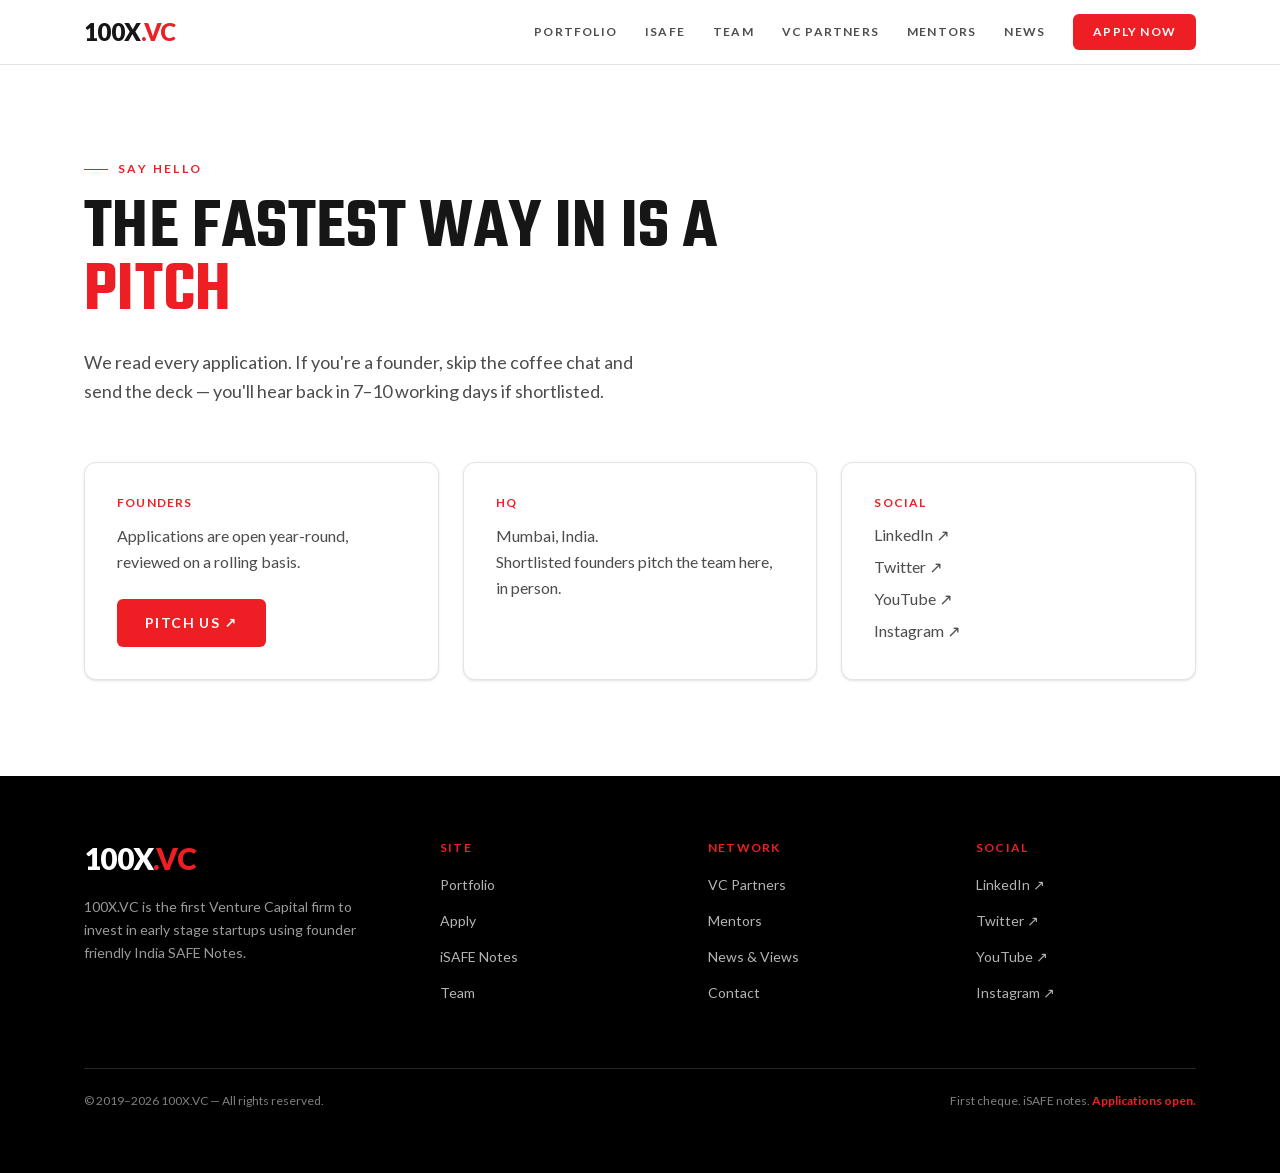
<file: contact.html>
<!DOCTYPE html><html lang="en" class="lato_9646d3ba-module__sfy99W__variable teko_4d5769fe-module__zebN0a__variable h-full antialiased"><head><meta charSet="utf-8"/><meta name="viewport" content="width=device-width, initial-scale=1"/><link rel="preload" href="/_next/static/media/345c85a432359eed-s.p.0zem_9y19rte6.woff2" as="font" crossorigin="" type="font/woff2"/><link rel="preload" href="/_next/static/media/8e451580e5e95631-s.p.27vw08z6_vw0m.woff2" as="font" crossorigin="" type="font/woff2"/><link rel="preload" href="/_next/static/media/9be384ea93fe3f49-s.p.0ig786lf0ff2-.woff2" as="font" crossorigin="" type="font/woff2"/><link rel="preload" href="/_next/static/media/b897c54bb211cfcd-s.p.44ggz8q6qt7y3.woff2" as="font" crossorigin="" type="font/woff2"/><link rel="stylesheet" href="/_next/static/chunks/0sb2a_fkciez_.css" data-precedence="next"/><link rel="preload" as="script" fetchPriority="low" href="/_next/static/chunks/0dhbjz-xsmu83.js"/><script src="/_next/static/chunks/1l-b_nohjwr9n.js" async=""></script><script src="/_next/static/chunks/0iec5q4ack_04.js" async=""></script><script src="/_next/static/chunks/3wupfh1jbs4tu.js" async=""></script><script src="/_next/static/chunks/turbopack-0n1_xunufzdo5.js" async=""></script><script src="/_next/static/chunks/2k2mzke93iz-l.js" async=""></script><script src="/_next/static/chunks/14mrh2-p_w84d.js" async=""></script><meta name="next-size-adjust" content=""/><title>Contact — 100X.VC</title><meta name="description" content="Get in touch with 100X.VC — pitch your startup or connect on social."/><meta property="og:title" content="100X.VC — First Cheque for India&#x27;s Moonshots"/><meta property="og:description" content="₹1.25 Cr first cheques on founder-friendly iSAFE notes. Funding Simplified. Mentoring Unlimited."/><meta property="og:type" content="website"/><meta name="twitter:card" content="summary"/><meta name="twitter:title" content="100X.VC — First Cheque for India&#x27;s Moonshots"/><meta name="twitter:description" content="₹1.25 Cr first cheques on founder-friendly iSAFE notes. Funding Simplified. Mentoring Unlimited."/><link rel="icon" href="/favicon.ico?favicon.2vob68tjqpejf.ico" sizes="256x256" type="image/x-icon"/><script src="/_next/static/chunks/0cz1d0mv5g_q7.js" noModule=""></script></head><body class="flex min-h-full flex-col"><div hidden=""><!--$--><!--/$--></div><script>document.documentElement.dataset.js='1'</script><header class="sticky top-0 z-50 border-b border-line bg-paper/90 backdrop-blur-md"><nav class="mx-auto flex h-16 max-w-6xl items-center justify-between px-5"><a class="text-2xl font-black tracking-tight" href="/">100X<span class="text-accent">.VC</span></a><div class="hidden items-center gap-7 lg:flex"><a class="navlink text-xs font-bold uppercase tracking-widest text-ink-soft transition-colors hover:text-ink" href="/portfolio">Portfolio</a><a class="navlink text-xs font-bold uppercase tracking-widest text-ink-soft transition-colors hover:text-ink" href="/isafe">iSAFE</a><a class="navlink text-xs font-bold uppercase tracking-widest text-ink-soft transition-colors hover:text-ink" href="/team">Team</a><a class="navlink text-xs font-bold uppercase tracking-widest text-ink-soft transition-colors hover:text-ink" href="/vc-partners">VC Partners</a><a class="navlink text-xs font-bold uppercase tracking-widest text-ink-soft transition-colors hover:text-ink" href="/mentors">Mentors</a><a class="navlink text-xs font-bold uppercase tracking-widest text-ink-soft transition-colors hover:text-ink" href="/news-and-views">News</a><a class="lift rounded-md bg-accent px-5 py-2.5 text-xs font-bold uppercase tracking-widest text-white hover:bg-hot" href="/apply">Apply Now</a></div><button aria-label="Open menu" aria-expanded="false" class="text-xs font-bold uppercase tracking-widest lg:hidden">Menu</button></nav></header><main class="flex-1"><section class="mx-auto max-w-6xl px-5 py-16 sm:py-24"><div class="rise"><p class="mb-5 flex items-center gap-2.5 text-xs font-bold uppercase tracking-[0.2em] text-accent"><span aria-hidden="true" class="h-px w-6 bg-accent"></span>Say hello</p></div><h1 class="rise display max-w-3xl text-5xl sm:text-7xl" style="animation-delay:0.1s">The fastest way in is a <span class="text-accent">pitch</span></h1><p class="rise mt-6 max-w-xl text-lg leading-relaxed text-ink-soft" style="animation-delay:0.2s">We read every application. If you&#x27;re a founder, skip the coffee chat and send the deck — you&#x27;ll hear back in 7–10 working days if shortlisted.</p><div class="rise mt-14 grid gap-6 md:grid-cols-3" style="animation-delay:0.3s"><div class="lift bracket-parent rounded-xl border border-line bg-card shadow-sm p-8"><i aria-hidden="true" class="bk bk-tl"></i><i aria-hidden="true" class="bk bk-tr"></i><i aria-hidden="true" class="bk bk-bl"></i><i aria-hidden="true" class="bk bk-br"></i><p class="font-mono text-xs font-bold uppercase tracking-widest text-accent">Founders</p><p class="mt-3 leading-relaxed text-ink-soft">Applications are open year-round, reviewed on a rolling basis.</p><div class="mt-6"><a href="https://form.jotform.com/100xvc/100xvc-startup-application" target="_blank" rel="noopener noreferrer" class="lift inline-flex items-center justify-center rounded-md px-7 py-3.5 text-sm font-bold uppercase tracking-widest bg-accent text-white hover:bg-hot">Pitch us ↗</a></div></div><div class="lift bracket-parent rounded-xl border border-line bg-card shadow-sm p-8"><i aria-hidden="true" class="bk bk-tl"></i><i aria-hidden="true" class="bk bk-tr"></i><i aria-hidden="true" class="bk bk-bl"></i><i aria-hidden="true" class="bk bk-br"></i><p class="font-mono text-xs font-bold uppercase tracking-widest text-accent">HQ</p><p class="mt-3 leading-relaxed text-ink-soft">Mumbai, India.<br/>Shortlisted founders pitch the team here, in person.</p></div><div class="lift bracket-parent rounded-xl border border-line bg-card shadow-sm p-8"><i aria-hidden="true" class="bk bk-tl"></i><i aria-hidden="true" class="bk bk-tr"></i><i aria-hidden="true" class="bk bk-bl"></i><i aria-hidden="true" class="bk bk-br"></i><p class="font-mono text-xs font-bold uppercase tracking-widest text-accent">Social</p><ul class="mt-3 space-y-2"><li><a href="https://www.linkedin.com/company/100x-vc/" target="_blank" rel="noopener noreferrer" class="text-ink-soft transition-colors hover:text-ink">LinkedIn<!-- --> ↗</a></li><li><a href="https://twitter.com/100X_VC" target="_blank" rel="noopener noreferrer" class="text-ink-soft transition-colors hover:text-ink">Twitter<!-- --> ↗</a></li><li><a href="https://www.youtube.com/100XVC" target="_blank" rel="noopener noreferrer" class="text-ink-soft transition-colors hover:text-ink">YouTube<!-- --> ↗</a></li><li><a href="https://www.instagram.com/100X.VC/" target="_blank" rel="noopener noreferrer" class="text-ink-soft transition-colors hover:text-ink">Instagram<!-- --> ↗</a></li></ul></div></div></section><!--$--><!--/$--></main><footer class="bg-black text-paper"><div class="mx-auto max-w-6xl px-5 py-16"><div class="grid gap-12 md:grid-cols-[1.4fr_1fr_1fr_1fr]"><div><p class="mb-5 text-3xl font-black tracking-tight">100X<span class="text-accent">.VC</span></p><p class="max-w-xs text-sm leading-relaxed text-paper/60">100X.VC is the first Venture Capital firm to invest in early stage startups using founder friendly India SAFE Notes.</p></div><div><p class="mb-4 text-xs font-bold uppercase tracking-widest text-accent">Site</p><ul class="space-y-3"><li><a class="text-sm text-paper/70 transition-colors hover:text-paper" href="/portfolio">Portfolio</a></li><li><a class="text-sm text-paper/70 transition-colors hover:text-paper" href="/apply">Apply</a></li><li><a class="text-sm text-paper/70 transition-colors hover:text-paper" href="/isafe">iSAFE Notes</a></li><li><a class="text-sm text-paper/70 transition-colors hover:text-paper" href="/team">Team</a></li></ul></div><div><p class="mb-4 text-xs font-bold uppercase tracking-widest text-accent">Network</p><ul class="space-y-3"><li><a class="text-sm text-paper/70 transition-colors hover:text-paper" href="/vc-partners">VC Partners</a></li><li><a class="text-sm text-paper/70 transition-colors hover:text-paper" href="/mentors">Mentors</a></li><li><a class="text-sm text-paper/70 transition-colors hover:text-paper" href="/news-and-views">News &amp; Views</a></li><li><a class="text-sm text-paper/70 transition-colors hover:text-paper" href="/contact">Contact</a></li></ul></div><div><p class="mb-4 text-xs font-bold uppercase tracking-widest text-accent">Social</p><ul class="space-y-3"><li><a href="https://www.linkedin.com/company/100x-vc/" target="_blank" rel="noopener noreferrer" class="text-sm text-paper/70 transition-colors hover:text-paper">LinkedIn<!-- --> ↗</a></li><li><a href="https://twitter.com/100X_VC" target="_blank" rel="noopener noreferrer" class="text-sm text-paper/70 transition-colors hover:text-paper">Twitter<!-- --> ↗</a></li><li><a href="https://www.youtube.com/100XVC" target="_blank" rel="noopener noreferrer" class="text-sm text-paper/70 transition-colors hover:text-paper">YouTube<!-- --> ↗</a></li><li><a href="https://www.instagram.com/100X.VC/" target="_blank" rel="noopener noreferrer" class="text-sm text-paper/70 transition-colors hover:text-paper">Instagram<!-- --> ↗</a></li></ul></div></div><div class="mt-16 flex flex-col gap-3 border-t border-paper/15 pt-6 text-xs text-paper/50 sm:flex-row sm:items-center sm:justify-between"><p>© 2019–2026 100X.VC — All rights reserved.</p><p>First cheque. iSAFE notes.<!-- --> <span class="font-bold text-accent">Applications open.</span></p></div></div></footer><script src="/_next/static/chunks/0dhbjz-xsmu83.js" id="_R_" async=""></script><script>(self.__next_f=self.__next_f||[]).push([0])</script><script>self.__next_f.push([1,"1:\"$Sreact.fragment\"\n2:I[42724,[\"/_next/static/chunks/2k2mzke93iz-l.js\",\"/_next/static/chunks/14mrh2-p_w84d.js\"],\"default\"]\n3:I[39756,[\"/_next/static/chunks/2k2mzke93iz-l.js\",\"/_next/static/chunks/14mrh2-p_w84d.js\"],\"default\"]\n4:I[37457,[\"/_next/static/chunks/2k2mzke93iz-l.js\",\"/_next/static/chunks/14mrh2-p_w84d.js\"],\"default\"]\n5:I[22016,[\"/_next/static/chunks/2k2mzke93iz-l.js\",\"/_next/static/chunks/14mrh2-p_w84d.js\"],\"\"]\nd:I[68027,[\"/_next/static/chunks/2k2mzke93iz-l.js\",\"/_next/static/chunks/14mrh2-p_w84d.js\"],\"default\",1]\n:HL[\"/_next/static/chunks/0sb2a_fkciez_.css\",\"style\"]\n:HL[\"/_next/static/media/345c85a432359eed-s.p.0zem_9y19rte6.woff2\",\"font\",{\"crossOrigin\":\"\",\"type\":\"font/woff2\"}]\n:HL[\"/_next/static/media/8e451580e5e95631-s.p.27vw08z6_vw0m.woff2\",\"font\",{\"crossOrigin\":\"\",\"type\":\"font/woff2\"}]\n:HL[\"/_next/static/media/9be384ea93fe3f49-s.p.0ig786lf0ff2-.woff2\",\"font\",{\"crossOrigin\":\"\",\"type\":\"font/woff2\"}]\n:HL[\"/_next/static/media/b897c54bb211cfcd-s.p.44ggz8q6qt7y3.woff2\",\"font\",{\"crossOrigin\":\"\",\"type\":\"font/woff2\"}]\n"])</script><script>self.__next_f.push([1,"0:{\"P\":null,\"c\":[\"\",\"contact\"],\"q\":\"\",\"i\":false,\"f\":[[[\"\",{\"children\":[\"contact\",{\"children\":[\"__PAGE__\",{}]}]},\"$undefined\",\"$undefined\",16],[[\"$\",\"$1\",\"c\",{\"children\":[[[\"$\",\"link\",\"0\",{\"rel\":\"stylesheet\",\"href\":\"/_next/static/chunks/0sb2a_fkciez_.css\",\"precedence\":\"next\",\"crossOrigin\":\"$undefined\",\"nonce\":\"$undefined\"}],[\"$\",\"script\",\"script-0\",{\"src\":\"/_next/static/chunks/2k2mzke93iz-l.js\",\"async\":true,\"nonce\":\"$undefined\"}],[\"$\",\"script\",\"script-1\",{\"src\":\"/_next/static/chunks/14mrh2-p_w84d.js\",\"async\":true,\"nonce\":\"$undefined\"}]],[\"$\",\"html\",null,{\"lang\":\"en\",\"suppressHydrationWarning\":true,\"className\":\"lato_9646d3ba-module__sfy99W__variable teko_4d5769fe-module__zebN0a__variable h-full antialiased\",\"children\":[\"$\",\"body\",null,{\"className\":\"flex min-h-full flex-col\",\"children\":[[\"$\",\"script\",null,{\"dangerouslySetInnerHTML\":{\"__html\":\"document.documentElement.dataset.js='1'\"}}],[\"$\",\"$L2\",null,{}],[\"$\",\"main\",null,{\"className\":\"flex-1\",\"children\":[\"$\",\"$L3\",null,{\"parallelRouterKey\":\"children\",\"error\":\"$undefined\",\"errorStyles\":\"$undefined\",\"errorScripts\":\"$undefined\",\"template\":[\"$\",\"$L4\",null,{}],\"templateStyles\":\"$undefined\",\"templateScripts\":\"$undefined\",\"notFound\":[[\"$\",\"section\",null,{\"className\":\"mx-auto flex max-w-6xl flex-col items-start px-5 py-32\",\"children\":[[\"$\",\"p\",null,{\"className\":\"font-mono text-xs font-bold uppercase tracking-[0.2em] text-accent\",\"children\":\"// Error 404\"}],[\"$\",\"h1\",null,{\"className\":\"display mt-4 text-6xl sm:text-8xl\",\"children\":\"Not in the portfolio\"}],[\"$\",\"p\",null,{\"className\":\"mt-6 max-w-md text-lg text-ink-soft\",\"children\":\"This page either never raised, or it pivoted. Either way — nothing to see here.\"}],[\"$\",\"div\",null,{\"className\":\"mt-10 flex gap-4\",\"children\":[[\"$\",\"$L5\",null,{\"href\":\"/\",\"className\":\"lift inline-flex items-center justify-center rounded-md px-7 py-3.5 text-sm font-bold uppercase tracking-widest bg-accent text-white hover:bg-hot\",\"children\":\"Back home\"}],[\"$\",\"$L5\",null,{\"href\":\"/portfolio\",\"className\":\"lift inline-flex items-center justify-center rounded-md px-7 py-3.5 text-sm font-bold uppercase tracking-widest border border-ink/20 bg-transparent text-ink hover:border-ink hover:bg-ink hover:text-white\",\"children\":\"Real portfolio →\"}]]}]]}],[]],\"forbidden\":\"$undefined\",\"unauthorized\":\"$undefined\"}]}],[\"$\",\"footer\",null,{\"className\":\"bg-black text-paper\",\"children\":[\"$\",\"div\",null,{\"className\":\"mx-auto max-w-6xl px-5 py-16\",\"children\":[[\"$\",\"div\",null,{\"className\":\"grid gap-12 md:grid-cols-[1.4fr_1fr_1fr_1fr]\",\"children\":[[\"$\",\"div\",null,{\"children\":[[\"$\",\"p\",null,{\"className\":\"mb-5 text-3xl font-black tracking-tight\",\"children\":[\"100X\",[\"$\",\"span\",null,{\"className\":\"text-accent\",\"children\":\".VC\"}]]}],[\"$\",\"p\",null,{\"className\":\"max-w-xs text-sm leading-relaxed text-paper/60\",\"children\":\"100X.VC is the first Venture Capital firm to invest in early stage startups using founder friendly India SAFE Notes.\"}]]}],[\"$\",\"div\",null,{\"children\":[[\"$\",\"p\",null,{\"className\":\"mb-4 text-xs font-bold uppercase tracking-widest text-accent\",\"children\":\"Site\"}],[\"$\",\"ul\",null,{\"className\":\"space-y-3\",\"children\":[[\"$\",\"li\",\"/portfolio\",{\"children\":[\"$\",\"$L5\",null,{\"href\":\"/portfolio\",\"className\":\"text-sm text-paper/70 transition-colors hover:text-paper\",\"children\":\"Portfolio\"}]}],[\"$\",\"li\",\"/apply\",{\"children\":[\"$\",\"$L5\",null,{\"href\":\"/apply\",\"className\":\"text-sm text-paper/70 transition-colors hover:text-paper\",\"children\":\"Apply\"}]}],[\"$\",\"li\",\"/isafe\",{\"children\":[\"$\",\"$L5\",null,{\"href\":\"/isafe\",\"className\":\"text-sm text-paper/70 transition-colors hover:text-paper\",\"children\":\"iSAFE Notes\"}]}],[\"$\",\"li\",\"/team\",{\"children\":[\"$\",\"$L5\",null,{\"href\":\"/team\",\"className\":\"text-sm text-paper/70 transition-colors hover:text-paper\",\"children\":\"Team\"}]}]]}]]}],[\"$\",\"div\",null,{\"children\":[[\"$\",\"p\",null,{\"className\":\"mb-4 text-xs font-bold uppercase tracking-widest text-accent\",\"children\":\"Network\"}],[\"$\",\"ul\",null,{\"className\":\"space-y-3\",\"children\":[[\"$\",\"li\",\"/vc-partners\",{\"children\":[\"$\",\"$L5\",null,{\"href\":\"/vc-partners\",\"className\":\"text-sm text-paper/70 transition-colors hover:text-paper\",\"children\":\"VC Partners\"}]}],[\"$\",\"li\",\"/mentors\",{\"children\":[\"$\",\"$L5\",null,{\"href\":\"/mentors\",\"className\":\"text-sm text-paper/70 transition-colors hover:text-paper\",\"children\":\"Mentors\"}]}],[\"$\",\"li\",\"/news-and-views\",{\"children\":[\"$\",\"$L5\",null,{\"href\":\"/news-and-views\",\"className\":\"text-sm text-paper/70 transition-colors hover:text-paper\",\"children\":\"News \u0026 Views\"}]}],\"$L6\"]}]]}],\"$L7\"]}],\"$L8\"]}]}]]}]}]]}],{\"children\":[\"$L9\",{\"children\":[\"$La\",{},null,false,null]},null,false,\"$@b\"]},null,false,null],\"$Lc\",false]],\"m\":\"$undefined\",\"G\":[\"$d\",[\"$Le\"]],\"S\":true,\"h\":null,\"s\":\"$undefined\",\"l\":\"$undefined\",\"p\":\"$undefined\",\"d\":\"$undefined\",\"b\":\"Z_dfCVxgY39ksuKqHTsz9\"}\n"])</script><script>self.__next_f.push([1,"f:I[97367,[\"/_next/static/chunks/2k2mzke93iz-l.js\",\"/_next/static/chunks/14mrh2-p_w84d.js\"],\"OutletBoundary\"]\n10:\"$Sreact.suspense\"\n13:I[97367,[\"/_next/static/chunks/2k2mzke93iz-l.js\",\"/_next/static/chunks/14mrh2-p_w84d.js\"],\"ViewportBoundary\"]\n15:I[97367,[\"/_next/static/chunks/2k2mzke93iz-l.js\",\"/_next/static/chunks/14mrh2-p_w84d.js\"],\"MetadataBoundary\"]\n6:[\"$\",\"li\",\"/contact\",{\"children\":[\"$\",\"$L5\",null,{\"href\":\"/contact\",\"className\":\"text-sm text-paper/70 transition-colors hover:text-paper\",\"children\":\"Contact\"}]}]\n7:[\"$\",\"div\",null,{\"children\":[[\"$\",\"p\",null,{\"className\":\"mb-4 text-xs font-bold uppercase tracking-widest text-accent\",\"children\":\"Social\"}],[\"$\",\"ul\",null,{\"className\":\"space-y-3\",\"children\":[[\"$\",\"li\",\"LinkedIn\",{\"children\":[\"$\",\"a\",null,{\"href\":\"https://www.linkedin.com/company/100x-vc/\",\"target\":\"_blank\",\"rel\":\"noopener noreferrer\",\"className\":\"text-sm text-paper/70 transition-colors hover:text-paper\",\"children\":[\"LinkedIn\",\" ↗\"]}]}],[\"$\",\"li\",\"Twitter\",{\"children\":[\"$\",\"a\",null,{\"href\":\"https://twitter.com/100X_VC\",\"target\":\"_blank\",\"rel\":\"noopener noreferrer\",\"className\":\"text-sm text-paper/70 transition-colors hover:text-paper\",\"children\":[\"Twitter\",\" ↗\"]}]}],[\"$\",\"li\",\"YouTube\",{\"children\":[\"$\",\"a\",null,{\"href\":\"https://www.youtube.com/100XVC\",\"target\":\"_blank\",\"rel\":\"noopener noreferrer\",\"className\":\"text-sm text-paper/70 transition-colors hover:text-paper\",\"children\":[\"YouTube\",\" ↗\"]}]}],[\"$\",\"li\",\"Instagram\",{\"children\":[\"$\",\"a\",null,{\"href\":\"https://www.instagram.com/100X.VC/\",\"target\":\"_blank\",\"rel\":\"noopener noreferrer\",\"className\":\"text-sm text-paper/70 transition-colors hover:text-paper\",\"children\":[\"Instagram\",\" ↗\"]}]}]]}]]}]\n8:[\"$\",\"div\",null,{\"className\":\"mt-16 flex flex-col gap-3 border-t border-paper/15 pt-6 text-xs text-paper/50 sm:flex-row sm:items-center sm:justify-between\",\"children\":[[\"$\",\"p\",null,{\"children\":\"© 2019–2026 100X.VC — All rights reserved.\"}],[\"$\",\"p\",null,{\"children\":[\"First cheque. iSAFE notes.\",\" \",[\"$\",\"span\",null,{\"className\":\"font-bold text-accent\",\"children\":\"Applications open.\"}]]}]]}]\n9:[\"$\",\"$1\",\"c\",{\"children\":[null,[\"$\",\"$L3\",null,{\"parallelRouterKey\":\"children\",\"error\":\"$undefined\",\"errorStyles\":\"$undefined\",\"errorScripts\":\"$undefined\",\"template\":[\"$\",\"$L4\",null,{}],\"templateStyles\":\"$undefined\",\"templateScripts\":\"$undefined\",\"notFound\":\"$undefined\",\"forbidden\":\"$undefined\",\"unauthorized\":\"$undefined\"}]]}]\n"])</script><script>self.__next_f.push([1,"a:[\"$\",\"$1\",\"c\",{\"children\":[[\"$\",\"section\",null,{\"className\":\"mx-auto max-w-6xl px-5 py-16 sm:py-24\",\"children\":[[\"$\",\"div\",null,{\"className\":\"rise\",\"children\":[\"$\",\"p\",null,{\"className\":\"mb-5 flex items-center gap-2.5 text-xs font-bold uppercase tracking-[0.2em] text-accent\",\"children\":[[\"$\",\"span\",null,{\"aria-hidden\":\"true\",\"className\":\"h-px w-6 bg-accent\"}],\"Say hello\"]}]}],[\"$\",\"h1\",null,{\"className\":\"rise display max-w-3xl text-5xl sm:text-7xl\",\"style\":{\"animationDelay\":\"0.1s\"},\"children\":[\"The fastest way in is a \",[\"$\",\"span\",null,{\"className\":\"text-accent\",\"children\":\"pitch\"}]]}],[\"$\",\"p\",null,{\"className\":\"rise mt-6 max-w-xl text-lg leading-relaxed text-ink-soft\",\"style\":{\"animationDelay\":\"0.2s\"},\"children\":\"We read every application. If you're a founder, skip the coffee chat and send the deck — you'll hear back in 7–10 working days if shortlisted.\"}],[\"$\",\"div\",null,{\"className\":\"rise mt-14 grid gap-6 md:grid-cols-3\",\"style\":{\"animationDelay\":\"0.3s\"},\"children\":[[\"$\",\"div\",null,{\"className\":\"lift bracket-parent rounded-xl border border-line bg-card shadow-sm p-8\",\"children\":[[[\"$\",\"i\",null,{\"aria-hidden\":\"true\",\"className\":\"bk bk-tl\"}],[\"$\",\"i\",null,{\"aria-hidden\":\"true\",\"className\":\"bk bk-tr\"}],[\"$\",\"i\",null,{\"aria-hidden\":\"true\",\"className\":\"bk bk-bl\"}],[\"$\",\"i\",null,{\"aria-hidden\":\"true\",\"className\":\"bk bk-br\"}]],[\"$\",\"p\",null,{\"className\":\"font-mono text-xs font-bold uppercase tracking-widest text-accent\",\"children\":\"Founders\"}],[\"$\",\"p\",null,{\"className\":\"mt-3 leading-relaxed text-ink-soft\",\"children\":\"Applications are open year-round, reviewed on a rolling basis.\"}],[\"$\",\"div\",null,{\"className\":\"mt-6\",\"children\":[\"$\",\"a\",null,{\"href\":\"https://form.jotform.com/100xvc/100xvc-startup-application\",\"target\":\"_blank\",\"rel\":\"noopener noreferrer\",\"className\":\"lift inline-flex items-center justify-center rounded-md px-7 py-3.5 text-sm font-bold uppercase tracking-widest bg-accent text-white hover:bg-hot\",\"children\":\"Pitch us ↗\"}]}]]}],[\"$\",\"div\",null,{\"className\":\"lift bracket-parent rounded-xl border border-line bg-card shadow-sm p-8\",\"children\":[[[\"$\",\"i\",null,{\"aria-hidden\":\"true\",\"className\":\"bk bk-tl\"}],[\"$\",\"i\",null,{\"aria-hidden\":\"true\",\"className\":\"bk bk-tr\"}],[\"$\",\"i\",null,{\"aria-hidden\":\"true\",\"className\":\"bk bk-bl\"}],[\"$\",\"i\",null,{\"aria-hidden\":\"true\",\"className\":\"bk bk-br\"}]],[\"$\",\"p\",null,{\"className\":\"font-mono text-xs font-bold uppercase tracking-widest text-accent\",\"children\":\"HQ\"}],[\"$\",\"p\",null,{\"className\":\"mt-3 leading-relaxed text-ink-soft\",\"children\":[\"Mumbai, India.\",[\"$\",\"br\",null,{}],\"Shortlisted founders pitch the team here, in person.\"]}]]}],[\"$\",\"div\",null,{\"className\":\"lift bracket-parent rounded-xl border border-line bg-card shadow-sm p-8\",\"children\":[[[\"$\",\"i\",null,{\"aria-hidden\":\"true\",\"className\":\"bk bk-tl\"}],[\"$\",\"i\",null,{\"aria-hidden\":\"true\",\"className\":\"bk bk-tr\"}],[\"$\",\"i\",null,{\"aria-hidden\":\"true\",\"className\":\"bk bk-bl\"}],[\"$\",\"i\",null,{\"aria-hidden\":\"true\",\"className\":\"bk bk-br\"}]],[\"$\",\"p\",null,{\"className\":\"font-mono text-xs font-bold uppercase tracking-widest text-accent\",\"children\":\"Social\"}],[\"$\",\"ul\",null,{\"className\":\"mt-3 space-y-2\",\"children\":[[\"$\",\"li\",\"LinkedIn\",{\"children\":[\"$\",\"a\",null,{\"href\":\"https://www.linkedin.com/company/100x-vc/\",\"target\":\"_blank\",\"rel\":\"noopener noreferrer\",\"className\":\"text-ink-soft transition-colors hover:text-ink\",\"children\":[\"LinkedIn\",\" ↗\"]}]}],[\"$\",\"li\",\"Twitter\",{\"children\":[\"$\",\"a\",null,{\"href\":\"https://twitter.com/100X_VC\",\"target\":\"_blank\",\"rel\":\"noopener noreferrer\",\"className\":\"text-ink-soft transition-colors hover:text-ink\",\"children\":[\"Twitter\",\" ↗\"]}]}],[\"$\",\"li\",\"YouTube\",{\"children\":[\"$\",\"a\",null,{\"href\":\"https://www.youtube.com/100XVC\",\"target\":\"_blank\",\"rel\":\"noopener noreferrer\",\"className\":\"text-ink-soft transition-colors hover:text-ink\",\"children\":[\"YouTube\",\" ↗\"]}]}],[\"$\",\"li\",\"Instagram\",{\"children\":[\"$\",\"a\",null,{\"href\":\"https://www.instagram.com/100X.VC/\",\"target\":\"_blank\",\"rel\":\"noopener noreferrer\",\"className\":\"text-ink-soft transition-colors hover:text-ink\",\"children\":[\"Instagram\",\" ↗\"]}]}]]}]]}]]}]]}],null,[\"$\",\"$Lf\",null,{\"children\":[\"$\",\"$10\",null,{\"name\":\"Next.MetadataOutlet\",\"children\":\"$@11\"}]}]]}]\n"])</script><script>self.__next_f.push([1,"12:[]\nb:\"$W12\"\nc:[\"$\",\"$1\",\"h\",{\"children\":[null,[\"$\",\"$L13\",null,{\"children\":\"$L14\"}],[\"$\",\"div\",null,{\"hidden\":true,\"children\":[\"$\",\"$L15\",null,{\"children\":[\"$\",\"$10\",null,{\"name\":\"Next.Metadata\",\"children\":\"$L16\"}]}]}],[\"$\",\"meta\",null,{\"name\":\"next-size-adjust\",\"content\":\"\"}]]}]\ne:[\"$\",\"link\",\"0\",{\"rel\":\"stylesheet\",\"href\":\"/_next/static/chunks/0sb2a_fkciez_.css\",\"precedence\":\"next\",\"crossOrigin\":\"$undefined\",\"nonce\":\"$undefined\"}]\n"])</script><script>self.__next_f.push([1,"14:[[\"$\",\"meta\",\"0\",{\"charSet\":\"utf-8\"}],[\"$\",\"meta\",\"1\",{\"name\":\"viewport\",\"content\":\"width=device-width, initial-scale=1\"}]]\n"])</script><script>self.__next_f.push([1,"17:I[27201,[\"/_next/static/chunks/2k2mzke93iz-l.js\",\"/_next/static/chunks/14mrh2-p_w84d.js\"],\"IconMark\"]\n11:null\n16:[[\"$\",\"title\",\"0\",{\"children\":\"Contact — 100X.VC\"}],[\"$\",\"meta\",\"1\",{\"name\":\"description\",\"content\":\"Get in touch with 100X.VC — pitch your startup or connect on social.\"}],[\"$\",\"meta\",\"2\",{\"property\":\"og:title\",\"content\":\"100X.VC — First Cheque for India's Moonshots\"}],[\"$\",\"meta\",\"3\",{\"property\":\"og:description\",\"content\":\"₹1.25 Cr first cheques on founder-friendly iSAFE notes. Funding Simplified. Mentoring Unlimited.\"}],[\"$\",\"meta\",\"4\",{\"property\":\"og:type\",\"content\":\"website\"}],[\"$\",\"meta\",\"5\",{\"name\":\"twitter:card\",\"content\":\"summary\"}],[\"$\",\"meta\",\"6\",{\"name\":\"twitter:title\",\"content\":\"100X.VC — First Cheque for India's Moonshots\"}],[\"$\",\"meta\",\"7\",{\"name\":\"twitter:description\",\"content\":\"₹1.25 Cr first cheques on founder-friendly iSAFE notes. Funding Simplified. Mentoring Unlimited.\"}],[\"$\",\"link\",\"8\",{\"rel\":\"icon\",\"href\":\"/favicon.ico?favicon.2vob68tjqpejf.ico\",\"sizes\":\"256x256\",\"type\":\"image/x-icon\"}],[\"$\",\"$L17\",\"9\",{}]]\n"])</script></body></html>
</file>
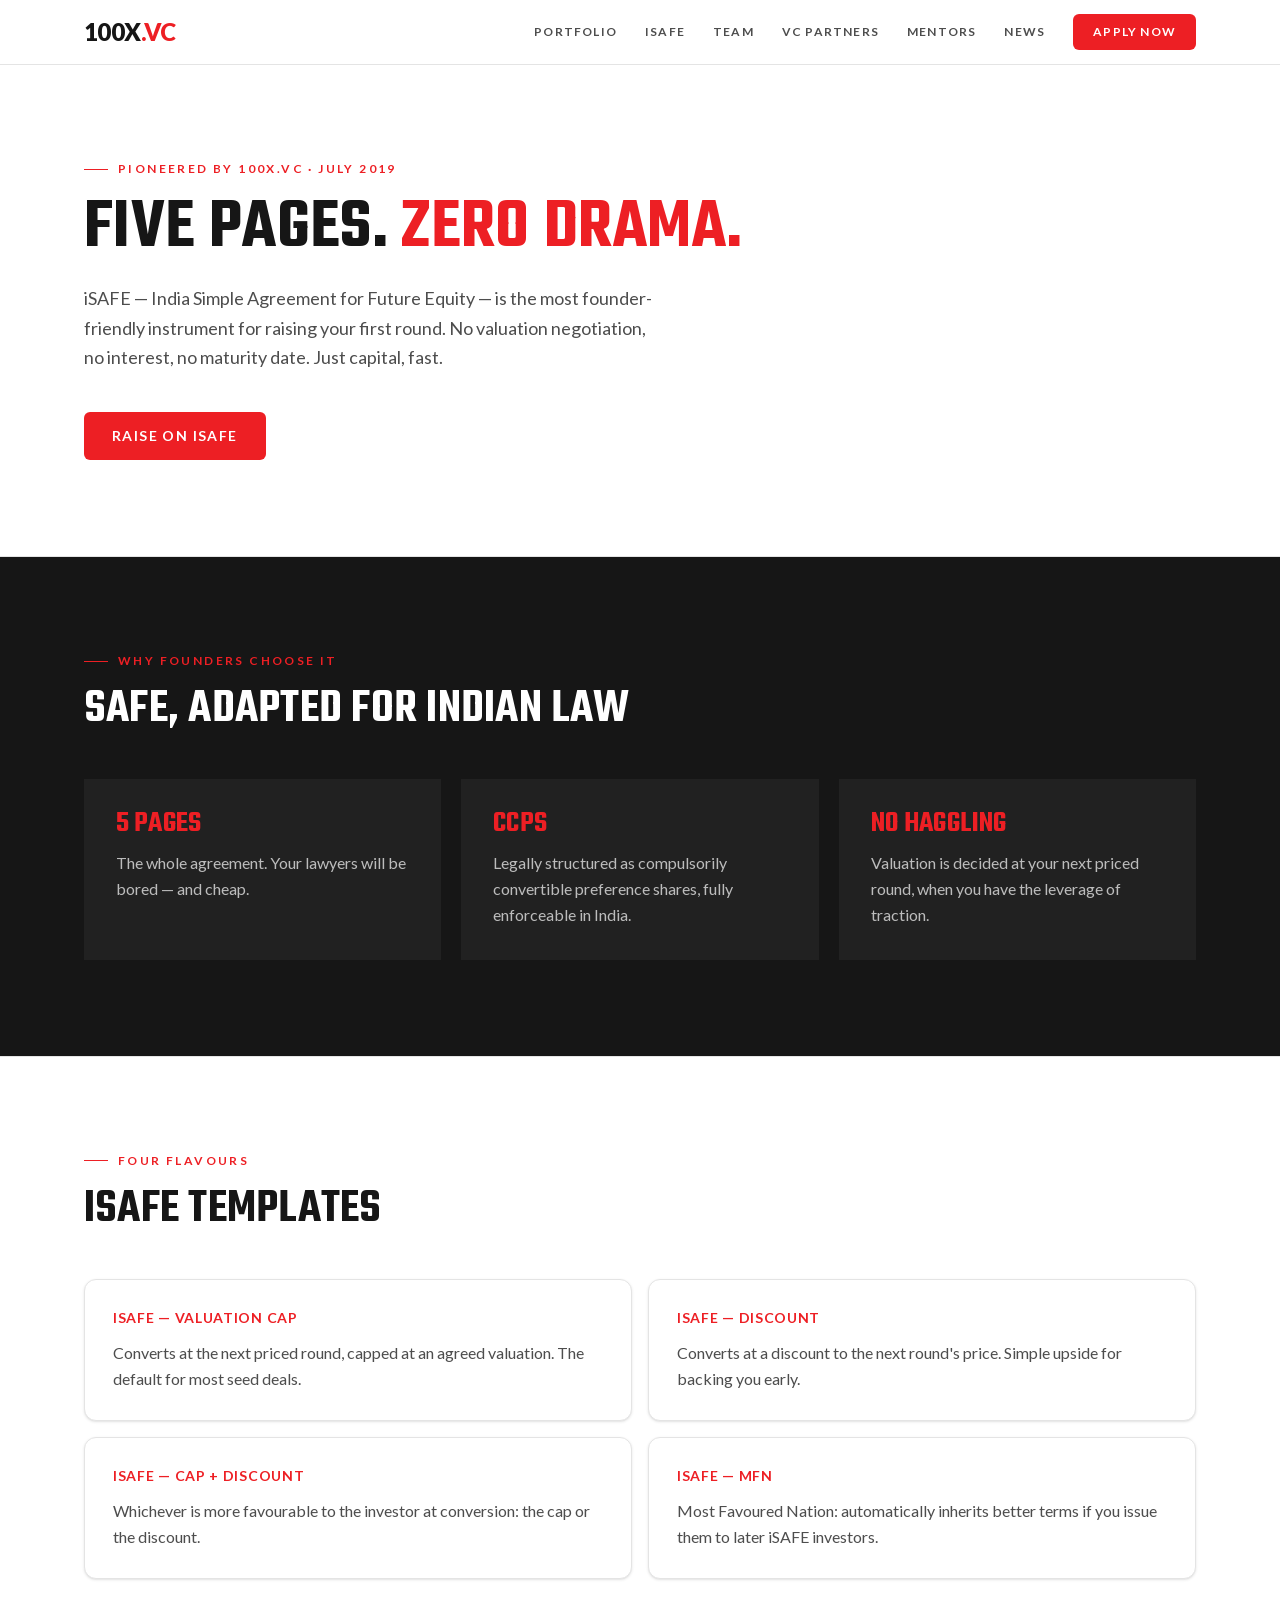
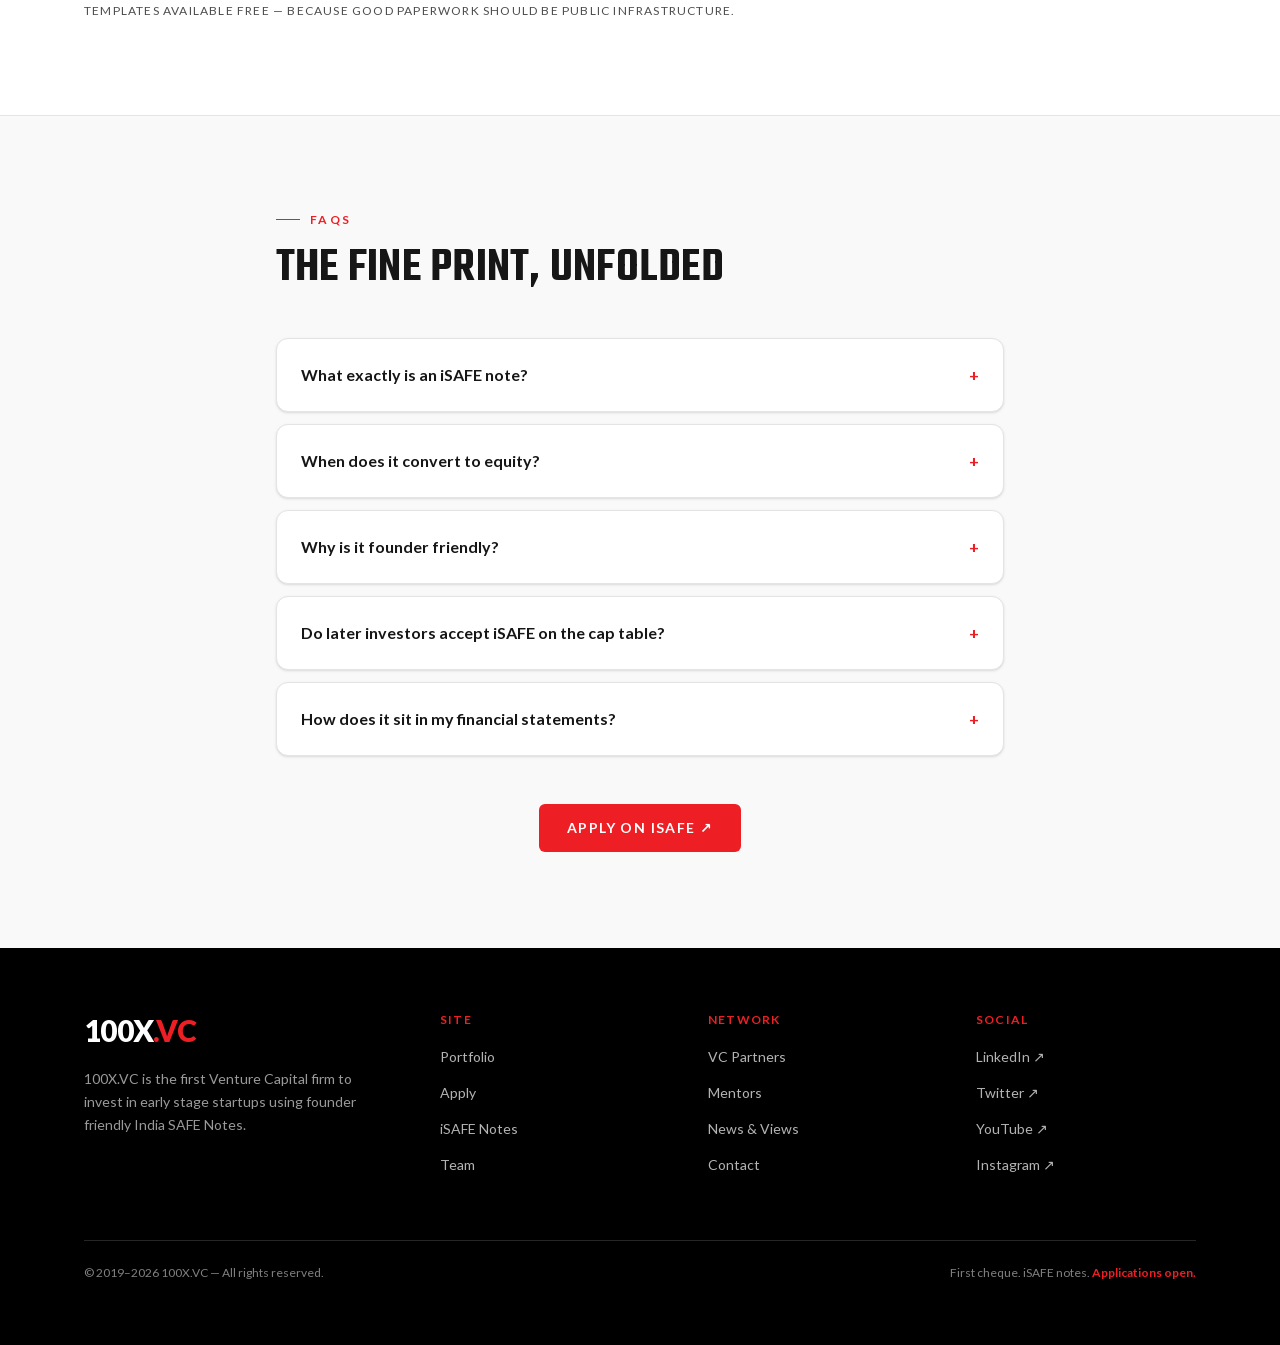
<file: isafe.html>
<!DOCTYPE html><html lang="en" class="lato_9646d3ba-module__sfy99W__variable teko_4d5769fe-module__zebN0a__variable h-full antialiased"><head><meta charSet="utf-8"/><meta name="viewport" content="width=device-width, initial-scale=1"/><link rel="preload" href="/_next/static/media/345c85a432359eed-s.p.0zem_9y19rte6.woff2" as="font" crossorigin="" type="font/woff2"/><link rel="preload" href="/_next/static/media/8e451580e5e95631-s.p.27vw08z6_vw0m.woff2" as="font" crossorigin="" type="font/woff2"/><link rel="preload" href="/_next/static/media/9be384ea93fe3f49-s.p.0ig786lf0ff2-.woff2" as="font" crossorigin="" type="font/woff2"/><link rel="preload" href="/_next/static/media/b897c54bb211cfcd-s.p.44ggz8q6qt7y3.woff2" as="font" crossorigin="" type="font/woff2"/><link rel="stylesheet" href="/_next/static/chunks/0sb2a_fkciez_.css" data-precedence="next"/><link rel="preload" as="script" fetchPriority="low" href="/_next/static/chunks/0dhbjz-xsmu83.js"/><script src="/_next/static/chunks/1l-b_nohjwr9n.js" async=""></script><script src="/_next/static/chunks/0iec5q4ack_04.js" async=""></script><script src="/_next/static/chunks/3wupfh1jbs4tu.js" async=""></script><script src="/_next/static/chunks/turbopack-0n1_xunufzdo5.js" async=""></script><script src="/_next/static/chunks/2k2mzke93iz-l.js" async=""></script><script src="/_next/static/chunks/14mrh2-p_w84d.js" async=""></script><script src="/_next/static/chunks/43jzu2xfo3752.js" async=""></script><meta name="next-size-adjust" content=""/><title>iSAFE Notes — 100X.VC</title><meta name="description" content="iSAFE — India Simple Agreement for Future Equity. The most founder-friendly fundraising instrument, pioneered by 100X.VC in July 2019."/><meta property="og:title" content="100X.VC — First Cheque for India&#x27;s Moonshots"/><meta property="og:description" content="₹1.25 Cr first cheques on founder-friendly iSAFE notes. Funding Simplified. Mentoring Unlimited."/><meta property="og:type" content="website"/><meta name="twitter:card" content="summary"/><meta name="twitter:title" content="100X.VC — First Cheque for India&#x27;s Moonshots"/><meta name="twitter:description" content="₹1.25 Cr first cheques on founder-friendly iSAFE notes. Funding Simplified. Mentoring Unlimited."/><link rel="icon" href="/favicon.ico?favicon.2vob68tjqpejf.ico" sizes="256x256" type="image/x-icon"/><script src="/_next/static/chunks/0cz1d0mv5g_q7.js" noModule=""></script></head><body class="flex min-h-full flex-col"><div hidden=""><!--$--><!--/$--></div><script>document.documentElement.dataset.js='1'</script><header class="sticky top-0 z-50 border-b border-line bg-paper/90 backdrop-blur-md"><nav class="mx-auto flex h-16 max-w-6xl items-center justify-between px-5"><a class="text-2xl font-black tracking-tight" href="/">100X<span class="text-accent">.VC</span></a><div class="hidden items-center gap-7 lg:flex"><a class="navlink text-xs font-bold uppercase tracking-widest text-ink-soft transition-colors hover:text-ink" href="/portfolio">Portfolio</a><a class="navlink text-xs font-bold uppercase tracking-widest text-ink-soft transition-colors hover:text-ink" href="/isafe">iSAFE</a><a class="navlink text-xs font-bold uppercase tracking-widest text-ink-soft transition-colors hover:text-ink" href="/team">Team</a><a class="navlink text-xs font-bold uppercase tracking-widest text-ink-soft transition-colors hover:text-ink" href="/vc-partners">VC Partners</a><a class="navlink text-xs font-bold uppercase tracking-widest text-ink-soft transition-colors hover:text-ink" href="/mentors">Mentors</a><a class="navlink text-xs font-bold uppercase tracking-widest text-ink-soft transition-colors hover:text-ink" href="/news-and-views">News</a><a class="lift rounded-md bg-accent px-5 py-2.5 text-xs font-bold uppercase tracking-widest text-white hover:bg-hot" href="/apply">Apply Now</a></div><button aria-label="Open menu" aria-expanded="false" class="text-xs font-bold uppercase tracking-widest lg:hidden">Menu</button></nav></header><main class="flex-1"><section class="mx-auto max-w-6xl px-5 py-16 sm:py-24"><div class="rise"><p class="mb-5 flex items-center gap-2.5 text-xs font-bold uppercase tracking-[0.2em] text-accent"><span aria-hidden="true" class="h-px w-6 bg-accent"></span>Pioneered by 100X.VC · July 2019</p></div><h1 class="rise display max-w-4xl text-5xl sm:text-7xl" style="animation-delay:0.1s">Five pages. <span class="text-accent">Zero drama.</span></h1><p class="rise mt-6 max-w-xl text-lg leading-relaxed text-ink-soft" style="animation-delay:0.2s">iSAFE — India Simple Agreement for Future Equity — is the most founder-friendly instrument for raising your first round. No valuation negotiation, no interest, no maturity date. Just capital, fast.</p><div class="rise mt-10 flex flex-wrap gap-4" style="animation-delay:0.3s"><a class="lift inline-flex items-center justify-center rounded-md px-7 py-3.5 text-sm font-bold uppercase tracking-widest bg-accent text-white hover:bg-hot" href="/apply">Raise on iSAFE</a></div></section><section class="border-y border-line bg-ink py-16 sm:py-24 text-paper"><div class="mx-auto max-w-6xl px-5"><div class="reveal  "><div class="mb-12"><p class="mb-5 flex items-center gap-2.5 text-xs font-bold uppercase tracking-[0.2em] text-accent"><span aria-hidden="true" class="h-px w-6 bg-accent"></span>Why founders choose it</p><h2 class="display text-4xl sm:text-5xl text-paper">SAFE, adapted for Indian law</h2></div></div><div class="grid gap-5 md:grid-cols-3"><div class="reveal  h-full"><div class="bracket-parent h-full bg-paper/5 p-8"><i aria-hidden="true" class="bk bk-tl"></i><i aria-hidden="true" class="bk bk-tr"></i><i aria-hidden="true" class="bk bk-bl"></i><i aria-hidden="true" class="bk bk-br"></i><p class="display text-3xl text-accent">5 PAGES</p><p class="mt-3 leading-relaxed text-paper/70">The whole agreement. Your lawyers will be bored — and cheap.</p></div></div><div class="reveal  h-full" style="transition-delay:90ms"><div class="bracket-parent h-full bg-paper/5 p-8"><i aria-hidden="true" class="bk bk-tl"></i><i aria-hidden="true" class="bk bk-tr"></i><i aria-hidden="true" class="bk bk-bl"></i><i aria-hidden="true" class="bk bk-br"></i><p class="display text-3xl text-accent">CCPS</p><p class="mt-3 leading-relaxed text-paper/70">Legally structured as compulsorily convertible preference shares, fully enforceable in India.</p></div></div><div class="reveal  h-full" style="transition-delay:180ms"><div class="bracket-parent h-full bg-paper/5 p-8"><i aria-hidden="true" class="bk bk-tl"></i><i aria-hidden="true" class="bk bk-tr"></i><i aria-hidden="true" class="bk bk-bl"></i><i aria-hidden="true" class="bk bk-br"></i><p class="display text-3xl text-accent">NO HAGGLING</p><p class="mt-3 leading-relaxed text-paper/70">Valuation is decided at your next priced round, when you have the leverage of traction.</p></div></div></div></div></section><section class="mx-auto max-w-6xl px-5 py-16 sm:py-24"><div class="reveal  "><div class="mb-12"><p class="mb-5 flex items-center gap-2.5 text-xs font-bold uppercase tracking-[0.2em] text-accent"><span aria-hidden="true" class="h-px w-6 bg-accent"></span>Four flavours</p><h2 class="display text-4xl sm:text-5xl text-ink">iSAFE templates</h2></div></div><div class="grid gap-4 sm:grid-cols-2"><div class="reveal  h-full"><div class="lift bracket-parent h-full rounded-xl border border-line bg-card shadow-sm p-7"><i aria-hidden="true" class="bk bk-tl"></i><i aria-hidden="true" class="bk bk-tr"></i><i aria-hidden="true" class="bk bk-bl"></i><i aria-hidden="true" class="bk bk-br"></i><p class="font-mono text-sm font-bold uppercase tracking-wider text-accent">iSAFE — Valuation Cap</p><p class="mt-3 leading-relaxed text-ink-soft">Converts at the next priced round, capped at an agreed valuation. The default for most seed deals.</p></div></div><div class="reveal  h-full" style="transition-delay:90ms"><div class="lift bracket-parent h-full rounded-xl border border-line bg-card shadow-sm p-7"><i aria-hidden="true" class="bk bk-tl"></i><i aria-hidden="true" class="bk bk-tr"></i><i aria-hidden="true" class="bk bk-bl"></i><i aria-hidden="true" class="bk bk-br"></i><p class="font-mono text-sm font-bold uppercase tracking-wider text-accent">iSAFE — Discount</p><p class="mt-3 leading-relaxed text-ink-soft">Converts at a discount to the next round&#x27;s price. Simple upside for backing you early.</p></div></div><div class="reveal  h-full"><div class="lift bracket-parent h-full rounded-xl border border-line bg-card shadow-sm p-7"><i aria-hidden="true" class="bk bk-tl"></i><i aria-hidden="true" class="bk bk-tr"></i><i aria-hidden="true" class="bk bk-bl"></i><i aria-hidden="true" class="bk bk-br"></i><p class="font-mono text-sm font-bold uppercase tracking-wider text-accent">iSAFE — Cap + Discount</p><p class="mt-3 leading-relaxed text-ink-soft">Whichever is more favourable to the investor at conversion: the cap or the discount.</p></div></div><div class="reveal  h-full" style="transition-delay:90ms"><div class="lift bracket-parent h-full rounded-xl border border-line bg-card shadow-sm p-7"><i aria-hidden="true" class="bk bk-tl"></i><i aria-hidden="true" class="bk bk-tr"></i><i aria-hidden="true" class="bk bk-bl"></i><i aria-hidden="true" class="bk bk-br"></i><p class="font-mono text-sm font-bold uppercase tracking-wider text-accent">iSAFE — MFN</p><p class="mt-3 leading-relaxed text-ink-soft">Most Favoured Nation: automatically inherits better terms if you issue them to later iSAFE investors.</p></div></div></div><div class="reveal  " style="transition-delay:100ms"><p class="mt-6 font-mono text-xs uppercase tracking-widest text-ink-soft">Templates available free — because good paperwork should be public infrastructure.</p></div></section><section class="border-t border-line bg-mist/40 py-16 sm:py-24"><div class="mx-auto max-w-3xl px-5"><div class="reveal  "><div class="mb-12"><p class="mb-5 flex items-center gap-2.5 text-xs font-bold uppercase tracking-[0.2em] text-accent"><span aria-hidden="true" class="h-px w-6 bg-accent"></span>FAQs</p><h2 class="display text-4xl sm:text-5xl text-ink">The fine print, unfolded</h2></div></div><div class="space-y-3"><details class="group rounded-xl border border-line bg-card shadow-sm open:bg-ink open:text-paper"><summary class="flex cursor-pointer list-none items-center justify-between gap-4 p-6 font-bold marker:hidden">What exactly is an iSAFE note?<span aria-hidden="true" class="font-mono text-accent transition-transform group-open:rotate-45">+</span></summary><p class="px-6 pb-6 leading-relaxed text-paper/80">iSAFE (India Simple Agreement for Future Equity) is 100X.VC&#x27;s adaptation of the Y Combinator SAFE for Indian law. It is legally structured as compulsorily convertible preference shares (CCPS), so it is fully enforceable in India while keeping the simplicity of a SAFE — no interest, no maturity date, no valuation negotiation at signing.</p></details><details class="group rounded-xl border border-line bg-card shadow-sm open:bg-ink open:text-paper"><summary class="flex cursor-pointer list-none items-center justify-between gap-4 p-6 font-bold marker:hidden">When does it convert to equity?<span aria-hidden="true" class="font-mono text-accent transition-transform group-open:rotate-45">+</span></summary><p class="px-6 pb-6 leading-relaxed text-paper/80">At your next priced equity round, or at a liquidity event — whichever comes first. Until then, founders keep full control of the cap table conversation.</p></details><details class="group rounded-xl border border-line bg-card shadow-sm open:bg-ink open:text-paper"><summary class="flex cursor-pointer list-none items-center justify-between gap-4 p-6 font-bold marker:hidden">Why is it founder friendly?<span aria-hidden="true" class="font-mono text-accent transition-transform group-open:rotate-45">+</span></summary><p class="px-6 pb-6 leading-relaxed text-paper/80">Five pages instead of fifty. No valuation fight at seed stage, no board seats demanded, minimal legal spend, and you close in days. You focus on building; the paperwork stays out of the way.</p></details><details class="group rounded-xl border border-line bg-card shadow-sm open:bg-ink open:text-paper"><summary class="flex cursor-pointer list-none items-center justify-between gap-4 p-6 font-bold marker:hidden">Do later investors accept iSAFE on the cap table?<span aria-hidden="true" class="font-mono text-accent transition-transform group-open:rotate-45">+</span></summary><p class="px-6 pb-6 leading-relaxed text-paper/80">Yes — 100X portfolio companies have raised follow-on rounds from Sequoia, Nexus, Chiratae, Norwest and 50+ other institutional investors. iSAFE converts cleanly into the priced round&#x27;s structure.</p></details><details class="group rounded-xl border border-line bg-card shadow-sm open:bg-ink open:text-paper"><summary class="flex cursor-pointer list-none items-center justify-between gap-4 p-6 font-bold marker:hidden">How does it sit in my financial statements?<span aria-hidden="true" class="font-mono text-accent transition-transform group-open:rotate-45">+</span></summary><p class="px-6 pb-6 leading-relaxed text-paper/80">As CCPS, iSAFE is reflected in the share capital section rather than as debt — there is no interest accruing and no repayment obligation.</p></details></div><div class="mt-12 text-center"><a href="https://form.jotform.com/100xvc/100xvc-startup-application" target="_blank" rel="noopener noreferrer" class="lift inline-flex items-center justify-center rounded-md px-7 py-3.5 text-sm font-bold uppercase tracking-widest bg-accent text-white hover:bg-hot">Apply on iSAFE ↗</a></div></div></section><!--$--><!--/$--></main><footer class="bg-black text-paper"><div class="mx-auto max-w-6xl px-5 py-16"><div class="grid gap-12 md:grid-cols-[1.4fr_1fr_1fr_1fr]"><div><p class="mb-5 text-3xl font-black tracking-tight">100X<span class="text-accent">.VC</span></p><p class="max-w-xs text-sm leading-relaxed text-paper/60">100X.VC is the first Venture Capital firm to invest in early stage startups using founder friendly India SAFE Notes.</p></div><div><p class="mb-4 text-xs font-bold uppercase tracking-widest text-accent">Site</p><ul class="space-y-3"><li><a class="text-sm text-paper/70 transition-colors hover:text-paper" href="/portfolio">Portfolio</a></li><li><a class="text-sm text-paper/70 transition-colors hover:text-paper" href="/apply">Apply</a></li><li><a class="text-sm text-paper/70 transition-colors hover:text-paper" href="/isafe">iSAFE Notes</a></li><li><a class="text-sm text-paper/70 transition-colors hover:text-paper" href="/team">Team</a></li></ul></div><div><p class="mb-4 text-xs font-bold uppercase tracking-widest text-accent">Network</p><ul class="space-y-3"><li><a class="text-sm text-paper/70 transition-colors hover:text-paper" href="/vc-partners">VC Partners</a></li><li><a class="text-sm text-paper/70 transition-colors hover:text-paper" href="/mentors">Mentors</a></li><li><a class="text-sm text-paper/70 transition-colors hover:text-paper" href="/news-and-views">News &amp; Views</a></li><li><a class="text-sm text-paper/70 transition-colors hover:text-paper" href="/contact">Contact</a></li></ul></div><div><p class="mb-4 text-xs font-bold uppercase tracking-widest text-accent">Social</p><ul class="space-y-3"><li><a href="https://www.linkedin.com/company/100x-vc/" target="_blank" rel="noopener noreferrer" class="text-sm text-paper/70 transition-colors hover:text-paper">LinkedIn<!-- --> ↗</a></li><li><a href="https://twitter.com/100X_VC" target="_blank" rel="noopener noreferrer" class="text-sm text-paper/70 transition-colors hover:text-paper">Twitter<!-- --> ↗</a></li><li><a href="https://www.youtube.com/100XVC" target="_blank" rel="noopener noreferrer" class="text-sm text-paper/70 transition-colors hover:text-paper">YouTube<!-- --> ↗</a></li><li><a href="https://www.instagram.com/100X.VC/" target="_blank" rel="noopener noreferrer" class="text-sm text-paper/70 transition-colors hover:text-paper">Instagram<!-- --> ↗</a></li></ul></div></div><div class="mt-16 flex flex-col gap-3 border-t border-paper/15 pt-6 text-xs text-paper/50 sm:flex-row sm:items-center sm:justify-between"><p>© 2019–2026 100X.VC — All rights reserved.</p><p>First cheque. iSAFE notes.<!-- --> <span class="font-bold text-accent">Applications open.</span></p></div></div></footer><script src="/_next/static/chunks/0dhbjz-xsmu83.js" id="_R_" async=""></script><script>(self.__next_f=self.__next_f||[]).push([0])</script><script>self.__next_f.push([1,"1:\"$Sreact.fragment\"\n2:I[42724,[\"/_next/static/chunks/2k2mzke93iz-l.js\",\"/_next/static/chunks/14mrh2-p_w84d.js\"],\"default\"]\n3:I[39756,[\"/_next/static/chunks/2k2mzke93iz-l.js\",\"/_next/static/chunks/14mrh2-p_w84d.js\"],\"default\"]\n4:I[37457,[\"/_next/static/chunks/2k2mzke93iz-l.js\",\"/_next/static/chunks/14mrh2-p_w84d.js\"],\"default\"]\n5:I[22016,[\"/_next/static/chunks/2k2mzke93iz-l.js\",\"/_next/static/chunks/14mrh2-p_w84d.js\",\"/_next/static/chunks/43jzu2xfo3752.js\"],\"\"]\nd:I[68027,[\"/_next/static/chunks/2k2mzke93iz-l.js\",\"/_next/static/chunks/14mrh2-p_w84d.js\"],\"default\",1]\n:HL[\"/_next/static/chunks/0sb2a_fkciez_.css\",\"style\"]\n:HL[\"/_next/static/media/345c85a432359eed-s.p.0zem_9y19rte6.woff2\",\"font\",{\"crossOrigin\":\"\",\"type\":\"font/woff2\"}]\n:HL[\"/_next/static/media/8e451580e5e95631-s.p.27vw08z6_vw0m.woff2\",\"font\",{\"crossOrigin\":\"\",\"type\":\"font/woff2\"}]\n:HL[\"/_next/static/media/9be384ea93fe3f49-s.p.0ig786lf0ff2-.woff2\",\"font\",{\"crossOrigin\":\"\",\"type\":\"font/woff2\"}]\n:HL[\"/_next/static/media/b897c54bb211cfcd-s.p.44ggz8q6qt7y3.woff2\",\"font\",{\"crossOrigin\":\"\",\"type\":\"font/woff2\"}]\n"])</script><script>self.__next_f.push([1,"0:{\"P\":null,\"c\":[\"\",\"isafe\"],\"q\":\"\",\"i\":false,\"f\":[[[\"\",{\"children\":[\"isafe\",{\"children\":[\"__PAGE__\",{}]}]},\"$undefined\",\"$undefined\",16],[[\"$\",\"$1\",\"c\",{\"children\":[[[\"$\",\"link\",\"0\",{\"rel\":\"stylesheet\",\"href\":\"/_next/static/chunks/0sb2a_fkciez_.css\",\"precedence\":\"next\",\"crossOrigin\":\"$undefined\",\"nonce\":\"$undefined\"}],[\"$\",\"script\",\"script-0\",{\"src\":\"/_next/static/chunks/2k2mzke93iz-l.js\",\"async\":true,\"nonce\":\"$undefined\"}],[\"$\",\"script\",\"script-1\",{\"src\":\"/_next/static/chunks/14mrh2-p_w84d.js\",\"async\":true,\"nonce\":\"$undefined\"}]],[\"$\",\"html\",null,{\"lang\":\"en\",\"suppressHydrationWarning\":true,\"className\":\"lato_9646d3ba-module__sfy99W__variable teko_4d5769fe-module__zebN0a__variable h-full antialiased\",\"children\":[\"$\",\"body\",null,{\"className\":\"flex min-h-full flex-col\",\"children\":[[\"$\",\"script\",null,{\"dangerouslySetInnerHTML\":{\"__html\":\"document.documentElement.dataset.js='1'\"}}],[\"$\",\"$L2\",null,{}],[\"$\",\"main\",null,{\"className\":\"flex-1\",\"children\":[\"$\",\"$L3\",null,{\"parallelRouterKey\":\"children\",\"error\":\"$undefined\",\"errorStyles\":\"$undefined\",\"errorScripts\":\"$undefined\",\"template\":[\"$\",\"$L4\",null,{}],\"templateStyles\":\"$undefined\",\"templateScripts\":\"$undefined\",\"notFound\":[[\"$\",\"section\",null,{\"className\":\"mx-auto flex max-w-6xl flex-col items-start px-5 py-32\",\"children\":[[\"$\",\"p\",null,{\"className\":\"font-mono text-xs font-bold uppercase tracking-[0.2em] text-accent\",\"children\":\"// Error 404\"}],[\"$\",\"h1\",null,{\"className\":\"display mt-4 text-6xl sm:text-8xl\",\"children\":\"Not in the portfolio\"}],[\"$\",\"p\",null,{\"className\":\"mt-6 max-w-md text-lg text-ink-soft\",\"children\":\"This page either never raised, or it pivoted. Either way — nothing to see here.\"}],[\"$\",\"div\",null,{\"className\":\"mt-10 flex gap-4\",\"children\":[[\"$\",\"$L5\",null,{\"href\":\"/\",\"className\":\"lift inline-flex items-center justify-center rounded-md px-7 py-3.5 text-sm font-bold uppercase tracking-widest bg-accent text-white hover:bg-hot\",\"children\":\"Back home\"}],[\"$\",\"$L5\",null,{\"href\":\"/portfolio\",\"className\":\"lift inline-flex items-center justify-center rounded-md px-7 py-3.5 text-sm font-bold uppercase tracking-widest border border-ink/20 bg-transparent text-ink hover:border-ink hover:bg-ink hover:text-white\",\"children\":\"Real portfolio →\"}]]}]]}],[]],\"forbidden\":\"$undefined\",\"unauthorized\":\"$undefined\"}]}],[\"$\",\"footer\",null,{\"className\":\"bg-black text-paper\",\"children\":[\"$\",\"div\",null,{\"className\":\"mx-auto max-w-6xl px-5 py-16\",\"children\":[[\"$\",\"div\",null,{\"className\":\"grid gap-12 md:grid-cols-[1.4fr_1fr_1fr_1fr]\",\"children\":[[\"$\",\"div\",null,{\"children\":[[\"$\",\"p\",null,{\"className\":\"mb-5 text-3xl font-black tracking-tight\",\"children\":[\"100X\",[\"$\",\"span\",null,{\"className\":\"text-accent\",\"children\":\".VC\"}]]}],[\"$\",\"p\",null,{\"className\":\"max-w-xs text-sm leading-relaxed text-paper/60\",\"children\":\"100X.VC is the first Venture Capital firm to invest in early stage startups using founder friendly India SAFE Notes.\"}]]}],[\"$\",\"div\",null,{\"children\":[[\"$\",\"p\",null,{\"className\":\"mb-4 text-xs font-bold uppercase tracking-widest text-accent\",\"children\":\"Site\"}],[\"$\",\"ul\",null,{\"className\":\"space-y-3\",\"children\":[[\"$\",\"li\",\"/portfolio\",{\"children\":[\"$\",\"$L5\",null,{\"href\":\"/portfolio\",\"className\":\"text-sm text-paper/70 transition-colors hover:text-paper\",\"children\":\"Portfolio\"}]}],[\"$\",\"li\",\"/apply\",{\"children\":[\"$\",\"$L5\",null,{\"href\":\"/apply\",\"className\":\"text-sm text-paper/70 transition-colors hover:text-paper\",\"children\":\"Apply\"}]}],[\"$\",\"li\",\"/isafe\",{\"children\":[\"$\",\"$L5\",null,{\"href\":\"/isafe\",\"className\":\"text-sm text-paper/70 transition-colors hover:text-paper\",\"children\":\"iSAFE Notes\"}]}],[\"$\",\"li\",\"/team\",{\"children\":[\"$\",\"$L5\",null,{\"href\":\"/team\",\"className\":\"text-sm text-paper/70 transition-colors hover:text-paper\",\"children\":\"Team\"}]}]]}]]}],[\"$\",\"div\",null,{\"children\":[[\"$\",\"p\",null,{\"className\":\"mb-4 text-xs font-bold uppercase tracking-widest text-accent\",\"children\":\"Network\"}],[\"$\",\"ul\",null,{\"className\":\"space-y-3\",\"children\":[[\"$\",\"li\",\"/vc-partners\",{\"children\":[\"$\",\"$L5\",null,{\"href\":\"/vc-partners\",\"className\":\"text-sm text-paper/70 transition-colors hover:text-paper\",\"children\":\"VC Partners\"}]}],[\"$\",\"li\",\"/mentors\",{\"children\":[\"$\",\"$L5\",null,{\"href\":\"/mentors\",\"className\":\"text-sm text-paper/70 transition-colors hover:text-paper\",\"children\":\"Mentors\"}]}],[\"$\",\"li\",\"/news-and-views\",{\"children\":[\"$\",\"$L5\",null,{\"href\":\"/news-and-views\",\"className\":\"text-sm text-paper/70 transition-colors hover:text-paper\",\"children\":\"News \u0026 Views\"}]}],\"$L6\"]}]]}],\"$L7\"]}],\"$L8\"]}]}]]}]}]]}],{\"children\":[\"$L9\",{\"children\":[\"$La\",{},null,false,null]},null,false,\"$@b\"]},null,false,null],\"$Lc\",false]],\"m\":\"$undefined\",\"G\":[\"$d\",[\"$Le\"]],\"S\":true,\"h\":null,\"s\":\"$undefined\",\"l\":\"$undefined\",\"p\":\"$undefined\",\"d\":\"$undefined\",\"b\":\"Z_dfCVxgY39ksuKqHTsz9\"}\n"])</script><script>self.__next_f.push([1,"f:I[24203,[\"/_next/static/chunks/2k2mzke93iz-l.js\",\"/_next/static/chunks/14mrh2-p_w84d.js\",\"/_next/static/chunks/43jzu2xfo3752.js\"],\"Reveal\"]\n16:I[97367,[\"/_next/static/chunks/2k2mzke93iz-l.js\",\"/_next/static/chunks/14mrh2-p_w84d.js\"],\"ViewportBoundary\"]\n18:I[97367,[\"/_next/static/chunks/2k2mzke93iz-l.js\",\"/_next/static/chunks/14mrh2-p_w84d.js\"],\"MetadataBoundary\"]\n19:\"$Sreact.suspense\"\n6:[\"$\",\"li\",\"/contact\",{\"children\":[\"$\",\"$L5\",null,{\"href\":\"/contact\",\"className\":\"text-sm text-paper/70 transition-colors hover:text-paper\",\"children\":\"Contact\"}]}]\n7:[\"$\",\"div\",null,{\"children\":[[\"$\",\"p\",null,{\"className\":\"mb-4 text-xs font-bold uppercase tracking-widest text-accent\",\"children\":\"Social\"}],[\"$\",\"ul\",null,{\"className\":\"space-y-3\",\"children\":[[\"$\",\"li\",\"LinkedIn\",{\"children\":[\"$\",\"a\",null,{\"href\":\"https://www.linkedin.com/company/100x-vc/\",\"target\":\"_blank\",\"rel\":\"noopener noreferrer\",\"className\":\"text-sm text-paper/70 transition-colors hover:text-paper\",\"children\":[\"LinkedIn\",\" ↗\"]}]}],[\"$\",\"li\",\"Twitter\",{\"children\":[\"$\",\"a\",null,{\"href\":\"https://twitter.com/100X_VC\",\"target\":\"_blank\",\"rel\":\"noopener noreferrer\",\"className\":\"text-sm text-paper/70 transition-colors hover:text-paper\",\"children\":[\"Twitter\",\" ↗\"]}]}],[\"$\",\"li\",\"YouTube\",{\"children\":[\"$\",\"a\",null,{\"href\":\"https://www.youtube.com/100XVC\",\"target\":\"_blank\",\"rel\":\"noopener noreferrer\",\"className\":\"text-sm text-paper/70 transition-colors hover:text-paper\",\"children\":[\"YouTube\",\" ↗\"]}]}],[\"$\",\"li\",\"Instagram\",{\"children\":[\"$\",\"a\",null,{\"href\":\"https://www.instagram.com/100X.VC/\",\"target\":\"_blank\",\"rel\":\"noopener noreferrer\",\"className\":\"text-sm text-paper/70 transition-colors hover:text-paper\",\"children\":[\"Instagram\",\" ↗\"]}]}]]}]]}]\n8:[\"$\",\"div\",null,{\"className\":\"mt-16 flex flex-col gap-3 border-t border-paper/15 pt-6 text-xs text-paper/50 sm:flex-row sm:items-center sm:justify-between\",\"children\":[[\"$\",\"p\",null,{\"children\":\"© 2019–2026 100X.VC — All rights reserved.\"}],[\"$\",\"p\",null,{\"children\":[\"First cheque. iSAFE notes.\",\" \",[\"$\",\"span\",null,{\"className\":\"font-bold text-accent\",\"children\":\"Applications open.\"}]]}]]}]\n9:[\"$\",\"$1\",\"c\",{\"children\":[null,[\"$\",\"$L3\",null,{\"parallelRouterKey\":\"children\",\"error\":\"$undefined\",\"errorStyles\":\"$undefined\",\"errorScripts\":\"$undefined\",\"template\":[\"$\",\"$L4\",null,{}],\"templateStyles\":\"$undefined\",\"templateScripts\":\"$undefined\",\"notFound\":\"$undefined\",\"forbidden\":\"$undefined\",\"unauthorized\":\"$undefined\"}]]}]\n"])</script><script>self.__next_f.push([1,"a:[\"$\",\"$1\",\"c\",{\"children\":[[[\"$\",\"section\",null,{\"className\":\"mx-auto max-w-6xl px-5 py-16 sm:py-24\",\"children\":[[\"$\",\"div\",null,{\"className\":\"rise\",\"children\":[\"$\",\"p\",null,{\"className\":\"mb-5 flex items-center gap-2.5 text-xs font-bold uppercase tracking-[0.2em] text-accent\",\"children\":[[\"$\",\"span\",null,{\"aria-hidden\":\"true\",\"className\":\"h-px w-6 bg-accent\"}],\"Pioneered by 100X.VC · July 2019\"]}]}],[\"$\",\"h1\",null,{\"className\":\"rise display max-w-4xl text-5xl sm:text-7xl\",\"style\":{\"animationDelay\":\"0.1s\"},\"children\":[\"Five pages. \",[\"$\",\"span\",null,{\"className\":\"text-accent\",\"children\":\"Zero drama.\"}]]}],[\"$\",\"p\",null,{\"className\":\"rise mt-6 max-w-xl text-lg leading-relaxed text-ink-soft\",\"style\":{\"animationDelay\":\"0.2s\"},\"children\":\"iSAFE — India Simple Agreement for Future Equity — is the most founder-friendly instrument for raising your first round. No valuation negotiation, no interest, no maturity date. Just capital, fast.\"}],[\"$\",\"div\",null,{\"className\":\"rise mt-10 flex flex-wrap gap-4\",\"style\":{\"animationDelay\":\"0.3s\"},\"children\":[\"$\",\"$L5\",null,{\"href\":\"/apply\",\"className\":\"lift inline-flex items-center justify-center rounded-md px-7 py-3.5 text-sm font-bold uppercase tracking-widest bg-accent text-white hover:bg-hot\",\"children\":\"Raise on iSAFE\"}]}]]}],[\"$\",\"section\",null,{\"className\":\"border-y border-line bg-ink py-16 sm:py-24 text-paper\",\"children\":[\"$\",\"div\",null,{\"className\":\"mx-auto max-w-6xl px-5\",\"children\":[[\"$\",\"$Lf\",null,{\"children\":[\"$\",\"div\",null,{\"className\":\"mb-12\",\"children\":[[\"$\",\"p\",null,{\"className\":\"mb-5 flex items-center gap-2.5 text-xs font-bold uppercase tracking-[0.2em] text-accent\",\"children\":[[\"$\",\"span\",null,{\"aria-hidden\":\"true\",\"className\":\"h-px w-6 bg-accent\"}],\"Why founders choose it\"]}],[\"$\",\"h2\",null,{\"className\":\"display text-4xl sm:text-5xl text-paper\",\"children\":\"SAFE, adapted for Indian law\"}]]}]}],[\"$\",\"div\",null,{\"className\":\"grid gap-5 md:grid-cols-3\",\"children\":[[\"$\",\"$Lf\",\"5 PAGES\",{\"delay\":0,\"className\":\"h-full\",\"children\":[\"$\",\"div\",null,{\"className\":\"bracket-parent h-full bg-paper/5 p-8\",\"children\":[[[\"$\",\"i\",null,{\"aria-hidden\":\"true\",\"className\":\"bk bk-tl\"}],[\"$\",\"i\",null,{\"aria-hidden\":\"true\",\"className\":\"bk bk-tr\"}],[\"$\",\"i\",null,{\"aria-hidden\":\"true\",\"className\":\"bk bk-bl\"}],[\"$\",\"i\",null,{\"aria-hidden\":\"true\",\"className\":\"bk bk-br\"}]],[\"$\",\"p\",null,{\"className\":\"display text-3xl text-accent\",\"children\":\"5 PAGES\"}],[\"$\",\"p\",null,{\"className\":\"mt-3 leading-relaxed text-paper/70\",\"children\":\"The whole agreement. Your lawyers will be bored — and cheap.\"}]]}]}],[\"$\",\"$Lf\",\"CCPS\",{\"delay\":90,\"className\":\"h-full\",\"children\":[\"$\",\"div\",null,{\"className\":\"bracket-parent h-full bg-paper/5 p-8\",\"children\":[[[\"$\",\"i\",null,{\"aria-hidden\":\"true\",\"className\":\"bk bk-tl\"}],[\"$\",\"i\",null,{\"aria-hidden\":\"true\",\"className\":\"bk bk-tr\"}],[\"$\",\"i\",null,{\"aria-hidden\":\"true\",\"className\":\"bk bk-bl\"}],[\"$\",\"i\",null,{\"aria-hidden\":\"true\",\"className\":\"bk bk-br\"}]],[\"$\",\"p\",null,{\"className\":\"display text-3xl text-accent\",\"children\":\"CCPS\"}],[\"$\",\"p\",null,{\"className\":\"mt-3 leading-relaxed text-paper/70\",\"children\":\"Legally structured as compulsorily convertible preference shares, fully enforceable in India.\"}]]}]}],[\"$\",\"$Lf\",\"NO HAGGLING\",{\"delay\":180,\"className\":\"h-full\",\"children\":[\"$\",\"div\",null,{\"className\":\"bracket-parent h-full bg-paper/5 p-8\",\"children\":[[[\"$\",\"i\",null,{\"aria-hidden\":\"true\",\"className\":\"bk bk-tl\"}],[\"$\",\"i\",null,{\"aria-hidden\":\"true\",\"className\":\"bk bk-tr\"}],[\"$\",\"i\",null,{\"aria-hidden\":\"true\",\"className\":\"bk bk-bl\"}],[\"$\",\"i\",null,{\"aria-hidden\":\"true\",\"className\":\"bk bk-br\"}]],[\"$\",\"p\",null,{\"className\":\"display text-3xl text-accent\",\"children\":\"NO HAGGLING\"}],[\"$\",\"p\",null,{\"className\":\"mt-3 leading-relaxed text-paper/70\",\"children\":\"Valuation is decided at your next priced round, when you have the leverage of traction.\"}]]}]}]]}]]}]}],[\"$\",\"section\",null,{\"className\":\"mx-auto max-w-6xl px-5 py-16 sm:py-24\",\"children\":[[\"$\",\"$Lf\",null,{\"children\":[\"$\",\"div\",null,{\"className\":\"mb-12\",\"children\":[[\"$\",\"p\",null,{\"className\":\"mb-5 flex items-center gap-2.5 text-xs font-bold uppercase tracking-[0.2em] text-accent\",\"children\":[[\"$\",\"span\",null,{\"aria-hidden\":\"true\",\"className\":\"h-px w-6 bg-accent\"}],\"Four flavours\"]}],[\"$\",\"h2\",null,{\"className\":\"display text-4xl sm:text-5xl text-ink\",\"children\":\"iSAFE templates\"}]]}]}],\"$L10\",\"$L11\"]}],\"$L12\"],[\"$L13\"],\"$L14\"]}]\n"])</script><script>self.__next_f.push([1,"15:[]\nb:\"$W15\"\nc:[\"$\",\"$1\",\"h\",{\"children\":[null,[\"$\",\"$L16\",null,{\"children\":\"$L17\"}],[\"$\",\"div\",null,{\"hidden\":true,\"children\":[\"$\",\"$L18\",null,{\"children\":[\"$\",\"$19\",null,{\"name\":\"Next.Metadata\",\"children\":\"$L1a\"}]}]}],[\"$\",\"meta\",null,{\"name\":\"next-size-adjust\",\"content\":\"\"}]]}]\ne:[\"$\",\"link\",\"0\",{\"rel\":\"stylesheet\",\"href\":\"/_next/static/chunks/0sb2a_fkciez_.css\",\"precedence\":\"next\",\"crossOrigin\":\"$undefined\",\"nonce\":\"$undefined\"}]\n"])</script><script>self.__next_f.push([1,"1e:I[97367,[\"/_next/static/chunks/2k2mzke93iz-l.js\",\"/_next/static/chunks/14mrh2-p_w84d.js\"],\"OutletBoundary\"]\n"])</script><script>self.__next_f.push([1,"10:[\"$\",\"div\",null,{\"className\":\"grid gap-4 sm:grid-cols-2\",\"children\":[[\"$\",\"$Lf\",\"iSAFE — Valuation Cap\",{\"delay\":0,\"className\":\"h-full\",\"children\":[\"$\",\"div\",null,{\"className\":\"lift bracket-parent h-full rounded-xl border border-line bg-card shadow-sm p-7\",\"children\":[[[\"$\",\"i\",null,{\"aria-hidden\":\"true\",\"className\":\"bk bk-tl\"}],[\"$\",\"i\",null,{\"aria-hidden\":\"true\",\"className\":\"bk bk-tr\"}],[\"$\",\"i\",null,{\"aria-hidden\":\"true\",\"className\":\"bk bk-bl\"}],[\"$\",\"i\",null,{\"aria-hidden\":\"true\",\"className\":\"bk bk-br\"}]],[\"$\",\"p\",null,{\"className\":\"font-mono text-sm font-bold uppercase tracking-wider text-accent\",\"children\":\"iSAFE — Valuation Cap\"}],[\"$\",\"p\",null,{\"className\":\"mt-3 leading-relaxed text-ink-soft\",\"children\":\"Converts at the next priced round, capped at an agreed valuation. The default for most seed deals.\"}]]}]}],[\"$\",\"$Lf\",\"iSAFE — Discount\",{\"delay\":90,\"className\":\"h-full\",\"children\":[\"$\",\"div\",null,{\"className\":\"lift bracket-parent h-full rounded-xl border border-line bg-card shadow-sm p-7\",\"children\":[[[\"$\",\"i\",null,{\"aria-hidden\":\"true\",\"className\":\"bk bk-tl\"}],[\"$\",\"i\",null,{\"aria-hidden\":\"true\",\"className\":\"bk bk-tr\"}],[\"$\",\"i\",null,{\"aria-hidden\":\"true\",\"className\":\"bk bk-bl\"}],[\"$\",\"i\",null,{\"aria-hidden\":\"true\",\"className\":\"bk bk-br\"}]],[\"$\",\"p\",null,{\"className\":\"font-mono text-sm font-bold uppercase tracking-wider text-accent\",\"children\":\"iSAFE — Discount\"}],[\"$\",\"p\",null,{\"className\":\"mt-3 leading-relaxed text-ink-soft\",\"children\":\"Converts at a discount to the next round's price. Simple upside for backing you early.\"}]]}]}],[\"$\",\"$Lf\",\"iSAFE — Cap + Discount\",{\"delay\":0,\"className\":\"h-full\",\"children\":[\"$\",\"div\",null,{\"className\":\"lift bracket-parent h-full rounded-xl border border-line bg-card shadow-sm p-7\",\"children\":[[[\"$\",\"i\",null,{\"aria-hidden\":\"true\",\"className\":\"bk bk-tl\"}],[\"$\",\"i\",null,{\"aria-hidden\":\"true\",\"className\":\"bk bk-tr\"}],[\"$\",\"i\",null,{\"aria-hidden\":\"true\",\"className\":\"bk bk-bl\"}],[\"$\",\"i\",null,{\"aria-hidden\":\"true\",\"className\":\"bk bk-br\"}]],[\"$\",\"p\",null,{\"className\":\"font-mono text-sm font-bold uppercase tracking-wider text-accent\",\"children\":\"iSAFE — Cap + Discount\"}],[\"$\",\"p\",null,{\"className\":\"mt-3 leading-relaxed text-ink-soft\",\"children\":\"Whichever is more favourable to the investor at conversion: the cap or the discount.\"}]]}]}],[\"$\",\"$Lf\",\"iSAFE — MFN\",{\"delay\":90,\"className\":\"h-full\",\"children\":[\"$\",\"div\",null,{\"className\":\"lift bracket-parent h-full rounded-xl border border-line bg-card shadow-sm p-7\",\"children\":[[[\"$\",\"i\",null,{\"aria-hidden\":\"true\",\"className\":\"bk bk-tl\"}],[\"$\",\"i\",null,{\"aria-hidden\":\"true\",\"className\":\"bk bk-tr\"}],[\"$\",\"i\",null,{\"aria-hidden\":\"true\",\"className\":\"bk bk-bl\"}],[\"$\",\"i\",null,{\"aria-hidden\":\"true\",\"className\":\"bk bk-br\"}]],[\"$\",\"p\",null,{\"className\":\"font-mono text-sm font-bold uppercase tracking-wider text-accent\",\"children\":\"iSAFE — MFN\"}],[\"$\",\"p\",null,{\"className\":\"mt-3 leading-relaxed text-ink-soft\",\"children\":\"Most Favoured Nation: automatically inherits better terms if you issue them to later iSAFE investors.\"}]]}]}]]}]\n"])</script><script>self.__next_f.push([1,"11:[\"$\",\"$Lf\",null,{\"delay\":100,\"children\":[\"$\",\"p\",null,{\"className\":\"mt-6 font-mono text-xs uppercase tracking-widest text-ink-soft\",\"children\":\"Templates available free — because good paperwork should be public infrastructure.\"}]}]\n"])</script><script>self.__next_f.push([1,"12:[\"$\",\"section\",null,{\"className\":\"border-t border-line bg-mist/40 py-16 sm:py-24\",\"children\":[\"$\",\"div\",null,{\"className\":\"mx-auto max-w-3xl px-5\",\"children\":[[\"$\",\"$Lf\",null,{\"children\":[\"$\",\"div\",null,{\"className\":\"mb-12\",\"children\":[[\"$\",\"p\",null,{\"className\":\"mb-5 flex items-center gap-2.5 text-xs font-bold uppercase tracking-[0.2em] text-accent\",\"children\":[[\"$\",\"span\",null,{\"aria-hidden\":\"true\",\"className\":\"h-px w-6 bg-accent\"}],\"FAQs\"]}],[\"$\",\"h2\",null,{\"className\":\"display text-4xl sm:text-5xl text-ink\",\"children\":\"The fine print, unfolded\"}]]}]}],[\"$\",\"div\",null,{\"className\":\"space-y-3\",\"children\":[[\"$\",\"details\",\"What exactly is an iSAFE note?\",{\"className\":\"group rounded-xl border border-line bg-card shadow-sm open:bg-ink open:text-paper\",\"children\":[[\"$\",\"summary\",null,{\"className\":\"flex cursor-pointer list-none items-center justify-between gap-4 p-6 font-bold marker:hidden\",\"children\":[\"What exactly is an iSAFE note?\",[\"$\",\"span\",null,{\"aria-hidden\":\"true\",\"className\":\"font-mono text-accent transition-transform group-open:rotate-45\",\"children\":\"+\"}]]}],[\"$\",\"p\",null,{\"className\":\"px-6 pb-6 leading-relaxed text-paper/80\",\"children\":\"iSAFE (India Simple Agreement for Future Equity) is 100X.VC's adaptation of the Y Combinator SAFE for Indian law. It is legally structured as compulsorily convertible preference shares (CCPS), so it is fully enforceable in India while keeping the simplicity of a SAFE — no interest, no maturity date, no valuation negotiation at signing.\"}]]}],[\"$\",\"details\",\"When does it convert to equity?\",{\"className\":\"group rounded-xl border border-line bg-card shadow-sm open:bg-ink open:text-paper\",\"children\":[[\"$\",\"summary\",null,{\"className\":\"flex cursor-pointer list-none items-center justify-between gap-4 p-6 font-bold marker:hidden\",\"children\":[\"When does it convert to equity?\",[\"$\",\"span\",null,{\"aria-hidden\":\"true\",\"className\":\"font-mono text-accent transition-transform group-open:rotate-45\",\"children\":\"+\"}]]}],[\"$\",\"p\",null,{\"className\":\"px-6 pb-6 leading-relaxed text-paper/80\",\"children\":\"At your next priced equity round, or at a liquidity event — whichever comes first. Until then, founders keep full control of the cap table conversation.\"}]]}],[\"$\",\"details\",\"Why is it founder friendly?\",{\"className\":\"group rounded-xl border border-line bg-card shadow-sm open:bg-ink open:text-paper\",\"children\":[[\"$\",\"summary\",null,{\"className\":\"flex cursor-pointer list-none items-center justify-between gap-4 p-6 font-bold marker:hidden\",\"children\":[\"Why is it founder friendly?\",[\"$\",\"span\",null,{\"aria-hidden\":\"true\",\"className\":\"font-mono text-accent transition-transform group-open:rotate-45\",\"children\":\"+\"}]]}],[\"$\",\"p\",null,{\"className\":\"px-6 pb-6 leading-relaxed text-paper/80\",\"children\":\"Five pages instead of fifty. No valuation fight at seed stage, no board seats demanded, minimal legal spend, and you close in days. You focus on building; the paperwork stays out of the way.\"}]]}],[\"$\",\"details\",\"Do later investors accept iSAFE on the cap table?\",{\"className\":\"group rounded-xl border border-line bg-card shadow-sm open:bg-ink open:text-paper\",\"children\":[[\"$\",\"summary\",null,{\"className\":\"flex cursor-pointer list-none items-center justify-between gap-4 p-6 font-bold marker:hidden\",\"children\":[\"Do later investors accept iSAFE on the cap table?\",[\"$\",\"span\",null,{\"aria-hidden\":\"true\",\"className\":\"font-mono text-accent transition-transform group-open:rotate-45\",\"children\":\"+\"}]]}],[\"$\",\"p\",null,{\"className\":\"px-6 pb-6 leading-relaxed text-paper/80\",\"children\":\"Yes — 100X portfolio companies have raised follow-on rounds from Sequoia, Nexus, Chiratae, Norwest and 50+ other institutional investors. iSAFE converts cleanly into the priced round's structure.\"}]]}],[\"$\",\"details\",\"How does it sit in my financial statements?\",{\"className\":\"group rounded-xl border border-line bg-card shadow-sm open:bg-ink open:text-paper\",\"children\":[\"$L1b\",\"$L1c\"]}]]}],\"$L1d\"]}]}]\n"])</script><script>self.__next_f.push([1,"13:[\"$\",\"script\",\"script-0\",{\"src\":\"/_next/static/chunks/43jzu2xfo3752.js\",\"async\":true,\"nonce\":\"$undefined\"}]\n14:[\"$\",\"$L1e\",null,{\"children\":[\"$\",\"$19\",null,{\"name\":\"Next.MetadataOutlet\",\"children\":\"$@1f\"}]}]\n"])</script><script>self.__next_f.push([1,"1b:[\"$\",\"summary\",null,{\"className\":\"flex cursor-pointer list-none items-center justify-between gap-4 p-6 font-bold marker:hidden\",\"children\":[\"How does it sit in my financial statements?\",[\"$\",\"span\",null,{\"aria-hidden\":\"true\",\"className\":\"font-mono text-accent transition-transform group-open:rotate-45\",\"children\":\"+\"}]]}]\n1c:[\"$\",\"p\",null,{\"className\":\"px-6 pb-6 leading-relaxed text-paper/80\",\"children\":\"As CCPS, iSAFE is reflected in the share capital section rather than as debt — there is no interest accruing and no repayment obligation.\"}]\n1d:[\"$\",\"div\",null,{\"className\":\"mt-12 text-center\",\"children\":[\"$\",\"a\",null,{\"href\":\"https://form.jotform.com/100xvc/100xvc-startup-application\",\"target\":\"_blank\",\"rel\":\"noopener noreferrer\",\"className\":\"lift inline-flex items-center justify-center rounded-md px-7 py-3.5 text-sm font-bold uppercase tracking-widest bg-accent text-white hover:bg-hot\",\"children\":\"Apply on iSAFE ↗\"}]}]\n"])</script><script>self.__next_f.push([1,"17:[[\"$\",\"meta\",\"0\",{\"charSet\":\"utf-8\"}],[\"$\",\"meta\",\"1\",{\"name\":\"viewport\",\"content\":\"width=device-width, initial-scale=1\"}]]\n"])</script><script>self.__next_f.push([1,"20:I[27201,[\"/_next/static/chunks/2k2mzke93iz-l.js\",\"/_next/static/chunks/14mrh2-p_w84d.js\"],\"IconMark\"]\n1a:[[\"$\",\"title\",\"0\",{\"children\":\"iSAFE Notes — 100X.VC\"}],[\"$\",\"meta\",\"1\",{\"name\":\"description\",\"content\":\"iSAFE — India Simple Agreement for Future Equity. The most founder-friendly fundraising instrument, pioneered by 100X.VC in July 2019.\"}],[\"$\",\"meta\",\"2\",{\"property\":\"og:title\",\"content\":\"100X.VC — First Cheque for India's Moonshots\"}],[\"$\",\"meta\",\"3\",{\"property\":\"og:description\",\"content\":\"₹1.25 Cr first cheques on founder-friendly iSAFE notes. Funding Simplified. Mentoring Unlimited.\"}],[\"$\",\"meta\",\"4\",{\"property\":\"og:type\",\"content\":\"website\"}],[\"$\",\"meta\",\"5\",{\"name\":\"twitter:card\",\"content\":\"summary\"}],[\"$\",\"meta\",\"6\",{\"name\":\"twitter:title\",\"content\":\"100X.VC — First Cheque for India's Moonshots\"}],[\"$\",\"meta\",\"7\",{\"name\":\"twitter:description\",\"content\":\"₹1.25 Cr first cheques on founder-friendly iSAFE notes. Funding Simplified. Mentoring Unlimited.\"}],[\"$\",\"link\",\"8\",{\"rel\":\"icon\",\"href\":\"/favicon.ico?favicon.2vob68tjqpejf.ico\",\"sizes\":\"256x256\",\"type\":\"image/x-icon\"}],[\"$\",\"$L20\",\"9\",{}]]\n1f:null\n"])</script></body></html>
</file>
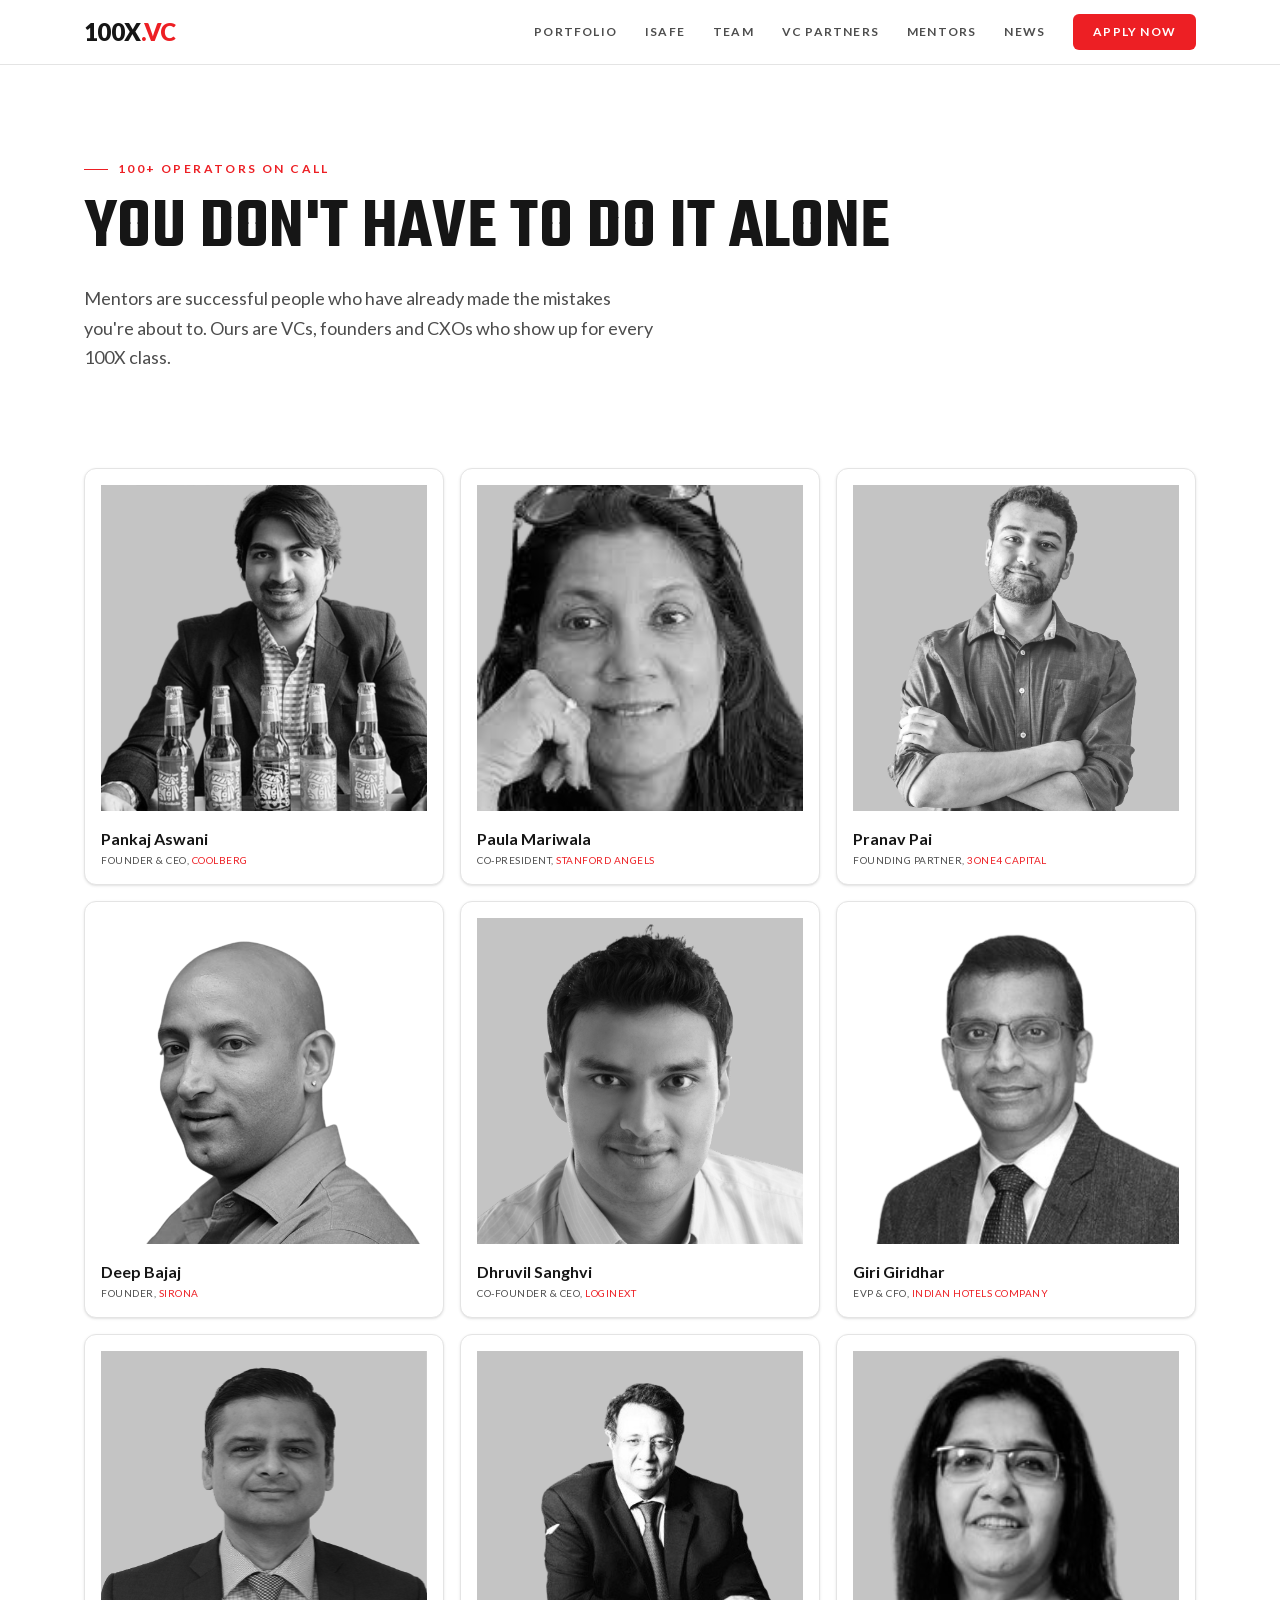
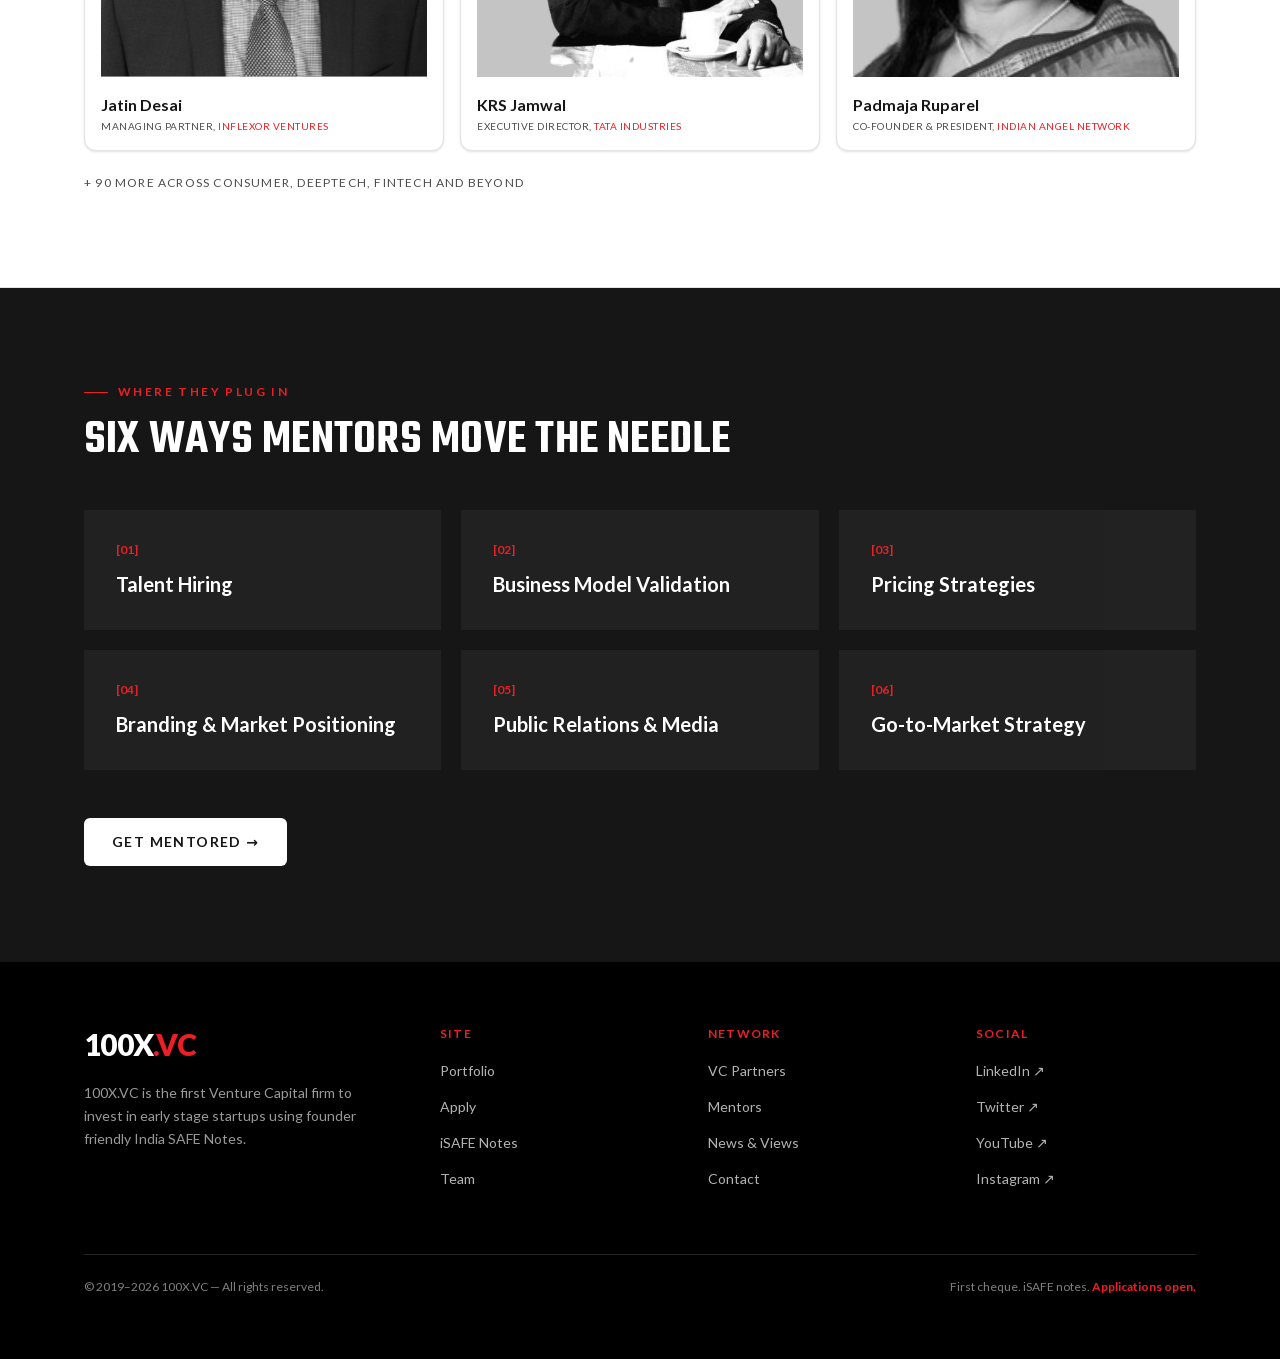
<file: mentors.html>
<!DOCTYPE html><html lang="en" class="lato_9646d3ba-module__sfy99W__variable teko_4d5769fe-module__zebN0a__variable h-full antialiased"><head><meta charSet="utf-8"/><meta name="viewport" content="width=device-width, initial-scale=1"/><link rel="preload" href="/_next/static/media/345c85a432359eed-s.p.0zem_9y19rte6.woff2" as="font" crossorigin="" type="font/woff2"/><link rel="preload" href="/_next/static/media/8e451580e5e95631-s.p.27vw08z6_vw0m.woff2" as="font" crossorigin="" type="font/woff2"/><link rel="preload" href="/_next/static/media/9be384ea93fe3f49-s.p.0ig786lf0ff2-.woff2" as="font" crossorigin="" type="font/woff2"/><link rel="preload" href="/_next/static/media/b897c54bb211cfcd-s.p.44ggz8q6qt7y3.woff2" as="font" crossorigin="" type="font/woff2"/><link rel="stylesheet" href="/_next/static/chunks/0sb2a_fkciez_.css" data-precedence="next"/><link rel="preload" as="script" fetchPriority="low" href="/_next/static/chunks/0dhbjz-xsmu83.js"/><script src="/_next/static/chunks/1l-b_nohjwr9n.js" async=""></script><script src="/_next/static/chunks/0iec5q4ack_04.js" async=""></script><script src="/_next/static/chunks/3wupfh1jbs4tu.js" async=""></script><script src="/_next/static/chunks/turbopack-0n1_xunufzdo5.js" async=""></script><script src="/_next/static/chunks/2k2mzke93iz-l.js" async=""></script><script src="/_next/static/chunks/14mrh2-p_w84d.js" async=""></script><script src="/_next/static/chunks/43jzu2xfo3752.js" async=""></script><meta name="next-size-adjust" content=""/><title>Mentors — 100X.VC</title><meta name="description" content="100+ mentors — VCs, founders and operators — helping 100X portfolio founders with hiring, pricing, positioning and go-to-market."/><meta property="og:title" content="100X.VC — First Cheque for India&#x27;s Moonshots"/><meta property="og:description" content="₹1.25 Cr first cheques on founder-friendly iSAFE notes. Funding Simplified. Mentoring Unlimited."/><meta property="og:type" content="website"/><meta name="twitter:card" content="summary"/><meta name="twitter:title" content="100X.VC — First Cheque for India&#x27;s Moonshots"/><meta name="twitter:description" content="₹1.25 Cr first cheques on founder-friendly iSAFE notes. Funding Simplified. Mentoring Unlimited."/><link rel="icon" href="/favicon.ico?favicon.2vob68tjqpejf.ico" sizes="256x256" type="image/x-icon"/><script src="/_next/static/chunks/0cz1d0mv5g_q7.js" noModule=""></script></head><body class="flex min-h-full flex-col"><div hidden=""><!--$--><!--/$--></div><script>document.documentElement.dataset.js='1'</script><header class="sticky top-0 z-50 border-b border-line bg-paper/90 backdrop-blur-md"><nav class="mx-auto flex h-16 max-w-6xl items-center justify-between px-5"><a class="text-2xl font-black tracking-tight" href="/">100X<span class="text-accent">.VC</span></a><div class="hidden items-center gap-7 lg:flex"><a class="navlink text-xs font-bold uppercase tracking-widest text-ink-soft transition-colors hover:text-ink" href="/portfolio">Portfolio</a><a class="navlink text-xs font-bold uppercase tracking-widest text-ink-soft transition-colors hover:text-ink" href="/isafe">iSAFE</a><a class="navlink text-xs font-bold uppercase tracking-widest text-ink-soft transition-colors hover:text-ink" href="/team">Team</a><a class="navlink text-xs font-bold uppercase tracking-widest text-ink-soft transition-colors hover:text-ink" href="/vc-partners">VC Partners</a><a class="navlink text-xs font-bold uppercase tracking-widest text-ink-soft transition-colors hover:text-ink" href="/mentors">Mentors</a><a class="navlink text-xs font-bold uppercase tracking-widest text-ink-soft transition-colors hover:text-ink" href="/news-and-views">News</a><a class="lift rounded-md bg-accent px-5 py-2.5 text-xs font-bold uppercase tracking-widest text-white hover:bg-hot" href="/apply">Apply Now</a></div><button aria-label="Open menu" aria-expanded="false" class="text-xs font-bold uppercase tracking-widest lg:hidden">Menu</button></nav></header><main class="flex-1"><section class="mx-auto max-w-6xl px-5 py-16 sm:py-24"><div class="rise"><p class="mb-5 flex items-center gap-2.5 text-xs font-bold uppercase tracking-[0.2em] text-accent"><span aria-hidden="true" class="h-px w-6 bg-accent"></span>100+ operators on call</p></div><h1 class="rise display max-w-4xl text-5xl sm:text-7xl" style="animation-delay:0.1s">You don&#x27;t have to do it alone</h1><p class="rise mt-6 max-w-xl text-lg leading-relaxed text-ink-soft" style="animation-delay:0.2s">Mentors are successful people who have already made the mistakes you&#x27;re about to. Ours are VCs, founders and CXOs who show up for every 100X class.</p></section><section class="mx-auto max-w-6xl px-5 pb-24"><div class="grid gap-4 sm:grid-cols-2 lg:grid-cols-3"><div class="reveal  h-full"><div class="bracket-parent h-full rounded-xl border border-line bg-card shadow-sm p-4"><i aria-hidden="true" class="bk bk-tl"></i><i aria-hidden="true" class="bk bk-tr"></i><i aria-hidden="true" class="bk bk-bl"></i><i aria-hidden="true" class="bk bk-br"></i><div class="aspect-square overflow-hidden bg-mist"><img src="/media/mentors/pankaj-aswani.svg" alt="Pankaj Aswani, Founder &amp; CEO at Coolberg" loading="lazy" class="size-full object-cover"/></div><p class="mt-4 font-bold">Pankaj Aswani</p><p class="mt-0.5 font-mono text-[10px] uppercase tracking-wider text-ink-soft">Founder &amp; CEO<!-- -->, <span class="text-accent">Coolberg</span></p></div></div><div class="reveal  h-full" style="transition-delay:80ms"><div class="bracket-parent h-full rounded-xl border border-line bg-card shadow-sm p-4"><i aria-hidden="true" class="bk bk-tl"></i><i aria-hidden="true" class="bk bk-tr"></i><i aria-hidden="true" class="bk bk-bl"></i><i aria-hidden="true" class="bk bk-br"></i><div class="aspect-square overflow-hidden bg-mist"><img src="/media/mentors/paula-mariawala.svg" alt="Paula Mariwala, Co-President at Stanford Angels" loading="lazy" class="size-full object-cover"/></div><p class="mt-4 font-bold">Paula Mariwala</p><p class="mt-0.5 font-mono text-[10px] uppercase tracking-wider text-ink-soft">Co-President<!-- -->, <span class="text-accent">Stanford Angels</span></p></div></div><div class="reveal  h-full" style="transition-delay:160ms"><div class="bracket-parent h-full rounded-xl border border-line bg-card shadow-sm p-4"><i aria-hidden="true" class="bk bk-tl"></i><i aria-hidden="true" class="bk bk-tr"></i><i aria-hidden="true" class="bk bk-bl"></i><i aria-hidden="true" class="bk bk-br"></i><div class="aspect-square overflow-hidden bg-mist"><img src="/media/mentors/pranav-pai.svg" alt="Pranav Pai, Founding Partner at 3one4 Capital" loading="lazy" class="size-full object-cover"/></div><p class="mt-4 font-bold">Pranav Pai</p><p class="mt-0.5 font-mono text-[10px] uppercase tracking-wider text-ink-soft">Founding Partner<!-- -->, <span class="text-accent">3one4 Capital</span></p></div></div><div class="reveal  h-full"><div class="bracket-parent h-full rounded-xl border border-line bg-card shadow-sm p-4"><i aria-hidden="true" class="bk bk-tl"></i><i aria-hidden="true" class="bk bk-tr"></i><i aria-hidden="true" class="bk bk-bl"></i><i aria-hidden="true" class="bk bk-br"></i><div class="aspect-square overflow-hidden bg-mist"><img src="/media/mentors/deep-bajaj.svg" alt="Deep Bajaj, Founder at Sirona" loading="lazy" class="size-full object-cover"/></div><p class="mt-4 font-bold">Deep Bajaj</p><p class="mt-0.5 font-mono text-[10px] uppercase tracking-wider text-ink-soft">Founder<!-- -->, <span class="text-accent">Sirona</span></p></div></div><div class="reveal  h-full" style="transition-delay:80ms"><div class="bracket-parent h-full rounded-xl border border-line bg-card shadow-sm p-4"><i aria-hidden="true" class="bk bk-tl"></i><i aria-hidden="true" class="bk bk-tr"></i><i aria-hidden="true" class="bk bk-bl"></i><i aria-hidden="true" class="bk bk-br"></i><div class="aspect-square overflow-hidden bg-mist"><img src="/media/mentors/dhruvil-sanghvi.svg" alt="Dhruvil Sanghvi, Co-Founder &amp; CEO at LogiNext" loading="lazy" class="size-full object-cover"/></div><p class="mt-4 font-bold">Dhruvil Sanghvi</p><p class="mt-0.5 font-mono text-[10px] uppercase tracking-wider text-ink-soft">Co-Founder &amp; CEO<!-- -->, <span class="text-accent">LogiNext</span></p></div></div><div class="reveal  h-full" style="transition-delay:160ms"><div class="bracket-parent h-full rounded-xl border border-line bg-card shadow-sm p-4"><i aria-hidden="true" class="bk bk-tl"></i><i aria-hidden="true" class="bk bk-tr"></i><i aria-hidden="true" class="bk bk-bl"></i><i aria-hidden="true" class="bk bk-br"></i><div class="aspect-square overflow-hidden bg-mist"><img src="/media/mentors/giri-giridhar.svg" alt="Giri Giridhar, EVP &amp; CFO at Indian Hotels Company" loading="lazy" class="size-full object-cover"/></div><p class="mt-4 font-bold">Giri Giridhar</p><p class="mt-0.5 font-mono text-[10px] uppercase tracking-wider text-ink-soft">EVP &amp; CFO<!-- -->, <span class="text-accent">Indian Hotels Company</span></p></div></div><div class="reveal  h-full"><div class="bracket-parent h-full rounded-xl border border-line bg-card shadow-sm p-4"><i aria-hidden="true" class="bk bk-tl"></i><i aria-hidden="true" class="bk bk-tr"></i><i aria-hidden="true" class="bk bk-bl"></i><i aria-hidden="true" class="bk bk-br"></i><div class="aspect-square overflow-hidden bg-mist"><img src="/media/mentors/jatin-desai.svg" alt="Jatin Desai, Managing Partner at Inflexor Ventures" loading="lazy" class="size-full object-cover"/></div><p class="mt-4 font-bold">Jatin Desai</p><p class="mt-0.5 font-mono text-[10px] uppercase tracking-wider text-ink-soft">Managing Partner<!-- -->, <span class="text-accent">Inflexor Ventures</span></p></div></div><div class="reveal  h-full" style="transition-delay:80ms"><div class="bracket-parent h-full rounded-xl border border-line bg-card shadow-sm p-4"><i aria-hidden="true" class="bk bk-tl"></i><i aria-hidden="true" class="bk bk-tr"></i><i aria-hidden="true" class="bk bk-bl"></i><i aria-hidden="true" class="bk bk-br"></i><div class="aspect-square overflow-hidden bg-mist"><img src="/media/mentors/krs-jamwal.svg" alt="KRS Jamwal, Executive Director at Tata Industries" loading="lazy" class="size-full object-cover"/></div><p class="mt-4 font-bold">KRS Jamwal</p><p class="mt-0.5 font-mono text-[10px] uppercase tracking-wider text-ink-soft">Executive Director<!-- -->, <span class="text-accent">Tata Industries</span></p></div></div><div class="reveal  h-full" style="transition-delay:160ms"><div class="bracket-parent h-full rounded-xl border border-line bg-card shadow-sm p-4"><i aria-hidden="true" class="bk bk-tl"></i><i aria-hidden="true" class="bk bk-tr"></i><i aria-hidden="true" class="bk bk-bl"></i><i aria-hidden="true" class="bk bk-br"></i><div class="aspect-square overflow-hidden bg-mist"><img src="/media/mentors/padmaja-ruparel.svg" alt="Padmaja Ruparel, Co-Founder &amp; President at Indian Angel Network" loading="lazy" class="size-full object-cover"/></div><p class="mt-4 font-bold">Padmaja Ruparel</p><p class="mt-0.5 font-mono text-[10px] uppercase tracking-wider text-ink-soft">Co-Founder &amp; President<!-- -->, <span class="text-accent">Indian Angel Network</span></p></div></div></div><div class="reveal  " style="transition-delay:100ms"><p class="mt-6 font-mono text-xs uppercase tracking-widest text-ink-soft">+ 90 more across consumer, deeptech, fintech and beyond</p></div></section><section class="border-t border-line bg-ink py-16 sm:py-24 text-paper"><div class="mx-auto max-w-6xl px-5"><div class="reveal  "><div class="mb-12"><p class="mb-5 flex items-center gap-2.5 text-xs font-bold uppercase tracking-[0.2em] text-accent"><span aria-hidden="true" class="h-px w-6 bg-accent"></span>Where they plug in</p><h2 class="display text-4xl sm:text-5xl text-paper">Six ways mentors move the needle</h2></div></div><div class="grid gap-5 sm:grid-cols-2 lg:grid-cols-3"><div class="reveal  h-full"><div class="bracket-parent h-full bg-paper/5 p-8"><i aria-hidden="true" class="bk bk-tl"></i><i aria-hidden="true" class="bk bk-tr"></i><i aria-hidden="true" class="bk bk-bl"></i><i aria-hidden="true" class="bk bk-br"></i><p class="font-mono text-xs font-bold text-accent">[0<!-- -->1<!-- -->]</p><p class="mt-3 text-xl font-bold">Talent Hiring</p></div></div><div class="reveal  h-full" style="transition-delay:80ms"><div class="bracket-parent h-full bg-paper/5 p-8"><i aria-hidden="true" class="bk bk-tl"></i><i aria-hidden="true" class="bk bk-tr"></i><i aria-hidden="true" class="bk bk-bl"></i><i aria-hidden="true" class="bk bk-br"></i><p class="font-mono text-xs font-bold text-accent">[0<!-- -->2<!-- -->]</p><p class="mt-3 text-xl font-bold">Business Model Validation</p></div></div><div class="reveal  h-full" style="transition-delay:160ms"><div class="bracket-parent h-full bg-paper/5 p-8"><i aria-hidden="true" class="bk bk-tl"></i><i aria-hidden="true" class="bk bk-tr"></i><i aria-hidden="true" class="bk bk-bl"></i><i aria-hidden="true" class="bk bk-br"></i><p class="font-mono text-xs font-bold text-accent">[0<!-- -->3<!-- -->]</p><p class="mt-3 text-xl font-bold">Pricing Strategies</p></div></div><div class="reveal  h-full"><div class="bracket-parent h-full bg-paper/5 p-8"><i aria-hidden="true" class="bk bk-tl"></i><i aria-hidden="true" class="bk bk-tr"></i><i aria-hidden="true" class="bk bk-bl"></i><i aria-hidden="true" class="bk bk-br"></i><p class="font-mono text-xs font-bold text-accent">[0<!-- -->4<!-- -->]</p><p class="mt-3 text-xl font-bold">Branding &amp; Market Positioning</p></div></div><div class="reveal  h-full" style="transition-delay:80ms"><div class="bracket-parent h-full bg-paper/5 p-8"><i aria-hidden="true" class="bk bk-tl"></i><i aria-hidden="true" class="bk bk-tr"></i><i aria-hidden="true" class="bk bk-bl"></i><i aria-hidden="true" class="bk bk-br"></i><p class="font-mono text-xs font-bold text-accent">[0<!-- -->5<!-- -->]</p><p class="mt-3 text-xl font-bold">Public Relations &amp; Media</p></div></div><div class="reveal  h-full" style="transition-delay:160ms"><div class="bracket-parent h-full bg-paper/5 p-8"><i aria-hidden="true" class="bk bk-tl"></i><i aria-hidden="true" class="bk bk-tr"></i><i aria-hidden="true" class="bk bk-bl"></i><i aria-hidden="true" class="bk bk-br"></i><p class="font-mono text-xs font-bold text-accent">[0<!-- -->6<!-- -->]</p><p class="mt-3 text-xl font-bold">Go-to-Market Strategy</p></div></div></div><div class="reveal  " style="transition-delay:100ms"><div class="mt-12"><a class="lift inline-flex items-center justify-center rounded-md px-7 py-3.5 text-sm font-bold uppercase tracking-widest bg-white text-ink hover:bg-accent hover:text-white" href="/apply">Get mentored →</a></div></div></div></section><!--$--><!--/$--></main><footer class="bg-black text-paper"><div class="mx-auto max-w-6xl px-5 py-16"><div class="grid gap-12 md:grid-cols-[1.4fr_1fr_1fr_1fr]"><div><p class="mb-5 text-3xl font-black tracking-tight">100X<span class="text-accent">.VC</span></p><p class="max-w-xs text-sm leading-relaxed text-paper/60">100X.VC is the first Venture Capital firm to invest in early stage startups using founder friendly India SAFE Notes.</p></div><div><p class="mb-4 text-xs font-bold uppercase tracking-widest text-accent">Site</p><ul class="space-y-3"><li><a class="text-sm text-paper/70 transition-colors hover:text-paper" href="/portfolio">Portfolio</a></li><li><a class="text-sm text-paper/70 transition-colors hover:text-paper" href="/apply">Apply</a></li><li><a class="text-sm text-paper/70 transition-colors hover:text-paper" href="/isafe">iSAFE Notes</a></li><li><a class="text-sm text-paper/70 transition-colors hover:text-paper" href="/team">Team</a></li></ul></div><div><p class="mb-4 text-xs font-bold uppercase tracking-widest text-accent">Network</p><ul class="space-y-3"><li><a class="text-sm text-paper/70 transition-colors hover:text-paper" href="/vc-partners">VC Partners</a></li><li><a class="text-sm text-paper/70 transition-colors hover:text-paper" href="/mentors">Mentors</a></li><li><a class="text-sm text-paper/70 transition-colors hover:text-paper" href="/news-and-views">News &amp; Views</a></li><li><a class="text-sm text-paper/70 transition-colors hover:text-paper" href="/contact">Contact</a></li></ul></div><div><p class="mb-4 text-xs font-bold uppercase tracking-widest text-accent">Social</p><ul class="space-y-3"><li><a href="https://www.linkedin.com/company/100x-vc/" target="_blank" rel="noopener noreferrer" class="text-sm text-paper/70 transition-colors hover:text-paper">LinkedIn<!-- --> ↗</a></li><li><a href="https://twitter.com/100X_VC" target="_blank" rel="noopener noreferrer" class="text-sm text-paper/70 transition-colors hover:text-paper">Twitter<!-- --> ↗</a></li><li><a href="https://www.youtube.com/100XVC" target="_blank" rel="noopener noreferrer" class="text-sm text-paper/70 transition-colors hover:text-paper">YouTube<!-- --> ↗</a></li><li><a href="https://www.instagram.com/100X.VC/" target="_blank" rel="noopener noreferrer" class="text-sm text-paper/70 transition-colors hover:text-paper">Instagram<!-- --> ↗</a></li></ul></div></div><div class="mt-16 flex flex-col gap-3 border-t border-paper/15 pt-6 text-xs text-paper/50 sm:flex-row sm:items-center sm:justify-between"><p>© 2019–2026 100X.VC — All rights reserved.</p><p>First cheque. iSAFE notes.<!-- --> <span class="font-bold text-accent">Applications open.</span></p></div></div></footer><script src="/_next/static/chunks/0dhbjz-xsmu83.js" id="_R_" async=""></script><script>(self.__next_f=self.__next_f||[]).push([0])</script><script>self.__next_f.push([1,"1:\"$Sreact.fragment\"\n2:I[42724,[\"/_next/static/chunks/2k2mzke93iz-l.js\",\"/_next/static/chunks/14mrh2-p_w84d.js\"],\"default\"]\n3:I[39756,[\"/_next/static/chunks/2k2mzke93iz-l.js\",\"/_next/static/chunks/14mrh2-p_w84d.js\"],\"default\"]\n4:I[37457,[\"/_next/static/chunks/2k2mzke93iz-l.js\",\"/_next/static/chunks/14mrh2-p_w84d.js\"],\"default\"]\n5:I[22016,[\"/_next/static/chunks/2k2mzke93iz-l.js\",\"/_next/static/chunks/14mrh2-p_w84d.js\",\"/_next/static/chunks/43jzu2xfo3752.js\"],\"\"]\nd:I[68027,[\"/_next/static/chunks/2k2mzke93iz-l.js\",\"/_next/static/chunks/14mrh2-p_w84d.js\"],\"default\",1]\n:HL[\"/_next/static/chunks/0sb2a_fkciez_.css\",\"style\"]\n:HL[\"/_next/static/media/345c85a432359eed-s.p.0zem_9y19rte6.woff2\",\"font\",{\"crossOrigin\":\"\",\"type\":\"font/woff2\"}]\n:HL[\"/_next/static/media/8e451580e5e95631-s.p.27vw08z6_vw0m.woff2\",\"font\",{\"crossOrigin\":\"\",\"type\":\"font/woff2\"}]\n:HL[\"/_next/static/media/9be384ea93fe3f49-s.p.0ig786lf0ff2-.woff2\",\"font\",{\"crossOrigin\":\"\",\"type\":\"font/woff2\"}]\n:HL[\"/_next/static/media/b897c54bb211cfcd-s.p.44ggz8q6qt7y3.woff2\",\"font\",{\"crossOrigin\":\"\",\"type\":\"font/woff2\"}]\n"])</script><script>self.__next_f.push([1,"0:{\"P\":null,\"c\":[\"\",\"mentors\"],\"q\":\"\",\"i\":false,\"f\":[[[\"\",{\"children\":[\"mentors\",{\"children\":[\"__PAGE__\",{}]}]},\"$undefined\",\"$undefined\",16],[[\"$\",\"$1\",\"c\",{\"children\":[[[\"$\",\"link\",\"0\",{\"rel\":\"stylesheet\",\"href\":\"/_next/static/chunks/0sb2a_fkciez_.css\",\"precedence\":\"next\",\"crossOrigin\":\"$undefined\",\"nonce\":\"$undefined\"}],[\"$\",\"script\",\"script-0\",{\"src\":\"/_next/static/chunks/2k2mzke93iz-l.js\",\"async\":true,\"nonce\":\"$undefined\"}],[\"$\",\"script\",\"script-1\",{\"src\":\"/_next/static/chunks/14mrh2-p_w84d.js\",\"async\":true,\"nonce\":\"$undefined\"}]],[\"$\",\"html\",null,{\"lang\":\"en\",\"suppressHydrationWarning\":true,\"className\":\"lato_9646d3ba-module__sfy99W__variable teko_4d5769fe-module__zebN0a__variable h-full antialiased\",\"children\":[\"$\",\"body\",null,{\"className\":\"flex min-h-full flex-col\",\"children\":[[\"$\",\"script\",null,{\"dangerouslySetInnerHTML\":{\"__html\":\"document.documentElement.dataset.js='1'\"}}],[\"$\",\"$L2\",null,{}],[\"$\",\"main\",null,{\"className\":\"flex-1\",\"children\":[\"$\",\"$L3\",null,{\"parallelRouterKey\":\"children\",\"error\":\"$undefined\",\"errorStyles\":\"$undefined\",\"errorScripts\":\"$undefined\",\"template\":[\"$\",\"$L4\",null,{}],\"templateStyles\":\"$undefined\",\"templateScripts\":\"$undefined\",\"notFound\":[[\"$\",\"section\",null,{\"className\":\"mx-auto flex max-w-6xl flex-col items-start px-5 py-32\",\"children\":[[\"$\",\"p\",null,{\"className\":\"font-mono text-xs font-bold uppercase tracking-[0.2em] text-accent\",\"children\":\"// Error 404\"}],[\"$\",\"h1\",null,{\"className\":\"display mt-4 text-6xl sm:text-8xl\",\"children\":\"Not in the portfolio\"}],[\"$\",\"p\",null,{\"className\":\"mt-6 max-w-md text-lg text-ink-soft\",\"children\":\"This page either never raised, or it pivoted. Either way — nothing to see here.\"}],[\"$\",\"div\",null,{\"className\":\"mt-10 flex gap-4\",\"children\":[[\"$\",\"$L5\",null,{\"href\":\"/\",\"className\":\"lift inline-flex items-center justify-center rounded-md px-7 py-3.5 text-sm font-bold uppercase tracking-widest bg-accent text-white hover:bg-hot\",\"children\":\"Back home\"}],[\"$\",\"$L5\",null,{\"href\":\"/portfolio\",\"className\":\"lift inline-flex items-center justify-center rounded-md px-7 py-3.5 text-sm font-bold uppercase tracking-widest border border-ink/20 bg-transparent text-ink hover:border-ink hover:bg-ink hover:text-white\",\"children\":\"Real portfolio →\"}]]}]]}],[]],\"forbidden\":\"$undefined\",\"unauthorized\":\"$undefined\"}]}],[\"$\",\"footer\",null,{\"className\":\"bg-black text-paper\",\"children\":[\"$\",\"div\",null,{\"className\":\"mx-auto max-w-6xl px-5 py-16\",\"children\":[[\"$\",\"div\",null,{\"className\":\"grid gap-12 md:grid-cols-[1.4fr_1fr_1fr_1fr]\",\"children\":[[\"$\",\"div\",null,{\"children\":[[\"$\",\"p\",null,{\"className\":\"mb-5 text-3xl font-black tracking-tight\",\"children\":[\"100X\",[\"$\",\"span\",null,{\"className\":\"text-accent\",\"children\":\".VC\"}]]}],[\"$\",\"p\",null,{\"className\":\"max-w-xs text-sm leading-relaxed text-paper/60\",\"children\":\"100X.VC is the first Venture Capital firm to invest in early stage startups using founder friendly India SAFE Notes.\"}]]}],[\"$\",\"div\",null,{\"children\":[[\"$\",\"p\",null,{\"className\":\"mb-4 text-xs font-bold uppercase tracking-widest text-accent\",\"children\":\"Site\"}],[\"$\",\"ul\",null,{\"className\":\"space-y-3\",\"children\":[[\"$\",\"li\",\"/portfolio\",{\"children\":[\"$\",\"$L5\",null,{\"href\":\"/portfolio\",\"className\":\"text-sm text-paper/70 transition-colors hover:text-paper\",\"children\":\"Portfolio\"}]}],[\"$\",\"li\",\"/apply\",{\"children\":[\"$\",\"$L5\",null,{\"href\":\"/apply\",\"className\":\"text-sm text-paper/70 transition-colors hover:text-paper\",\"children\":\"Apply\"}]}],[\"$\",\"li\",\"/isafe\",{\"children\":[\"$\",\"$L5\",null,{\"href\":\"/isafe\",\"className\":\"text-sm text-paper/70 transition-colors hover:text-paper\",\"children\":\"iSAFE Notes\"}]}],[\"$\",\"li\",\"/team\",{\"children\":[\"$\",\"$L5\",null,{\"href\":\"/team\",\"className\":\"text-sm text-paper/70 transition-colors hover:text-paper\",\"children\":\"Team\"}]}]]}]]}],[\"$\",\"div\",null,{\"children\":[[\"$\",\"p\",null,{\"className\":\"mb-4 text-xs font-bold uppercase tracking-widest text-accent\",\"children\":\"Network\"}],[\"$\",\"ul\",null,{\"className\":\"space-y-3\",\"children\":[[\"$\",\"li\",\"/vc-partners\",{\"children\":[\"$\",\"$L5\",null,{\"href\":\"/vc-partners\",\"className\":\"text-sm text-paper/70 transition-colors hover:text-paper\",\"children\":\"VC Partners\"}]}],[\"$\",\"li\",\"/mentors\",{\"children\":[\"$\",\"$L5\",null,{\"href\":\"/mentors\",\"className\":\"text-sm text-paper/70 transition-colors hover:text-paper\",\"children\":\"Mentors\"}]}],[\"$\",\"li\",\"/news-and-views\",{\"children\":[\"$\",\"$L5\",null,{\"href\":\"/news-and-views\",\"className\":\"text-sm text-paper/70 transition-colors hover:text-paper\",\"children\":\"News \u0026 Views\"}]}],\"$L6\"]}]]}],\"$L7\"]}],\"$L8\"]}]}]]}]}]]}],{\"children\":[\"$L9\",{\"children\":[\"$La\",{},null,false,null]},null,false,\"$@b\"]},null,false,null],\"$Lc\",false]],\"m\":\"$undefined\",\"G\":[\"$d\",[\"$Le\"]],\"S\":true,\"h\":null,\"s\":\"$undefined\",\"l\":\"$undefined\",\"p\":\"$undefined\",\"d\":\"$undefined\",\"b\":\"Z_dfCVxgY39ksuKqHTsz9\"}\n"])</script><script>self.__next_f.push([1,"f:I[24203,[\"/_next/static/chunks/2k2mzke93iz-l.js\",\"/_next/static/chunks/14mrh2-p_w84d.js\",\"/_next/static/chunks/43jzu2xfo3752.js\"],\"Reveal\"]\n1d:I[97367,[\"/_next/static/chunks/2k2mzke93iz-l.js\",\"/_next/static/chunks/14mrh2-p_w84d.js\"],\"ViewportBoundary\"]\n1f:I[97367,[\"/_next/static/chunks/2k2mzke93iz-l.js\",\"/_next/static/chunks/14mrh2-p_w84d.js\"],\"MetadataBoundary\"]\n20:\"$Sreact.suspense\"\n6:[\"$\",\"li\",\"/contact\",{\"children\":[\"$\",\"$L5\",null,{\"href\":\"/contact\",\"className\":\"text-sm text-paper/70 transition-colors hover:text-paper\",\"children\":\"Contact\"}]}]\n7:[\"$\",\"div\",null,{\"children\":[[\"$\",\"p\",null,{\"className\":\"mb-4 text-xs font-bold uppercase tracking-widest text-accent\",\"children\":\"Social\"}],[\"$\",\"ul\",null,{\"className\":\"space-y-3\",\"children\":[[\"$\",\"li\",\"LinkedIn\",{\"children\":[\"$\",\"a\",null,{\"href\":\"https://www.linkedin.com/company/100x-vc/\",\"target\":\"_blank\",\"rel\":\"noopener noreferrer\",\"className\":\"text-sm text-paper/70 transition-colors hover:text-paper\",\"children\":[\"LinkedIn\",\" ↗\"]}]}],[\"$\",\"li\",\"Twitter\",{\"children\":[\"$\",\"a\",null,{\"href\":\"https://twitter.com/100X_VC\",\"target\":\"_blank\",\"rel\":\"noopener noreferrer\",\"className\":\"text-sm text-paper/70 transition-colors hover:text-paper\",\"children\":[\"Twitter\",\" ↗\"]}]}],[\"$\",\"li\",\"YouTube\",{\"children\":[\"$\",\"a\",null,{\"href\":\"https://www.youtube.com/100XVC\",\"target\":\"_blank\",\"rel\":\"noopener noreferrer\",\"className\":\"text-sm text-paper/70 transition-colors hover:text-paper\",\"children\":[\"YouTube\",\" ↗\"]}]}],[\"$\",\"li\",\"Instagram\",{\"children\":[\"$\",\"a\",null,{\"href\":\"https://www.instagram.com/100X.VC/\",\"target\":\"_blank\",\"rel\":\"noopener noreferrer\",\"className\":\"text-sm text-paper/70 transition-colors hover:text-paper\",\"children\":[\"Instagram\",\" ↗\"]}]}]]}]]}]\n8:[\"$\",\"div\",null,{\"className\":\"mt-16 flex flex-col gap-3 border-t border-paper/15 pt-6 text-xs text-paper/50 sm:flex-row sm:items-center sm:justify-between\",\"children\":[[\"$\",\"p\",null,{\"children\":\"© 2019–2026 100X.VC — All rights reserved.\"}],[\"$\",\"p\",null,{\"children\":[\"First cheque. iSAFE notes.\",\" \",[\"$\",\"span\",null,{\"className\":\"font-bold text-accent\",\"children\":\"Applications open.\"}]]}]]}]\n9:[\"$\",\"$1\",\"c\",{\"children\":[null,[\"$\",\"$L3\",null,{\"parallelRouterKey\":\"children\",\"error\":\"$undefined\",\"errorStyles\":\"$undefined\",\"errorScripts\":\"$undefined\",\"template\":[\"$\",\"$L4\",null,{}],\"templateStyles\":\"$undefined\",\"templateScripts\":\"$undefined\",\"notFound\":\"$undefined\",\"forbidden\":\"$undefined\",\"unauthorized\":\"$undefined\"}]]}]\n"])</script><script>self.__next_f.push([1,"a:[\"$\",\"$1\",\"c\",{\"children\":[[[\"$\",\"section\",null,{\"className\":\"mx-auto max-w-6xl px-5 py-16 sm:py-24\",\"children\":[[\"$\",\"div\",null,{\"className\":\"rise\",\"children\":[\"$\",\"p\",null,{\"className\":\"mb-5 flex items-center gap-2.5 text-xs font-bold uppercase tracking-[0.2em] text-accent\",\"children\":[[\"$\",\"span\",null,{\"aria-hidden\":\"true\",\"className\":\"h-px w-6 bg-accent\"}],\"100+ operators on call\"]}]}],[\"$\",\"h1\",null,{\"className\":\"rise display max-w-4xl text-5xl sm:text-7xl\",\"style\":{\"animationDelay\":\"0.1s\"},\"children\":\"You don't have to do it alone\"}],[\"$\",\"p\",null,{\"className\":\"rise mt-6 max-w-xl text-lg leading-relaxed text-ink-soft\",\"style\":{\"animationDelay\":\"0.2s\"},\"children\":\"Mentors are successful people who have already made the mistakes you're about to. Ours are VCs, founders and CXOs who show up for every 100X class.\"}]]}],[\"$\",\"section\",null,{\"className\":\"mx-auto max-w-6xl px-5 pb-24\",\"children\":[[\"$\",\"div\",null,{\"className\":\"grid gap-4 sm:grid-cols-2 lg:grid-cols-3\",\"children\":[[\"$\",\"$Lf\",\"Pankaj Aswani\",{\"delay\":0,\"className\":\"h-full\",\"children\":[\"$\",\"div\",null,{\"className\":\"bracket-parent h-full rounded-xl border border-line bg-card shadow-sm p-4\",\"children\":[[[\"$\",\"i\",null,{\"aria-hidden\":\"true\",\"className\":\"bk bk-tl\"}],[\"$\",\"i\",null,{\"aria-hidden\":\"true\",\"className\":\"bk bk-tr\"}],[\"$\",\"i\",null,{\"aria-hidden\":\"true\",\"className\":\"bk bk-bl\"}],[\"$\",\"i\",null,{\"aria-hidden\":\"true\",\"className\":\"bk bk-br\"}]],[\"$\",\"div\",null,{\"className\":\"aspect-square overflow-hidden bg-mist\",\"children\":[\"$\",\"img\",null,{\"src\":\"/media/mentors/pankaj-aswani.svg\",\"alt\":\"Pankaj Aswani, Founder \u0026 CEO at Coolberg\",\"loading\":\"lazy\",\"className\":\"size-full object-cover\"}]}],[\"$\",\"p\",null,{\"className\":\"mt-4 font-bold\",\"children\":\"Pankaj Aswani\"}],[\"$\",\"p\",null,{\"className\":\"mt-0.5 font-mono text-[10px] uppercase tracking-wider text-ink-soft\",\"children\":[\"Founder \u0026 CEO\",\", \",[\"$\",\"span\",null,{\"className\":\"text-accent\",\"children\":\"Coolberg\"}]]}]]}]}],[\"$\",\"$Lf\",\"Paula Mariwala\",{\"delay\":80,\"className\":\"h-full\",\"children\":[\"$\",\"div\",null,{\"className\":\"bracket-parent h-full rounded-xl border border-line bg-card shadow-sm p-4\",\"children\":[[[\"$\",\"i\",null,{\"aria-hidden\":\"true\",\"className\":\"bk bk-tl\"}],[\"$\",\"i\",null,{\"aria-hidden\":\"true\",\"className\":\"bk bk-tr\"}],[\"$\",\"i\",null,{\"aria-hidden\":\"true\",\"className\":\"bk bk-bl\"}],[\"$\",\"i\",null,{\"aria-hidden\":\"true\",\"className\":\"bk bk-br\"}]],[\"$\",\"div\",null,{\"className\":\"aspect-square overflow-hidden bg-mist\",\"children\":[\"$\",\"img\",null,{\"src\":\"/media/mentors/paula-mariawala.svg\",\"alt\":\"Paula Mariwala, Co-President at Stanford Angels\",\"loading\":\"lazy\",\"className\":\"size-full object-cover\"}]}],[\"$\",\"p\",null,{\"className\":\"mt-4 font-bold\",\"children\":\"Paula Mariwala\"}],[\"$\",\"p\",null,{\"className\":\"mt-0.5 font-mono text-[10px] uppercase tracking-wider text-ink-soft\",\"children\":[\"Co-President\",\", \",[\"$\",\"span\",null,{\"className\":\"text-accent\",\"children\":\"Stanford Angels\"}]]}]]}]}],[\"$\",\"$Lf\",\"Pranav Pai\",{\"delay\":160,\"className\":\"h-full\",\"children\":[\"$\",\"div\",null,{\"className\":\"bracket-parent h-full rounded-xl border border-line bg-card shadow-sm p-4\",\"children\":[[[\"$\",\"i\",null,{\"aria-hidden\":\"true\",\"className\":\"bk bk-tl\"}],[\"$\",\"i\",null,{\"aria-hidden\":\"true\",\"className\":\"bk bk-tr\"}],[\"$\",\"i\",null,{\"aria-hidden\":\"true\",\"className\":\"bk bk-bl\"}],[\"$\",\"i\",null,{\"aria-hidden\":\"true\",\"className\":\"bk bk-br\"}]],[\"$\",\"div\",null,{\"className\":\"aspect-square overflow-hidden bg-mist\",\"children\":[\"$\",\"img\",null,{\"src\":\"/media/mentors/pranav-pai.svg\",\"alt\":\"Pranav Pai, Founding Partner at 3one4 Capital\",\"loading\":\"lazy\",\"className\":\"size-full object-cover\"}]}],[\"$\",\"p\",null,{\"className\":\"mt-4 font-bold\",\"children\":\"Pranav Pai\"}],[\"$\",\"p\",null,{\"className\":\"mt-0.5 font-mono text-[10px] uppercase tracking-wider text-ink-soft\",\"children\":[\"Founding Partner\",\", \",[\"$\",\"span\",null,{\"className\":\"text-accent\",\"children\":\"3one4 Capital\"}]]}]]}]}],[\"$\",\"$Lf\",\"Deep Bajaj\",{\"delay\":0,\"className\":\"h-full\",\"children\":[\"$\",\"div\",null,{\"className\":\"bracket-parent h-full rounded-xl border border-line bg-card shadow-sm p-4\",\"children\":[[[\"$\",\"i\",null,{\"aria-hidden\":\"true\",\"className\":\"bk bk-tl\"}],[\"$\",\"i\",null,{\"aria-hidden\":\"true\",\"className\":\"bk bk-tr\"}],[\"$\",\"i\",null,{\"aria-hidden\":\"true\",\"className\":\"bk bk-bl\"}],[\"$\",\"i\",null,{\"aria-hidden\":\"true\",\"className\":\"bk bk-br\"}]],[\"$\",\"div\",null,{\"className\":\"aspect-square overflow-hidden bg-mist\",\"children\":\"$L10\"}],\"$L11\",\"$L12\"]}]}],\"$L13\",\"$L14\",\"$L15\",\"$L16\",\"$L17\"]}],\"$L18\"]}],\"$L19\"],[\"$L1a\"],\"$L1b\"]}]\n"])</script><script>self.__next_f.push([1,"1c:[]\nb:\"$W1c\"\nc:[\"$\",\"$1\",\"h\",{\"children\":[null,[\"$\",\"$L1d\",null,{\"children\":\"$L1e\"}],[\"$\",\"div\",null,{\"hidden\":true,\"children\":[\"$\",\"$L1f\",null,{\"children\":[\"$\",\"$20\",null,{\"name\":\"Next.Metadata\",\"children\":\"$L21\"}]}]}],[\"$\",\"meta\",null,{\"name\":\"next-size-adjust\",\"content\":\"\"}]]}]\ne:[\"$\",\"link\",\"0\",{\"rel\":\"stylesheet\",\"href\":\"/_next/static/chunks/0sb2a_fkciez_.css\",\"precedence\":\"next\",\"crossOrigin\":\"$undefined\",\"nonce\":\"$undefined\"}]\n"])</script><script>self.__next_f.push([1,"22:I[97367,[\"/_next/static/chunks/2k2mzke93iz-l.js\",\"/_next/static/chunks/14mrh2-p_w84d.js\"],\"OutletBoundary\"]\n10:[\"$\",\"img\",null,{\"src\":\"/media/mentors/deep-bajaj.svg\",\"alt\":\"Deep Bajaj, Founder at Sirona\",\"loading\":\"lazy\",\"className\":\"size-full object-cover\"}]\n11:[\"$\",\"p\",null,{\"className\":\"mt-4 font-bold\",\"children\":\"Deep Bajaj\"}]\n12:[\"$\",\"p\",null,{\"className\":\"mt-0.5 font-mono text-[10px] uppercase tracking-wider text-ink-soft\",\"children\":[\"Founder\",\", \",[\"$\",\"span\",null,{\"className\":\"text-accent\",\"children\":\"Sirona\"}]]}]\n13:[\"$\",\"$Lf\",\"Dhruvil Sanghvi\",{\"delay\":80,\"className\":\"h-full\",\"children\":[\"$\",\"div\",null,{\"className\":\"bracket-parent h-full rounded-xl border border-line bg-card shadow-sm p-4\",\"children\":[[[\"$\",\"i\",null,{\"aria-hidden\":\"true\",\"className\":\"bk bk-tl\"}],[\"$\",\"i\",null,{\"aria-hidden\":\"true\",\"className\":\"bk bk-tr\"}],[\"$\",\"i\",null,{\"aria-hidden\":\"true\",\"className\":\"bk bk-bl\"}],[\"$\",\"i\",null,{\"aria-hidden\":\"true\",\"className\":\"bk bk-br\"}]],[\"$\",\"div\",null,{\"className\":\"aspect-square overflow-hidden bg-mist\",\"children\":[\"$\",\"img\",null,{\"src\":\"/media/mentors/dhruvil-sanghvi.svg\",\"alt\":\"Dhruvil Sanghvi, Co-Founder \u0026 CEO at LogiNext\",\"loading\":\"lazy\",\"className\":\"size-full object-cover\"}]}],[\"$\",\"p\",null,{\"className\":\"mt-4 font-bold\",\"children\":\"Dhruvil Sanghvi\"}],[\"$\",\"p\",null,{\"className\":\"mt-0.5 font-mono text-[10px] uppercase tracking-wider text-ink-soft\",\"children\":[\"Co-Founder \u0026 CEO\",\", \",[\"$\",\"span\",null,{\"className\":\"text-accent\",\"children\":\"LogiNext\"}]]}]]}]}]\n14:[\"$\",\"$Lf\",\"Giri Giridhar\",{\"delay\":160,\"className\":\"h-full\",\"children\":[\"$\",\"div\",null,{\"className\":\"bracket-parent h-full rounded-xl border border-line bg-card shadow-sm p-4\",\"children\":[[[\"$\",\"i\",null,{\"aria-hidden\":\"true\",\"className\":\"bk bk-tl\"}],[\"$\",\"i\",null,{\"aria-hidden\":\"true\",\"className\":\"bk bk-tr\"}],[\"$\",\"i\",null,{\"aria-hidden\":\"true\",\"className\":\"bk bk-bl\"}],[\"$\",\"i\",null,{\"aria-hidden\":\"true\",\"className\":\"bk bk-br\"}]],[\"$\",\"div\",null,{\"className\":\"aspect-square overflow-hidden bg-mist\",\"children\":[\"$\",\"img\",null,{\"src\":\"/media/mentors/giri-giridhar.svg\",\"alt\":\"Giri Giridhar, EVP \u0026 CFO at Indian Hotels Company\",\"loading\":\"lazy\",\"className\":\"size-full object-cover\"}]}],[\"$\",\"p\",null,{\"className\":\"mt-4 font-bold\",\"children\":\"Giri Giridhar\"}],[\"$\",\"p\",null,{\"className\":\"mt-0.5 font-mono text-[10px] uppercase tracking-wider text-ink-soft\",\"children\":[\"EVP \u0026 CFO\",\", \",[\"$\",\"span\",null,{\"className\":\"text-accent\",\"children\":\"Indian Hotels Company\"}]]}]]}]}]\n15:[\"$\",\"$Lf\",\"Jatin Desai\",{\"delay\":0,\"className\":\"h-full\",\"children\":[\"$\",\"div\",null,{\"className\":\"bracket-parent h-full rounded-xl border border-line bg-card shadow-sm p-4\",\"children\":[[[\"$\",\"i\",null,{\"aria-hidden\":\"true\",\"className\":\"bk bk-tl\"}],[\"$\",\"i\",null,{\"aria-hidden\":\"true\",\"className\":\"bk bk-tr\"}],[\"$\",\"i\",null,{\"aria-hidden\":\"true\",\"className\":\"bk bk-bl\"}],[\"$\",\"i\",null,{\"aria-hidden\":\"true\",\"className\":\"bk bk-br\"}]],[\"$\",\"div\",null,{\"className\":\"aspect-square overflow-hidden bg-mist\",\"children\":[\"$\",\"img\",null,{\"src\":\"/media/mentors/jatin-desai.svg\",\"alt\":\"Jatin Desai, Managing Partner at Inflexor Ventures\",\"loading\":\"lazy\",\"className\":\"size-full object-cover\"}]}],[\"$\",\"p\",null,{\"className\":\"mt-4 font-bold\",\"children\":\"Jatin Desai\"}],[\"$\",\"p\",null,{\"className\":\"mt-0.5 font-mono text-[10px] uppercase tracking-wider text-ink-soft\",\"children\":[\"Managing Partner\",\", \",[\"$\",\"span\",null,{\"className\":\"text-accent\",\"children\":\"Inflexor Ventures\"}]]}]]}]}]\n16:[\"$\",\"$Lf\",\"KRS Jamwal\",{\"delay\":80,\"className\":\"h-full\",\"children\":[\"$\",\"div\",null,{\"className\":\"bracket-parent h-full rounded-xl border border-line bg-card shadow-sm p-4\",\"children\":[[[\"$\",\"i\",null,{\"aria-hidden\":\"true\",\"className\":\"bk bk-tl\"}],[\"$\",\"i\",null,{\"aria-hidden\":\"true\",\"className\":\"bk bk-tr\"}],[\"$\",\"i\",null,{\"aria-hidden\":\"true\",\"className\":\"bk bk-bl\"}],[\"$\",\"i\",null,{\"aria-hidden\":\"true\",\"className\":\"bk bk-br\"}]],[\"$\",\"div\",null,{\"className\":\"aspect-square overflow-hidden bg-mist\",\"children\":[\"$\",\"img\",null,{\"src\":\"/media/mentors/krs-jamwal.svg\",\"alt\":\"KRS Jamwal, Executive Director at Tata Indu"])</script><script>self.__next_f.push([1,"stries\",\"loading\":\"lazy\",\"className\":\"size-full object-cover\"}]}],[\"$\",\"p\",null,{\"className\":\"mt-4 font-bold\",\"children\":\"KRS Jamwal\"}],[\"$\",\"p\",null,{\"className\":\"mt-0.5 font-mono text-[10px] uppercase tracking-wider text-ink-soft\",\"children\":[\"Executive Director\",\", \",[\"$\",\"span\",null,{\"className\":\"text-accent\",\"children\":\"Tata Industries\"}]]}]]}]}]\n17:[\"$\",\"$Lf\",\"Padmaja Ruparel\",{\"delay\":160,\"className\":\"h-full\",\"children\":[\"$\",\"div\",null,{\"className\":\"bracket-parent h-full rounded-xl border border-line bg-card shadow-sm p-4\",\"children\":[[[\"$\",\"i\",null,{\"aria-hidden\":\"true\",\"className\":\"bk bk-tl\"}],[\"$\",\"i\",null,{\"aria-hidden\":\"true\",\"className\":\"bk bk-tr\"}],[\"$\",\"i\",null,{\"aria-hidden\":\"true\",\"className\":\"bk bk-bl\"}],[\"$\",\"i\",null,{\"aria-hidden\":\"true\",\"className\":\"bk bk-br\"}]],[\"$\",\"div\",null,{\"className\":\"aspect-square overflow-hidden bg-mist\",\"children\":[\"$\",\"img\",null,{\"src\":\"/media/mentors/padmaja-ruparel.svg\",\"alt\":\"Padmaja Ruparel, Co-Founder \u0026 President at Indian Angel Network\",\"loading\":\"lazy\",\"className\":\"size-full object-cover\"}]}],[\"$\",\"p\",null,{\"className\":\"mt-4 font-bold\",\"children\":\"Padmaja Ruparel\"}],[\"$\",\"p\",null,{\"className\":\"mt-0.5 font-mono text-[10px] uppercase tracking-wider text-ink-soft\",\"children\":[\"Co-Founder \u0026 President\",\", \",[\"$\",\"span\",null,{\"className\":\"text-accent\",\"children\":\"Indian Angel Network\"}]]}]]}]}]\n18:[\"$\",\"$Lf\",null,{\"delay\":100,\"children\":[\"$\",\"p\",null,{\"className\":\"mt-6 font-mono text-xs uppercase tracking-widest text-ink-soft\",\"children\":\"+ 90 more across consumer, deeptech, fintech and beyond\"}]}]\n"])</script><script>self.__next_f.push([1,"19:[\"$\",\"section\",null,{\"className\":\"border-t border-line bg-ink py-16 sm:py-24 text-paper\",\"children\":[\"$\",\"div\",null,{\"className\":\"mx-auto max-w-6xl px-5\",\"children\":[[\"$\",\"$Lf\",null,{\"children\":[\"$\",\"div\",null,{\"className\":\"mb-12\",\"children\":[[\"$\",\"p\",null,{\"className\":\"mb-5 flex items-center gap-2.5 text-xs font-bold uppercase tracking-[0.2em] text-accent\",\"children\":[[\"$\",\"span\",null,{\"aria-hidden\":\"true\",\"className\":\"h-px w-6 bg-accent\"}],\"Where they plug in\"]}],[\"$\",\"h2\",null,{\"className\":\"display text-4xl sm:text-5xl text-paper\",\"children\":\"Six ways mentors move the needle\"}]]}]}],[\"$\",\"div\",null,{\"className\":\"grid gap-5 sm:grid-cols-2 lg:grid-cols-3\",\"children\":[[\"$\",\"$Lf\",\"Talent Hiring\",{\"delay\":0,\"className\":\"h-full\",\"children\":[\"$\",\"div\",null,{\"className\":\"bracket-parent h-full bg-paper/5 p-8\",\"children\":[[[\"$\",\"i\",null,{\"aria-hidden\":\"true\",\"className\":\"bk bk-tl\"}],[\"$\",\"i\",null,{\"aria-hidden\":\"true\",\"className\":\"bk bk-tr\"}],[\"$\",\"i\",null,{\"aria-hidden\":\"true\",\"className\":\"bk bk-bl\"}],[\"$\",\"i\",null,{\"aria-hidden\":\"true\",\"className\":\"bk bk-br\"}]],[\"$\",\"p\",null,{\"className\":\"font-mono text-xs font-bold text-accent\",\"children\":[\"[0\",1,\"]\"]}],[\"$\",\"p\",null,{\"className\":\"mt-3 text-xl font-bold\",\"children\":\"Talent Hiring\"}]]}]}],[\"$\",\"$Lf\",\"Business Model Validation\",{\"delay\":80,\"className\":\"h-full\",\"children\":[\"$\",\"div\",null,{\"className\":\"bracket-parent h-full bg-paper/5 p-8\",\"children\":[[[\"$\",\"i\",null,{\"aria-hidden\":\"true\",\"className\":\"bk bk-tl\"}],[\"$\",\"i\",null,{\"aria-hidden\":\"true\",\"className\":\"bk bk-tr\"}],[\"$\",\"i\",null,{\"aria-hidden\":\"true\",\"className\":\"bk bk-bl\"}],[\"$\",\"i\",null,{\"aria-hidden\":\"true\",\"className\":\"bk bk-br\"}]],[\"$\",\"p\",null,{\"className\":\"font-mono text-xs font-bold text-accent\",\"children\":[\"[0\",2,\"]\"]}],[\"$\",\"p\",null,{\"className\":\"mt-3 text-xl font-bold\",\"children\":\"Business Model Validation\"}]]}]}],[\"$\",\"$Lf\",\"Pricing Strategies\",{\"delay\":160,\"className\":\"h-full\",\"children\":[\"$\",\"div\",null,{\"className\":\"bracket-parent h-full bg-paper/5 p-8\",\"children\":[[[\"$\",\"i\",null,{\"aria-hidden\":\"true\",\"className\":\"bk bk-tl\"}],[\"$\",\"i\",null,{\"aria-hidden\":\"true\",\"className\":\"bk bk-tr\"}],[\"$\",\"i\",null,{\"aria-hidden\":\"true\",\"className\":\"bk bk-bl\"}],[\"$\",\"i\",null,{\"aria-hidden\":\"true\",\"className\":\"bk bk-br\"}]],[\"$\",\"p\",null,{\"className\":\"font-mono text-xs font-bold text-accent\",\"children\":[\"[0\",3,\"]\"]}],[\"$\",\"p\",null,{\"className\":\"mt-3 text-xl font-bold\",\"children\":\"Pricing Strategies\"}]]}]}],[\"$\",\"$Lf\",\"Branding \u0026 Market Positioning\",{\"delay\":0,\"className\":\"h-full\",\"children\":[\"$\",\"div\",null,{\"className\":\"bracket-parent h-full bg-paper/5 p-8\",\"children\":[[[\"$\",\"i\",null,{\"aria-hidden\":\"true\",\"className\":\"bk bk-tl\"}],[\"$\",\"i\",null,{\"aria-hidden\":\"true\",\"className\":\"bk bk-tr\"}],[\"$\",\"i\",null,{\"aria-hidden\":\"true\",\"className\":\"bk bk-bl\"}],[\"$\",\"i\",null,{\"aria-hidden\":\"true\",\"className\":\"bk bk-br\"}]],[\"$\",\"p\",null,{\"className\":\"font-mono text-xs font-bold text-accent\",\"children\":[\"[0\",4,\"]\"]}],[\"$\",\"p\",null,{\"className\":\"mt-3 text-xl font-bold\",\"children\":\"Branding \u0026 Market Positioning\"}]]}]}],[\"$\",\"$Lf\",\"Public Relations \u0026 Media\",{\"delay\":80,\"className\":\"h-full\",\"children\":[\"$\",\"div\",null,{\"className\":\"bracket-parent h-full bg-paper/5 p-8\",\"children\":[[[\"$\",\"i\",null,{\"aria-hidden\":\"true\",\"className\":\"bk bk-tl\"}],[\"$\",\"i\",null,{\"aria-hidden\":\"true\",\"className\":\"bk bk-tr\"}],[\"$\",\"i\",null,{\"aria-hidden\":\"true\",\"className\":\"bk bk-bl\"}],[\"$\",\"i\",null,{\"aria-hidden\":\"true\",\"className\":\"bk bk-br\"}]],[\"$\",\"p\",null,{\"className\":\"font-mono text-xs font-bold text-accent\",\"children\":[\"[0\",5,\"]\"]}],[\"$\",\"p\",null,{\"className\":\"mt-3 text-xl font-bold\",\"children\":\"Public Relations \u0026 Media\"}]]}]}],[\"$\",\"$Lf\",\"Go-to-Market Strategy\",{\"delay\":160,\"className\":\"h-full\",\"children\":[\"$\",\"div\",null,{\"className\":\"bracket-parent h-full bg-paper/5 p-8\",\"children\":[[[\"$\",\"i\",null,{\"aria-hidden\":\"true\",\"className\":\"bk bk-tl\"}],[\"$\",\"i\",null,{\"aria-hidden\":\"true\",\"className\":\"bk bk-tr\"}],[\"$\",\"i\",null,{\"aria-hidden\":\"true\",\"className\":\"bk bk-bl\"}],[\"$\",\"i\",null,{\"aria-hidden\":\"true\",\"className\":\"bk bk-br\"}]],[\"$\",\"p\",null,{\"className\":\"font-mono text-xs font-bold text-accent\",\"children\":[\"[0\",6,\"]\"]}],[\"$\",\"p\",null,{\"className\":\"mt-3 text-xl font-bold\",\"children\":\"Go-to-Market Strategy\"}]]}]}]]}],[\"$\",\"$Lf\",null,{\"delay\":100,\"children\":[\"$\",\"div\",null,{\"className\":\"mt-12\",\"children\":[\"$\",\"$L5\",null,{\"href\":\"/apply\",\"className\":\"lift inline-flex items-center justify-center rounded-md px-7 py-3.5 text-sm font-bold uppercase tracking-widest bg-white text-ink hover:bg-accent hover:text-white\",\"children\":\"Get mentored →\"}]}]}]]}]}]\n"])</script><script>self.__next_f.push([1,"1a:[\"$\",\"script\",\"script-0\",{\"src\":\"/_next/static/chunks/43jzu2xfo3752.js\",\"async\":true,\"nonce\":\"$undefined\"}]\n1b:[\"$\",\"$L22\",null,{\"children\":[\"$\",\"$20\",null,{\"name\":\"Next.MetadataOutlet\",\"children\":\"$@23\"}]}]\n"])</script><script>self.__next_f.push([1,"1e:[[\"$\",\"meta\",\"0\",{\"charSet\":\"utf-8\"}],[\"$\",\"meta\",\"1\",{\"name\":\"viewport\",\"content\":\"width=device-width, initial-scale=1\"}]]\n"])</script><script>self.__next_f.push([1,"24:I[27201,[\"/_next/static/chunks/2k2mzke93iz-l.js\",\"/_next/static/chunks/14mrh2-p_w84d.js\"],\"IconMark\"]\n21:[[\"$\",\"title\",\"0\",{\"children\":\"Mentors — 100X.VC\"}],[\"$\",\"meta\",\"1\",{\"name\":\"description\",\"content\":\"100+ mentors — VCs, founders and operators — helping 100X portfolio founders with hiring, pricing, positioning and go-to-market.\"}],[\"$\",\"meta\",\"2\",{\"property\":\"og:title\",\"content\":\"100X.VC — First Cheque for India's Moonshots\"}],[\"$\",\"meta\",\"3\",{\"property\":\"og:description\",\"content\":\"₹1.25 Cr first cheques on founder-friendly iSAFE notes. Funding Simplified. Mentoring Unlimited.\"}],[\"$\",\"meta\",\"4\",{\"property\":\"og:type\",\"content\":\"website\"}],[\"$\",\"meta\",\"5\",{\"name\":\"twitter:card\",\"content\":\"summary\"}],[\"$\",\"meta\",\"6\",{\"name\":\"twitter:title\",\"content\":\"100X.VC — First Cheque for India's Moonshots\"}],[\"$\",\"meta\",\"7\",{\"name\":\"twitter:description\",\"content\":\"₹1.25 Cr first cheques on founder-friendly iSAFE notes. Funding Simplified. Mentoring Unlimited.\"}],[\"$\",\"link\",\"8\",{\"rel\":\"icon\",\"href\":\"/favicon.ico?favicon.2vob68tjqpejf.ico\",\"sizes\":\"256x256\",\"type\":\"image/x-icon\"}],[\"$\",\"$L24\",\"9\",{}]]\n23:null\n"])</script></body></html>
</file>
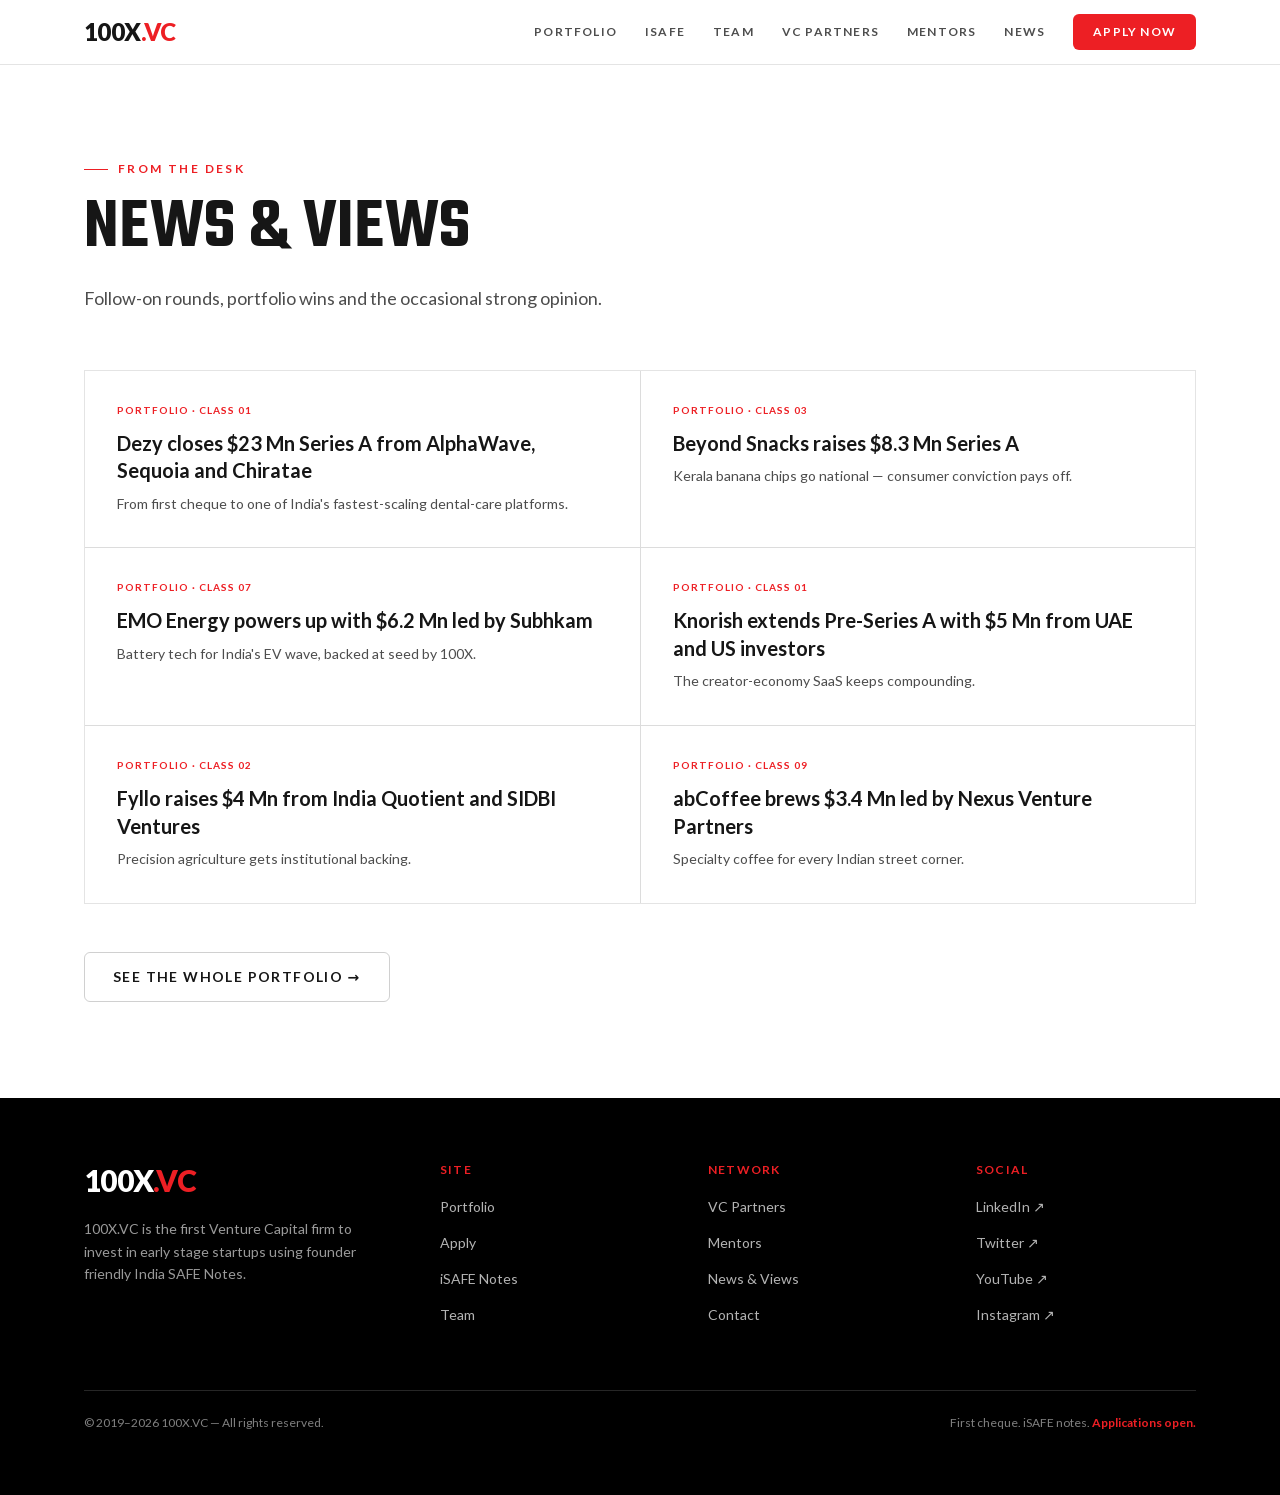
<file: news-and-views.html>
<!DOCTYPE html><html lang="en" class="lato_9646d3ba-module__sfy99W__variable teko_4d5769fe-module__zebN0a__variable h-full antialiased"><head><meta charSet="utf-8"/><meta name="viewport" content="width=device-width, initial-scale=1"/><link rel="preload" href="/_next/static/media/345c85a432359eed-s.p.0zem_9y19rte6.woff2" as="font" crossorigin="" type="font/woff2"/><link rel="preload" href="/_next/static/media/8e451580e5e95631-s.p.27vw08z6_vw0m.woff2" as="font" crossorigin="" type="font/woff2"/><link rel="preload" href="/_next/static/media/9be384ea93fe3f49-s.p.0ig786lf0ff2-.woff2" as="font" crossorigin="" type="font/woff2"/><link rel="preload" href="/_next/static/media/b897c54bb211cfcd-s.p.44ggz8q6qt7y3.woff2" as="font" crossorigin="" type="font/woff2"/><link rel="stylesheet" href="/_next/static/chunks/0sb2a_fkciez_.css" data-precedence="next"/><link rel="preload" as="script" fetchPriority="low" href="/_next/static/chunks/0dhbjz-xsmu83.js"/><script src="/_next/static/chunks/1l-b_nohjwr9n.js" async=""></script><script src="/_next/static/chunks/0iec5q4ack_04.js" async=""></script><script src="/_next/static/chunks/3wupfh1jbs4tu.js" async=""></script><script src="/_next/static/chunks/turbopack-0n1_xunufzdo5.js" async=""></script><script src="/_next/static/chunks/2k2mzke93iz-l.js" async=""></script><script src="/_next/static/chunks/14mrh2-p_w84d.js" async=""></script><script src="/_next/static/chunks/43jzu2xfo3752.js" async=""></script><meta name="next-size-adjust" content=""/><title>News &amp; Views — 100X.VC</title><meta name="description" content="Follow-on rounds, portfolio wins and notes from the 100X.VC desk."/><meta property="og:title" content="100X.VC — First Cheque for India&#x27;s Moonshots"/><meta property="og:description" content="₹1.25 Cr first cheques on founder-friendly iSAFE notes. Funding Simplified. Mentoring Unlimited."/><meta property="og:type" content="website"/><meta name="twitter:card" content="summary"/><meta name="twitter:title" content="100X.VC — First Cheque for India&#x27;s Moonshots"/><meta name="twitter:description" content="₹1.25 Cr first cheques on founder-friendly iSAFE notes. Funding Simplified. Mentoring Unlimited."/><link rel="icon" href="/favicon.ico?favicon.2vob68tjqpejf.ico" sizes="256x256" type="image/x-icon"/><script src="/_next/static/chunks/0cz1d0mv5g_q7.js" noModule=""></script></head><body class="flex min-h-full flex-col"><div hidden=""><!--$--><!--/$--></div><script>document.documentElement.dataset.js='1'</script><header class="sticky top-0 z-50 border-b border-line bg-paper/90 backdrop-blur-md"><nav class="mx-auto flex h-16 max-w-6xl items-center justify-between px-5"><a class="text-2xl font-black tracking-tight" href="/">100X<span class="text-accent">.VC</span></a><div class="hidden items-center gap-7 lg:flex"><a class="navlink text-xs font-bold uppercase tracking-widest text-ink-soft transition-colors hover:text-ink" href="/portfolio">Portfolio</a><a class="navlink text-xs font-bold uppercase tracking-widest text-ink-soft transition-colors hover:text-ink" href="/isafe">iSAFE</a><a class="navlink text-xs font-bold uppercase tracking-widest text-ink-soft transition-colors hover:text-ink" href="/team">Team</a><a class="navlink text-xs font-bold uppercase tracking-widest text-ink-soft transition-colors hover:text-ink" href="/vc-partners">VC Partners</a><a class="navlink text-xs font-bold uppercase tracking-widest text-ink-soft transition-colors hover:text-ink" href="/mentors">Mentors</a><a class="navlink text-xs font-bold uppercase tracking-widest text-ink-soft transition-colors hover:text-ink" href="/news-and-views">News</a><a class="lift rounded-md bg-accent px-5 py-2.5 text-xs font-bold uppercase tracking-widest text-white hover:bg-hot" href="/apply">Apply Now</a></div><button aria-label="Open menu" aria-expanded="false" class="text-xs font-bold uppercase tracking-widest lg:hidden">Menu</button></nav></header><main class="flex-1"><section class="mx-auto max-w-6xl px-5 py-16 sm:py-24"><div class="rise"><p class="mb-5 flex items-center gap-2.5 text-xs font-bold uppercase tracking-[0.2em] text-accent"><span aria-hidden="true" class="h-px w-6 bg-accent"></span>From the desk</p></div><h1 class="rise display text-5xl sm:text-7xl" style="animation-delay:0.1s">News &amp; Views</h1><p class="rise mt-6 max-w-xl text-lg leading-relaxed text-ink-soft" style="animation-delay:0.2s">Follow-on rounds, portfolio wins and the occasional strong opinion.</p><div class="mt-14 grid gap-px border border-line bg-ink/15 md:grid-cols-2"><div class="reveal  h-full"><article class="group h-full bg-card p-8 transition-colors hover:bg-ink hover:text-paper"><p class="font-mono text-[10px] font-bold uppercase tracking-widest text-accent">PORTFOLIO · CLASS 01</p><h2 class="mt-3 text-xl font-bold leading-snug">Dezy closes $23 Mn Series A from AlphaWave, Sequoia and Chiratae</h2><p class="mt-2 text-sm leading-relaxed text-ink-soft group-hover:text-paper/70">From first cheque to one of India&#x27;s fastest-scaling dental-care platforms.</p></article></div><div class="reveal  h-full" style="transition-delay:80ms"><article class="group h-full bg-card p-8 transition-colors hover:bg-ink hover:text-paper"><p class="font-mono text-[10px] font-bold uppercase tracking-widest text-accent">PORTFOLIO · CLASS 03</p><h2 class="mt-3 text-xl font-bold leading-snug">Beyond Snacks raises $8.3 Mn Series A</h2><p class="mt-2 text-sm leading-relaxed text-ink-soft group-hover:text-paper/70">Kerala banana chips go national — consumer conviction pays off.</p></article></div><div class="reveal  h-full"><article class="group h-full bg-card p-8 transition-colors hover:bg-ink hover:text-paper"><p class="font-mono text-[10px] font-bold uppercase tracking-widest text-accent">PORTFOLIO · CLASS 07</p><h2 class="mt-3 text-xl font-bold leading-snug">EMO Energy powers up with $6.2 Mn led by Subhkam</h2><p class="mt-2 text-sm leading-relaxed text-ink-soft group-hover:text-paper/70">Battery tech for India&#x27;s EV wave, backed at seed by 100X.</p></article></div><div class="reveal  h-full" style="transition-delay:80ms"><article class="group h-full bg-card p-8 transition-colors hover:bg-ink hover:text-paper"><p class="font-mono text-[10px] font-bold uppercase tracking-widest text-accent">PORTFOLIO · CLASS 01</p><h2 class="mt-3 text-xl font-bold leading-snug">Knorish extends Pre-Series A with $5 Mn from UAE and US investors</h2><p class="mt-2 text-sm leading-relaxed text-ink-soft group-hover:text-paper/70">The creator-economy SaaS keeps compounding.</p></article></div><div class="reveal  h-full"><article class="group h-full bg-card p-8 transition-colors hover:bg-ink hover:text-paper"><p class="font-mono text-[10px] font-bold uppercase tracking-widest text-accent">PORTFOLIO · CLASS 02</p><h2 class="mt-3 text-xl font-bold leading-snug">Fyllo raises $4 Mn from India Quotient and SIDBI Ventures</h2><p class="mt-2 text-sm leading-relaxed text-ink-soft group-hover:text-paper/70">Precision agriculture gets institutional backing.</p></article></div><div class="reveal  h-full" style="transition-delay:80ms"><article class="group h-full bg-card p-8 transition-colors hover:bg-ink hover:text-paper"><p class="font-mono text-[10px] font-bold uppercase tracking-widest text-accent">PORTFOLIO · CLASS 09</p><h2 class="mt-3 text-xl font-bold leading-snug">abCoffee brews $3.4 Mn led by Nexus Venture Partners</h2><p class="mt-2 text-sm leading-relaxed text-ink-soft group-hover:text-paper/70">Specialty coffee for every Indian street corner.</p></article></div></div><div class="reveal  " style="transition-delay:80ms"><div class="mt-12"><a class="lift inline-flex items-center justify-center rounded-md px-7 py-3.5 text-sm font-bold uppercase tracking-widest border border-ink/20 bg-transparent text-ink hover:border-ink hover:bg-ink hover:text-white" href="/portfolio">See the whole portfolio →</a></div></div></section><!--$--><!--/$--></main><footer class="bg-black text-paper"><div class="mx-auto max-w-6xl px-5 py-16"><div class="grid gap-12 md:grid-cols-[1.4fr_1fr_1fr_1fr]"><div><p class="mb-5 text-3xl font-black tracking-tight">100X<span class="text-accent">.VC</span></p><p class="max-w-xs text-sm leading-relaxed text-paper/60">100X.VC is the first Venture Capital firm to invest in early stage startups using founder friendly India SAFE Notes.</p></div><div><p class="mb-4 text-xs font-bold uppercase tracking-widest text-accent">Site</p><ul class="space-y-3"><li><a class="text-sm text-paper/70 transition-colors hover:text-paper" href="/portfolio">Portfolio</a></li><li><a class="text-sm text-paper/70 transition-colors hover:text-paper" href="/apply">Apply</a></li><li><a class="text-sm text-paper/70 transition-colors hover:text-paper" href="/isafe">iSAFE Notes</a></li><li><a class="text-sm text-paper/70 transition-colors hover:text-paper" href="/team">Team</a></li></ul></div><div><p class="mb-4 text-xs font-bold uppercase tracking-widest text-accent">Network</p><ul class="space-y-3"><li><a class="text-sm text-paper/70 transition-colors hover:text-paper" href="/vc-partners">VC Partners</a></li><li><a class="text-sm text-paper/70 transition-colors hover:text-paper" href="/mentors">Mentors</a></li><li><a class="text-sm text-paper/70 transition-colors hover:text-paper" href="/news-and-views">News &amp; Views</a></li><li><a class="text-sm text-paper/70 transition-colors hover:text-paper" href="/contact">Contact</a></li></ul></div><div><p class="mb-4 text-xs font-bold uppercase tracking-widest text-accent">Social</p><ul class="space-y-3"><li><a href="https://www.linkedin.com/company/100x-vc/" target="_blank" rel="noopener noreferrer" class="text-sm text-paper/70 transition-colors hover:text-paper">LinkedIn<!-- --> ↗</a></li><li><a href="https://twitter.com/100X_VC" target="_blank" rel="noopener noreferrer" class="text-sm text-paper/70 transition-colors hover:text-paper">Twitter<!-- --> ↗</a></li><li><a href="https://www.youtube.com/100XVC" target="_blank" rel="noopener noreferrer" class="text-sm text-paper/70 transition-colors hover:text-paper">YouTube<!-- --> ↗</a></li><li><a href="https://www.instagram.com/100X.VC/" target="_blank" rel="noopener noreferrer" class="text-sm text-paper/70 transition-colors hover:text-paper">Instagram<!-- --> ↗</a></li></ul></div></div><div class="mt-16 flex flex-col gap-3 border-t border-paper/15 pt-6 text-xs text-paper/50 sm:flex-row sm:items-center sm:justify-between"><p>© 2019–2026 100X.VC — All rights reserved.</p><p>First cheque. iSAFE notes.<!-- --> <span class="font-bold text-accent">Applications open.</span></p></div></div></footer><script src="/_next/static/chunks/0dhbjz-xsmu83.js" id="_R_" async=""></script><script>(self.__next_f=self.__next_f||[]).push([0])</script><script>self.__next_f.push([1,"1:\"$Sreact.fragment\"\n2:I[42724,[\"/_next/static/chunks/2k2mzke93iz-l.js\",\"/_next/static/chunks/14mrh2-p_w84d.js\"],\"default\"]\n3:I[39756,[\"/_next/static/chunks/2k2mzke93iz-l.js\",\"/_next/static/chunks/14mrh2-p_w84d.js\"],\"default\"]\n4:I[37457,[\"/_next/static/chunks/2k2mzke93iz-l.js\",\"/_next/static/chunks/14mrh2-p_w84d.js\"],\"default\"]\n5:I[22016,[\"/_next/static/chunks/2k2mzke93iz-l.js\",\"/_next/static/chunks/14mrh2-p_w84d.js\",\"/_next/static/chunks/43jzu2xfo3752.js\"],\"\"]\nd:I[68027,[\"/_next/static/chunks/2k2mzke93iz-l.js\",\"/_next/static/chunks/14mrh2-p_w84d.js\"],\"default\",1]\n:HL[\"/_next/static/chunks/0sb2a_fkciez_.css\",\"style\"]\n:HL[\"/_next/static/media/345c85a432359eed-s.p.0zem_9y19rte6.woff2\",\"font\",{\"crossOrigin\":\"\",\"type\":\"font/woff2\"}]\n:HL[\"/_next/static/media/8e451580e5e95631-s.p.27vw08z6_vw0m.woff2\",\"font\",{\"crossOrigin\":\"\",\"type\":\"font/woff2\"}]\n:HL[\"/_next/static/media/9be384ea93fe3f49-s.p.0ig786lf0ff2-.woff2\",\"font\",{\"crossOrigin\":\"\",\"type\":\"font/woff2\"}]\n:HL[\"/_next/static/media/b897c54bb211cfcd-s.p.44ggz8q6qt7y3.woff2\",\"font\",{\"crossOrigin\":\"\",\"type\":\"font/woff2\"}]\n"])</script><script>self.__next_f.push([1,"0:{\"P\":null,\"c\":[\"\",\"news-and-views\"],\"q\":\"\",\"i\":false,\"f\":[[[\"\",{\"children\":[\"news-and-views\",{\"children\":[\"__PAGE__\",{}]}]},\"$undefined\",\"$undefined\",16],[[\"$\",\"$1\",\"c\",{\"children\":[[[\"$\",\"link\",\"0\",{\"rel\":\"stylesheet\",\"href\":\"/_next/static/chunks/0sb2a_fkciez_.css\",\"precedence\":\"next\",\"crossOrigin\":\"$undefined\",\"nonce\":\"$undefined\"}],[\"$\",\"script\",\"script-0\",{\"src\":\"/_next/static/chunks/2k2mzke93iz-l.js\",\"async\":true,\"nonce\":\"$undefined\"}],[\"$\",\"script\",\"script-1\",{\"src\":\"/_next/static/chunks/14mrh2-p_w84d.js\",\"async\":true,\"nonce\":\"$undefined\"}]],[\"$\",\"html\",null,{\"lang\":\"en\",\"suppressHydrationWarning\":true,\"className\":\"lato_9646d3ba-module__sfy99W__variable teko_4d5769fe-module__zebN0a__variable h-full antialiased\",\"children\":[\"$\",\"body\",null,{\"className\":\"flex min-h-full flex-col\",\"children\":[[\"$\",\"script\",null,{\"dangerouslySetInnerHTML\":{\"__html\":\"document.documentElement.dataset.js='1'\"}}],[\"$\",\"$L2\",null,{}],[\"$\",\"main\",null,{\"className\":\"flex-1\",\"children\":[\"$\",\"$L3\",null,{\"parallelRouterKey\":\"children\",\"error\":\"$undefined\",\"errorStyles\":\"$undefined\",\"errorScripts\":\"$undefined\",\"template\":[\"$\",\"$L4\",null,{}],\"templateStyles\":\"$undefined\",\"templateScripts\":\"$undefined\",\"notFound\":[[\"$\",\"section\",null,{\"className\":\"mx-auto flex max-w-6xl flex-col items-start px-5 py-32\",\"children\":[[\"$\",\"p\",null,{\"className\":\"font-mono text-xs font-bold uppercase tracking-[0.2em] text-accent\",\"children\":\"// Error 404\"}],[\"$\",\"h1\",null,{\"className\":\"display mt-4 text-6xl sm:text-8xl\",\"children\":\"Not in the portfolio\"}],[\"$\",\"p\",null,{\"className\":\"mt-6 max-w-md text-lg text-ink-soft\",\"children\":\"This page either never raised, or it pivoted. Either way — nothing to see here.\"}],[\"$\",\"div\",null,{\"className\":\"mt-10 flex gap-4\",\"children\":[[\"$\",\"$L5\",null,{\"href\":\"/\",\"className\":\"lift inline-flex items-center justify-center rounded-md px-7 py-3.5 text-sm font-bold uppercase tracking-widest bg-accent text-white hover:bg-hot\",\"children\":\"Back home\"}],[\"$\",\"$L5\",null,{\"href\":\"/portfolio\",\"className\":\"lift inline-flex items-center justify-center rounded-md px-7 py-3.5 text-sm font-bold uppercase tracking-widest border border-ink/20 bg-transparent text-ink hover:border-ink hover:bg-ink hover:text-white\",\"children\":\"Real portfolio →\"}]]}]]}],[]],\"forbidden\":\"$undefined\",\"unauthorized\":\"$undefined\"}]}],[\"$\",\"footer\",null,{\"className\":\"bg-black text-paper\",\"children\":[\"$\",\"div\",null,{\"className\":\"mx-auto max-w-6xl px-5 py-16\",\"children\":[[\"$\",\"div\",null,{\"className\":\"grid gap-12 md:grid-cols-[1.4fr_1fr_1fr_1fr]\",\"children\":[[\"$\",\"div\",null,{\"children\":[[\"$\",\"p\",null,{\"className\":\"mb-5 text-3xl font-black tracking-tight\",\"children\":[\"100X\",[\"$\",\"span\",null,{\"className\":\"text-accent\",\"children\":\".VC\"}]]}],[\"$\",\"p\",null,{\"className\":\"max-w-xs text-sm leading-relaxed text-paper/60\",\"children\":\"100X.VC is the first Venture Capital firm to invest in early stage startups using founder friendly India SAFE Notes.\"}]]}],[\"$\",\"div\",null,{\"children\":[[\"$\",\"p\",null,{\"className\":\"mb-4 text-xs font-bold uppercase tracking-widest text-accent\",\"children\":\"Site\"}],[\"$\",\"ul\",null,{\"className\":\"space-y-3\",\"children\":[[\"$\",\"li\",\"/portfolio\",{\"children\":[\"$\",\"$L5\",null,{\"href\":\"/portfolio\",\"className\":\"text-sm text-paper/70 transition-colors hover:text-paper\",\"children\":\"Portfolio\"}]}],[\"$\",\"li\",\"/apply\",{\"children\":[\"$\",\"$L5\",null,{\"href\":\"/apply\",\"className\":\"text-sm text-paper/70 transition-colors hover:text-paper\",\"children\":\"Apply\"}]}],[\"$\",\"li\",\"/isafe\",{\"children\":[\"$\",\"$L5\",null,{\"href\":\"/isafe\",\"className\":\"text-sm text-paper/70 transition-colors hover:text-paper\",\"children\":\"iSAFE Notes\"}]}],[\"$\",\"li\",\"/team\",{\"children\":[\"$\",\"$L5\",null,{\"href\":\"/team\",\"className\":\"text-sm text-paper/70 transition-colors hover:text-paper\",\"children\":\"Team\"}]}]]}]]}],[\"$\",\"div\",null,{\"children\":[[\"$\",\"p\",null,{\"className\":\"mb-4 text-xs font-bold uppercase tracking-widest text-accent\",\"children\":\"Network\"}],[\"$\",\"ul\",null,{\"className\":\"space-y-3\",\"children\":[[\"$\",\"li\",\"/vc-partners\",{\"children\":[\"$\",\"$L5\",null,{\"href\":\"/vc-partners\",\"className\":\"text-sm text-paper/70 transition-colors hover:text-paper\",\"children\":\"VC Partners\"}]}],[\"$\",\"li\",\"/mentors\",{\"children\":[\"$\",\"$L5\",null,{\"href\":\"/mentors\",\"className\":\"text-sm text-paper/70 transition-colors hover:text-paper\",\"children\":\"Mentors\"}]}],[\"$\",\"li\",\"/news-and-views\",{\"children\":[\"$\",\"$L5\",null,{\"href\":\"/news-and-views\",\"className\":\"text-sm text-paper/70 transition-colors hover:text-paper\",\"children\":\"News \u0026 Views\"}]}],\"$L6\"]}]]}],\"$L7\"]}],\"$L8\"]}]}]]}]}]]}],{\"children\":[\"$L9\",{\"children\":[\"$La\",{},null,false,null]},null,false,\"$@b\"]},null,false,null],\"$Lc\",false]],\"m\":\"$undefined\",\"G\":[\"$d\",[\"$Le\"]],\"S\":true,\"h\":null,\"s\":\"$undefined\",\"l\":\"$undefined\",\"p\":\"$undefined\",\"d\":\"$undefined\",\"b\":\"Z_dfCVxgY39ksuKqHTsz9\"}\n"])</script><script>self.__next_f.push([1,"f:I[24203,[\"/_next/static/chunks/2k2mzke93iz-l.js\",\"/_next/static/chunks/14mrh2-p_w84d.js\",\"/_next/static/chunks/43jzu2xfo3752.js\"],\"Reveal\"]\n16:I[97367,[\"/_next/static/chunks/2k2mzke93iz-l.js\",\"/_next/static/chunks/14mrh2-p_w84d.js\"],\"ViewportBoundary\"]\n18:I[97367,[\"/_next/static/chunks/2k2mzke93iz-l.js\",\"/_next/static/chunks/14mrh2-p_w84d.js\"],\"MetadataBoundary\"]\n19:\"$Sreact.suspense\"\n6:[\"$\",\"li\",\"/contact\",{\"children\":[\"$\",\"$L5\",null,{\"href\":\"/contact\",\"className\":\"text-sm text-paper/70 transition-colors hover:text-paper\",\"children\":\"Contact\"}]}]\n7:[\"$\",\"div\",null,{\"children\":[[\"$\",\"p\",null,{\"className\":\"mb-4 text-xs font-bold uppercase tracking-widest text-accent\",\"children\":\"Social\"}],[\"$\",\"ul\",null,{\"className\":\"space-y-3\",\"children\":[[\"$\",\"li\",\"LinkedIn\",{\"children\":[\"$\",\"a\",null,{\"href\":\"https://www.linkedin.com/company/100x-vc/\",\"target\":\"_blank\",\"rel\":\"noopener noreferrer\",\"className\":\"text-sm text-paper/70 transition-colors hover:text-paper\",\"children\":[\"LinkedIn\",\" ↗\"]}]}],[\"$\",\"li\",\"Twitter\",{\"children\":[\"$\",\"a\",null,{\"href\":\"https://twitter.com/100X_VC\",\"target\":\"_blank\",\"rel\":\"noopener noreferrer\",\"className\":\"text-sm text-paper/70 transition-colors hover:text-paper\",\"children\":[\"Twitter\",\" ↗\"]}]}],[\"$\",\"li\",\"YouTube\",{\"children\":[\"$\",\"a\",null,{\"href\":\"https://www.youtube.com/100XVC\",\"target\":\"_blank\",\"rel\":\"noopener noreferrer\",\"className\":\"text-sm text-paper/70 transition-colors hover:text-paper\",\"children\":[\"YouTube\",\" ↗\"]}]}],[\"$\",\"li\",\"Instagram\",{\"children\":[\"$\",\"a\",null,{\"href\":\"https://www.instagram.com/100X.VC/\",\"target\":\"_blank\",\"rel\":\"noopener noreferrer\",\"className\":\"text-sm text-paper/70 transition-colors hover:text-paper\",\"children\":[\"Instagram\",\" ↗\"]}]}]]}]]}]\n8:[\"$\",\"div\",null,{\"className\":\"mt-16 flex flex-col gap-3 border-t border-paper/15 pt-6 text-xs text-paper/50 sm:flex-row sm:items-center sm:justify-between\",\"children\":[[\"$\",\"p\",null,{\"children\":\"© 2019–2026 100X.VC — All rights reserved.\"}],[\"$\",\"p\",null,{\"children\":[\"First cheque. iSAFE notes.\",\" \",[\"$\",\"span\",null,{\"className\":\"font-bold text-accent\",\"children\":\"Applications open.\"}]]}]]}]\n9:[\"$\",\"$1\",\"c\",{\"children\":[null,[\"$\",\"$L3\",null,{\"parallelRouterKey\":\"children\",\"error\":\"$undefined\",\"errorStyles\":\"$undefined\",\"errorScripts\":\"$undefined\",\"template\":[\"$\",\"$L4\",null,{}],\"templateStyles\":\"$undefined\",\"templateScripts\":\"$undefined\",\"notFound\":\"$undefined\",\"forbidden\":\"$undefined\",\"unauthorized\":\"$undefined\"}]]}]\n"])</script><script>self.__next_f.push([1,"a:[\"$\",\"$1\",\"c\",{\"children\":[[\"$\",\"section\",null,{\"className\":\"mx-auto max-w-6xl px-5 py-16 sm:py-24\",\"children\":[[\"$\",\"div\",null,{\"className\":\"rise\",\"children\":[\"$\",\"p\",null,{\"className\":\"mb-5 flex items-center gap-2.5 text-xs font-bold uppercase tracking-[0.2em] text-accent\",\"children\":[[\"$\",\"span\",null,{\"aria-hidden\":\"true\",\"className\":\"h-px w-6 bg-accent\"}],\"From the desk\"]}]}],[\"$\",\"h1\",null,{\"className\":\"rise display text-5xl sm:text-7xl\",\"style\":{\"animationDelay\":\"0.1s\"},\"children\":\"News \u0026 Views\"}],[\"$\",\"p\",null,{\"className\":\"rise mt-6 max-w-xl text-lg leading-relaxed text-ink-soft\",\"style\":{\"animationDelay\":\"0.2s\"},\"children\":\"Follow-on rounds, portfolio wins and the occasional strong opinion.\"}],[\"$\",\"div\",null,{\"className\":\"mt-14 grid gap-px border border-line bg-ink/15 md:grid-cols-2\",\"children\":[[\"$\",\"$Lf\",\"Dezy closes $23 Mn Series A from AlphaWave, Sequoia and Chiratae\",{\"delay\":0,\"className\":\"h-full\",\"children\":[\"$\",\"article\",null,{\"className\":\"group h-full bg-card p-8 transition-colors hover:bg-ink hover:text-paper\",\"children\":[[\"$\",\"p\",null,{\"className\":\"font-mono text-[10px] font-bold uppercase tracking-widest text-accent\",\"children\":\"PORTFOLIO · CLASS 01\"}],[\"$\",\"h2\",null,{\"className\":\"mt-3 text-xl font-bold leading-snug\",\"children\":\"Dezy closes $23 Mn Series A from AlphaWave, Sequoia and Chiratae\"}],[\"$\",\"p\",null,{\"className\":\"mt-2 text-sm leading-relaxed text-ink-soft group-hover:text-paper/70\",\"children\":\"From first cheque to one of India's fastest-scaling dental-care platforms.\"}]]}]}],[\"$\",\"$Lf\",\"Beyond Snacks raises $8.3 Mn Series A\",{\"delay\":80,\"className\":\"h-full\",\"children\":[\"$\",\"article\",null,{\"className\":\"group h-full bg-card p-8 transition-colors hover:bg-ink hover:text-paper\",\"children\":[[\"$\",\"p\",null,{\"className\":\"font-mono text-[10px] font-bold uppercase tracking-widest text-accent\",\"children\":\"PORTFOLIO · CLASS 03\"}],[\"$\",\"h2\",null,{\"className\":\"mt-3 text-xl font-bold leading-snug\",\"children\":\"Beyond Snacks raises $8.3 Mn Series A\"}],[\"$\",\"p\",null,{\"className\":\"mt-2 text-sm leading-relaxed text-ink-soft group-hover:text-paper/70\",\"children\":\"Kerala banana chips go national — consumer conviction pays off.\"}]]}]}],[\"$\",\"$Lf\",\"EMO Energy powers up with $6.2 Mn led by Subhkam\",{\"delay\":0,\"className\":\"h-full\",\"children\":[\"$\",\"article\",null,{\"className\":\"group h-full bg-card p-8 transition-colors hover:bg-ink hover:text-paper\",\"children\":[[\"$\",\"p\",null,{\"className\":\"font-mono text-[10px] font-bold uppercase tracking-widest text-accent\",\"children\":\"PORTFOLIO · CLASS 07\"}],[\"$\",\"h2\",null,{\"className\":\"mt-3 text-xl font-bold leading-snug\",\"children\":\"EMO Energy powers up with $6.2 Mn led by Subhkam\"}],[\"$\",\"p\",null,{\"className\":\"mt-2 text-sm leading-relaxed text-ink-soft group-hover:text-paper/70\",\"children\":\"Battery tech for India's EV wave, backed at seed by 100X.\"}]]}]}],[\"$\",\"$Lf\",\"Knorish extends Pre-Series A with $5 Mn from UAE and US investors\",{\"delay\":80,\"className\":\"h-full\",\"children\":[\"$\",\"article\",null,{\"className\":\"group h-full bg-card p-8 transition-colors hover:bg-ink hover:text-paper\",\"children\":[[\"$\",\"p\",null,{\"className\":\"font-mono text-[10px] font-bold uppercase tracking-widest text-accent\",\"children\":\"PORTFOLIO · CLASS 01\"}],[\"$\",\"h2\",null,{\"className\":\"mt-3 text-xl font-bold leading-snug\",\"children\":\"Knorish extends Pre-Series A with $5 Mn from UAE and US investors\"}],[\"$\",\"p\",null,{\"className\":\"mt-2 text-sm leading-relaxed text-ink-soft group-hover:text-paper/70\",\"children\":\"The creator-economy SaaS keeps compounding.\"}]]}]}],[\"$\",\"$Lf\",\"Fyllo raises $4 Mn from India Quotient and SIDBI Ventures\",{\"delay\":0,\"className\":\"h-full\",\"children\":[\"$\",\"article\",null,{\"className\":\"group h-full bg-card p-8 transition-colors hover:bg-ink hover:text-paper\",\"children\":[[\"$\",\"p\",null,{\"className\":\"font-mono text-[10px] font-bold uppercase tracking-widest text-accent\",\"children\":\"PORTFOLIO · CLASS 02\"}],[\"$\",\"h2\",null,{\"className\":\"mt-3 text-xl font-bold leading-snug\",\"children\":\"Fyllo raises $4 Mn from India Quotient and SIDBI Ventures\"}],\"$L10\"]}]}],\"$L11\"]}],\"$L12\"]}],[\"$L13\"],\"$L14\"]}]\n"])</script><script>self.__next_f.push([1,"15:[]\nb:\"$W15\"\nc:[\"$\",\"$1\",\"h\",{\"children\":[null,[\"$\",\"$L16\",null,{\"children\":\"$L17\"}],[\"$\",\"div\",null,{\"hidden\":true,\"children\":[\"$\",\"$L18\",null,{\"children\":[\"$\",\"$19\",null,{\"name\":\"Next.Metadata\",\"children\":\"$L1a\"}]}]}],[\"$\",\"meta\",null,{\"name\":\"next-size-adjust\",\"content\":\"\"}]]}]\ne:[\"$\",\"link\",\"0\",{\"rel\":\"stylesheet\",\"href\":\"/_next/static/chunks/0sb2a_fkciez_.css\",\"precedence\":\"next\",\"crossOrigin\":\"$undefined\",\"nonce\":\"$undefined\"}]\n"])</script><script>self.__next_f.push([1,"1b:I[97367,[\"/_next/static/chunks/2k2mzke93iz-l.js\",\"/_next/static/chunks/14mrh2-p_w84d.js\"],\"OutletBoundary\"]\n10:[\"$\",\"p\",null,{\"className\":\"mt-2 text-sm leading-relaxed text-ink-soft group-hover:text-paper/70\",\"children\":\"Precision agriculture gets institutional backing.\"}]\n11:[\"$\",\"$Lf\",\"abCoffee brews $3.4 Mn led by Nexus Venture Partners\",{\"delay\":80,\"className\":\"h-full\",\"children\":[\"$\",\"article\",null,{\"className\":\"group h-full bg-card p-8 transition-colors hover:bg-ink hover:text-paper\",\"children\":[[\"$\",\"p\",null,{\"className\":\"font-mono text-[10px] font-bold uppercase tracking-widest text-accent\",\"children\":\"PORTFOLIO · CLASS 09\"}],[\"$\",\"h2\",null,{\"className\":\"mt-3 text-xl font-bold leading-snug\",\"children\":\"abCoffee brews $3.4 Mn led by Nexus Venture Partners\"}],[\"$\",\"p\",null,{\"className\":\"mt-2 text-sm leading-relaxed text-ink-soft group-hover:text-paper/70\",\"children\":\"Specialty coffee for every Indian street corner.\"}]]}]}]\n12:[\"$\",\"$Lf\",null,{\"delay\":80,\"children\":[\"$\",\"div\",null,{\"className\":\"mt-12\",\"children\":[\"$\",\"$L5\",null,{\"href\":\"/portfolio\",\"className\":\"lift inline-flex items-center justify-center rounded-md px-7 py-3.5 text-sm font-bold uppercase tracking-widest border border-ink/20 bg-transparent text-ink hover:border-ink hover:bg-ink hover:text-white\",\"children\":\"See the whole portfolio →\"}]}]}]\n13:[\"$\",\"script\",\"script-0\",{\"src\":\"/_next/static/chunks/43jzu2xfo3752.js\",\"async\":true,\"nonce\":\"$undefined\"}]\n14:[\"$\",\"$L1b\",null,{\"children\":[\"$\",\"$19\",null,{\"name\":\"Next.MetadataOutlet\",\"children\":\"$@1c\"}]}]\n"])</script><script>self.__next_f.push([1,"17:[[\"$\",\"meta\",\"0\",{\"charSet\":\"utf-8\"}],[\"$\",\"meta\",\"1\",{\"name\":\"viewport\",\"content\":\"width=device-width, initial-scale=1\"}]]\n"])</script><script>self.__next_f.push([1,"1d:I[27201,[\"/_next/static/chunks/2k2mzke93iz-l.js\",\"/_next/static/chunks/14mrh2-p_w84d.js\"],\"IconMark\"]\n1a:[[\"$\",\"title\",\"0\",{\"children\":\"News \u0026 Views — 100X.VC\"}],[\"$\",\"meta\",\"1\",{\"name\":\"description\",\"content\":\"Follow-on rounds, portfolio wins and notes from the 100X.VC desk.\"}],[\"$\",\"meta\",\"2\",{\"property\":\"og:title\",\"content\":\"100X.VC — First Cheque for India's Moonshots\"}],[\"$\",\"meta\",\"3\",{\"property\":\"og:description\",\"content\":\"₹1.25 Cr first cheques on founder-friendly iSAFE notes. Funding Simplified. Mentoring Unlimited.\"}],[\"$\",\"meta\",\"4\",{\"property\":\"og:type\",\"content\":\"website\"}],[\"$\",\"meta\",\"5\",{\"name\":\"twitter:card\",\"content\":\"summary\"}],[\"$\",\"meta\",\"6\",{\"name\":\"twitter:title\",\"content\":\"100X.VC — First Cheque for India's Moonshots\"}],[\"$\",\"meta\",\"7\",{\"name\":\"twitter:description\",\"content\":\"₹1.25 Cr first cheques on founder-friendly iSAFE notes. Funding Simplified. Mentoring Unlimited.\"}],[\"$\",\"link\",\"8\",{\"rel\":\"icon\",\"href\":\"/favicon.ico?favicon.2vob68tjqpejf.ico\",\"sizes\":\"256x256\",\"type\":\"image/x-icon\"}],[\"$\",\"$L1d\",\"9\",{}]]\n1c:null\n"])</script></body></html>
</file>
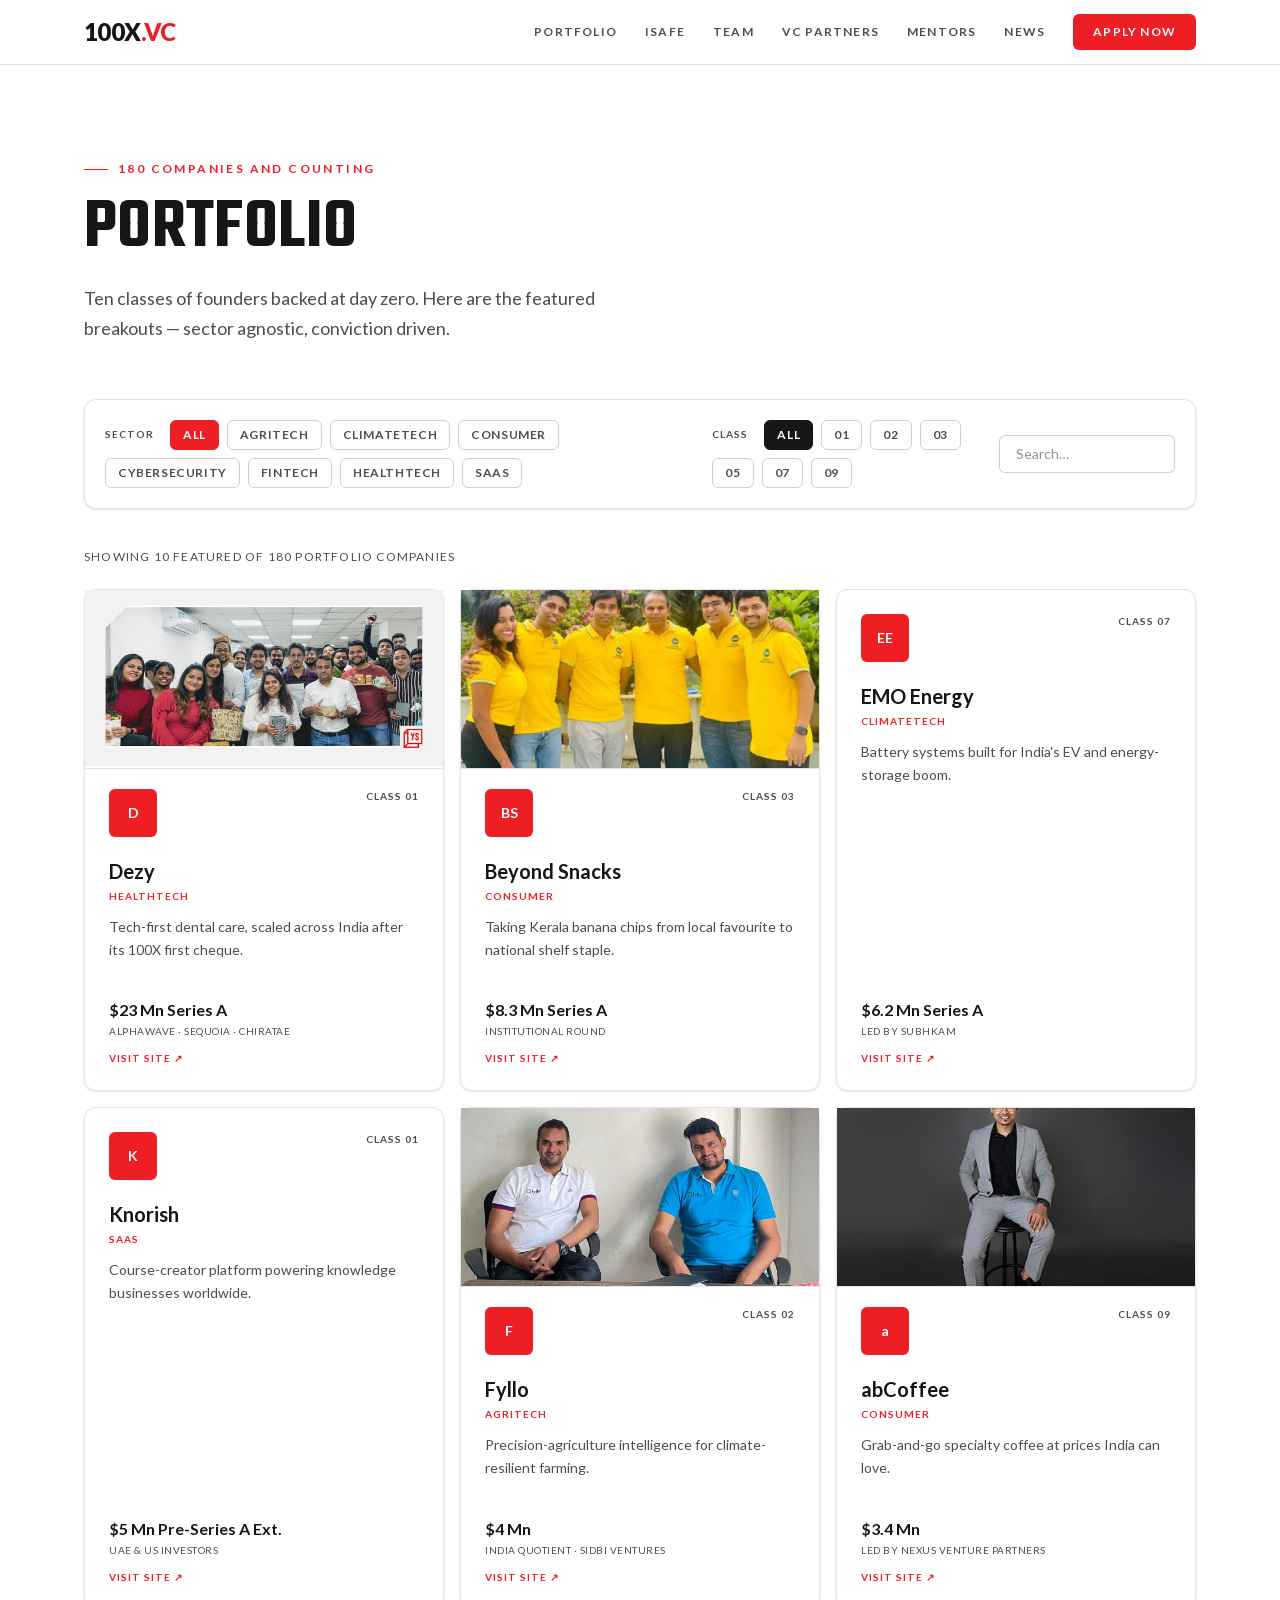
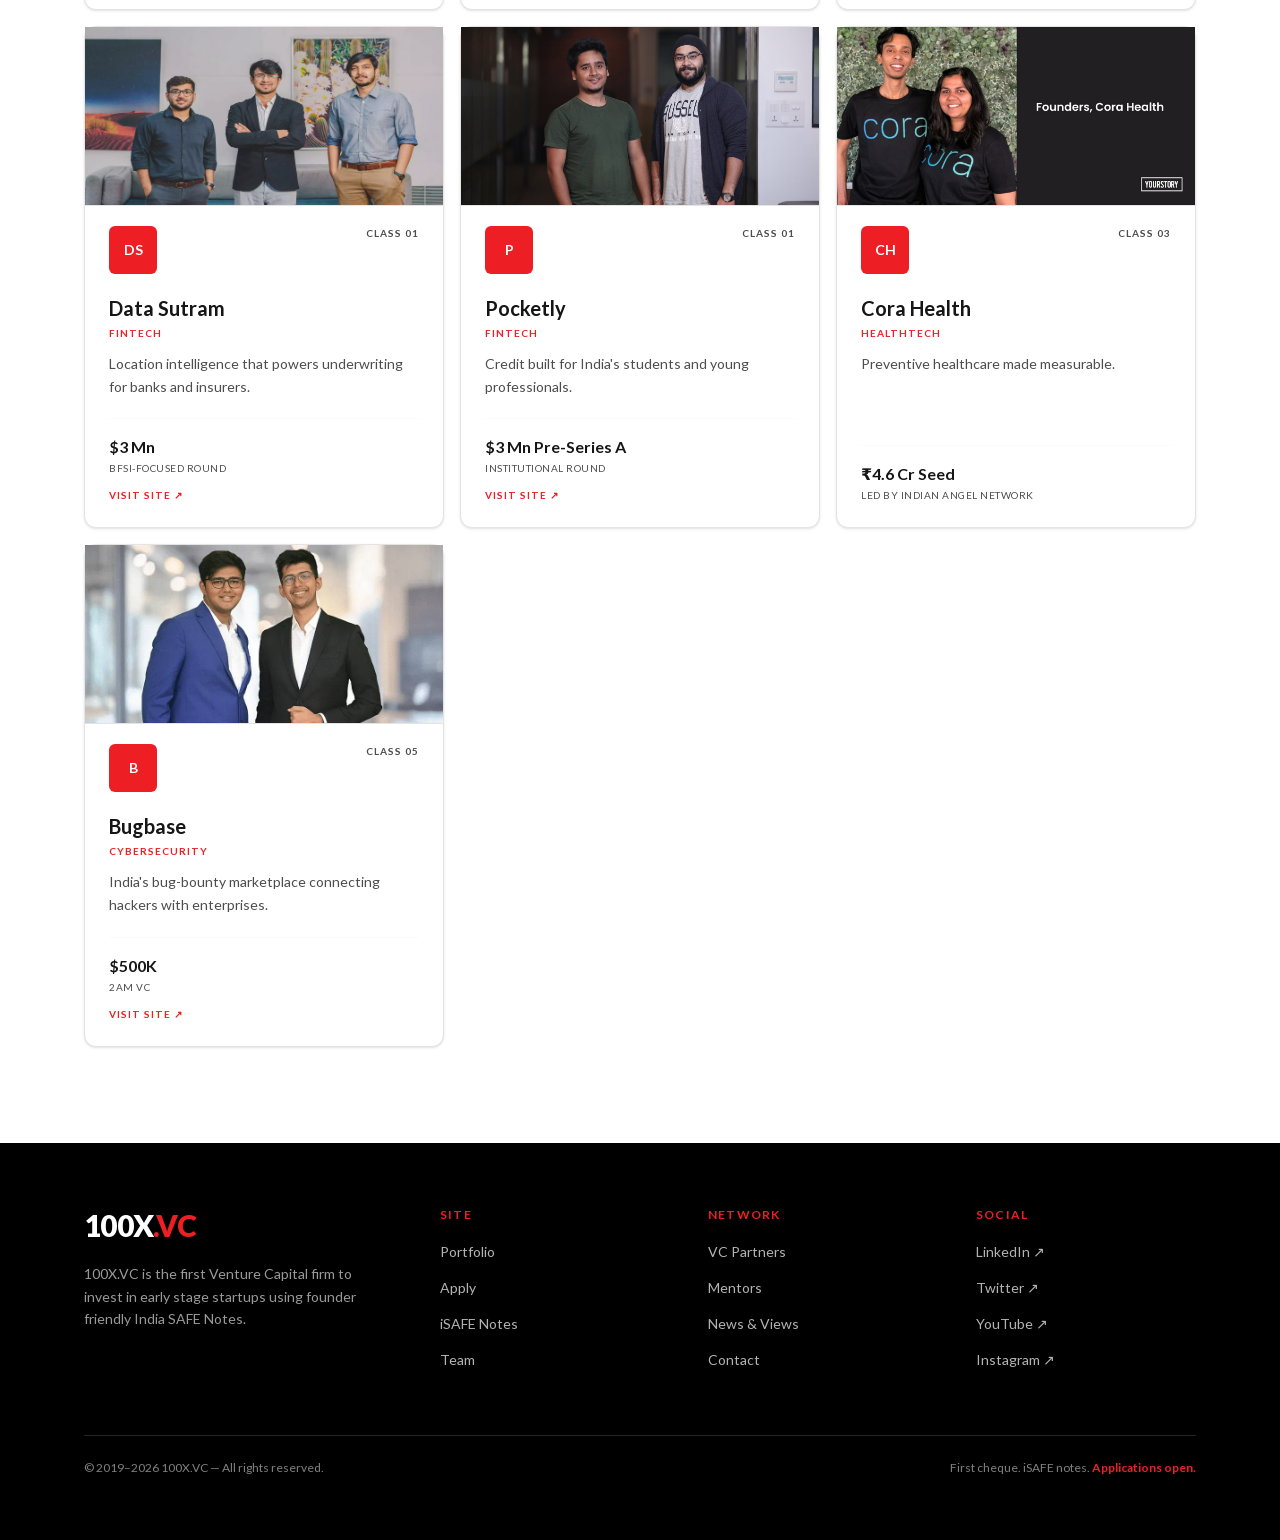
<file: portfolio.html>
<!DOCTYPE html><html lang="en" class="lato_9646d3ba-module__sfy99W__variable teko_4d5769fe-module__zebN0a__variable h-full antialiased"><head><meta charSet="utf-8"/><meta name="viewport" content="width=device-width, initial-scale=1"/><link rel="preload" href="/_next/static/media/345c85a432359eed-s.p.0zem_9y19rte6.woff2" as="font" crossorigin="" type="font/woff2"/><link rel="preload" href="/_next/static/media/8e451580e5e95631-s.p.27vw08z6_vw0m.woff2" as="font" crossorigin="" type="font/woff2"/><link rel="preload" href="/_next/static/media/9be384ea93fe3f49-s.p.0ig786lf0ff2-.woff2" as="font" crossorigin="" type="font/woff2"/><link rel="preload" href="/_next/static/media/b897c54bb211cfcd-s.p.44ggz8q6qt7y3.woff2" as="font" crossorigin="" type="font/woff2"/><link rel="stylesheet" href="/_next/static/chunks/0sb2a_fkciez_.css" data-precedence="next"/><link rel="preload" as="script" fetchPriority="low" href="/_next/static/chunks/0dhbjz-xsmu83.js"/><script src="/_next/static/chunks/1l-b_nohjwr9n.js" async=""></script><script src="/_next/static/chunks/0iec5q4ack_04.js" async=""></script><script src="/_next/static/chunks/3wupfh1jbs4tu.js" async=""></script><script src="/_next/static/chunks/turbopack-0n1_xunufzdo5.js" async=""></script><script src="/_next/static/chunks/2k2mzke93iz-l.js" async=""></script><script src="/_next/static/chunks/14mrh2-p_w84d.js" async=""></script><script src="/_next/static/chunks/3avsl68zrto4n.js" async=""></script><meta name="next-size-adjust" content=""/><title>Portfolio — 100X.VC</title><meta name="description" content="180 companies, 400+ founders, $90Mn+ in follow-on funding. Explore the 100X.VC portfolio."/><meta property="og:title" content="100X.VC — First Cheque for India&#x27;s Moonshots"/><meta property="og:description" content="₹1.25 Cr first cheques on founder-friendly iSAFE notes. Funding Simplified. Mentoring Unlimited."/><meta property="og:type" content="website"/><meta name="twitter:card" content="summary"/><meta name="twitter:title" content="100X.VC — First Cheque for India&#x27;s Moonshots"/><meta name="twitter:description" content="₹1.25 Cr first cheques on founder-friendly iSAFE notes. Funding Simplified. Mentoring Unlimited."/><link rel="icon" href="/favicon.ico?favicon.2vob68tjqpejf.ico" sizes="256x256" type="image/x-icon"/><script src="/_next/static/chunks/0cz1d0mv5g_q7.js" noModule=""></script></head><body class="flex min-h-full flex-col"><div hidden=""><!--$--><!--/$--></div><script>document.documentElement.dataset.js='1'</script><header class="sticky top-0 z-50 border-b border-line bg-paper/90 backdrop-blur-md"><nav class="mx-auto flex h-16 max-w-6xl items-center justify-between px-5"><a class="text-2xl font-black tracking-tight" href="/">100X<span class="text-accent">.VC</span></a><div class="hidden items-center gap-7 lg:flex"><a class="navlink text-xs font-bold uppercase tracking-widest text-ink-soft transition-colors hover:text-ink" href="/portfolio">Portfolio</a><a class="navlink text-xs font-bold uppercase tracking-widest text-ink-soft transition-colors hover:text-ink" href="/isafe">iSAFE</a><a class="navlink text-xs font-bold uppercase tracking-widest text-ink-soft transition-colors hover:text-ink" href="/team">Team</a><a class="navlink text-xs font-bold uppercase tracking-widest text-ink-soft transition-colors hover:text-ink" href="/vc-partners">VC Partners</a><a class="navlink text-xs font-bold uppercase tracking-widest text-ink-soft transition-colors hover:text-ink" href="/mentors">Mentors</a><a class="navlink text-xs font-bold uppercase tracking-widest text-ink-soft transition-colors hover:text-ink" href="/news-and-views">News</a><a class="lift rounded-md bg-accent px-5 py-2.5 text-xs font-bold uppercase tracking-widest text-white hover:bg-hot" href="/apply">Apply Now</a></div><button aria-label="Open menu" aria-expanded="false" class="text-xs font-bold uppercase tracking-widest lg:hidden">Menu</button></nav></header><main class="flex-1"><section class="mx-auto max-w-6xl px-5 py-16 sm:py-24"><div class="rise"><p class="mb-5 flex items-center gap-2.5 text-xs font-bold uppercase tracking-[0.2em] text-accent"><span aria-hidden="true" class="h-px w-6 bg-accent"></span>180 companies and counting</p></div><h1 class="rise display text-5xl sm:text-7xl" style="animation-delay:0.1s">Portfolio</h1><p class="rise mt-6 max-w-xl text-lg leading-relaxed text-ink-soft" style="animation-delay:0.2s">Ten classes of founders backed at day zero. Here are the featured breakouts — sector agnostic, conviction driven.</p><div class="rise mt-14" style="animation-delay:0.3s"><div><div class="bracket-parent mb-10 flex flex-col gap-6 rounded-xl border border-line bg-card shadow-sm p-5 lg:flex-row lg:items-center lg:justify-between"><i aria-hidden="true" class="bk bk-tl"></i><i aria-hidden="true" class="bk bk-tr"></i><i aria-hidden="true" class="bk bk-bl"></i><i aria-hidden="true" class="bk bk-br"></i><div class="flex flex-wrap items-center gap-2"><span class="mr-2 font-mono text-[10px] font-bold uppercase tracking-widest text-ink-soft">Sector</span><button class="rounded-md border px-3 py-1.5 text-xs font-bold uppercase tracking-wider transition-colors border-accent bg-accent text-white">All</button><button class="rounded-md border px-3 py-1.5 text-xs font-bold uppercase tracking-wider transition-colors border-ink/20 bg-transparent text-ink-soft hover:border-ink hover:text-ink">AgriTech</button><button class="rounded-md border px-3 py-1.5 text-xs font-bold uppercase tracking-wider transition-colors border-ink/20 bg-transparent text-ink-soft hover:border-ink hover:text-ink">ClimateTech</button><button class="rounded-md border px-3 py-1.5 text-xs font-bold uppercase tracking-wider transition-colors border-ink/20 bg-transparent text-ink-soft hover:border-ink hover:text-ink">Consumer</button><button class="rounded-md border px-3 py-1.5 text-xs font-bold uppercase tracking-wider transition-colors border-ink/20 bg-transparent text-ink-soft hover:border-ink hover:text-ink">Cybersecurity</button><button class="rounded-md border px-3 py-1.5 text-xs font-bold uppercase tracking-wider transition-colors border-ink/20 bg-transparent text-ink-soft hover:border-ink hover:text-ink">Fintech</button><button class="rounded-md border px-3 py-1.5 text-xs font-bold uppercase tracking-wider transition-colors border-ink/20 bg-transparent text-ink-soft hover:border-ink hover:text-ink">HealthTech</button><button class="rounded-md border px-3 py-1.5 text-xs font-bold uppercase tracking-wider transition-colors border-ink/20 bg-transparent text-ink-soft hover:border-ink hover:text-ink">SaaS</button></div><div class="flex flex-wrap items-center gap-2"><span class="mr-2 font-mono text-[10px] font-bold uppercase tracking-widest text-ink-soft">Class</span><button class="rounded-md border px-3 py-1.5 text-xs font-bold uppercase tracking-wider transition-colors border-ink bg-ink text-paper">All</button><button class="rounded-md border px-3 py-1.5 text-xs font-bold uppercase tracking-wider transition-colors border-ink/20 bg-transparent text-ink-soft hover:border-ink hover:text-ink">01</button><button class="rounded-md border px-3 py-1.5 text-xs font-bold uppercase tracking-wider transition-colors border-ink/20 bg-transparent text-ink-soft hover:border-ink hover:text-ink">02</button><button class="rounded-md border px-3 py-1.5 text-xs font-bold uppercase tracking-wider transition-colors border-ink/20 bg-transparent text-ink-soft hover:border-ink hover:text-ink">03</button><button class="rounded-md border px-3 py-1.5 text-xs font-bold uppercase tracking-wider transition-colors border-ink/20 bg-transparent text-ink-soft hover:border-ink hover:text-ink">05</button><button class="rounded-md border px-3 py-1.5 text-xs font-bold uppercase tracking-wider transition-colors border-ink/20 bg-transparent text-ink-soft hover:border-ink hover:text-ink">07</button><button class="rounded-md border px-3 py-1.5 text-xs font-bold uppercase tracking-wider transition-colors border-ink/20 bg-transparent text-ink-soft hover:border-ink hover:text-ink">09</button></div><div><label for="portfolio-search" class="sr-only">Search companies</label><input id="portfolio-search" type="search" placeholder="Search…" class="w-full rounded-md border border-ink/20 bg-paper px-4 py-2 text-sm outline-none placeholder:text-ink-soft/60 focus:border-accent lg:w-44" value=""/></div></div><p role="status" class="mb-6 font-mono text-xs uppercase tracking-widest text-ink-soft">Showing <!-- -->10<!-- --> featured of 180 portfolio companies</p><div class="grid gap-4 sm:grid-cols-2 lg:grid-cols-3"><a href="https://www.dezy.com" target="_blank" rel="noopener noreferrer" class="group bracket-parent flex flex-col rounded-xl border border-line bg-card shadow-sm p-6 transition-colors hover:bg-mist focus-visible:outline focus-visible:outline-2 focus-visible:outline-offset-2 focus-visible:outline-accent"><i aria-hidden="true" class="bk bk-tl"></i><i aria-hidden="true" class="bk bk-tr"></i><i aria-hidden="true" class="bk bk-bl"></i><i aria-hidden="true" class="bk bk-br"></i><div class="-mx-6 -mt-6 mb-5 aspect-[2/1] overflow-hidden border-b border-line"><img src="/media/portfolio/smiles-ai.jpeg" alt="Dezy team" loading="lazy" class="size-full object-cover"/></div><div class="flex items-start justify-between"><span aria-hidden="true" class="flex size-12 shrink-0 items-center justify-center rounded-md bg-accent text-sm font-bold text-white ">D</span><span class="font-mono text-[10px] font-bold uppercase tracking-widest text-ink-soft">Class <!-- -->01</span></div><h3 class="mt-5 text-xl font-bold">Dezy</h3><p class="mt-1 font-mono text-[10px] font-bold uppercase tracking-widest text-accent">HealthTech</p><p class="mt-3 flex-1 text-sm leading-relaxed text-ink-soft">Tech-first dental care, scaled across India after its 100X first cheque.</p><div class="mt-5 border-t border-line/15 pt-4"><p class="font-bold">$23 Mn Series A</p><p class="mt-0.5 font-mono text-[10px] uppercase tracking-wider text-ink-soft">AlphaWave · Sequoia · Chiratae</p><p class="mt-3 font-mono text-[10px] font-bold uppercase tracking-widest text-accent">Visit site<!-- --> <span class="inline-block transition-transform group-hover:translate-x-0.5">↗</span></p></div></a><a href="https://www.beyondsnack.in" target="_blank" rel="noopener noreferrer" class="group bracket-parent flex flex-col rounded-xl border border-line bg-card shadow-sm p-6 transition-colors hover:bg-mist focus-visible:outline focus-visible:outline-2 focus-visible:outline-offset-2 focus-visible:outline-accent"><i aria-hidden="true" class="bk bk-tl"></i><i aria-hidden="true" class="bk bk-tr"></i><i aria-hidden="true" class="bk bk-bl"></i><i aria-hidden="true" class="bk bk-br"></i><div class="-mx-6 -mt-6 mb-5 aspect-[2/1] overflow-hidden border-b border-line"><img src="/media/portfolio/kbc.png" alt="Beyond Snacks team" loading="lazy" class="size-full object-cover"/></div><div class="flex items-start justify-between"><span aria-hidden="true" class="flex size-12 shrink-0 items-center justify-center rounded-md bg-accent text-sm font-bold text-white ">BS</span><span class="font-mono text-[10px] font-bold uppercase tracking-widest text-ink-soft">Class <!-- -->03</span></div><h3 class="mt-5 text-xl font-bold">Beyond Snacks</h3><p class="mt-1 font-mono text-[10px] font-bold uppercase tracking-widest text-accent">Consumer</p><p class="mt-3 flex-1 text-sm leading-relaxed text-ink-soft">Taking Kerala banana chips from local favourite to national shelf staple.</p><div class="mt-5 border-t border-line/15 pt-4"><p class="font-bold">$8.3 Mn Series A</p><p class="mt-0.5 font-mono text-[10px] uppercase tracking-wider text-ink-soft">Institutional round</p><p class="mt-3 font-mono text-[10px] font-bold uppercase tracking-widest text-accent">Visit site<!-- --> <span class="inline-block transition-transform group-hover:translate-x-0.5">↗</span></p></div></a><a href="https://www.emoenergy.in" target="_blank" rel="noopener noreferrer" class="group bracket-parent flex flex-col rounded-xl border border-line bg-card shadow-sm p-6 transition-colors hover:bg-mist focus-visible:outline focus-visible:outline-2 focus-visible:outline-offset-2 focus-visible:outline-accent"><i aria-hidden="true" class="bk bk-tl"></i><i aria-hidden="true" class="bk bk-tr"></i><i aria-hidden="true" class="bk bk-bl"></i><i aria-hidden="true" class="bk bk-br"></i><div class="flex items-start justify-between"><span aria-hidden="true" class="flex size-12 shrink-0 items-center justify-center rounded-md bg-accent text-sm font-bold text-white ">EE</span><span class="font-mono text-[10px] font-bold uppercase tracking-widest text-ink-soft">Class <!-- -->07</span></div><h3 class="mt-5 text-xl font-bold">EMO Energy</h3><p class="mt-1 font-mono text-[10px] font-bold uppercase tracking-widest text-accent">ClimateTech</p><p class="mt-3 flex-1 text-sm leading-relaxed text-ink-soft">Battery systems built for India&#x27;s EV and energy-storage boom.</p><div class="mt-5 border-t border-line/15 pt-4"><p class="font-bold">$6.2 Mn Series A</p><p class="mt-0.5 font-mono text-[10px] uppercase tracking-wider text-ink-soft">Led by Subhkam</p><p class="mt-3 font-mono text-[10px] font-bold uppercase tracking-widest text-accent">Visit site<!-- --> <span class="inline-block transition-transform group-hover:translate-x-0.5">↗</span></p></div></a><a href="https://knorish.com" target="_blank" rel="noopener noreferrer" class="group bracket-parent flex flex-col rounded-xl border border-line bg-card shadow-sm p-6 transition-colors hover:bg-mist focus-visible:outline focus-visible:outline-2 focus-visible:outline-offset-2 focus-visible:outline-accent"><i aria-hidden="true" class="bk bk-tl"></i><i aria-hidden="true" class="bk bk-tr"></i><i aria-hidden="true" class="bk bk-bl"></i><i aria-hidden="true" class="bk bk-br"></i><div class="flex items-start justify-between"><span aria-hidden="true" class="flex size-12 shrink-0 items-center justify-center rounded-md bg-accent text-sm font-bold text-white ">K</span><span class="font-mono text-[10px] font-bold uppercase tracking-widest text-ink-soft">Class <!-- -->01</span></div><h3 class="mt-5 text-xl font-bold">Knorish</h3><p class="mt-1 font-mono text-[10px] font-bold uppercase tracking-widest text-accent">SaaS</p><p class="mt-3 flex-1 text-sm leading-relaxed text-ink-soft">Course-creator platform powering knowledge businesses worldwide.</p><div class="mt-5 border-t border-line/15 pt-4"><p class="font-bold">$5 Mn Pre-Series A Ext.</p><p class="mt-0.5 font-mono text-[10px] uppercase tracking-wider text-ink-soft">UAE &amp; US investors</p><p class="mt-3 font-mono text-[10px] font-bold uppercase tracking-widest text-accent">Visit site<!-- --> <span class="inline-block transition-transform group-hover:translate-x-0.5">↗</span></p></div></a><a href="https://www.fyllo.in" target="_blank" rel="noopener noreferrer" class="group bracket-parent flex flex-col rounded-xl border border-line bg-card shadow-sm p-6 transition-colors hover:bg-mist focus-visible:outline focus-visible:outline-2 focus-visible:outline-offset-2 focus-visible:outline-accent"><i aria-hidden="true" class="bk bk-tl"></i><i aria-hidden="true" class="bk bk-tr"></i><i aria-hidden="true" class="bk bk-bl"></i><i aria-hidden="true" class="bk bk-br"></i><div class="-mx-6 -mt-6 mb-5 aspect-[2/1] overflow-hidden border-b border-line"><img src="/media/portfolio/fyllo.jpg" alt="Fyllo team" loading="lazy" class="size-full object-cover"/></div><div class="flex items-start justify-between"><span aria-hidden="true" class="flex size-12 shrink-0 items-center justify-center rounded-md bg-accent text-sm font-bold text-white ">F</span><span class="font-mono text-[10px] font-bold uppercase tracking-widest text-ink-soft">Class <!-- -->02</span></div><h3 class="mt-5 text-xl font-bold">Fyllo</h3><p class="mt-1 font-mono text-[10px] font-bold uppercase tracking-widest text-accent">AgriTech</p><p class="mt-3 flex-1 text-sm leading-relaxed text-ink-soft">Precision-agriculture intelligence for climate-resilient farming.</p><div class="mt-5 border-t border-line/15 pt-4"><p class="font-bold">$4 Mn</p><p class="mt-0.5 font-mono text-[10px] uppercase tracking-wider text-ink-soft">India Quotient · SIDBI Ventures</p><p class="mt-3 font-mono text-[10px] font-bold uppercase tracking-widest text-accent">Visit site<!-- --> <span class="inline-block transition-transform group-hover:translate-x-0.5">↗</span></p></div></a><a href="https://www.abcoffee.in" target="_blank" rel="noopener noreferrer" class="group bracket-parent flex flex-col rounded-xl border border-line bg-card shadow-sm p-6 transition-colors hover:bg-mist focus-visible:outline focus-visible:outline-2 focus-visible:outline-offset-2 focus-visible:outline-accent"><i aria-hidden="true" class="bk bk-tl"></i><i aria-hidden="true" class="bk bk-tr"></i><i aria-hidden="true" class="bk bk-bl"></i><i aria-hidden="true" class="bk bk-br"></i><div class="-mx-6 -mt-6 mb-5 aspect-[2/1] overflow-hidden border-b border-line"><img src="/media/portfolio/abhijeet.jpg" alt="abCoffee team" loading="lazy" class="size-full object-cover"/></div><div class="flex items-start justify-between"><span aria-hidden="true" class="flex size-12 shrink-0 items-center justify-center rounded-md bg-accent text-sm font-bold text-white ">a</span><span class="font-mono text-[10px] font-bold uppercase tracking-widest text-ink-soft">Class <!-- -->09</span></div><h3 class="mt-5 text-xl font-bold">abCoffee</h3><p class="mt-1 font-mono text-[10px] font-bold uppercase tracking-widest text-accent">Consumer</p><p class="mt-3 flex-1 text-sm leading-relaxed text-ink-soft">Grab-and-go specialty coffee at prices India can love.</p><div class="mt-5 border-t border-line/15 pt-4"><p class="font-bold">$3.4 Mn</p><p class="mt-0.5 font-mono text-[10px] uppercase tracking-wider text-ink-soft">Led by Nexus Venture Partners</p><p class="mt-3 font-mono text-[10px] font-bold uppercase tracking-widest text-accent">Visit site<!-- --> <span class="inline-block transition-transform group-hover:translate-x-0.5">↗</span></p></div></a><a href="https://datasutram.com" target="_blank" rel="noopener noreferrer" class="group bracket-parent flex flex-col rounded-xl border border-line bg-card shadow-sm p-6 transition-colors hover:bg-mist focus-visible:outline focus-visible:outline-2 focus-visible:outline-offset-2 focus-visible:outline-accent"><i aria-hidden="true" class="bk bk-tl"></i><i aria-hidden="true" class="bk bk-tr"></i><i aria-hidden="true" class="bk bk-bl"></i><i aria-hidden="true" class="bk bk-br"></i><div class="-mx-6 -mt-6 mb-5 aspect-[2/1] overflow-hidden border-b border-line"><img src="/media/portfolio/data-sutram.webp" alt="Data Sutram team" loading="lazy" class="size-full object-cover"/></div><div class="flex items-start justify-between"><span aria-hidden="true" class="flex size-12 shrink-0 items-center justify-center rounded-md bg-accent text-sm font-bold text-white ">DS</span><span class="font-mono text-[10px] font-bold uppercase tracking-widest text-ink-soft">Class <!-- -->01</span></div><h3 class="mt-5 text-xl font-bold">Data Sutram</h3><p class="mt-1 font-mono text-[10px] font-bold uppercase tracking-widest text-accent">Fintech</p><p class="mt-3 flex-1 text-sm leading-relaxed text-ink-soft">Location intelligence that powers underwriting for banks and insurers.</p><div class="mt-5 border-t border-line/15 pt-4"><p class="font-bold">$3 Mn</p><p class="mt-0.5 font-mono text-[10px] uppercase tracking-wider text-ink-soft">BFSI-focused round</p><p class="mt-3 font-mono text-[10px] font-bold uppercase tracking-widest text-accent">Visit site<!-- --> <span class="inline-block transition-transform group-hover:translate-x-0.5">↗</span></p></div></a><a href="https://pocketly.in" target="_blank" rel="noopener noreferrer" class="group bracket-parent flex flex-col rounded-xl border border-line bg-card shadow-sm p-6 transition-colors hover:bg-mist focus-visible:outline focus-visible:outline-2 focus-visible:outline-offset-2 focus-visible:outline-accent"><i aria-hidden="true" class="bk bk-tl"></i><i aria-hidden="true" class="bk bk-tr"></i><i aria-hidden="true" class="bk bk-bl"></i><i aria-hidden="true" class="bk bk-br"></i><div class="-mx-6 -mt-6 mb-5 aspect-[2/1] overflow-hidden border-b border-line"><img src="/media/portfolio/pocketly.jpeg" alt="Pocketly team" loading="lazy" class="size-full object-cover"/></div><div class="flex items-start justify-between"><span aria-hidden="true" class="flex size-12 shrink-0 items-center justify-center rounded-md bg-accent text-sm font-bold text-white ">P</span><span class="font-mono text-[10px] font-bold uppercase tracking-widest text-ink-soft">Class <!-- -->01</span></div><h3 class="mt-5 text-xl font-bold">Pocketly</h3><p class="mt-1 font-mono text-[10px] font-bold uppercase tracking-widest text-accent">Fintech</p><p class="mt-3 flex-1 text-sm leading-relaxed text-ink-soft">Credit built for India&#x27;s students and young professionals.</p><div class="mt-5 border-t border-line/15 pt-4"><p class="font-bold">$3 Mn Pre-Series A</p><p class="mt-0.5 font-mono text-[10px] uppercase tracking-wider text-ink-soft">Institutional round</p><p class="mt-3 font-mono text-[10px] font-bold uppercase tracking-widest text-accent">Visit site<!-- --> <span class="inline-block transition-transform group-hover:translate-x-0.5">↗</span></p></div></a><a class="group bracket-parent flex flex-col rounded-xl border border-line bg-card shadow-sm p-6 "><i aria-hidden="true" class="bk bk-tl"></i><i aria-hidden="true" class="bk bk-tr"></i><i aria-hidden="true" class="bk bk-bl"></i><i aria-hidden="true" class="bk bk-br"></i><div class="-mx-6 -mt-6 mb-5 aspect-[2/1] overflow-hidden border-b border-line"><img src="/media/portfolio/cora.jpeg" alt="Cora Health team" loading="lazy" class="size-full object-cover"/></div><div class="flex items-start justify-between"><span aria-hidden="true" class="flex size-12 shrink-0 items-center justify-center rounded-md bg-accent text-sm font-bold text-white ">CH</span><span class="font-mono text-[10px] font-bold uppercase tracking-widest text-ink-soft">Class <!-- -->03</span></div><h3 class="mt-5 text-xl font-bold">Cora Health</h3><p class="mt-1 font-mono text-[10px] font-bold uppercase tracking-widest text-accent">HealthTech</p><p class="mt-3 flex-1 text-sm leading-relaxed text-ink-soft">Preventive healthcare made measurable.</p><div class="mt-5 border-t border-line/15 pt-4"><p class="font-bold">₹4.6 Cr Seed</p><p class="mt-0.5 font-mono text-[10px] uppercase tracking-wider text-ink-soft">Led by Indian Angel Network</p></div></a><a href="https://bugbase.ai" target="_blank" rel="noopener noreferrer" class="group bracket-parent flex flex-col rounded-xl border border-line bg-card shadow-sm p-6 transition-colors hover:bg-mist focus-visible:outline focus-visible:outline-2 focus-visible:outline-offset-2 focus-visible:outline-accent"><i aria-hidden="true" class="bk bk-tl"></i><i aria-hidden="true" class="bk bk-tr"></i><i aria-hidden="true" class="bk bk-bl"></i><i aria-hidden="true" class="bk bk-br"></i><div class="-mx-6 -mt-6 mb-5 aspect-[2/1] overflow-hidden border-b border-line"><img src="/media/portfolio/bugbase.webp" alt="Bugbase team" loading="lazy" class="size-full object-cover"/></div><div class="flex items-start justify-between"><span aria-hidden="true" class="flex size-12 shrink-0 items-center justify-center rounded-md bg-accent text-sm font-bold text-white ">B</span><span class="font-mono text-[10px] font-bold uppercase tracking-widest text-ink-soft">Class <!-- -->05</span></div><h3 class="mt-5 text-xl font-bold">Bugbase</h3><p class="mt-1 font-mono text-[10px] font-bold uppercase tracking-widest text-accent">Cybersecurity</p><p class="mt-3 flex-1 text-sm leading-relaxed text-ink-soft">India&#x27;s bug-bounty marketplace connecting hackers with enterprises.</p><div class="mt-5 border-t border-line/15 pt-4"><p class="font-bold">$500K</p><p class="mt-0.5 font-mono text-[10px] uppercase tracking-wider text-ink-soft">2am VC</p><p class="mt-3 font-mono text-[10px] font-bold uppercase tracking-widest text-accent">Visit site<!-- --> <span class="inline-block transition-transform group-hover:translate-x-0.5">↗</span></p></div></a></div></div></div></section><!--$--><!--/$--></main><footer class="bg-black text-paper"><div class="mx-auto max-w-6xl px-5 py-16"><div class="grid gap-12 md:grid-cols-[1.4fr_1fr_1fr_1fr]"><div><p class="mb-5 text-3xl font-black tracking-tight">100X<span class="text-accent">.VC</span></p><p class="max-w-xs text-sm leading-relaxed text-paper/60">100X.VC is the first Venture Capital firm to invest in early stage startups using founder friendly India SAFE Notes.</p></div><div><p class="mb-4 text-xs font-bold uppercase tracking-widest text-accent">Site</p><ul class="space-y-3"><li><a class="text-sm text-paper/70 transition-colors hover:text-paper" href="/portfolio">Portfolio</a></li><li><a class="text-sm text-paper/70 transition-colors hover:text-paper" href="/apply">Apply</a></li><li><a class="text-sm text-paper/70 transition-colors hover:text-paper" href="/isafe">iSAFE Notes</a></li><li><a class="text-sm text-paper/70 transition-colors hover:text-paper" href="/team">Team</a></li></ul></div><div><p class="mb-4 text-xs font-bold uppercase tracking-widest text-accent">Network</p><ul class="space-y-3"><li><a class="text-sm text-paper/70 transition-colors hover:text-paper" href="/vc-partners">VC Partners</a></li><li><a class="text-sm text-paper/70 transition-colors hover:text-paper" href="/mentors">Mentors</a></li><li><a class="text-sm text-paper/70 transition-colors hover:text-paper" href="/news-and-views">News &amp; Views</a></li><li><a class="text-sm text-paper/70 transition-colors hover:text-paper" href="/contact">Contact</a></li></ul></div><div><p class="mb-4 text-xs font-bold uppercase tracking-widest text-accent">Social</p><ul class="space-y-3"><li><a href="https://www.linkedin.com/company/100x-vc/" target="_blank" rel="noopener noreferrer" class="text-sm text-paper/70 transition-colors hover:text-paper">LinkedIn<!-- --> ↗</a></li><li><a href="https://twitter.com/100X_VC" target="_blank" rel="noopener noreferrer" class="text-sm text-paper/70 transition-colors hover:text-paper">Twitter<!-- --> ↗</a></li><li><a href="https://www.youtube.com/100XVC" target="_blank" rel="noopener noreferrer" class="text-sm text-paper/70 transition-colors hover:text-paper">YouTube<!-- --> ↗</a></li><li><a href="https://www.instagram.com/100X.VC/" target="_blank" rel="noopener noreferrer" class="text-sm text-paper/70 transition-colors hover:text-paper">Instagram<!-- --> ↗</a></li></ul></div></div><div class="mt-16 flex flex-col gap-3 border-t border-paper/15 pt-6 text-xs text-paper/50 sm:flex-row sm:items-center sm:justify-between"><p>© 2019–2026 100X.VC — All rights reserved.</p><p>First cheque. iSAFE notes.<!-- --> <span class="font-bold text-accent">Applications open.</span></p></div></div></footer><script src="/_next/static/chunks/0dhbjz-xsmu83.js" id="_R_" async=""></script><script>(self.__next_f=self.__next_f||[]).push([0])</script><script>self.__next_f.push([1,"1:\"$Sreact.fragment\"\n2:I[42724,[\"/_next/static/chunks/2k2mzke93iz-l.js\",\"/_next/static/chunks/14mrh2-p_w84d.js\"],\"default\"]\n3:I[39756,[\"/_next/static/chunks/2k2mzke93iz-l.js\",\"/_next/static/chunks/14mrh2-p_w84d.js\"],\"default\"]\n4:I[37457,[\"/_next/static/chunks/2k2mzke93iz-l.js\",\"/_next/static/chunks/14mrh2-p_w84d.js\"],\"default\"]\n5:I[22016,[\"/_next/static/chunks/2k2mzke93iz-l.js\",\"/_next/static/chunks/14mrh2-p_w84d.js\",\"/_next/static/chunks/3avsl68zrto4n.js\"],\"\"]\nd:I[68027,[\"/_next/static/chunks/2k2mzke93iz-l.js\",\"/_next/static/chunks/14mrh2-p_w84d.js\"],\"default\",1]\n:HL[\"/_next/static/chunks/0sb2a_fkciez_.css\",\"style\"]\n:HL[\"/_next/static/media/345c85a432359eed-s.p.0zem_9y19rte6.woff2\",\"font\",{\"crossOrigin\":\"\",\"type\":\"font/woff2\"}]\n:HL[\"/_next/static/media/8e451580e5e95631-s.p.27vw08z6_vw0m.woff2\",\"font\",{\"crossOrigin\":\"\",\"type\":\"font/woff2\"}]\n:HL[\"/_next/static/media/9be384ea93fe3f49-s.p.0ig786lf0ff2-.woff2\",\"font\",{\"crossOrigin\":\"\",\"type\":\"font/woff2\"}]\n:HL[\"/_next/static/media/b897c54bb211cfcd-s.p.44ggz8q6qt7y3.woff2\",\"font\",{\"crossOrigin\":\"\",\"type\":\"font/woff2\"}]\n"])</script><script>self.__next_f.push([1,"0:{\"P\":null,\"c\":[\"\",\"portfolio\"],\"q\":\"\",\"i\":false,\"f\":[[[\"\",{\"children\":[\"portfolio\",{\"children\":[\"__PAGE__\",{}]}]},\"$undefined\",\"$undefined\",16],[[\"$\",\"$1\",\"c\",{\"children\":[[[\"$\",\"link\",\"0\",{\"rel\":\"stylesheet\",\"href\":\"/_next/static/chunks/0sb2a_fkciez_.css\",\"precedence\":\"next\",\"crossOrigin\":\"$undefined\",\"nonce\":\"$undefined\"}],[\"$\",\"script\",\"script-0\",{\"src\":\"/_next/static/chunks/2k2mzke93iz-l.js\",\"async\":true,\"nonce\":\"$undefined\"}],[\"$\",\"script\",\"script-1\",{\"src\":\"/_next/static/chunks/14mrh2-p_w84d.js\",\"async\":true,\"nonce\":\"$undefined\"}]],[\"$\",\"html\",null,{\"lang\":\"en\",\"suppressHydrationWarning\":true,\"className\":\"lato_9646d3ba-module__sfy99W__variable teko_4d5769fe-module__zebN0a__variable h-full antialiased\",\"children\":[\"$\",\"body\",null,{\"className\":\"flex min-h-full flex-col\",\"children\":[[\"$\",\"script\",null,{\"dangerouslySetInnerHTML\":{\"__html\":\"document.documentElement.dataset.js='1'\"}}],[\"$\",\"$L2\",null,{}],[\"$\",\"main\",null,{\"className\":\"flex-1\",\"children\":[\"$\",\"$L3\",null,{\"parallelRouterKey\":\"children\",\"error\":\"$undefined\",\"errorStyles\":\"$undefined\",\"errorScripts\":\"$undefined\",\"template\":[\"$\",\"$L4\",null,{}],\"templateStyles\":\"$undefined\",\"templateScripts\":\"$undefined\",\"notFound\":[[\"$\",\"section\",null,{\"className\":\"mx-auto flex max-w-6xl flex-col items-start px-5 py-32\",\"children\":[[\"$\",\"p\",null,{\"className\":\"font-mono text-xs font-bold uppercase tracking-[0.2em] text-accent\",\"children\":\"// Error 404\"}],[\"$\",\"h1\",null,{\"className\":\"display mt-4 text-6xl sm:text-8xl\",\"children\":\"Not in the portfolio\"}],[\"$\",\"p\",null,{\"className\":\"mt-6 max-w-md text-lg text-ink-soft\",\"children\":\"This page either never raised, or it pivoted. Either way — nothing to see here.\"}],[\"$\",\"div\",null,{\"className\":\"mt-10 flex gap-4\",\"children\":[[\"$\",\"$L5\",null,{\"href\":\"/\",\"className\":\"lift inline-flex items-center justify-center rounded-md px-7 py-3.5 text-sm font-bold uppercase tracking-widest bg-accent text-white hover:bg-hot\",\"children\":\"Back home\"}],[\"$\",\"$L5\",null,{\"href\":\"/portfolio\",\"className\":\"lift inline-flex items-center justify-center rounded-md px-7 py-3.5 text-sm font-bold uppercase tracking-widest border border-ink/20 bg-transparent text-ink hover:border-ink hover:bg-ink hover:text-white\",\"children\":\"Real portfolio →\"}]]}]]}],[]],\"forbidden\":\"$undefined\",\"unauthorized\":\"$undefined\"}]}],[\"$\",\"footer\",null,{\"className\":\"bg-black text-paper\",\"children\":[\"$\",\"div\",null,{\"className\":\"mx-auto max-w-6xl px-5 py-16\",\"children\":[[\"$\",\"div\",null,{\"className\":\"grid gap-12 md:grid-cols-[1.4fr_1fr_1fr_1fr]\",\"children\":[[\"$\",\"div\",null,{\"children\":[[\"$\",\"p\",null,{\"className\":\"mb-5 text-3xl font-black tracking-tight\",\"children\":[\"100X\",[\"$\",\"span\",null,{\"className\":\"text-accent\",\"children\":\".VC\"}]]}],[\"$\",\"p\",null,{\"className\":\"max-w-xs text-sm leading-relaxed text-paper/60\",\"children\":\"100X.VC is the first Venture Capital firm to invest in early stage startups using founder friendly India SAFE Notes.\"}]]}],[\"$\",\"div\",null,{\"children\":[[\"$\",\"p\",null,{\"className\":\"mb-4 text-xs font-bold uppercase tracking-widest text-accent\",\"children\":\"Site\"}],[\"$\",\"ul\",null,{\"className\":\"space-y-3\",\"children\":[[\"$\",\"li\",\"/portfolio\",{\"children\":[\"$\",\"$L5\",null,{\"href\":\"/portfolio\",\"className\":\"text-sm text-paper/70 transition-colors hover:text-paper\",\"children\":\"Portfolio\"}]}],[\"$\",\"li\",\"/apply\",{\"children\":[\"$\",\"$L5\",null,{\"href\":\"/apply\",\"className\":\"text-sm text-paper/70 transition-colors hover:text-paper\",\"children\":\"Apply\"}]}],[\"$\",\"li\",\"/isafe\",{\"children\":[\"$\",\"$L5\",null,{\"href\":\"/isafe\",\"className\":\"text-sm text-paper/70 transition-colors hover:text-paper\",\"children\":\"iSAFE Notes\"}]}],[\"$\",\"li\",\"/team\",{\"children\":[\"$\",\"$L5\",null,{\"href\":\"/team\",\"className\":\"text-sm text-paper/70 transition-colors hover:text-paper\",\"children\":\"Team\"}]}]]}]]}],[\"$\",\"div\",null,{\"children\":[[\"$\",\"p\",null,{\"className\":\"mb-4 text-xs font-bold uppercase tracking-widest text-accent\",\"children\":\"Network\"}],[\"$\",\"ul\",null,{\"className\":\"space-y-3\",\"children\":[[\"$\",\"li\",\"/vc-partners\",{\"children\":[\"$\",\"$L5\",null,{\"href\":\"/vc-partners\",\"className\":\"text-sm text-paper/70 transition-colors hover:text-paper\",\"children\":\"VC Partners\"}]}],[\"$\",\"li\",\"/mentors\",{\"children\":[\"$\",\"$L5\",null,{\"href\":\"/mentors\",\"className\":\"text-sm text-paper/70 transition-colors hover:text-paper\",\"children\":\"Mentors\"}]}],[\"$\",\"li\",\"/news-and-views\",{\"children\":[\"$\",\"$L5\",null,{\"href\":\"/news-and-views\",\"className\":\"text-sm text-paper/70 transition-colors hover:text-paper\",\"children\":\"News \u0026 Views\"}]}],\"$L6\"]}]]}],\"$L7\"]}],\"$L8\"]}]}]]}]}]]}],{\"children\":[\"$L9\",{\"children\":[\"$La\",{},null,false,null]},null,false,\"$@b\"]},null,false,null],\"$Lc\",false]],\"m\":\"$undefined\",\"G\":[\"$d\",[\"$Le\"]],\"S\":true,\"h\":null,\"s\":\"$undefined\",\"l\":\"$undefined\",\"p\":\"$undefined\",\"d\":\"$undefined\",\"b\":\"Z_dfCVxgY39ksuKqHTsz9\"}\n"])</script><script>self.__next_f.push([1,"f:I[44948,[\"/_next/static/chunks/2k2mzke93iz-l.js\",\"/_next/static/chunks/14mrh2-p_w84d.js\",\"/_next/static/chunks/3avsl68zrto4n.js\"],\"default\"]\n10:I[97367,[\"/_next/static/chunks/2k2mzke93iz-l.js\",\"/_next/static/chunks/14mrh2-p_w84d.js\"],\"OutletBoundary\"]\n11:\"$Sreact.suspense\"\n14:I[97367,[\"/_next/static/chunks/2k2mzke93iz-l.js\",\"/_next/static/chunks/14mrh2-p_w84d.js\"],\"ViewportBoundary\"]\n16:I[97367,[\"/_next/static/chunks/2k2mzke93iz-l.js\",\"/_next/static/chunks/14mrh2-p_w84d.js\"],\"MetadataBoundary\"]\n6:[\"$\",\"li\",\"/contact\",{\"children\":[\"$\",\"$L5\",null,{\"href\":\"/contact\",\"className\":\"text-sm text-paper/70 transition-colors hover:text-paper\",\"children\":\"Contact\"}]}]\n7:[\"$\",\"div\",null,{\"children\":[[\"$\",\"p\",null,{\"className\":\"mb-4 text-xs font-bold uppercase tracking-widest text-accent\",\"children\":\"Social\"}],[\"$\",\"ul\",null,{\"className\":\"space-y-3\",\"children\":[[\"$\",\"li\",\"LinkedIn\",{\"children\":[\"$\",\"a\",null,{\"href\":\"https://www.linkedin.com/company/100x-vc/\",\"target\":\"_blank\",\"rel\":\"noopener noreferrer\",\"className\":\"text-sm text-paper/70 transition-colors hover:text-paper\",\"children\":[\"LinkedIn\",\" ↗\"]}]}],[\"$\",\"li\",\"Twitter\",{\"children\":[\"$\",\"a\",null,{\"href\":\"https://twitter.com/100X_VC\",\"target\":\"_blank\",\"rel\":\"noopener noreferrer\",\"className\":\"text-sm text-paper/70 transition-colors hover:text-paper\",\"children\":[\"Twitter\",\" ↗\"]}]}],[\"$\",\"li\",\"YouTube\",{\"children\":[\"$\",\"a\",null,{\"href\":\"https://www.youtube.com/100XVC\",\"target\":\"_blank\",\"rel\":\"noopener noreferrer\",\"className\":\"text-sm text-paper/70 transition-colors hover:text-paper\",\"children\":[\"YouTube\",\" ↗\"]}]}],[\"$\",\"li\",\"Instagram\",{\"children\":[\"$\",\"a\",null,{\"href\":\"https://www.instagram.com/100X.VC/\",\"target\":\"_blank\",\"rel\":\"noopener noreferrer\",\"className\":\"text-sm text-paper/70 transition-colors hover:text-paper\",\"children\":[\"Instagram\",\" ↗\"]}]}]]}]]}]\n8:[\"$\",\"div\",null,{\"className\":\"mt-16 flex flex-col gap-3 border-t border-paper/15 pt-6 text-xs text-paper/50 sm:flex-row sm:items-center sm:justify-between\",\"children\":[[\"$\",\"p\",null,{\"children\":\"© 2019–2026 100X.VC — All rights reserved.\"}],[\"$\",\"p\",null,{\"children\":[\"First cheque. iSAFE notes.\",\" \",[\"$\",\"span\",null,{\"className\":\"font-bold text-accent\",\"children\":\"Applications open.\"}]]}]]}]\n9:[\"$\",\"$1\",\"c\",{\"children\":[null,[\"$\",\"$L3\",null,{\"parallelRouterKey\":\"children\",\"error\":\"$undefined\",\"errorStyles\":\"$undefined\",\"errorScripts\":\"$undefined\",\"template\":[\"$\",\"$L4\",null,{}],\"templateStyles\":\"$undefined\",\"templateScripts\":\"$undefined\",\"notFound\":\"$undefined\",\"forbidden\":\"$undefined\",\"unauthorized\":\"$undefined\"}]]}]\na:[\"$\",\"$1\",\"c\",{\"children\":[[\"$\",\"section\",null,{\"className\":\"mx-auto max-w-6xl px-5 py-16 sm:py-24\",\"children\":[[\"$\",\"div\",null,{\"className\":\"rise\",\"children\":[\"$\",\"p\",null,{\"className\":\"mb-5 flex items-center gap-2.5 text-xs font-bold uppercase tracking-[0.2em] text-accent\",\"children\":[[\"$\",\"span\",null,{\"aria-hidden\":\"true\",\"className\":\"h-px w-6 bg-accent\"}],\"180 companies and counting\"]}]}],[\"$\",\"h1\",null,{\"className\":\"rise display text-5xl sm:text-7xl\",\"style\":{\"animationDelay\":\"0.1s\"},\"children\":\"Portfolio\"}],[\"$\",\"p\",null,{\"className\":\"rise mt-6 max-w-xl text-lg leading-relaxed text-ink-soft\",\"style\":{\"animationDelay\":\"0.2s\"},\"children\":\"Ten classes of founders backed at day zero. Here are the featured breakouts — sector agnostic, conviction driven.\"}],[\"$\",\"div\",null,{\"className\":\"rise mt-14\",\"style\":{\"animationDelay\":\"0.3s\"},\"children\":[\"$\",\"$Lf\",null,{}]}]]}],[[\"$\",\"script\",\"script-0\",{\"src\":\"/_next/static/chunks/3avsl68zrto4n.js\",\"async\":true,\"nonce\":\"$undefined\"}]],[\"$\",\"$L10\",null,{\"children\":[\"$\",\"$11\",null,{\"name\":\"Next.MetadataOutlet\",\"children\":\"$@12\"}]}]]}]\n13:[]\nb:\"$W13\"\nc:[\"$\",\"$1\",\"h\",{\"children\":[null,[\"$\",\"$L14\",null,{\"children\":\"$L15\"}],[\"$\",\"div\",null,{\"hidden\":true,\"children\":[\"$\",\"$L16\",null,{\"children\":[\"$\",\"$11\",null,{\"name\":\"Next.Metadata\",\"children\":\"$L17\"}]}]}],[\"$\",\"meta\",null,{\"name\":\"next-size-adjust\",\"content\":\"\"}]]}]\ne:[\"$\",\"link\",\"0\",{\"rel\":\"stylesheet\",\"href\":\"/_next/static/chunks/0"])</script><script>self.__next_f.push([1,"sb2a_fkciez_.css\",\"precedence\":\"next\",\"crossOrigin\":\"$undefined\",\"nonce\":\"$undefined\"}]\n"])</script><script>self.__next_f.push([1,"15:[[\"$\",\"meta\",\"0\",{\"charSet\":\"utf-8\"}],[\"$\",\"meta\",\"1\",{\"name\":\"viewport\",\"content\":\"width=device-width, initial-scale=1\"}]]\n"])</script><script>self.__next_f.push([1,"18:I[27201,[\"/_next/static/chunks/2k2mzke93iz-l.js\",\"/_next/static/chunks/14mrh2-p_w84d.js\"],\"IconMark\"]\n12:null\n17:[[\"$\",\"title\",\"0\",{\"children\":\"Portfolio — 100X.VC\"}],[\"$\",\"meta\",\"1\",{\"name\":\"description\",\"content\":\"180 companies, 400+ founders, $90Mn+ in follow-on funding. Explore the 100X.VC portfolio.\"}],[\"$\",\"meta\",\"2\",{\"property\":\"og:title\",\"content\":\"100X.VC — First Cheque for India's Moonshots\"}],[\"$\",\"meta\",\"3\",{\"property\":\"og:description\",\"content\":\"₹1.25 Cr first cheques on founder-friendly iSAFE notes. Funding Simplified. Mentoring Unlimited.\"}],[\"$\",\"meta\",\"4\",{\"property\":\"og:type\",\"content\":\"website\"}],[\"$\",\"meta\",\"5\",{\"name\":\"twitter:card\",\"content\":\"summary\"}],[\"$\",\"meta\",\"6\",{\"name\":\"twitter:title\",\"content\":\"100X.VC — First Cheque for India's Moonshots\"}],[\"$\",\"meta\",\"7\",{\"name\":\"twitter:description\",\"content\":\"₹1.25 Cr first cheques on founder-friendly iSAFE notes. Funding Simplified. Mentoring Unlimited.\"}],[\"$\",\"link\",\"8\",{\"rel\":\"icon\",\"href\":\"/favicon.ico?favicon.2vob68tjqpejf.ico\",\"sizes\":\"256x256\",\"type\":\"image/x-icon\"}],[\"$\",\"$L18\",\"9\",{}]]\n"])</script></body></html>
</file>
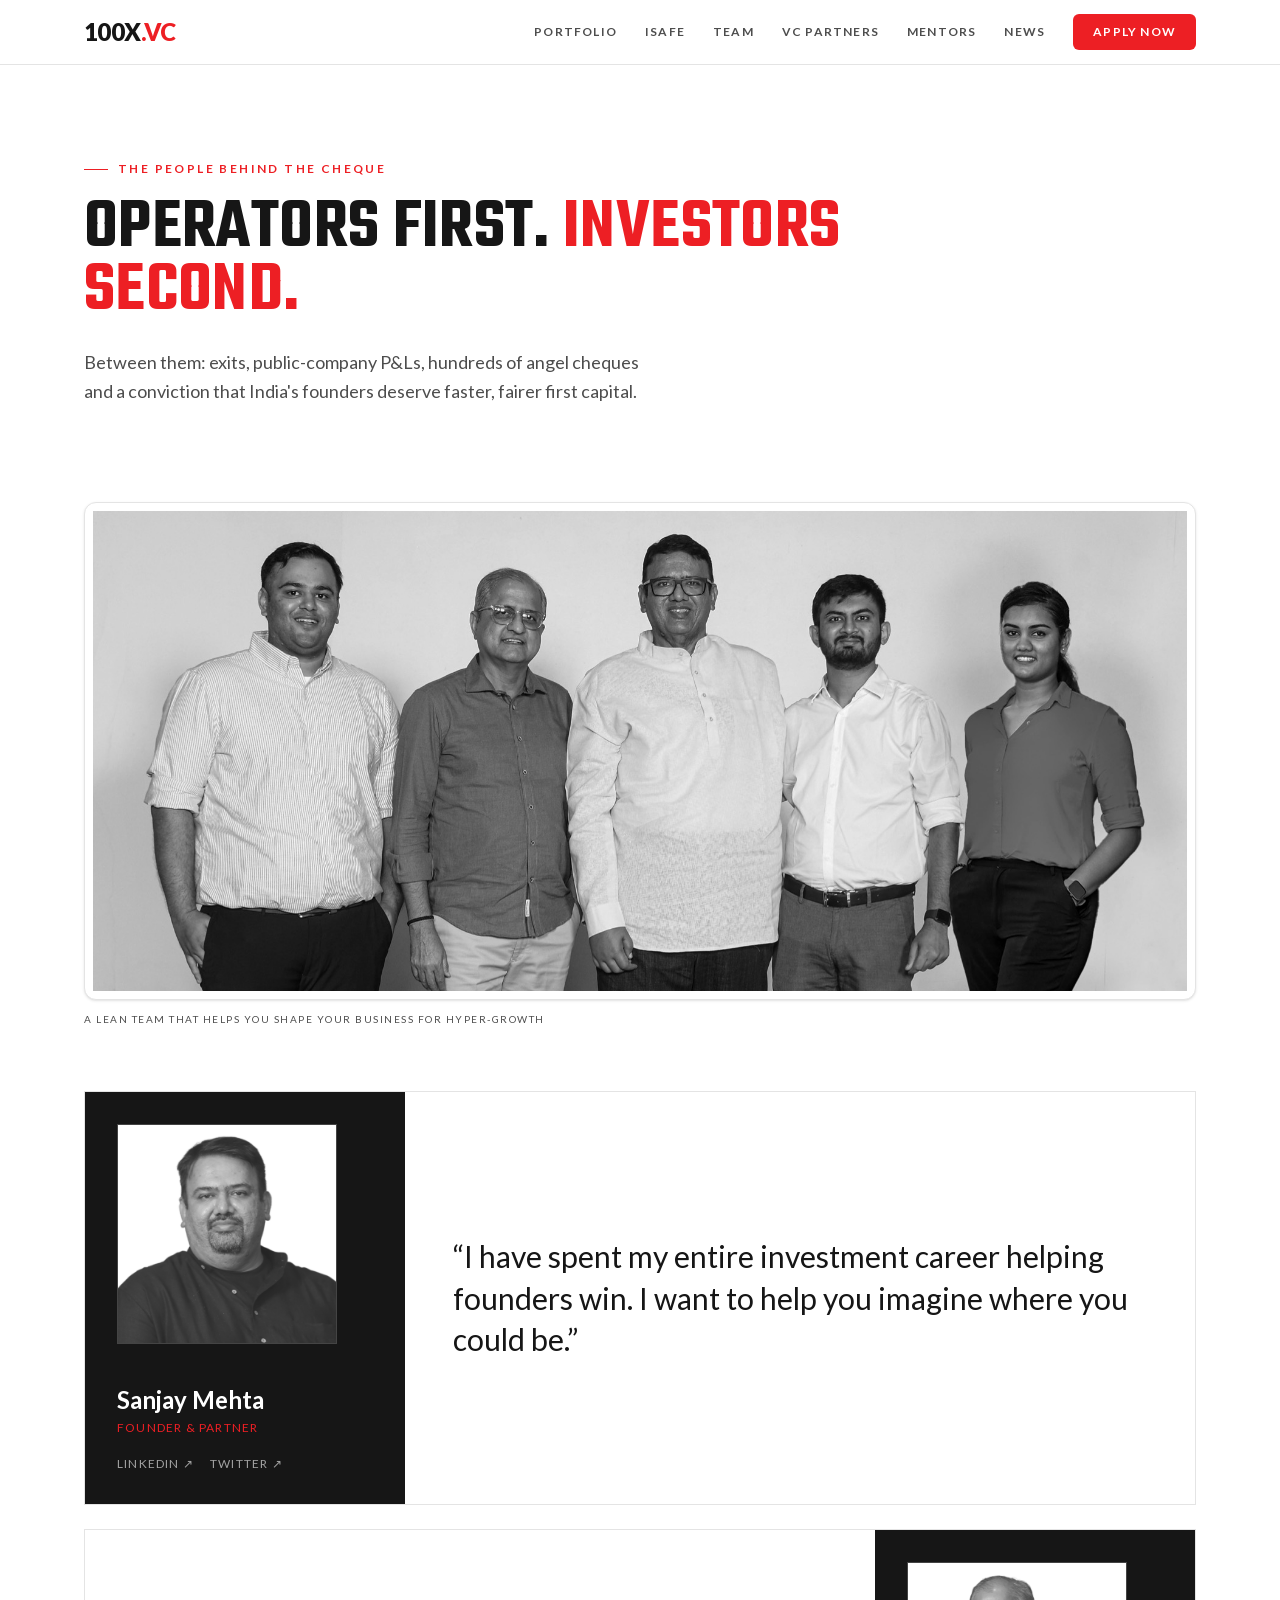
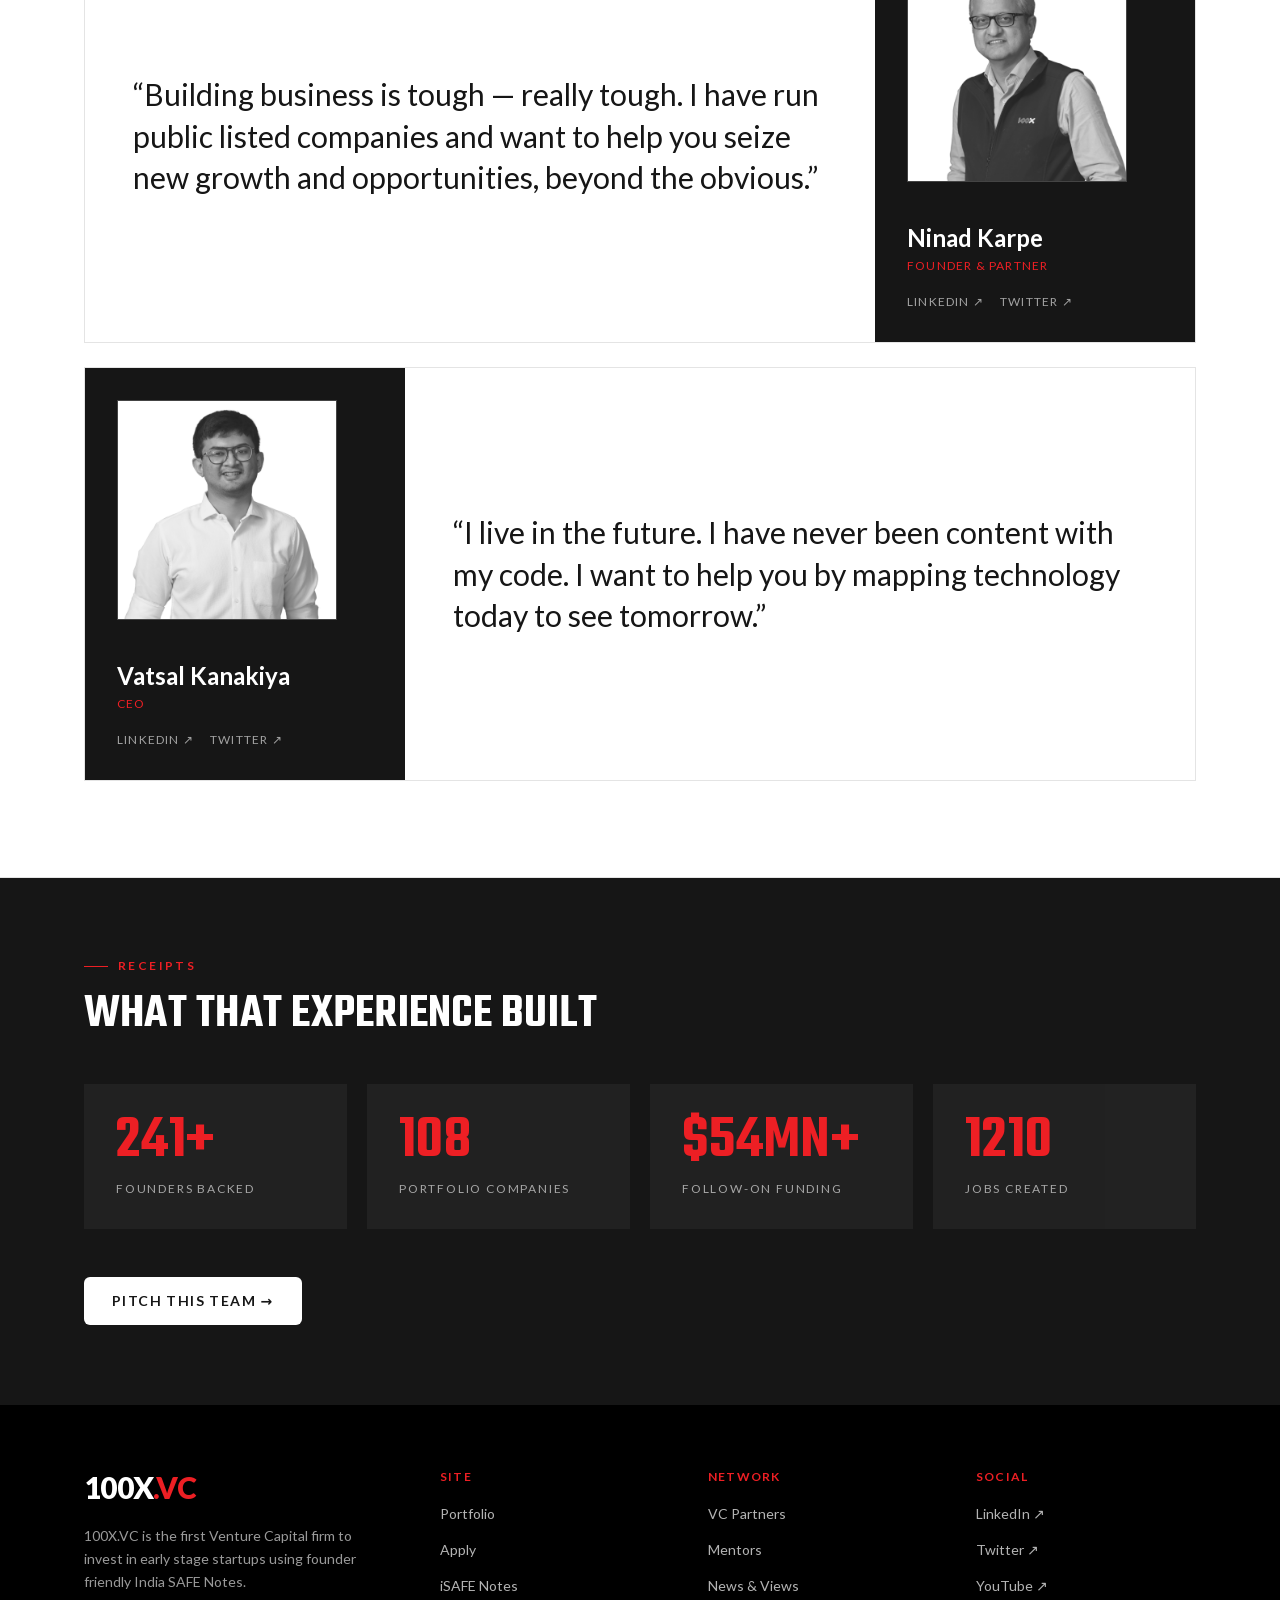
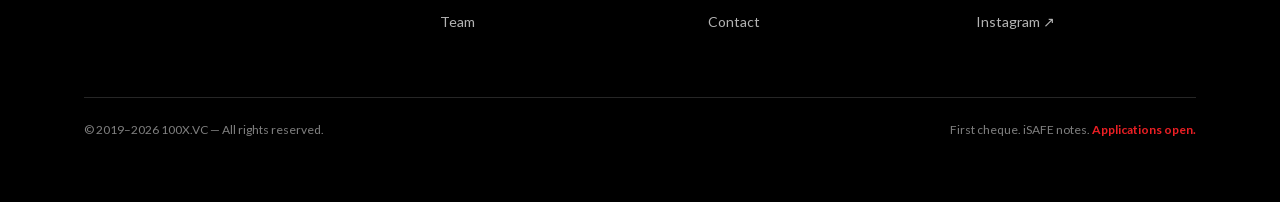
<file: team.html>
<!DOCTYPE html><html lang="en" class="lato_9646d3ba-module__sfy99W__variable teko_4d5769fe-module__zebN0a__variable h-full antialiased"><head><meta charSet="utf-8"/><meta name="viewport" content="width=device-width, initial-scale=1"/><link rel="preload" href="/_next/static/media/345c85a432359eed-s.p.0zem_9y19rte6.woff2" as="font" crossorigin="" type="font/woff2"/><link rel="preload" href="/_next/static/media/8e451580e5e95631-s.p.27vw08z6_vw0m.woff2" as="font" crossorigin="" type="font/woff2"/><link rel="preload" href="/_next/static/media/9be384ea93fe3f49-s.p.0ig786lf0ff2-.woff2" as="font" crossorigin="" type="font/woff2"/><link rel="preload" href="/_next/static/media/b897c54bb211cfcd-s.p.44ggz8q6qt7y3.woff2" as="font" crossorigin="" type="font/woff2"/><link rel="stylesheet" href="/_next/static/chunks/0sb2a_fkciez_.css" data-precedence="next"/><link rel="preload" as="script" fetchPriority="low" href="/_next/static/chunks/0dhbjz-xsmu83.js"/><script src="/_next/static/chunks/1l-b_nohjwr9n.js" async=""></script><script src="/_next/static/chunks/0iec5q4ack_04.js" async=""></script><script src="/_next/static/chunks/3wupfh1jbs4tu.js" async=""></script><script src="/_next/static/chunks/turbopack-0n1_xunufzdo5.js" async=""></script><script src="/_next/static/chunks/2k2mzke93iz-l.js" async=""></script><script src="/_next/static/chunks/14mrh2-p_w84d.js" async=""></script><script src="/_next/static/chunks/0jbajx4i8tkqq.js" async=""></script><meta name="next-size-adjust" content=""/><title>Team — 100X.VC</title><meta name="description" content="Sanjay Mehta, Ninad Karpe and Vatsal Kanakiya — the team behind India&#x27;s first iSAFE venture fund."/><meta property="og:title" content="100X.VC — First Cheque for India&#x27;s Moonshots"/><meta property="og:description" content="₹1.25 Cr first cheques on founder-friendly iSAFE notes. Funding Simplified. Mentoring Unlimited."/><meta property="og:type" content="website"/><meta name="twitter:card" content="summary"/><meta name="twitter:title" content="100X.VC — First Cheque for India&#x27;s Moonshots"/><meta name="twitter:description" content="₹1.25 Cr first cheques on founder-friendly iSAFE notes. Funding Simplified. Mentoring Unlimited."/><link rel="icon" href="/favicon.ico?favicon.2vob68tjqpejf.ico" sizes="256x256" type="image/x-icon"/><script src="/_next/static/chunks/0cz1d0mv5g_q7.js" noModule=""></script></head><body class="flex min-h-full flex-col"><div hidden=""><!--$--><!--/$--></div><script>document.documentElement.dataset.js='1'</script><header class="sticky top-0 z-50 border-b border-line bg-paper/90 backdrop-blur-md"><nav class="mx-auto flex h-16 max-w-6xl items-center justify-between px-5"><a class="text-2xl font-black tracking-tight" href="/">100X<span class="text-accent">.VC</span></a><div class="hidden items-center gap-7 lg:flex"><a class="navlink text-xs font-bold uppercase tracking-widest text-ink-soft transition-colors hover:text-ink" href="/portfolio">Portfolio</a><a class="navlink text-xs font-bold uppercase tracking-widest text-ink-soft transition-colors hover:text-ink" href="/isafe">iSAFE</a><a class="navlink text-xs font-bold uppercase tracking-widest text-ink-soft transition-colors hover:text-ink" href="/team">Team</a><a class="navlink text-xs font-bold uppercase tracking-widest text-ink-soft transition-colors hover:text-ink" href="/vc-partners">VC Partners</a><a class="navlink text-xs font-bold uppercase tracking-widest text-ink-soft transition-colors hover:text-ink" href="/mentors">Mentors</a><a class="navlink text-xs font-bold uppercase tracking-widest text-ink-soft transition-colors hover:text-ink" href="/news-and-views">News</a><a class="lift rounded-md bg-accent px-5 py-2.5 text-xs font-bold uppercase tracking-widest text-white hover:bg-hot" href="/apply">Apply Now</a></div><button aria-label="Open menu" aria-expanded="false" class="text-xs font-bold uppercase tracking-widest lg:hidden">Menu</button></nav></header><main class="flex-1"><section class="mx-auto max-w-6xl px-5 py-16 sm:py-24"><div class="rise"><p class="mb-5 flex items-center gap-2.5 text-xs font-bold uppercase tracking-[0.2em] text-accent"><span aria-hidden="true" class="h-px w-6 bg-accent"></span>The people behind the cheque</p></div><h1 class="rise display max-w-4xl text-5xl sm:text-7xl" style="animation-delay:0.1s">Operators first. <span class="text-accent">Investors second.</span></h1><p class="rise mt-6 max-w-xl text-lg leading-relaxed text-ink-soft" style="animation-delay:0.2s">Between them: exits, public-company P&amp;Ls, hundreds of angel cheques and a conviction that India&#x27;s founders deserve faster, fairer first capital.</p></section><section class="mx-auto max-w-6xl px-5 pb-16"><div class="reveal  "><figure class="bracket-parent rounded-xl border border-line bg-card shadow-sm p-2"><img alt="The full 100X.VC team" loading="lazy" width="4966" height="3712" decoding="async" data-nimg="1" class="block max-h-[480px] w-full object-cover object-top" style="color:transparent" src="/media/people/event-dsc-1922.jpg"/></figure><p class="mt-3 font-mono text-[10px] uppercase tracking-[0.15em] text-ink-soft">A lean team that helps you shape your business for hyper-growth</p></div></section><section class="mx-auto max-w-6xl px-5 pb-24"><div class="space-y-6"><div class="reveal  "><figure class="grid gap-0 border border-line md:grid-cols-[320px_1fr] "><figcaption class="flex flex-col justify-between bg-ink p-8 text-paper [direction:ltr]"><div class="relative aspect-square w-full max-w-[220px] overflow-hidden border border-paper/20"><img alt="Sanjay Mehta, Founder &amp; Partner at 100X.VC" loading="lazy" decoding="async" data-nimg="fill" class="object-cover" style="position:absolute;height:100%;width:100%;left:0;top:0;right:0;bottom:0;color:transparent" src="/media/people/sanjay-mehta.png"/></div><div class="mt-10"><p class="text-2xl font-bold">Sanjay Mehta</p><p class="mt-1 font-mono text-xs uppercase tracking-widest text-accent">Founder &amp; Partner</p><div class="mt-5 flex gap-4 font-mono text-xs uppercase tracking-widest"><a href="https://www.linkedin.com/in/mehta-sanjay/" target="_blank" rel="noopener noreferrer" class="text-paper/60 transition-colors hover:text-paper">LinkedIn ↗</a><a href="https://twitter.com/mehtasanjay" target="_blank" rel="noopener noreferrer" class="text-paper/60 transition-colors hover:text-paper">Twitter ↗</a></div></div></figcaption><blockquote class="flex items-center bg-card p-8 [direction:ltr] sm:p-12"><p class="text-2xl font-medium leading-snug sm:text-3xl">“<!-- -->I have spent my entire investment career helping founders win. I want to help you imagine where you could be.<!-- -->”</p></blockquote></figure></div><div class="reveal  " style="transition-delay:60ms"><figure class="grid gap-0 border border-line md:grid-cols-[320px_1fr] md:[direction:rtl]"><figcaption class="flex flex-col justify-between bg-ink p-8 text-paper [direction:ltr]"><div class="relative aspect-square w-full max-w-[220px] overflow-hidden border border-paper/20"><img alt="Ninad Karpe, Founder &amp; Partner at 100X.VC" loading="lazy" decoding="async" data-nimg="fill" class="object-cover" style="position:absolute;height:100%;width:100%;left:0;top:0;right:0;bottom:0;color:transparent" src="/media/people/ninad-karpe.png"/></div><div class="mt-10"><p class="text-2xl font-bold">Ninad Karpe</p><p class="mt-1 font-mono text-xs uppercase tracking-widest text-accent">Founder &amp; Partner</p><div class="mt-5 flex gap-4 font-mono text-xs uppercase tracking-widest"><a href="https://www.linkedin.com/in/ninad-karpe-a7476211" target="_blank" rel="noopener noreferrer" class="text-paper/60 transition-colors hover:text-paper">LinkedIn ↗</a><a href="https://twitter.com/NinadKarpe" target="_blank" rel="noopener noreferrer" class="text-paper/60 transition-colors hover:text-paper">Twitter ↗</a></div></div></figcaption><blockquote class="flex items-center bg-card p-8 [direction:ltr] sm:p-12"><p class="text-2xl font-medium leading-snug sm:text-3xl">“<!-- -->Building business is tough — really tough. I have run public listed companies and want to help you seize new growth and opportunities, beyond the obvious.<!-- -->”</p></blockquote></figure></div><div class="reveal  "><figure class="grid gap-0 border border-line md:grid-cols-[320px_1fr] "><figcaption class="flex flex-col justify-between bg-ink p-8 text-paper [direction:ltr]"><div class="relative aspect-square w-full max-w-[220px] overflow-hidden border border-paper/20"><img alt="Vatsal Kanakiya, CEO at 100X.VC" loading="lazy" decoding="async" data-nimg="fill" class="object-cover" style="position:absolute;height:100%;width:100%;left:0;top:0;right:0;bottom:0;color:transparent" src="/media/people/vatsal-kanakiya.png"/></div><div class="mt-10"><p class="text-2xl font-bold">Vatsal Kanakiya</p><p class="mt-1 font-mono text-xs uppercase tracking-widest text-accent">CEO</p><div class="mt-5 flex gap-4 font-mono text-xs uppercase tracking-widest"><a href="https://www.linkedin.com/in/vazzup" target="_blank" rel="noopener noreferrer" class="text-paper/60 transition-colors hover:text-paper">LinkedIn ↗</a><a href="https://twitter.com/vazzupk" target="_blank" rel="noopener noreferrer" class="text-paper/60 transition-colors hover:text-paper">Twitter ↗</a></div></div></figcaption><blockquote class="flex items-center bg-card p-8 [direction:ltr] sm:p-12"><p class="text-2xl font-medium leading-snug sm:text-3xl">“<!-- -->I live in the future. I have never been content with my code. I want to help you by mapping technology today to see tomorrow.<!-- -->”</p></blockquote></figure></div></div></section><section class="border-t border-line bg-ink py-16 sm:py-20 text-paper"><div class="mx-auto max-w-6xl px-5"><div class="reveal  "><div class="mb-12"><p class="mb-5 flex items-center gap-2.5 text-xs font-bold uppercase tracking-[0.2em] text-accent"><span aria-hidden="true" class="h-px w-6 bg-accent"></span>Receipts</p><h2 class="display text-4xl sm:text-5xl text-paper">What that experience built</h2></div></div><div class="reveal  " style="transition-delay:100ms"><div class="grid gap-5 sm:grid-cols-2 lg:grid-cols-4"><div class="bracket-parent bg-paper/5 p-8"><i aria-hidden="true" class="bk bk-tl"></i><i aria-hidden="true" class="bk bk-tr"></i><i aria-hidden="true" class="bk bk-bl"></i><i aria-hidden="true" class="bk bk-br"></i><p class="display text-5xl text-accent sm:text-6xl"><span>400<!-- -->+</span></p><p class="mt-3 font-mono text-xs font-medium uppercase tracking-[0.15em] text-paper/60">Founders Backed</p></div><div class="bracket-parent bg-paper/5 p-8"><i aria-hidden="true" class="bk bk-tl"></i><i aria-hidden="true" class="bk bk-tr"></i><i aria-hidden="true" class="bk bk-bl"></i><i aria-hidden="true" class="bk bk-br"></i><p class="display text-5xl text-accent sm:text-6xl"><span>180</span></p><p class="mt-3 font-mono text-xs font-medium uppercase tracking-[0.15em] text-paper/60">Portfolio Companies</p></div><div class="bracket-parent bg-paper/5 p-8"><i aria-hidden="true" class="bk bk-tl"></i><i aria-hidden="true" class="bk bk-tr"></i><i aria-hidden="true" class="bk bk-bl"></i><i aria-hidden="true" class="bk bk-br"></i><p class="display text-5xl text-accent sm:text-6xl"><span>$<!-- -->90<!-- -->Mn+</span></p><p class="mt-3 font-mono text-xs font-medium uppercase tracking-[0.15em] text-paper/60">Follow-on Funding</p></div><div class="bracket-parent bg-paper/5 p-8"><i aria-hidden="true" class="bk bk-tl"></i><i aria-hidden="true" class="bk bk-tr"></i><i aria-hidden="true" class="bk bk-bl"></i><i aria-hidden="true" class="bk bk-br"></i><p class="display text-5xl text-accent sm:text-6xl"><span>2010</span></p><p class="mt-3 font-mono text-xs font-medium uppercase tracking-[0.15em] text-paper/60">Jobs Created</p></div></div></div><div class="reveal  " style="transition-delay:160ms"><div class="mt-12"><a class="lift inline-flex items-center justify-center rounded-md px-7 py-3.5 text-sm font-bold uppercase tracking-widest bg-white text-ink hover:bg-accent hover:text-white" href="/apply">Pitch this team →</a></div></div></div></section><!--$--><!--/$--></main><footer class="bg-black text-paper"><div class="mx-auto max-w-6xl px-5 py-16"><div class="grid gap-12 md:grid-cols-[1.4fr_1fr_1fr_1fr]"><div><p class="mb-5 text-3xl font-black tracking-tight">100X<span class="text-accent">.VC</span></p><p class="max-w-xs text-sm leading-relaxed text-paper/60">100X.VC is the first Venture Capital firm to invest in early stage startups using founder friendly India SAFE Notes.</p></div><div><p class="mb-4 text-xs font-bold uppercase tracking-widest text-accent">Site</p><ul class="space-y-3"><li><a class="text-sm text-paper/70 transition-colors hover:text-paper" href="/portfolio">Portfolio</a></li><li><a class="text-sm text-paper/70 transition-colors hover:text-paper" href="/apply">Apply</a></li><li><a class="text-sm text-paper/70 transition-colors hover:text-paper" href="/isafe">iSAFE Notes</a></li><li><a class="text-sm text-paper/70 transition-colors hover:text-paper" href="/team">Team</a></li></ul></div><div><p class="mb-4 text-xs font-bold uppercase tracking-widest text-accent">Network</p><ul class="space-y-3"><li><a class="text-sm text-paper/70 transition-colors hover:text-paper" href="/vc-partners">VC Partners</a></li><li><a class="text-sm text-paper/70 transition-colors hover:text-paper" href="/mentors">Mentors</a></li><li><a class="text-sm text-paper/70 transition-colors hover:text-paper" href="/news-and-views">News &amp; Views</a></li><li><a class="text-sm text-paper/70 transition-colors hover:text-paper" href="/contact">Contact</a></li></ul></div><div><p class="mb-4 text-xs font-bold uppercase tracking-widest text-accent">Social</p><ul class="space-y-3"><li><a href="https://www.linkedin.com/company/100x-vc/" target="_blank" rel="noopener noreferrer" class="text-sm text-paper/70 transition-colors hover:text-paper">LinkedIn<!-- --> ↗</a></li><li><a href="https://twitter.com/100X_VC" target="_blank" rel="noopener noreferrer" class="text-sm text-paper/70 transition-colors hover:text-paper">Twitter<!-- --> ↗</a></li><li><a href="https://www.youtube.com/100XVC" target="_blank" rel="noopener noreferrer" class="text-sm text-paper/70 transition-colors hover:text-paper">YouTube<!-- --> ↗</a></li><li><a href="https://www.instagram.com/100X.VC/" target="_blank" rel="noopener noreferrer" class="text-sm text-paper/70 transition-colors hover:text-paper">Instagram<!-- --> ↗</a></li></ul></div></div><div class="mt-16 flex flex-col gap-3 border-t border-paper/15 pt-6 text-xs text-paper/50 sm:flex-row sm:items-center sm:justify-between"><p>© 2019–2026 100X.VC — All rights reserved.</p><p>First cheque. iSAFE notes.<!-- --> <span class="font-bold text-accent">Applications open.</span></p></div></div></footer><script src="/_next/static/chunks/0dhbjz-xsmu83.js" id="_R_" async=""></script><script>(self.__next_f=self.__next_f||[]).push([0])</script><script>self.__next_f.push([1,"1:\"$Sreact.fragment\"\n2:I[42724,[\"/_next/static/chunks/2k2mzke93iz-l.js\",\"/_next/static/chunks/14mrh2-p_w84d.js\"],\"default\"]\n3:I[39756,[\"/_next/static/chunks/2k2mzke93iz-l.js\",\"/_next/static/chunks/14mrh2-p_w84d.js\"],\"default\"]\n4:I[37457,[\"/_next/static/chunks/2k2mzke93iz-l.js\",\"/_next/static/chunks/14mrh2-p_w84d.js\"],\"default\"]\n5:I[22016,[\"/_next/static/chunks/2k2mzke93iz-l.js\",\"/_next/static/chunks/14mrh2-p_w84d.js\",\"/_next/static/chunks/0jbajx4i8tkqq.js\"],\"\"]\nd:I[68027,[\"/_next/static/chunks/2k2mzke93iz-l.js\",\"/_next/static/chunks/14mrh2-p_w84d.js\"],\"default\",1]\n:HL[\"/_next/static/chunks/0sb2a_fkciez_.css\",\"style\"]\n:HL[\"/_next/static/media/345c85a432359eed-s.p.0zem_9y19rte6.woff2\",\"font\",{\"crossOrigin\":\"\",\"type\":\"font/woff2\"}]\n:HL[\"/_next/static/media/8e451580e5e95631-s.p.27vw08z6_vw0m.woff2\",\"font\",{\"crossOrigin\":\"\",\"type\":\"font/woff2\"}]\n:HL[\"/_next/static/media/9be384ea93fe3f49-s.p.0ig786lf0ff2-.woff2\",\"font\",{\"crossOrigin\":\"\",\"type\":\"font/woff2\"}]\n:HL[\"/_next/static/media/b897c54bb211cfcd-s.p.44ggz8q6qt7y3.woff2\",\"font\",{\"crossOrigin\":\"\",\"type\":\"font/woff2\"}]\n"])</script><script>self.__next_f.push([1,"0:{\"P\":null,\"c\":[\"\",\"team\"],\"q\":\"\",\"i\":false,\"f\":[[[\"\",{\"children\":[\"team\",{\"children\":[\"__PAGE__\",{}]}]},\"$undefined\",\"$undefined\",16],[[\"$\",\"$1\",\"c\",{\"children\":[[[\"$\",\"link\",\"0\",{\"rel\":\"stylesheet\",\"href\":\"/_next/static/chunks/0sb2a_fkciez_.css\",\"precedence\":\"next\",\"crossOrigin\":\"$undefined\",\"nonce\":\"$undefined\"}],[\"$\",\"script\",\"script-0\",{\"src\":\"/_next/static/chunks/2k2mzke93iz-l.js\",\"async\":true,\"nonce\":\"$undefined\"}],[\"$\",\"script\",\"script-1\",{\"src\":\"/_next/static/chunks/14mrh2-p_w84d.js\",\"async\":true,\"nonce\":\"$undefined\"}]],[\"$\",\"html\",null,{\"lang\":\"en\",\"suppressHydrationWarning\":true,\"className\":\"lato_9646d3ba-module__sfy99W__variable teko_4d5769fe-module__zebN0a__variable h-full antialiased\",\"children\":[\"$\",\"body\",null,{\"className\":\"flex min-h-full flex-col\",\"children\":[[\"$\",\"script\",null,{\"dangerouslySetInnerHTML\":{\"__html\":\"document.documentElement.dataset.js='1'\"}}],[\"$\",\"$L2\",null,{}],[\"$\",\"main\",null,{\"className\":\"flex-1\",\"children\":[\"$\",\"$L3\",null,{\"parallelRouterKey\":\"children\",\"error\":\"$undefined\",\"errorStyles\":\"$undefined\",\"errorScripts\":\"$undefined\",\"template\":[\"$\",\"$L4\",null,{}],\"templateStyles\":\"$undefined\",\"templateScripts\":\"$undefined\",\"notFound\":[[\"$\",\"section\",null,{\"className\":\"mx-auto flex max-w-6xl flex-col items-start px-5 py-32\",\"children\":[[\"$\",\"p\",null,{\"className\":\"font-mono text-xs font-bold uppercase tracking-[0.2em] text-accent\",\"children\":\"// Error 404\"}],[\"$\",\"h1\",null,{\"className\":\"display mt-4 text-6xl sm:text-8xl\",\"children\":\"Not in the portfolio\"}],[\"$\",\"p\",null,{\"className\":\"mt-6 max-w-md text-lg text-ink-soft\",\"children\":\"This page either never raised, or it pivoted. Either way — nothing to see here.\"}],[\"$\",\"div\",null,{\"className\":\"mt-10 flex gap-4\",\"children\":[[\"$\",\"$L5\",null,{\"href\":\"/\",\"className\":\"lift inline-flex items-center justify-center rounded-md px-7 py-3.5 text-sm font-bold uppercase tracking-widest bg-accent text-white hover:bg-hot\",\"children\":\"Back home\"}],[\"$\",\"$L5\",null,{\"href\":\"/portfolio\",\"className\":\"lift inline-flex items-center justify-center rounded-md px-7 py-3.5 text-sm font-bold uppercase tracking-widest border border-ink/20 bg-transparent text-ink hover:border-ink hover:bg-ink hover:text-white\",\"children\":\"Real portfolio →\"}]]}]]}],[]],\"forbidden\":\"$undefined\",\"unauthorized\":\"$undefined\"}]}],[\"$\",\"footer\",null,{\"className\":\"bg-black text-paper\",\"children\":[\"$\",\"div\",null,{\"className\":\"mx-auto max-w-6xl px-5 py-16\",\"children\":[[\"$\",\"div\",null,{\"className\":\"grid gap-12 md:grid-cols-[1.4fr_1fr_1fr_1fr]\",\"children\":[[\"$\",\"div\",null,{\"children\":[[\"$\",\"p\",null,{\"className\":\"mb-5 text-3xl font-black tracking-tight\",\"children\":[\"100X\",[\"$\",\"span\",null,{\"className\":\"text-accent\",\"children\":\".VC\"}]]}],[\"$\",\"p\",null,{\"className\":\"max-w-xs text-sm leading-relaxed text-paper/60\",\"children\":\"100X.VC is the first Venture Capital firm to invest in early stage startups using founder friendly India SAFE Notes.\"}]]}],[\"$\",\"div\",null,{\"children\":[[\"$\",\"p\",null,{\"className\":\"mb-4 text-xs font-bold uppercase tracking-widest text-accent\",\"children\":\"Site\"}],[\"$\",\"ul\",null,{\"className\":\"space-y-3\",\"children\":[[\"$\",\"li\",\"/portfolio\",{\"children\":[\"$\",\"$L5\",null,{\"href\":\"/portfolio\",\"className\":\"text-sm text-paper/70 transition-colors hover:text-paper\",\"children\":\"Portfolio\"}]}],[\"$\",\"li\",\"/apply\",{\"children\":[\"$\",\"$L5\",null,{\"href\":\"/apply\",\"className\":\"text-sm text-paper/70 transition-colors hover:text-paper\",\"children\":\"Apply\"}]}],[\"$\",\"li\",\"/isafe\",{\"children\":[\"$\",\"$L5\",null,{\"href\":\"/isafe\",\"className\":\"text-sm text-paper/70 transition-colors hover:text-paper\",\"children\":\"iSAFE Notes\"}]}],[\"$\",\"li\",\"/team\",{\"children\":[\"$\",\"$L5\",null,{\"href\":\"/team\",\"className\":\"text-sm text-paper/70 transition-colors hover:text-paper\",\"children\":\"Team\"}]}]]}]]}],[\"$\",\"div\",null,{\"children\":[[\"$\",\"p\",null,{\"className\":\"mb-4 text-xs font-bold uppercase tracking-widest text-accent\",\"children\":\"Network\"}],[\"$\",\"ul\",null,{\"className\":\"space-y-3\",\"children\":[[\"$\",\"li\",\"/vc-partners\",{\"children\":[\"$\",\"$L5\",null,{\"href\":\"/vc-partners\",\"className\":\"text-sm text-paper/70 transition-colors hover:text-paper\",\"children\":\"VC Partners\"}]}],[\"$\",\"li\",\"/mentors\",{\"children\":[\"$\",\"$L5\",null,{\"href\":\"/mentors\",\"className\":\"text-sm text-paper/70 transition-colors hover:text-paper\",\"children\":\"Mentors\"}]}],[\"$\",\"li\",\"/news-and-views\",{\"children\":[\"$\",\"$L5\",null,{\"href\":\"/news-and-views\",\"className\":\"text-sm text-paper/70 transition-colors hover:text-paper\",\"children\":\"News \u0026 Views\"}]}],\"$L6\"]}]]}],\"$L7\"]}],\"$L8\"]}]}]]}]}]]}],{\"children\":[\"$L9\",{\"children\":[\"$La\",{},null,false,null]},null,false,\"$@b\"]},null,false,null],\"$Lc\",false]],\"m\":\"$undefined\",\"G\":[\"$d\",[\"$Le\"]],\"S\":true,\"h\":null,\"s\":\"$undefined\",\"l\":\"$undefined\",\"p\":\"$undefined\",\"d\":\"$undefined\",\"b\":\"Z_dfCVxgY39ksuKqHTsz9\"}\n"])</script><script>self.__next_f.push([1,"f:I[24203,[\"/_next/static/chunks/2k2mzke93iz-l.js\",\"/_next/static/chunks/14mrh2-p_w84d.js\",\"/_next/static/chunks/0jbajx4i8tkqq.js\"],\"Reveal\"]\n10:I[5500,[\"/_next/static/chunks/2k2mzke93iz-l.js\",\"/_next/static/chunks/14mrh2-p_w84d.js\",\"/_next/static/chunks/0jbajx4i8tkqq.js\"],\"Image\"]\n19:I[97367,[\"/_next/static/chunks/2k2mzke93iz-l.js\",\"/_next/static/chunks/14mrh2-p_w84d.js\"],\"ViewportBoundary\"]\n1b:I[97367,[\"/_next/static/chunks/2k2mzke93iz-l.js\",\"/_next/static/chunks/14mrh2-p_w84d.js\"],\"MetadataBoundary\"]\n1c:\"$Sreact.suspense\"\n6:[\"$\",\"li\",\"/contact\",{\"children\":[\"$\",\"$L5\",null,{\"href\":\"/contact\",\"className\":\"text-sm text-paper/70 transition-colors hover:text-paper\",\"children\":\"Contact\"}]}]\n7:[\"$\",\"div\",null,{\"children\":[[\"$\",\"p\",null,{\"className\":\"mb-4 text-xs font-bold uppercase tracking-widest text-accent\",\"children\":\"Social\"}],[\"$\",\"ul\",null,{\"className\":\"space-y-3\",\"children\":[[\"$\",\"li\",\"LinkedIn\",{\"children\":[\"$\",\"a\",null,{\"href\":\"https://www.linkedin.com/company/100x-vc/\",\"target\":\"_blank\",\"rel\":\"noopener noreferrer\",\"className\":\"text-sm text-paper/70 transition-colors hover:text-paper\",\"children\":[\"LinkedIn\",\" ↗\"]}]}],[\"$\",\"li\",\"Twitter\",{\"children\":[\"$\",\"a\",null,{\"href\":\"https://twitter.com/100X_VC\",\"target\":\"_blank\",\"rel\":\"noopener noreferrer\",\"className\":\"text-sm text-paper/70 transition-colors hover:text-paper\",\"children\":[\"Twitter\",\" ↗\"]}]}],[\"$\",\"li\",\"YouTube\",{\"children\":[\"$\",\"a\",null,{\"href\":\"https://www.youtube.com/100XVC\",\"target\":\"_blank\",\"rel\":\"noopener noreferrer\",\"className\":\"text-sm text-paper/70 transition-colors hover:text-paper\",\"children\":[\"YouTube\",\" ↗\"]}]}],[\"$\",\"li\",\"Instagram\",{\"children\":[\"$\",\"a\",null,{\"href\":\"https://www.instagram.com/100X.VC/\",\"target\":\"_blank\",\"rel\":\"noopener noreferrer\",\"className\":\"text-sm text-paper/70 transition-colors hover:text-paper\",\"children\":[\"Instagram\",\" ↗\"]}]}]]}]]}]\n8:[\"$\",\"div\",null,{\"className\":\"mt-16 flex flex-col gap-3 border-t border-paper/15 pt-6 text-xs text-paper/50 sm:flex-row sm:items-center sm:justify-between\",\"children\":[[\"$\",\"p\",null,{\"children\":\"© 2019–2026 100X.VC — All rights reserved.\"}],[\"$\",\"p\",null,{\"children\":[\"First cheque. iSAFE notes.\",\" \",[\"$\",\"span\",null,{\"className\":\"font-bold text-accent\",\"children\":\"Applications open.\"}]]}]]}]\n9:[\"$\",\"$1\",\"c\",{\"children\":[null,[\"$\",\"$L3\",null,{\"parallelRouterKey\":\"children\",\"error\":\"$undefined\",\"errorStyles\":\"$undefined\",\"errorScripts\":\"$undefined\",\"template\":[\"$\",\"$L4\",null,{}],\"templateStyles\":\"$undefined\",\"templateScripts\":\"$undefined\",\"notFound\":\"$undefined\",\"forbidden\":\"$undefined\",\"unauthorized\":\"$undefined\"}]]}]\n"])</script><script>self.__next_f.push([1,"a:[\"$\",\"$1\",\"c\",{\"children\":[[[\"$\",\"section\",null,{\"className\":\"mx-auto max-w-6xl px-5 py-16 sm:py-24\",\"children\":[[\"$\",\"div\",null,{\"className\":\"rise\",\"children\":[\"$\",\"p\",null,{\"className\":\"mb-5 flex items-center gap-2.5 text-xs font-bold uppercase tracking-[0.2em] text-accent\",\"children\":[[\"$\",\"span\",null,{\"aria-hidden\":\"true\",\"className\":\"h-px w-6 bg-accent\"}],\"The people behind the cheque\"]}]}],[\"$\",\"h1\",null,{\"className\":\"rise display max-w-4xl text-5xl sm:text-7xl\",\"style\":{\"animationDelay\":\"0.1s\"},\"children\":[\"Operators first. \",[\"$\",\"span\",null,{\"className\":\"text-accent\",\"children\":\"Investors second.\"}]]}],[\"$\",\"p\",null,{\"className\":\"rise mt-6 max-w-xl text-lg leading-relaxed text-ink-soft\",\"style\":{\"animationDelay\":\"0.2s\"},\"children\":\"Between them: exits, public-company P\u0026Ls, hundreds of angel cheques and a conviction that India's founders deserve faster, fairer first capital.\"}]]}],[\"$\",\"section\",null,{\"className\":\"mx-auto max-w-6xl px-5 pb-16\",\"children\":[\"$\",\"$Lf\",null,{\"children\":[[\"$\",\"figure\",null,{\"className\":\"bracket-parent rounded-xl border border-line bg-card shadow-sm p-2\",\"children\":[\"$\",\"$L10\",null,{\"src\":\"/media/people/event-dsc-1922.jpg\",\"alt\":\"The full 100X.VC team\",\"width\":4966,\"height\":3712,\"className\":\"block max-h-[480px] w-full object-cover object-top\",\"sizes\":\"(min-width: 1152px) 1152px, 100vw\"}]}],[\"$\",\"p\",null,{\"className\":\"mt-3 font-mono text-[10px] uppercase tracking-[0.15em] text-ink-soft\",\"children\":\"A lean team that helps you shape your business for hyper-growth\"}]]}]}],[\"$\",\"section\",null,{\"className\":\"mx-auto max-w-6xl px-5 pb-24\",\"children\":[\"$\",\"div\",null,{\"className\":\"space-y-6\",\"children\":[[\"$\",\"$Lf\",\"Sanjay Mehta\",{\"delay\":0,\"children\":[\"$\",\"figure\",null,{\"className\":\"grid gap-0 border border-line md:grid-cols-[320px_1fr] \",\"children\":[[\"$\",\"figcaption\",null,{\"className\":\"flex flex-col justify-between bg-ink p-8 text-paper [direction:ltr]\",\"children\":[[\"$\",\"div\",null,{\"className\":\"relative aspect-square w-full max-w-[220px] overflow-hidden border border-paper/20\",\"children\":[\"$\",\"$L10\",null,{\"src\":\"/media/people/sanjay-mehta.png\",\"alt\":\"Sanjay Mehta, Founder \u0026 Partner at 100X.VC\",\"fill\":true,\"className\":\"object-cover\",\"sizes\":\"220px\"}]}],[\"$\",\"div\",null,{\"className\":\"mt-10\",\"children\":[[\"$\",\"p\",null,{\"className\":\"text-2xl font-bold\",\"children\":\"Sanjay Mehta\"}],[\"$\",\"p\",null,{\"className\":\"mt-1 font-mono text-xs uppercase tracking-widest text-accent\",\"children\":\"Founder \u0026 Partner\"}],[\"$\",\"div\",null,{\"className\":\"mt-5 flex gap-4 font-mono text-xs uppercase tracking-widest\",\"children\":[[\"$\",\"a\",null,{\"href\":\"https://www.linkedin.com/in/mehta-sanjay/\",\"target\":\"_blank\",\"rel\":\"noopener noreferrer\",\"className\":\"text-paper/60 transition-colors hover:text-paper\",\"children\":\"LinkedIn ↗\"}],[\"$\",\"a\",null,{\"href\":\"https://twitter.com/mehtasanjay\",\"target\":\"_blank\",\"rel\":\"noopener noreferrer\",\"className\":\"text-paper/60 transition-colors hover:text-paper\",\"children\":\"Twitter ↗\"}]]}]]}]]}],[\"$\",\"blockquote\",null,{\"className\":\"flex items-center bg-card p-8 [direction:ltr] sm:p-12\",\"children\":[\"$\",\"p\",null,{\"className\":\"text-2xl font-medium leading-snug sm:text-3xl\",\"children\":[\"“\",\"I have spent my entire investment career helping founders win. I want to help you imagine where you could be.\",\"”\"]}]}]]}]}],[\"$\",\"$Lf\",\"Ninad Karpe\",{\"delay\":60,\"children\":[\"$\",\"figure\",null,{\"className\":\"grid gap-0 border border-line md:grid-cols-[320px_1fr] md:[direction:rtl]\",\"children\":[[\"$\",\"figcaption\",null,{\"className\":\"flex flex-col justify-between bg-ink p-8 text-paper [direction:ltr]\",\"children\":[[\"$\",\"div\",null,{\"className\":\"relative aspect-square w-full max-w-[220px] overflow-hidden border border-paper/20\",\"children\":[\"$\",\"$L10\",null,{\"src\":\"/media/people/ninad-karpe.png\",\"alt\":\"Ninad Karpe, Founder \u0026 Partner at 100X.VC\",\"fill\":true,\"className\":\"object-cover\",\"sizes\":\"220px\"}]}],[\"$\",\"div\",null,{\"className\":\"mt-10\",\"children\":[[\"$\",\"p\",null,{\"className\":\"text-2xl font-bold\",\"children\":\"Ninad Karpe\"}],[\"$\",\"p\",null,{\"className\":\"mt-1 font-mono text-xs uppercase tracking-widest text-accent\",\"children\":\"Founder \u0026 Partner\"}],[\"$\",\"div\",null,{\"className\":\"mt-5 flex gap-4 font-mono text-xs uppercase tracking-widest\",\"children\":[\"$L11\",\"$L12\"]}]]}]]}],\"$L13\"]}]}],\"$L14\"]}]}],\"$L15\"],[\"$L16\"],\"$L17\"]}]\n"])</script><script>self.__next_f.push([1,"18:[]\nb:\"$W18\"\nc:[\"$\",\"$1\",\"h\",{\"children\":[null,[\"$\",\"$L19\",null,{\"children\":\"$L1a\"}],[\"$\",\"div\",null,{\"hidden\":true,\"children\":[\"$\",\"$L1b\",null,{\"children\":[\"$\",\"$1c\",null,{\"name\":\"Next.Metadata\",\"children\":\"$L1d\"}]}]}],[\"$\",\"meta\",null,{\"name\":\"next-size-adjust\",\"content\":\"\"}]]}]\ne:[\"$\",\"link\",\"0\",{\"rel\":\"stylesheet\",\"href\":\"/_next/static/chunks/0sb2a_fkciez_.css\",\"precedence\":\"next\",\"crossOrigin\":\"$undefined\",\"nonce\":\"$undefined\"}]\n"])</script><script>self.__next_f.push([1,"1e:I[24203,[\"/_next/static/chunks/2k2mzke93iz-l.js\",\"/_next/static/chunks/14mrh2-p_w84d.js\",\"/_next/static/chunks/0jbajx4i8tkqq.js\"],\"CountUp\"]\n1f:I[97367,[\"/_next/static/chunks/2k2mzke93iz-l.js\",\"/_next/static/chunks/14mrh2-p_w84d.js\"],\"OutletBoundary\"]\n11:[\"$\",\"a\",null,{\"href\":\"https://www.linkedin.com/in/ninad-karpe-a7476211\",\"target\":\"_blank\",\"rel\":\"noopener noreferrer\",\"className\":\"text-paper/60 transition-colors hover:text-paper\",\"children\":\"LinkedIn ↗\"}]\n12:[\"$\",\"a\",null,{\"href\":\"https://twitter.com/NinadKarpe\",\"target\":\"_blank\",\"rel\":\"noopener noreferrer\",\"className\":\"text-paper/60 transition-colors hover:text-paper\",\"children\":\"Twitter ↗\"}]\n13:[\"$\",\"blockquote\",null,{\"className\":\"flex items-center bg-card p-8 [direction:ltr] sm:p-12\",\"children\":[\"$\",\"p\",null,{\"className\":\"text-2xl font-medium leading-snug sm:text-3xl\",\"children\":[\"“\",\"Building business is tough — really tough. I have run public listed companies and want to help you seize new growth and opportunities, beyond the obvious.\",\"”\"]}]}]\n"])</script><script>self.__next_f.push([1,"14:[\"$\",\"$Lf\",\"Vatsal Kanakiya\",{\"delay\":0,\"children\":[\"$\",\"figure\",null,{\"className\":\"grid gap-0 border border-line md:grid-cols-[320px_1fr] \",\"children\":[[\"$\",\"figcaption\",null,{\"className\":\"flex flex-col justify-between bg-ink p-8 text-paper [direction:ltr]\",\"children\":[[\"$\",\"div\",null,{\"className\":\"relative aspect-square w-full max-w-[220px] overflow-hidden border border-paper/20\",\"children\":[\"$\",\"$L10\",null,{\"src\":\"/media/people/vatsal-kanakiya.png\",\"alt\":\"Vatsal Kanakiya, CEO at 100X.VC\",\"fill\":true,\"className\":\"object-cover\",\"sizes\":\"220px\"}]}],[\"$\",\"div\",null,{\"className\":\"mt-10\",\"children\":[[\"$\",\"p\",null,{\"className\":\"text-2xl font-bold\",\"children\":\"Vatsal Kanakiya\"}],[\"$\",\"p\",null,{\"className\":\"mt-1 font-mono text-xs uppercase tracking-widest text-accent\",\"children\":\"CEO\"}],[\"$\",\"div\",null,{\"className\":\"mt-5 flex gap-4 font-mono text-xs uppercase tracking-widest\",\"children\":[[\"$\",\"a\",null,{\"href\":\"https://www.linkedin.com/in/vazzup\",\"target\":\"_blank\",\"rel\":\"noopener noreferrer\",\"className\":\"text-paper/60 transition-colors hover:text-paper\",\"children\":\"LinkedIn ↗\"}],[\"$\",\"a\",null,{\"href\":\"https://twitter.com/vazzupk\",\"target\":\"_blank\",\"rel\":\"noopener noreferrer\",\"className\":\"text-paper/60 transition-colors hover:text-paper\",\"children\":\"Twitter ↗\"}]]}]]}]]}],[\"$\",\"blockquote\",null,{\"className\":\"flex items-center bg-card p-8 [direction:ltr] sm:p-12\",\"children\":[\"$\",\"p\",null,{\"className\":\"text-2xl font-medium leading-snug sm:text-3xl\",\"children\":[\"“\",\"I live in the future. I have never been content with my code. I want to help you by mapping technology today to see tomorrow.\",\"”\"]}]}]]}]}]\n"])</script><script>self.__next_f.push([1,"15:[\"$\",\"section\",null,{\"className\":\"border-t border-line bg-ink py-16 sm:py-20 text-paper\",\"children\":[\"$\",\"div\",null,{\"className\":\"mx-auto max-w-6xl px-5\",\"children\":[[\"$\",\"$Lf\",null,{\"children\":[\"$\",\"div\",null,{\"className\":\"mb-12\",\"children\":[[\"$\",\"p\",null,{\"className\":\"mb-5 flex items-center gap-2.5 text-xs font-bold uppercase tracking-[0.2em] text-accent\",\"children\":[[\"$\",\"span\",null,{\"aria-hidden\":\"true\",\"className\":\"h-px w-6 bg-accent\"}],\"Receipts\"]}],[\"$\",\"h2\",null,{\"className\":\"display text-4xl sm:text-5xl text-paper\",\"children\":\"What that experience built\"}]]}]}],[\"$\",\"$Lf\",null,{\"delay\":100,\"children\":[\"$\",\"div\",null,{\"className\":\"grid gap-5 sm:grid-cols-2 lg:grid-cols-4\",\"children\":[[\"$\",\"div\",\"Founders Backed\",{\"className\":\"bracket-parent bg-paper/5 p-8\",\"children\":[[[\"$\",\"i\",null,{\"aria-hidden\":\"true\",\"className\":\"bk bk-tl\"}],[\"$\",\"i\",null,{\"aria-hidden\":\"true\",\"className\":\"bk bk-tr\"}],[\"$\",\"i\",null,{\"aria-hidden\":\"true\",\"className\":\"bk bk-bl\"}],[\"$\",\"i\",null,{\"aria-hidden\":\"true\",\"className\":\"bk bk-br\"}]],[\"$\",\"p\",null,{\"className\":\"display text-5xl text-accent sm:text-6xl\",\"children\":[\"$\",\"$L1e\",null,{\"value\":\"400+\"}]}],[\"$\",\"p\",null,{\"className\":\"mt-3 font-mono text-xs font-medium uppercase tracking-[0.15em] text-paper/60\",\"children\":\"Founders Backed\"}]]}],[\"$\",\"div\",\"Portfolio Companies\",{\"className\":\"bracket-parent bg-paper/5 p-8\",\"children\":[[[\"$\",\"i\",null,{\"aria-hidden\":\"true\",\"className\":\"bk bk-tl\"}],[\"$\",\"i\",null,{\"aria-hidden\":\"true\",\"className\":\"bk bk-tr\"}],[\"$\",\"i\",null,{\"aria-hidden\":\"true\",\"className\":\"bk bk-bl\"}],[\"$\",\"i\",null,{\"aria-hidden\":\"true\",\"className\":\"bk bk-br\"}]],[\"$\",\"p\",null,{\"className\":\"display text-5xl text-accent sm:text-6xl\",\"children\":[\"$\",\"$L1e\",null,{\"value\":\"180\"}]}],[\"$\",\"p\",null,{\"className\":\"mt-3 font-mono text-xs font-medium uppercase tracking-[0.15em] text-paper/60\",\"children\":\"Portfolio Companies\"}]]}],[\"$\",\"div\",\"Follow-on Funding\",{\"className\":\"bracket-parent bg-paper/5 p-8\",\"children\":[[[\"$\",\"i\",null,{\"aria-hidden\":\"true\",\"className\":\"bk bk-tl\"}],[\"$\",\"i\",null,{\"aria-hidden\":\"true\",\"className\":\"bk bk-tr\"}],[\"$\",\"i\",null,{\"aria-hidden\":\"true\",\"className\":\"bk bk-bl\"}],[\"$\",\"i\",null,{\"aria-hidden\":\"true\",\"className\":\"bk bk-br\"}]],[\"$\",\"p\",null,{\"className\":\"display text-5xl text-accent sm:text-6xl\",\"children\":[\"$\",\"$L1e\",null,{\"value\":\"$$90Mn+\"}]}],[\"$\",\"p\",null,{\"className\":\"mt-3 font-mono text-xs font-medium uppercase tracking-[0.15em] text-paper/60\",\"children\":\"Follow-on Funding\"}]]}],[\"$\",\"div\",\"Jobs Created\",{\"className\":\"bracket-parent bg-paper/5 p-8\",\"children\":[[[\"$\",\"i\",null,{\"aria-hidden\":\"true\",\"className\":\"bk bk-tl\"}],[\"$\",\"i\",null,{\"aria-hidden\":\"true\",\"className\":\"bk bk-tr\"}],[\"$\",\"i\",null,{\"aria-hidden\":\"true\",\"className\":\"bk bk-bl\"}],[\"$\",\"i\",null,{\"aria-hidden\":\"true\",\"className\":\"bk bk-br\"}]],[\"$\",\"p\",null,{\"className\":\"display text-5xl text-accent sm:text-6xl\",\"children\":[\"$\",\"$L1e\",null,{\"value\":\"2010\"}]}],[\"$\",\"p\",null,{\"className\":\"mt-3 font-mono text-xs font-medium uppercase tracking-[0.15em] text-paper/60\",\"children\":\"Jobs Created\"}]]}]]}]}],[\"$\",\"$Lf\",null,{\"delay\":160,\"children\":[\"$\",\"div\",null,{\"className\":\"mt-12\",\"children\":[\"$\",\"$L5\",null,{\"href\":\"/apply\",\"className\":\"lift inline-flex items-center justify-center rounded-md px-7 py-3.5 text-sm font-bold uppercase tracking-widest bg-white text-ink hover:bg-accent hover:text-white\",\"children\":\"Pitch this team →\"}]}]}]]}]}]\n"])</script><script>self.__next_f.push([1,"16:[\"$\",\"script\",\"script-0\",{\"src\":\"/_next/static/chunks/0jbajx4i8tkqq.js\",\"async\":true,\"nonce\":\"$undefined\"}]\n17:[\"$\",\"$L1f\",null,{\"children\":[\"$\",\"$1c\",null,{\"name\":\"Next.MetadataOutlet\",\"children\":\"$@20\"}]}]\n"])</script><script>self.__next_f.push([1,"1a:[[\"$\",\"meta\",\"0\",{\"charSet\":\"utf-8\"}],[\"$\",\"meta\",\"1\",{\"name\":\"viewport\",\"content\":\"width=device-width, initial-scale=1\"}]]\n"])</script><script>self.__next_f.push([1,"21:I[27201,[\"/_next/static/chunks/2k2mzke93iz-l.js\",\"/_next/static/chunks/14mrh2-p_w84d.js\"],\"IconMark\"]\n1d:[[\"$\",\"title\",\"0\",{\"children\":\"Team — 100X.VC\"}],[\"$\",\"meta\",\"1\",{\"name\":\"description\",\"content\":\"Sanjay Mehta, Ninad Karpe and Vatsal Kanakiya — the team behind India's first iSAFE venture fund.\"}],[\"$\",\"meta\",\"2\",{\"property\":\"og:title\",\"content\":\"100X.VC — First Cheque for India's Moonshots\"}],[\"$\",\"meta\",\"3\",{\"property\":\"og:description\",\"content\":\"₹1.25 Cr first cheques on founder-friendly iSAFE notes. Funding Simplified. Mentoring Unlimited.\"}],[\"$\",\"meta\",\"4\",{\"property\":\"og:type\",\"content\":\"website\"}],[\"$\",\"meta\",\"5\",{\"name\":\"twitter:card\",\"content\":\"summary\"}],[\"$\",\"meta\",\"6\",{\"name\":\"twitter:title\",\"content\":\"100X.VC — First Cheque for India's Moonshots\"}],[\"$\",\"meta\",\"7\",{\"name\":\"twitter:description\",\"content\":\"₹1.25 Cr first cheques on founder-friendly iSAFE notes. Funding Simplified. Mentoring Unlimited.\"}],[\"$\",\"link\",\"8\",{\"rel\":\"icon\",\"href\":\"/favicon.ico?favicon.2vob68tjqpejf.ico\",\"sizes\":\"256x256\",\"type\":\"image/x-icon\"}],[\"$\",\"$L21\",\"9\",{}]]\n20:null\n"])</script></body></html>
</file>
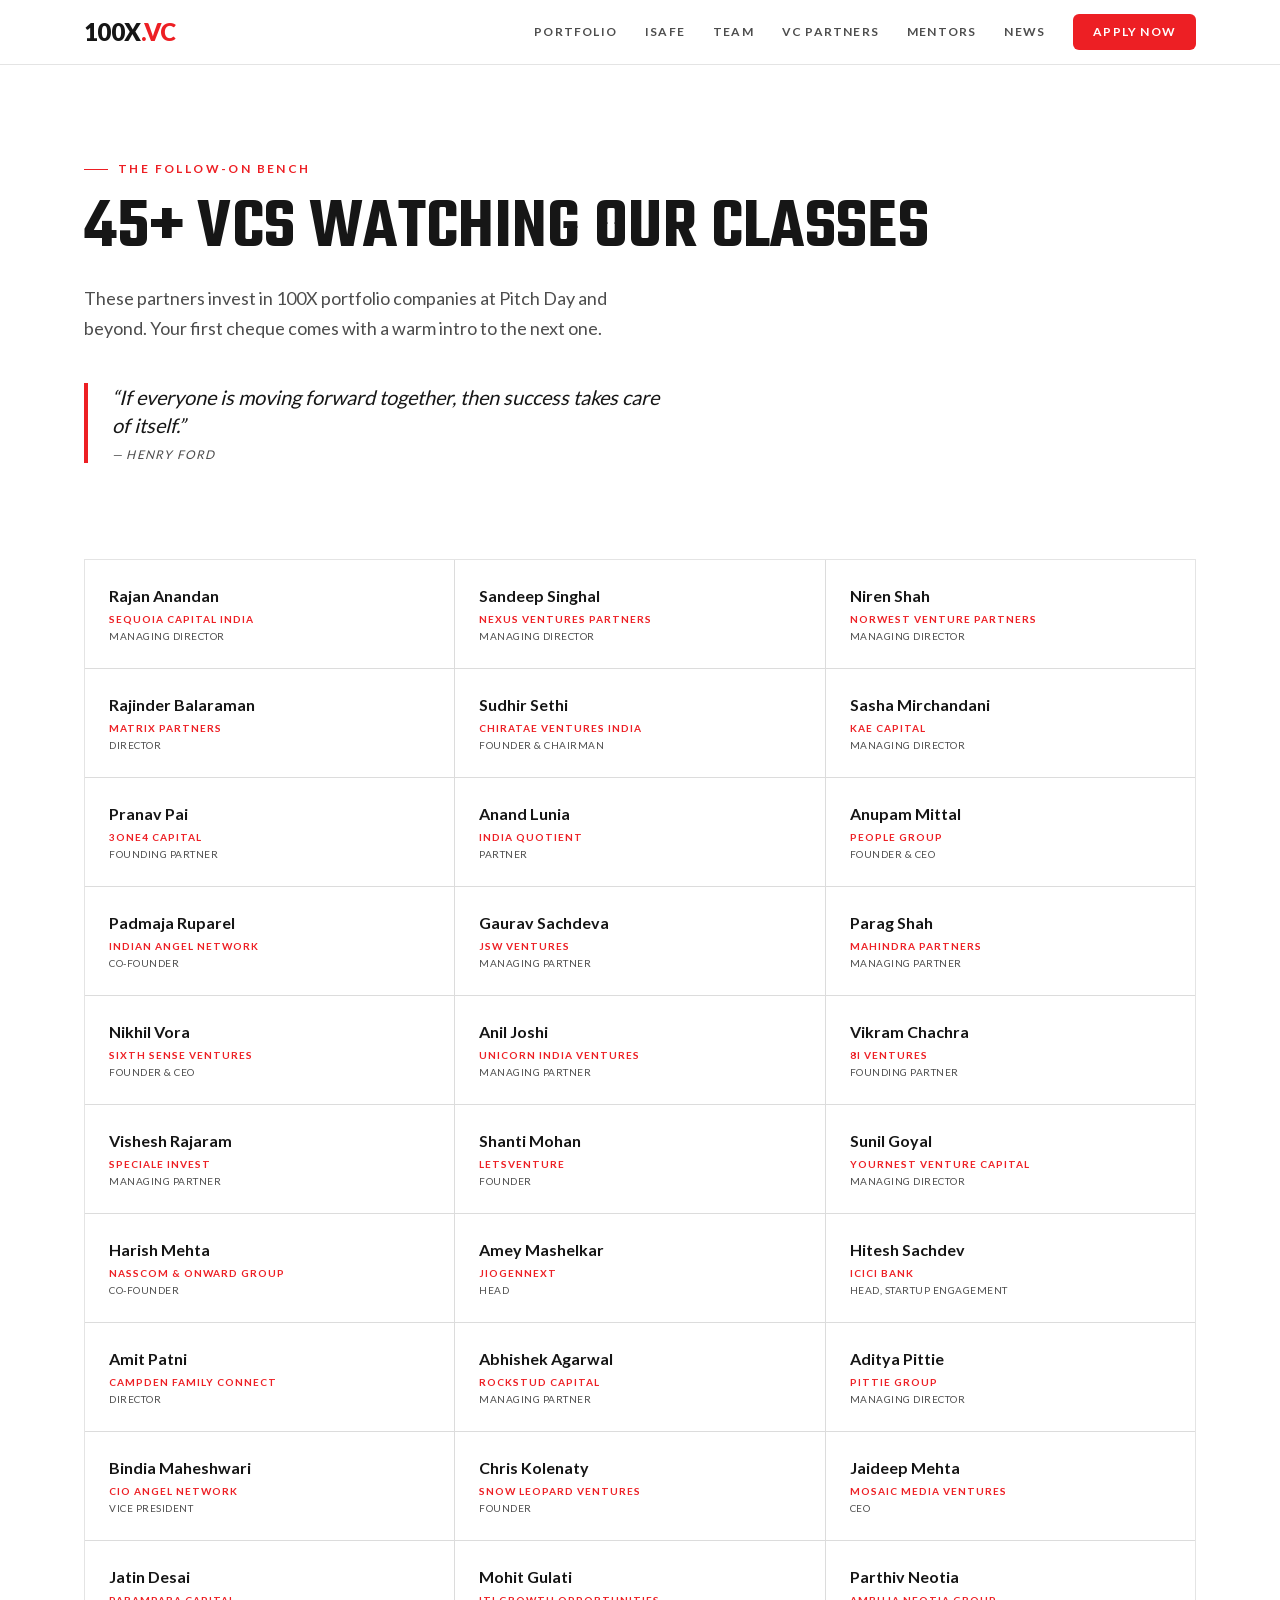
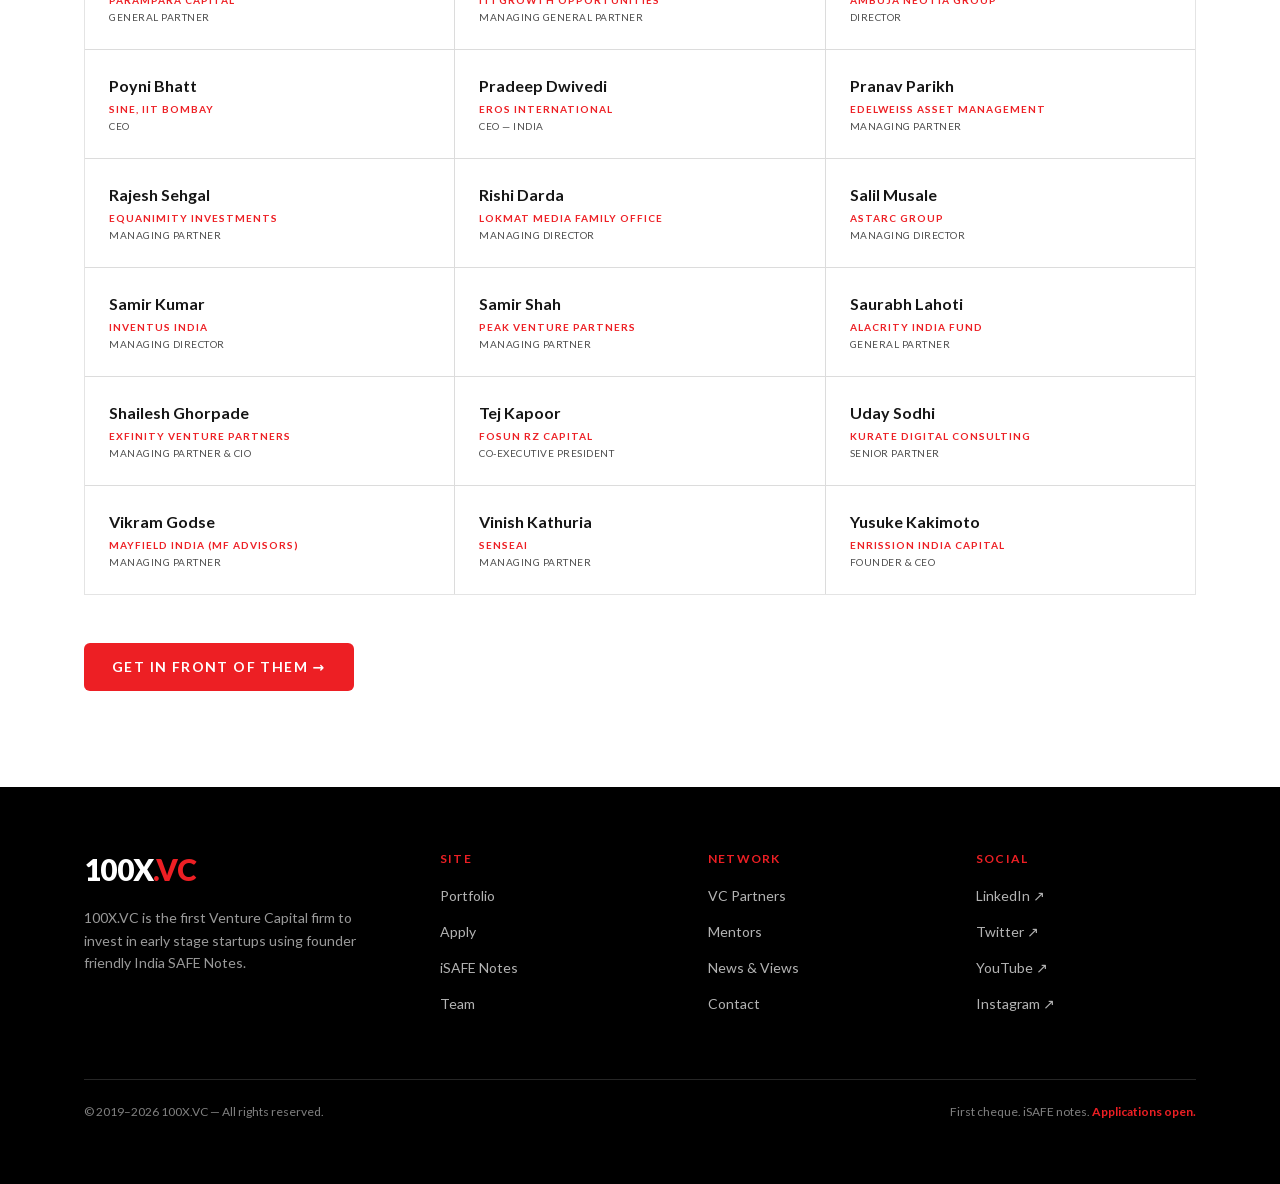
<file: vc-partners.html>
<!DOCTYPE html><html lang="en" class="lato_9646d3ba-module__sfy99W__variable teko_4d5769fe-module__zebN0a__variable h-full antialiased"><head><meta charSet="utf-8"/><meta name="viewport" content="width=device-width, initial-scale=1"/><link rel="preload" href="/_next/static/media/345c85a432359eed-s.p.0zem_9y19rte6.woff2" as="font" crossorigin="" type="font/woff2"/><link rel="preload" href="/_next/static/media/8e451580e5e95631-s.p.27vw08z6_vw0m.woff2" as="font" crossorigin="" type="font/woff2"/><link rel="preload" href="/_next/static/media/9be384ea93fe3f49-s.p.0ig786lf0ff2-.woff2" as="font" crossorigin="" type="font/woff2"/><link rel="preload" href="/_next/static/media/b897c54bb211cfcd-s.p.44ggz8q6qt7y3.woff2" as="font" crossorigin="" type="font/woff2"/><link rel="stylesheet" href="/_next/static/chunks/0sb2a_fkciez_.css" data-precedence="next"/><link rel="preload" as="script" fetchPriority="low" href="/_next/static/chunks/0dhbjz-xsmu83.js"/><script src="/_next/static/chunks/1l-b_nohjwr9n.js" async=""></script><script src="/_next/static/chunks/0iec5q4ack_04.js" async=""></script><script src="/_next/static/chunks/3wupfh1jbs4tu.js" async=""></script><script src="/_next/static/chunks/turbopack-0n1_xunufzdo5.js" async=""></script><script src="/_next/static/chunks/2k2mzke93iz-l.js" async=""></script><script src="/_next/static/chunks/14mrh2-p_w84d.js" async=""></script><script src="/_next/static/chunks/43jzu2xfo3752.js" async=""></script><meta name="next-size-adjust" content=""/><title>VC Partners — 100X.VC</title><meta name="description" content="45+ VC partners from Sequoia, Nexus, Norwest, Chiratae and more — actively investing follow-on rounds into 100X portfolio companies."/><meta property="og:title" content="100X.VC — First Cheque for India&#x27;s Moonshots"/><meta property="og:description" content="₹1.25 Cr first cheques on founder-friendly iSAFE notes. Funding Simplified. Mentoring Unlimited."/><meta property="og:type" content="website"/><meta name="twitter:card" content="summary"/><meta name="twitter:title" content="100X.VC — First Cheque for India&#x27;s Moonshots"/><meta name="twitter:description" content="₹1.25 Cr first cheques on founder-friendly iSAFE notes. Funding Simplified. Mentoring Unlimited."/><link rel="icon" href="/favicon.ico?favicon.2vob68tjqpejf.ico" sizes="256x256" type="image/x-icon"/><script src="/_next/static/chunks/0cz1d0mv5g_q7.js" noModule=""></script></head><body class="flex min-h-full flex-col"><div hidden=""><!--$--><!--/$--></div><script>document.documentElement.dataset.js='1'</script><header class="sticky top-0 z-50 border-b border-line bg-paper/90 backdrop-blur-md"><nav class="mx-auto flex h-16 max-w-6xl items-center justify-between px-5"><a class="text-2xl font-black tracking-tight" href="/">100X<span class="text-accent">.VC</span></a><div class="hidden items-center gap-7 lg:flex"><a class="navlink text-xs font-bold uppercase tracking-widest text-ink-soft transition-colors hover:text-ink" href="/portfolio">Portfolio</a><a class="navlink text-xs font-bold uppercase tracking-widest text-ink-soft transition-colors hover:text-ink" href="/isafe">iSAFE</a><a class="navlink text-xs font-bold uppercase tracking-widest text-ink-soft transition-colors hover:text-ink" href="/team">Team</a><a class="navlink text-xs font-bold uppercase tracking-widest text-ink-soft transition-colors hover:text-ink" href="/vc-partners">VC Partners</a><a class="navlink text-xs font-bold uppercase tracking-widest text-ink-soft transition-colors hover:text-ink" href="/mentors">Mentors</a><a class="navlink text-xs font-bold uppercase tracking-widest text-ink-soft transition-colors hover:text-ink" href="/news-and-views">News</a><a class="lift rounded-md bg-accent px-5 py-2.5 text-xs font-bold uppercase tracking-widest text-white hover:bg-hot" href="/apply">Apply Now</a></div><button aria-label="Open menu" aria-expanded="false" class="text-xs font-bold uppercase tracking-widest lg:hidden">Menu</button></nav></header><main class="flex-1"><section class="mx-auto max-w-6xl px-5 py-16 sm:py-24"><div class="rise"><p class="mb-5 flex items-center gap-2.5 text-xs font-bold uppercase tracking-[0.2em] text-accent"><span aria-hidden="true" class="h-px w-6 bg-accent"></span>The follow-on bench</p></div><h1 class="rise display max-w-4xl text-5xl sm:text-7xl" style="animation-delay:0.1s">45+ VCs watching our classes</h1><p class="rise mt-6 max-w-xl text-lg leading-relaxed text-ink-soft" style="animation-delay:0.2s">These partners invest in 100X portfolio companies at Pitch Day and beyond. Your first cheque comes with a warm intro to the next one.</p><blockquote class="rise mt-10 max-w-xl border-l-4 border-accent pl-6" style="animation-delay:0.3s"><p class="text-xl font-medium italic">“If everyone is moving forward together, then success takes care of itself.”</p><cite class="mt-2 block font-mono text-xs uppercase tracking-widest text-ink-soft">— Henry Ford</cite></blockquote></section><section class="mx-auto max-w-6xl px-5 pb-24"><div class="reveal  "><div class="grid gap-px border border-line bg-ink/15 sm:grid-cols-2 lg:grid-cols-3"><div class="group bg-card p-6 transition-colors hover:bg-ink hover:text-paper"><p class="font-bold">Rajan Anandan</p><p class="mt-1 font-mono text-[10px] font-bold uppercase tracking-widest text-accent">Sequoia Capital India</p><p class="mt-0.5 font-mono text-[10px] uppercase tracking-wider text-ink-soft group-hover:text-paper/60">Managing Director</p></div><div class="group bg-card p-6 transition-colors hover:bg-ink hover:text-paper"><p class="font-bold">Sandeep Singhal</p><p class="mt-1 font-mono text-[10px] font-bold uppercase tracking-widest text-accent">Nexus Ventures Partners</p><p class="mt-0.5 font-mono text-[10px] uppercase tracking-wider text-ink-soft group-hover:text-paper/60">Managing Director</p></div><div class="group bg-card p-6 transition-colors hover:bg-ink hover:text-paper"><p class="font-bold">Niren Shah</p><p class="mt-1 font-mono text-[10px] font-bold uppercase tracking-widest text-accent">Norwest Venture Partners</p><p class="mt-0.5 font-mono text-[10px] uppercase tracking-wider text-ink-soft group-hover:text-paper/60">Managing Director</p></div><div class="group bg-card p-6 transition-colors hover:bg-ink hover:text-paper"><p class="font-bold">Rajinder Balaraman</p><p class="mt-1 font-mono text-[10px] font-bold uppercase tracking-widest text-accent">Matrix Partners</p><p class="mt-0.5 font-mono text-[10px] uppercase tracking-wider text-ink-soft group-hover:text-paper/60">Director</p></div><div class="group bg-card p-6 transition-colors hover:bg-ink hover:text-paper"><p class="font-bold">Sudhir Sethi</p><p class="mt-1 font-mono text-[10px] font-bold uppercase tracking-widest text-accent">Chiratae Ventures India</p><p class="mt-0.5 font-mono text-[10px] uppercase tracking-wider text-ink-soft group-hover:text-paper/60">Founder &amp; Chairman</p></div><div class="group bg-card p-6 transition-colors hover:bg-ink hover:text-paper"><p class="font-bold">Sasha Mirchandani</p><p class="mt-1 font-mono text-[10px] font-bold uppercase tracking-widest text-accent">Kae Capital</p><p class="mt-0.5 font-mono text-[10px] uppercase tracking-wider text-ink-soft group-hover:text-paper/60">Managing Director</p></div><div class="group bg-card p-6 transition-colors hover:bg-ink hover:text-paper"><p class="font-bold">Pranav Pai</p><p class="mt-1 font-mono text-[10px] font-bold uppercase tracking-widest text-accent">3one4 Capital</p><p class="mt-0.5 font-mono text-[10px] uppercase tracking-wider text-ink-soft group-hover:text-paper/60">Founding Partner</p></div><div class="group bg-card p-6 transition-colors hover:bg-ink hover:text-paper"><p class="font-bold">Anand Lunia</p><p class="mt-1 font-mono text-[10px] font-bold uppercase tracking-widest text-accent">India Quotient</p><p class="mt-0.5 font-mono text-[10px] uppercase tracking-wider text-ink-soft group-hover:text-paper/60">Partner</p></div><div class="group bg-card p-6 transition-colors hover:bg-ink hover:text-paper"><p class="font-bold">Anupam Mittal</p><p class="mt-1 font-mono text-[10px] font-bold uppercase tracking-widest text-accent">People Group</p><p class="mt-0.5 font-mono text-[10px] uppercase tracking-wider text-ink-soft group-hover:text-paper/60">Founder &amp; CEO</p></div><div class="group bg-card p-6 transition-colors hover:bg-ink hover:text-paper"><p class="font-bold">Padmaja Ruparel</p><p class="mt-1 font-mono text-[10px] font-bold uppercase tracking-widest text-accent">Indian Angel Network</p><p class="mt-0.5 font-mono text-[10px] uppercase tracking-wider text-ink-soft group-hover:text-paper/60">Co-Founder</p></div><div class="group bg-card p-6 transition-colors hover:bg-ink hover:text-paper"><p class="font-bold">Gaurav Sachdeva</p><p class="mt-1 font-mono text-[10px] font-bold uppercase tracking-widest text-accent">JSW Ventures</p><p class="mt-0.5 font-mono text-[10px] uppercase tracking-wider text-ink-soft group-hover:text-paper/60">Managing Partner</p></div><div class="group bg-card p-6 transition-colors hover:bg-ink hover:text-paper"><p class="font-bold">Parag Shah</p><p class="mt-1 font-mono text-[10px] font-bold uppercase tracking-widest text-accent">Mahindra Partners</p><p class="mt-0.5 font-mono text-[10px] uppercase tracking-wider text-ink-soft group-hover:text-paper/60">Managing Partner</p></div><div class="group bg-card p-6 transition-colors hover:bg-ink hover:text-paper"><p class="font-bold">Nikhil Vora</p><p class="mt-1 font-mono text-[10px] font-bold uppercase tracking-widest text-accent">Sixth Sense Ventures</p><p class="mt-0.5 font-mono text-[10px] uppercase tracking-wider text-ink-soft group-hover:text-paper/60">Founder &amp; CEO</p></div><div class="group bg-card p-6 transition-colors hover:bg-ink hover:text-paper"><p class="font-bold">Anil Joshi</p><p class="mt-1 font-mono text-[10px] font-bold uppercase tracking-widest text-accent">Unicorn India Ventures</p><p class="mt-0.5 font-mono text-[10px] uppercase tracking-wider text-ink-soft group-hover:text-paper/60">Managing Partner</p></div><div class="group bg-card p-6 transition-colors hover:bg-ink hover:text-paper"><p class="font-bold">Vikram Chachra</p><p class="mt-1 font-mono text-[10px] font-bold uppercase tracking-widest text-accent">8i Ventures</p><p class="mt-0.5 font-mono text-[10px] uppercase tracking-wider text-ink-soft group-hover:text-paper/60">Founding Partner</p></div><div class="group bg-card p-6 transition-colors hover:bg-ink hover:text-paper"><p class="font-bold">Vishesh Rajaram</p><p class="mt-1 font-mono text-[10px] font-bold uppercase tracking-widest text-accent">Speciale Invest</p><p class="mt-0.5 font-mono text-[10px] uppercase tracking-wider text-ink-soft group-hover:text-paper/60">Managing Partner</p></div><div class="group bg-card p-6 transition-colors hover:bg-ink hover:text-paper"><p class="font-bold">Shanti Mohan</p><p class="mt-1 font-mono text-[10px] font-bold uppercase tracking-widest text-accent">LetsVenture</p><p class="mt-0.5 font-mono text-[10px] uppercase tracking-wider text-ink-soft group-hover:text-paper/60">Founder</p></div><div class="group bg-card p-6 transition-colors hover:bg-ink hover:text-paper"><p class="font-bold">Sunil Goyal</p><p class="mt-1 font-mono text-[10px] font-bold uppercase tracking-widest text-accent">YourNest Venture Capital</p><p class="mt-0.5 font-mono text-[10px] uppercase tracking-wider text-ink-soft group-hover:text-paper/60">Managing Director</p></div><div class="group bg-card p-6 transition-colors hover:bg-ink hover:text-paper"><p class="font-bold">Harish Mehta</p><p class="mt-1 font-mono text-[10px] font-bold uppercase tracking-widest text-accent">NASSCOM &amp; Onward Group</p><p class="mt-0.5 font-mono text-[10px] uppercase tracking-wider text-ink-soft group-hover:text-paper/60">Co-Founder</p></div><div class="group bg-card p-6 transition-colors hover:bg-ink hover:text-paper"><p class="font-bold">Amey Mashelkar</p><p class="mt-1 font-mono text-[10px] font-bold uppercase tracking-widest text-accent">JioGenNext</p><p class="mt-0.5 font-mono text-[10px] uppercase tracking-wider text-ink-soft group-hover:text-paper/60">Head</p></div><div class="group bg-card p-6 transition-colors hover:bg-ink hover:text-paper"><p class="font-bold">Hitesh Sachdev</p><p class="mt-1 font-mono text-[10px] font-bold uppercase tracking-widest text-accent">ICICI Bank</p><p class="mt-0.5 font-mono text-[10px] uppercase tracking-wider text-ink-soft group-hover:text-paper/60">Head, Startup Engagement</p></div><div class="group bg-card p-6 transition-colors hover:bg-ink hover:text-paper"><p class="font-bold">Amit Patni</p><p class="mt-1 font-mono text-[10px] font-bold uppercase tracking-widest text-accent">Campden Family Connect</p><p class="mt-0.5 font-mono text-[10px] uppercase tracking-wider text-ink-soft group-hover:text-paper/60">Director</p></div><div class="group bg-card p-6 transition-colors hover:bg-ink hover:text-paper"><p class="font-bold">Abhishek Agarwal</p><p class="mt-1 font-mono text-[10px] font-bold uppercase tracking-widest text-accent">Rockstud Capital</p><p class="mt-0.5 font-mono text-[10px] uppercase tracking-wider text-ink-soft group-hover:text-paper/60">Managing Partner</p></div><div class="group bg-card p-6 transition-colors hover:bg-ink hover:text-paper"><p class="font-bold">Aditya Pittie</p><p class="mt-1 font-mono text-[10px] font-bold uppercase tracking-widest text-accent">Pittie Group</p><p class="mt-0.5 font-mono text-[10px] uppercase tracking-wider text-ink-soft group-hover:text-paper/60">Managing Director</p></div><div class="group bg-card p-6 transition-colors hover:bg-ink hover:text-paper"><p class="font-bold">Bindia Maheshwari</p><p class="mt-1 font-mono text-[10px] font-bold uppercase tracking-widest text-accent">CIO Angel Network</p><p class="mt-0.5 font-mono text-[10px] uppercase tracking-wider text-ink-soft group-hover:text-paper/60">Vice President</p></div><div class="group bg-card p-6 transition-colors hover:bg-ink hover:text-paper"><p class="font-bold">Chris Kolenaty</p><p class="mt-1 font-mono text-[10px] font-bold uppercase tracking-widest text-accent">Snow Leopard Ventures</p><p class="mt-0.5 font-mono text-[10px] uppercase tracking-wider text-ink-soft group-hover:text-paper/60">Founder</p></div><div class="group bg-card p-6 transition-colors hover:bg-ink hover:text-paper"><p class="font-bold">Jaideep Mehta</p><p class="mt-1 font-mono text-[10px] font-bold uppercase tracking-widest text-accent">Mosaic Media Ventures</p><p class="mt-0.5 font-mono text-[10px] uppercase tracking-wider text-ink-soft group-hover:text-paper/60">CEO</p></div><div class="group bg-card p-6 transition-colors hover:bg-ink hover:text-paper"><p class="font-bold">Jatin Desai</p><p class="mt-1 font-mono text-[10px] font-bold uppercase tracking-widest text-accent">Parampara Capital</p><p class="mt-0.5 font-mono text-[10px] uppercase tracking-wider text-ink-soft group-hover:text-paper/60">General Partner</p></div><div class="group bg-card p-6 transition-colors hover:bg-ink hover:text-paper"><p class="font-bold">Mohit Gulati</p><p class="mt-1 font-mono text-[10px] font-bold uppercase tracking-widest text-accent">ITI Growth Opportunities</p><p class="mt-0.5 font-mono text-[10px] uppercase tracking-wider text-ink-soft group-hover:text-paper/60">Managing General Partner</p></div><div class="group bg-card p-6 transition-colors hover:bg-ink hover:text-paper"><p class="font-bold">Parthiv Neotia</p><p class="mt-1 font-mono text-[10px] font-bold uppercase tracking-widest text-accent">Ambuja Neotia Group</p><p class="mt-0.5 font-mono text-[10px] uppercase tracking-wider text-ink-soft group-hover:text-paper/60">Director</p></div><div class="group bg-card p-6 transition-colors hover:bg-ink hover:text-paper"><p class="font-bold">Poyni Bhatt</p><p class="mt-1 font-mono text-[10px] font-bold uppercase tracking-widest text-accent">SINE, IIT Bombay</p><p class="mt-0.5 font-mono text-[10px] uppercase tracking-wider text-ink-soft group-hover:text-paper/60">CEO</p></div><div class="group bg-card p-6 transition-colors hover:bg-ink hover:text-paper"><p class="font-bold">Pradeep Dwivedi</p><p class="mt-1 font-mono text-[10px] font-bold uppercase tracking-widest text-accent">Eros International</p><p class="mt-0.5 font-mono text-[10px] uppercase tracking-wider text-ink-soft group-hover:text-paper/60">CEO — India</p></div><div class="group bg-card p-6 transition-colors hover:bg-ink hover:text-paper"><p class="font-bold">Pranav Parikh</p><p class="mt-1 font-mono text-[10px] font-bold uppercase tracking-widest text-accent">Edelweiss Asset Management</p><p class="mt-0.5 font-mono text-[10px] uppercase tracking-wider text-ink-soft group-hover:text-paper/60">Managing Partner</p></div><div class="group bg-card p-6 transition-colors hover:bg-ink hover:text-paper"><p class="font-bold">Rajesh Sehgal</p><p class="mt-1 font-mono text-[10px] font-bold uppercase tracking-widest text-accent">Equanimity Investments</p><p class="mt-0.5 font-mono text-[10px] uppercase tracking-wider text-ink-soft group-hover:text-paper/60">Managing Partner</p></div><div class="group bg-card p-6 transition-colors hover:bg-ink hover:text-paper"><p class="font-bold">Rishi Darda</p><p class="mt-1 font-mono text-[10px] font-bold uppercase tracking-widest text-accent">Lokmat Media Family Office</p><p class="mt-0.5 font-mono text-[10px] uppercase tracking-wider text-ink-soft group-hover:text-paper/60">Managing Director</p></div><div class="group bg-card p-6 transition-colors hover:bg-ink hover:text-paper"><p class="font-bold">Salil Musale</p><p class="mt-1 font-mono text-[10px] font-bold uppercase tracking-widest text-accent">Astarc Group</p><p class="mt-0.5 font-mono text-[10px] uppercase tracking-wider text-ink-soft group-hover:text-paper/60">Managing Director</p></div><div class="group bg-card p-6 transition-colors hover:bg-ink hover:text-paper"><p class="font-bold">Samir Kumar</p><p class="mt-1 font-mono text-[10px] font-bold uppercase tracking-widest text-accent">Inventus India</p><p class="mt-0.5 font-mono text-[10px] uppercase tracking-wider text-ink-soft group-hover:text-paper/60">Managing Director</p></div><div class="group bg-card p-6 transition-colors hover:bg-ink hover:text-paper"><p class="font-bold">Samir Shah</p><p class="mt-1 font-mono text-[10px] font-bold uppercase tracking-widest text-accent">Peak Venture Partners</p><p class="mt-0.5 font-mono text-[10px] uppercase tracking-wider text-ink-soft group-hover:text-paper/60">Managing Partner</p></div><div class="group bg-card p-6 transition-colors hover:bg-ink hover:text-paper"><p class="font-bold">Saurabh Lahoti</p><p class="mt-1 font-mono text-[10px] font-bold uppercase tracking-widest text-accent">Alacrity India Fund</p><p class="mt-0.5 font-mono text-[10px] uppercase tracking-wider text-ink-soft group-hover:text-paper/60">General Partner</p></div><div class="group bg-card p-6 transition-colors hover:bg-ink hover:text-paper"><p class="font-bold">Shailesh Ghorpade</p><p class="mt-1 font-mono text-[10px] font-bold uppercase tracking-widest text-accent">Exfinity Venture Partners</p><p class="mt-0.5 font-mono text-[10px] uppercase tracking-wider text-ink-soft group-hover:text-paper/60">Managing Partner &amp; CIO</p></div><div class="group bg-card p-6 transition-colors hover:bg-ink hover:text-paper"><p class="font-bold">Tej Kapoor</p><p class="mt-1 font-mono text-[10px] font-bold uppercase tracking-widest text-accent">Fosun RZ Capital</p><p class="mt-0.5 font-mono text-[10px] uppercase tracking-wider text-ink-soft group-hover:text-paper/60">Co-Executive President</p></div><div class="group bg-card p-6 transition-colors hover:bg-ink hover:text-paper"><p class="font-bold">Uday Sodhi</p><p class="mt-1 font-mono text-[10px] font-bold uppercase tracking-widest text-accent">Kurate Digital Consulting</p><p class="mt-0.5 font-mono text-[10px] uppercase tracking-wider text-ink-soft group-hover:text-paper/60">Senior Partner</p></div><div class="group bg-card p-6 transition-colors hover:bg-ink hover:text-paper"><p class="font-bold">Vikram Godse</p><p class="mt-1 font-mono text-[10px] font-bold uppercase tracking-widest text-accent">Mayfield India (MF Advisors)</p><p class="mt-0.5 font-mono text-[10px] uppercase tracking-wider text-ink-soft group-hover:text-paper/60">Managing Partner</p></div><div class="group bg-card p-6 transition-colors hover:bg-ink hover:text-paper"><p class="font-bold">Vinish Kathuria</p><p class="mt-1 font-mono text-[10px] font-bold uppercase tracking-widest text-accent">SenseAI</p><p class="mt-0.5 font-mono text-[10px] uppercase tracking-wider text-ink-soft group-hover:text-paper/60">Managing Partner</p></div><div class="group bg-card p-6 transition-colors hover:bg-ink hover:text-paper"><p class="font-bold">Yusuke Kakimoto</p><p class="mt-1 font-mono text-[10px] font-bold uppercase tracking-widest text-accent">Enrission India Capital</p><p class="mt-0.5 font-mono text-[10px] uppercase tracking-wider text-ink-soft group-hover:text-paper/60">Founder &amp; CEO</p></div></div></div><div class="reveal  " style="transition-delay:80ms"><div class="mt-12"><a class="lift inline-flex items-center justify-center rounded-md px-7 py-3.5 text-sm font-bold uppercase tracking-widest bg-accent text-white hover:bg-hot" href="/apply">Get in front of them →</a></div></div></section><!--$--><!--/$--></main><footer class="bg-black text-paper"><div class="mx-auto max-w-6xl px-5 py-16"><div class="grid gap-12 md:grid-cols-[1.4fr_1fr_1fr_1fr]"><div><p class="mb-5 text-3xl font-black tracking-tight">100X<span class="text-accent">.VC</span></p><p class="max-w-xs text-sm leading-relaxed text-paper/60">100X.VC is the first Venture Capital firm to invest in early stage startups using founder friendly India SAFE Notes.</p></div><div><p class="mb-4 text-xs font-bold uppercase tracking-widest text-accent">Site</p><ul class="space-y-3"><li><a class="text-sm text-paper/70 transition-colors hover:text-paper" href="/portfolio">Portfolio</a></li><li><a class="text-sm text-paper/70 transition-colors hover:text-paper" href="/apply">Apply</a></li><li><a class="text-sm text-paper/70 transition-colors hover:text-paper" href="/isafe">iSAFE Notes</a></li><li><a class="text-sm text-paper/70 transition-colors hover:text-paper" href="/team">Team</a></li></ul></div><div><p class="mb-4 text-xs font-bold uppercase tracking-widest text-accent">Network</p><ul class="space-y-3"><li><a class="text-sm text-paper/70 transition-colors hover:text-paper" href="/vc-partners">VC Partners</a></li><li><a class="text-sm text-paper/70 transition-colors hover:text-paper" href="/mentors">Mentors</a></li><li><a class="text-sm text-paper/70 transition-colors hover:text-paper" href="/news-and-views">News &amp; Views</a></li><li><a class="text-sm text-paper/70 transition-colors hover:text-paper" href="/contact">Contact</a></li></ul></div><div><p class="mb-4 text-xs font-bold uppercase tracking-widest text-accent">Social</p><ul class="space-y-3"><li><a href="https://www.linkedin.com/company/100x-vc/" target="_blank" rel="noopener noreferrer" class="text-sm text-paper/70 transition-colors hover:text-paper">LinkedIn<!-- --> ↗</a></li><li><a href="https://twitter.com/100X_VC" target="_blank" rel="noopener noreferrer" class="text-sm text-paper/70 transition-colors hover:text-paper">Twitter<!-- --> ↗</a></li><li><a href="https://www.youtube.com/100XVC" target="_blank" rel="noopener noreferrer" class="text-sm text-paper/70 transition-colors hover:text-paper">YouTube<!-- --> ↗</a></li><li><a href="https://www.instagram.com/100X.VC/" target="_blank" rel="noopener noreferrer" class="text-sm text-paper/70 transition-colors hover:text-paper">Instagram<!-- --> ↗</a></li></ul></div></div><div class="mt-16 flex flex-col gap-3 border-t border-paper/15 pt-6 text-xs text-paper/50 sm:flex-row sm:items-center sm:justify-between"><p>© 2019–2026 100X.VC — All rights reserved.</p><p>First cheque. iSAFE notes.<!-- --> <span class="font-bold text-accent">Applications open.</span></p></div></div></footer><script src="/_next/static/chunks/0dhbjz-xsmu83.js" id="_R_" async=""></script><script>(self.__next_f=self.__next_f||[]).push([0])</script><script>self.__next_f.push([1,"1:\"$Sreact.fragment\"\n2:I[42724,[\"/_next/static/chunks/2k2mzke93iz-l.js\",\"/_next/static/chunks/14mrh2-p_w84d.js\"],\"default\"]\n3:I[39756,[\"/_next/static/chunks/2k2mzke93iz-l.js\",\"/_next/static/chunks/14mrh2-p_w84d.js\"],\"default\"]\n4:I[37457,[\"/_next/static/chunks/2k2mzke93iz-l.js\",\"/_next/static/chunks/14mrh2-p_w84d.js\"],\"default\"]\n5:I[22016,[\"/_next/static/chunks/2k2mzke93iz-l.js\",\"/_next/static/chunks/14mrh2-p_w84d.js\",\"/_next/static/chunks/43jzu2xfo3752.js\"],\"\"]\nd:I[68027,[\"/_next/static/chunks/2k2mzke93iz-l.js\",\"/_next/static/chunks/14mrh2-p_w84d.js\"],\"default\",1]\n:HL[\"/_next/static/chunks/0sb2a_fkciez_.css\",\"style\"]\n:HL[\"/_next/static/media/345c85a432359eed-s.p.0zem_9y19rte6.woff2\",\"font\",{\"crossOrigin\":\"\",\"type\":\"font/woff2\"}]\n:HL[\"/_next/static/media/8e451580e5e95631-s.p.27vw08z6_vw0m.woff2\",\"font\",{\"crossOrigin\":\"\",\"type\":\"font/woff2\"}]\n:HL[\"/_next/static/media/9be384ea93fe3f49-s.p.0ig786lf0ff2-.woff2\",\"font\",{\"crossOrigin\":\"\",\"type\":\"font/woff2\"}]\n:HL[\"/_next/static/media/b897c54bb211cfcd-s.p.44ggz8q6qt7y3.woff2\",\"font\",{\"crossOrigin\":\"\",\"type\":\"font/woff2\"}]\n"])</script><script>self.__next_f.push([1,"0:{\"P\":null,\"c\":[\"\",\"vc-partners\"],\"q\":\"\",\"i\":false,\"f\":[[[\"\",{\"children\":[\"vc-partners\",{\"children\":[\"__PAGE__\",{}]}]},\"$undefined\",\"$undefined\",16],[[\"$\",\"$1\",\"c\",{\"children\":[[[\"$\",\"link\",\"0\",{\"rel\":\"stylesheet\",\"href\":\"/_next/static/chunks/0sb2a_fkciez_.css\",\"precedence\":\"next\",\"crossOrigin\":\"$undefined\",\"nonce\":\"$undefined\"}],[\"$\",\"script\",\"script-0\",{\"src\":\"/_next/static/chunks/2k2mzke93iz-l.js\",\"async\":true,\"nonce\":\"$undefined\"}],[\"$\",\"script\",\"script-1\",{\"src\":\"/_next/static/chunks/14mrh2-p_w84d.js\",\"async\":true,\"nonce\":\"$undefined\"}]],[\"$\",\"html\",null,{\"lang\":\"en\",\"suppressHydrationWarning\":true,\"className\":\"lato_9646d3ba-module__sfy99W__variable teko_4d5769fe-module__zebN0a__variable h-full antialiased\",\"children\":[\"$\",\"body\",null,{\"className\":\"flex min-h-full flex-col\",\"children\":[[\"$\",\"script\",null,{\"dangerouslySetInnerHTML\":{\"__html\":\"document.documentElement.dataset.js='1'\"}}],[\"$\",\"$L2\",null,{}],[\"$\",\"main\",null,{\"className\":\"flex-1\",\"children\":[\"$\",\"$L3\",null,{\"parallelRouterKey\":\"children\",\"error\":\"$undefined\",\"errorStyles\":\"$undefined\",\"errorScripts\":\"$undefined\",\"template\":[\"$\",\"$L4\",null,{}],\"templateStyles\":\"$undefined\",\"templateScripts\":\"$undefined\",\"notFound\":[[\"$\",\"section\",null,{\"className\":\"mx-auto flex max-w-6xl flex-col items-start px-5 py-32\",\"children\":[[\"$\",\"p\",null,{\"className\":\"font-mono text-xs font-bold uppercase tracking-[0.2em] text-accent\",\"children\":\"// Error 404\"}],[\"$\",\"h1\",null,{\"className\":\"display mt-4 text-6xl sm:text-8xl\",\"children\":\"Not in the portfolio\"}],[\"$\",\"p\",null,{\"className\":\"mt-6 max-w-md text-lg text-ink-soft\",\"children\":\"This page either never raised, or it pivoted. Either way — nothing to see here.\"}],[\"$\",\"div\",null,{\"className\":\"mt-10 flex gap-4\",\"children\":[[\"$\",\"$L5\",null,{\"href\":\"/\",\"className\":\"lift inline-flex items-center justify-center rounded-md px-7 py-3.5 text-sm font-bold uppercase tracking-widest bg-accent text-white hover:bg-hot\",\"children\":\"Back home\"}],[\"$\",\"$L5\",null,{\"href\":\"/portfolio\",\"className\":\"lift inline-flex items-center justify-center rounded-md px-7 py-3.5 text-sm font-bold uppercase tracking-widest border border-ink/20 bg-transparent text-ink hover:border-ink hover:bg-ink hover:text-white\",\"children\":\"Real portfolio →\"}]]}]]}],[]],\"forbidden\":\"$undefined\",\"unauthorized\":\"$undefined\"}]}],[\"$\",\"footer\",null,{\"className\":\"bg-black text-paper\",\"children\":[\"$\",\"div\",null,{\"className\":\"mx-auto max-w-6xl px-5 py-16\",\"children\":[[\"$\",\"div\",null,{\"className\":\"grid gap-12 md:grid-cols-[1.4fr_1fr_1fr_1fr]\",\"children\":[[\"$\",\"div\",null,{\"children\":[[\"$\",\"p\",null,{\"className\":\"mb-5 text-3xl font-black tracking-tight\",\"children\":[\"100X\",[\"$\",\"span\",null,{\"className\":\"text-accent\",\"children\":\".VC\"}]]}],[\"$\",\"p\",null,{\"className\":\"max-w-xs text-sm leading-relaxed text-paper/60\",\"children\":\"100X.VC is the first Venture Capital firm to invest in early stage startups using founder friendly India SAFE Notes.\"}]]}],[\"$\",\"div\",null,{\"children\":[[\"$\",\"p\",null,{\"className\":\"mb-4 text-xs font-bold uppercase tracking-widest text-accent\",\"children\":\"Site\"}],[\"$\",\"ul\",null,{\"className\":\"space-y-3\",\"children\":[[\"$\",\"li\",\"/portfolio\",{\"children\":[\"$\",\"$L5\",null,{\"href\":\"/portfolio\",\"className\":\"text-sm text-paper/70 transition-colors hover:text-paper\",\"children\":\"Portfolio\"}]}],[\"$\",\"li\",\"/apply\",{\"children\":[\"$\",\"$L5\",null,{\"href\":\"/apply\",\"className\":\"text-sm text-paper/70 transition-colors hover:text-paper\",\"children\":\"Apply\"}]}],[\"$\",\"li\",\"/isafe\",{\"children\":[\"$\",\"$L5\",null,{\"href\":\"/isafe\",\"className\":\"text-sm text-paper/70 transition-colors hover:text-paper\",\"children\":\"iSAFE Notes\"}]}],[\"$\",\"li\",\"/team\",{\"children\":[\"$\",\"$L5\",null,{\"href\":\"/team\",\"className\":\"text-sm text-paper/70 transition-colors hover:text-paper\",\"children\":\"Team\"}]}]]}]]}],[\"$\",\"div\",null,{\"children\":[[\"$\",\"p\",null,{\"className\":\"mb-4 text-xs font-bold uppercase tracking-widest text-accent\",\"children\":\"Network\"}],[\"$\",\"ul\",null,{\"className\":\"space-y-3\",\"children\":[[\"$\",\"li\",\"/vc-partners\",{\"children\":[\"$\",\"$L5\",null,{\"href\":\"/vc-partners\",\"className\":\"text-sm text-paper/70 transition-colors hover:text-paper\",\"children\":\"VC Partners\"}]}],[\"$\",\"li\",\"/mentors\",{\"children\":[\"$\",\"$L5\",null,{\"href\":\"/mentors\",\"className\":\"text-sm text-paper/70 transition-colors hover:text-paper\",\"children\":\"Mentors\"}]}],[\"$\",\"li\",\"/news-and-views\",{\"children\":[\"$\",\"$L5\",null,{\"href\":\"/news-and-views\",\"className\":\"text-sm text-paper/70 transition-colors hover:text-paper\",\"children\":\"News \u0026 Views\"}]}],\"$L6\"]}]]}],\"$L7\"]}],\"$L8\"]}]}]]}]}]]}],{\"children\":[\"$L9\",{\"children\":[\"$La\",{},null,false,null]},null,false,\"$@b\"]},null,false,null],\"$Lc\",false]],\"m\":\"$undefined\",\"G\":[\"$d\",[\"$Le\"]],\"S\":true,\"h\":null,\"s\":\"$undefined\",\"l\":\"$undefined\",\"p\":\"$undefined\",\"d\":\"$undefined\",\"b\":\"Z_dfCVxgY39ksuKqHTsz9\"}\n"])</script><script>self.__next_f.push([1,"f:I[24203,[\"/_next/static/chunks/2k2mzke93iz-l.js\",\"/_next/static/chunks/14mrh2-p_w84d.js\",\"/_next/static/chunks/43jzu2xfo3752.js\"],\"Reveal\"]\n3e:I[97367,[\"/_next/static/chunks/2k2mzke93iz-l.js\",\"/_next/static/chunks/14mrh2-p_w84d.js\"],\"ViewportBoundary\"]\n40:I[97367,[\"/_next/static/chunks/2k2mzke93iz-l.js\",\"/_next/static/chunks/14mrh2-p_w84d.js\"],\"MetadataBoundary\"]\n41:\"$Sreact.suspense\"\n6:[\"$\",\"li\",\"/contact\",{\"children\":[\"$\",\"$L5\",null,{\"href\":\"/contact\",\"className\":\"text-sm text-paper/70 transition-colors hover:text-paper\",\"children\":\"Contact\"}]}]\n7:[\"$\",\"div\",null,{\"children\":[[\"$\",\"p\",null,{\"className\":\"mb-4 text-xs font-bold uppercase tracking-widest text-accent\",\"children\":\"Social\"}],[\"$\",\"ul\",null,{\"className\":\"space-y-3\",\"children\":[[\"$\",\"li\",\"LinkedIn\",{\"children\":[\"$\",\"a\",null,{\"href\":\"https://www.linkedin.com/company/100x-vc/\",\"target\":\"_blank\",\"rel\":\"noopener noreferrer\",\"className\":\"text-sm text-paper/70 transition-colors hover:text-paper\",\"children\":[\"LinkedIn\",\" ↗\"]}]}],[\"$\",\"li\",\"Twitter\",{\"children\":[\"$\",\"a\",null,{\"href\":\"https://twitter.com/100X_VC\",\"target\":\"_blank\",\"rel\":\"noopener noreferrer\",\"className\":\"text-sm text-paper/70 transition-colors hover:text-paper\",\"children\":[\"Twitter\",\" ↗\"]}]}],[\"$\",\"li\",\"YouTube\",{\"children\":[\"$\",\"a\",null,{\"href\":\"https://www.youtube.com/100XVC\",\"target\":\"_blank\",\"rel\":\"noopener noreferrer\",\"className\":\"text-sm text-paper/70 transition-colors hover:text-paper\",\"children\":[\"YouTube\",\" ↗\"]}]}],[\"$\",\"li\",\"Instagram\",{\"children\":[\"$\",\"a\",null,{\"href\":\"https://www.instagram.com/100X.VC/\",\"target\":\"_blank\",\"rel\":\"noopener noreferrer\",\"className\":\"text-sm text-paper/70 transition-colors hover:text-paper\",\"children\":[\"Instagram\",\" ↗\"]}]}]]}]]}]\n8:[\"$\",\"div\",null,{\"className\":\"mt-16 flex flex-col gap-3 border-t border-paper/15 pt-6 text-xs text-paper/50 sm:flex-row sm:items-center sm:justify-between\",\"children\":[[\"$\",\"p\",null,{\"children\":\"© 2019–2026 100X.VC — All rights reserved.\"}],[\"$\",\"p\",null,{\"children\":[\"First cheque. iSAFE notes.\",\" \",[\"$\",\"span\",null,{\"className\":\"font-bold text-accent\",\"children\":\"Applications open.\"}]]}]]}]\n9:[\"$\",\"$1\",\"c\",{\"children\":[null,[\"$\",\"$L3\",null,{\"parallelRouterKey\":\"children\",\"error\":\"$undefined\",\"errorStyles\":\"$undefined\",\"errorScripts\":\"$undefined\",\"template\":[\"$\",\"$L4\",null,{}],\"templateStyles\":\"$undefined\",\"templateScripts\":\"$undefined\",\"notFound\":\"$undefined\",\"forbidden\":\"$undefined\",\"unauthorized\":\"$undefined\"}]]}]\n"])</script><script>self.__next_f.push([1,"a:[\"$\",\"$1\",\"c\",{\"children\":[[[\"$\",\"section\",null,{\"className\":\"mx-auto max-w-6xl px-5 py-16 sm:py-24\",\"children\":[[\"$\",\"div\",null,{\"className\":\"rise\",\"children\":[\"$\",\"p\",null,{\"className\":\"mb-5 flex items-center gap-2.5 text-xs font-bold uppercase tracking-[0.2em] text-accent\",\"children\":[[\"$\",\"span\",null,{\"aria-hidden\":\"true\",\"className\":\"h-px w-6 bg-accent\"}],\"The follow-on bench\"]}]}],[\"$\",\"h1\",null,{\"className\":\"rise display max-w-4xl text-5xl sm:text-7xl\",\"style\":{\"animationDelay\":\"0.1s\"},\"children\":\"45+ VCs watching our classes\"}],[\"$\",\"p\",null,{\"className\":\"rise mt-6 max-w-xl text-lg leading-relaxed text-ink-soft\",\"style\":{\"animationDelay\":\"0.2s\"},\"children\":\"These partners invest in 100X portfolio companies at Pitch Day and beyond. Your first cheque comes with a warm intro to the next one.\"}],[\"$\",\"blockquote\",null,{\"className\":\"rise mt-10 max-w-xl border-l-4 border-accent pl-6\",\"style\":{\"animationDelay\":\"0.3s\"},\"children\":[[\"$\",\"p\",null,{\"className\":\"text-xl font-medium italic\",\"children\":\"“If everyone is moving forward together, then success takes care of itself.”\"}],[\"$\",\"cite\",null,{\"className\":\"mt-2 block font-mono text-xs uppercase tracking-widest text-ink-soft\",\"children\":\"— Henry Ford\"}]]}]]}],[\"$\",\"section\",null,{\"className\":\"mx-auto max-w-6xl px-5 pb-24\",\"children\":[[\"$\",\"$Lf\",null,{\"children\":[\"$\",\"div\",null,{\"className\":\"grid gap-px border border-line bg-ink/15 sm:grid-cols-2 lg:grid-cols-3\",\"children\":[[\"$\",\"div\",\"Rajan Anandan\",{\"className\":\"group bg-card p-6 transition-colors hover:bg-ink hover:text-paper\",\"children\":[[\"$\",\"p\",null,{\"className\":\"font-bold\",\"children\":\"Rajan Anandan\"}],[\"$\",\"p\",null,{\"className\":\"mt-1 font-mono text-[10px] font-bold uppercase tracking-widest text-accent\",\"children\":\"Sequoia Capital India\"}],[\"$\",\"p\",null,{\"className\":\"mt-0.5 font-mono text-[10px] uppercase tracking-wider text-ink-soft group-hover:text-paper/60\",\"children\":\"Managing Director\"}]]}],[\"$\",\"div\",\"Sandeep Singhal\",{\"className\":\"group bg-card p-6 transition-colors hover:bg-ink hover:text-paper\",\"children\":[[\"$\",\"p\",null,{\"className\":\"font-bold\",\"children\":\"Sandeep Singhal\"}],[\"$\",\"p\",null,{\"className\":\"mt-1 font-mono text-[10px] font-bold uppercase tracking-widest text-accent\",\"children\":\"Nexus Ventures Partners\"}],[\"$\",\"p\",null,{\"className\":\"mt-0.5 font-mono text-[10px] uppercase tracking-wider text-ink-soft group-hover:text-paper/60\",\"children\":\"Managing Director\"}]]}],[\"$\",\"div\",\"Niren Shah\",{\"className\":\"group bg-card p-6 transition-colors hover:bg-ink hover:text-paper\",\"children\":[[\"$\",\"p\",null,{\"className\":\"font-bold\",\"children\":\"Niren Shah\"}],[\"$\",\"p\",null,{\"className\":\"mt-1 font-mono text-[10px] font-bold uppercase tracking-widest text-accent\",\"children\":\"Norwest Venture Partners\"}],[\"$\",\"p\",null,{\"className\":\"mt-0.5 font-mono text-[10px] uppercase tracking-wider text-ink-soft group-hover:text-paper/60\",\"children\":\"Managing Director\"}]]}],[\"$\",\"div\",\"Rajinder Balaraman\",{\"className\":\"group bg-card p-6 transition-colors hover:bg-ink hover:text-paper\",\"children\":[[\"$\",\"p\",null,{\"className\":\"font-bold\",\"children\":\"Rajinder Balaraman\"}],[\"$\",\"p\",null,{\"className\":\"mt-1 font-mono text-[10px] font-bold uppercase tracking-widest text-accent\",\"children\":\"Matrix Partners\"}],[\"$\",\"p\",null,{\"className\":\"mt-0.5 font-mono text-[10px] uppercase tracking-wider text-ink-soft group-hover:text-paper/60\",\"children\":\"Director\"}]]}],[\"$\",\"div\",\"Sudhir Sethi\",{\"className\":\"group bg-card p-6 transition-colors hover:bg-ink hover:text-paper\",\"children\":[[\"$\",\"p\",null,{\"className\":\"font-bold\",\"children\":\"Sudhir Sethi\"}],[\"$\",\"p\",null,{\"className\":\"mt-1 font-mono text-[10px] font-bold uppercase tracking-widest text-accent\",\"children\":\"Chiratae Ventures India\"}],[\"$\",\"p\",null,{\"className\":\"mt-0.5 font-mono text-[10px] uppercase tracking-wider text-ink-soft group-hover:text-paper/60\",\"children\":\"Founder \u0026 Chairman\"}]]}],[\"$\",\"div\",\"Sasha Mirchandani\",{\"className\":\"group bg-card p-6 transition-colors hover:bg-ink hover:text-paper\",\"children\":[\"$L10\",\"$L11\",\"$L12\"]}],\"$L13\",\"$L14\",\"$L15\",\"$L16\",\"$L17\",\"$L18\",\"$L19\",\"$L1a\",\"$L1b\",\"$L1c\",\"$L1d\",\"$L1e\",\"$L1f\",\"$L20\",\"$L21\",\"$L22\",\"$L23\",\"$L24\",\"$L25\",\"$L26\",\"$L27\",\"$L28\",\"$L29\",\"$L2a\",\"$L2b\",\"$L2c\",\"$L2d\",\"$L2e\",\"$L2f\",\"$L30\",\"$L31\",\"$L32\",\"$L33\",\"$L34\",\"$L35\",\"$L36\",\"$L37\",\"$L38\",\"$L39\"]}]}],\"$L3a\"]}]],[\"$L3b\"],\"$L3c\"]}]\n"])</script><script>self.__next_f.push([1,"3d:[]\nb:\"$W3d\"\nc:[\"$\",\"$1\",\"h\",{\"children\":[null,[\"$\",\"$L3e\",null,{\"children\":\"$L3f\"}],[\"$\",\"div\",null,{\"hidden\":true,\"children\":[\"$\",\"$L40\",null,{\"children\":[\"$\",\"$41\",null,{\"name\":\"Next.Metadata\",\"children\":\"$L42\"}]}]}],[\"$\",\"meta\",null,{\"name\":\"next-size-adjust\",\"content\":\"\"}]]}]\ne:[\"$\",\"link\",\"0\",{\"rel\":\"stylesheet\",\"href\":\"/_next/static/chunks/0sb2a_fkciez_.css\",\"precedence\":\"next\",\"crossOrigin\":\"$undefined\",\"nonce\":\"$undefined\"}]\n"])</script><script>self.__next_f.push([1,"43:I[97367,[\"/_next/static/chunks/2k2mzke93iz-l.js\",\"/_next/static/chunks/14mrh2-p_w84d.js\"],\"OutletBoundary\"]\n10:[\"$\",\"p\",null,{\"className\":\"font-bold\",\"children\":\"Sasha Mirchandani\"}]\n11:[\"$\",\"p\",null,{\"className\":\"mt-1 font-mono text-[10px] font-bold uppercase tracking-widest text-accent\",\"children\":\"Kae Capital\"}]\n12:[\"$\",\"p\",null,{\"className\":\"mt-0.5 font-mono text-[10px] uppercase tracking-wider text-ink-soft group-hover:text-paper/60\",\"children\":\"Managing Director\"}]\n13:[\"$\",\"div\",\"Pranav Pai\",{\"className\":\"group bg-card p-6 transition-colors hover:bg-ink hover:text-paper\",\"children\":[[\"$\",\"p\",null,{\"className\":\"font-bold\",\"children\":\"Pranav Pai\"}],[\"$\",\"p\",null,{\"className\":\"mt-1 font-mono text-[10px] font-bold uppercase tracking-widest text-accent\",\"children\":\"3one4 Capital\"}],[\"$\",\"p\",null,{\"className\":\"mt-0.5 font-mono text-[10px] uppercase tracking-wider text-ink-soft group-hover:text-paper/60\",\"children\":\"Founding Partner\"}]]}]\n14:[\"$\",\"div\",\"Anand Lunia\",{\"className\":\"group bg-card p-6 transition-colors hover:bg-ink hover:text-paper\",\"children\":[[\"$\",\"p\",null,{\"className\":\"font-bold\",\"children\":\"Anand Lunia\"}],[\"$\",\"p\",null,{\"className\":\"mt-1 font-mono text-[10px] font-bold uppercase tracking-widest text-accent\",\"children\":\"India Quotient\"}],[\"$\",\"p\",null,{\"className\":\"mt-0.5 font-mono text-[10px] uppercase tracking-wider text-ink-soft group-hover:text-paper/60\",\"children\":\"Partner\"}]]}]\n15:[\"$\",\"div\",\"Anupam Mittal\",{\"className\":\"group bg-card p-6 transition-colors hover:bg-ink hover:text-paper\",\"children\":[[\"$\",\"p\",null,{\"className\":\"font-bold\",\"children\":\"Anupam Mittal\"}],[\"$\",\"p\",null,{\"className\":\"mt-1 font-mono text-[10px] font-bold uppercase tracking-widest text-accent\",\"children\":\"People Group\"}],[\"$\",\"p\",null,{\"className\":\"mt-0.5 font-mono text-[10px] uppercase tracking-wider text-ink-soft group-hover:text-paper/60\",\"children\":\"Founder \u0026 CEO\"}]]}]\n16:[\"$\",\"div\",\"Padmaja Ruparel\",{\"className\":\"group bg-card p-6 transition-colors hover:bg-ink hover:text-paper\",\"children\":[[\"$\",\"p\",null,{\"className\":\"font-bold\",\"children\":\"Padmaja Ruparel\"}],[\"$\",\"p\",null,{\"className\":\"mt-1 font-mono text-[10px] font-bold uppercase tracking-widest text-accent\",\"children\":\"Indian Angel Network\"}],[\"$\",\"p\",null,{\"className\":\"mt-0.5 font-mono text-[10px] uppercase tracking-wider text-ink-soft group-hover:text-paper/60\",\"children\":\"Co-Founder\"}]]}]\n17:[\"$\",\"div\",\"Gaurav Sachdeva\",{\"className\":\"group bg-card p-6 transition-colors hover:bg-ink hover:text-paper\",\"children\":[[\"$\",\"p\",null,{\"className\":\"font-bold\",\"children\":\"Gaurav Sachdeva\"}],[\"$\",\"p\",null,{\"className\":\"mt-1 font-mono text-[10px] font-bold uppercase tracking-widest text-accent\",\"children\":\"JSW Ventures\"}],[\"$\",\"p\",null,{\"className\":\"mt-0.5 font-mono text-[10px] uppercase tracking-wider text-ink-soft group-hover:text-paper/60\",\"children\":\"Managing Partner\"}]]}]\n18:[\"$\",\"div\",\"Parag Shah\",{\"className\":\"group bg-card p-6 transition-colors hover:bg-ink hover:text-paper\",\"children\":[[\"$\",\"p\",null,{\"className\":\"font-bold\",\"children\":\"Parag Shah\"}],[\"$\",\"p\",null,{\"className\":\"mt-1 font-mono text-[10px] font-bold uppercase tracking-widest text-accent\",\"children\":\"Mahindra Partners\"}],[\"$\",\"p\",null,{\"className\":\"mt-0.5 font-mono text-[10px] uppercase tracking-wider text-ink-soft group-hover:text-paper/60\",\"children\":\"Managing Partner\"}]]}]\n19:[\"$\",\"div\",\"Nikhil Vora\",{\"className\":\"group bg-card p-6 transition-colors hover:bg-ink hover:text-paper\",\"children\":[[\"$\",\"p\",null,{\"className\":\"font-bold\",\"children\":\"Nikhil Vora\"}],[\"$\",\"p\",null,{\"className\":\"mt-1 font-mono text-[10px] font-bold uppercase tracking-widest text-accent\",\"children\":\"Sixth Sense Ventures\"}],[\"$\",\"p\",null,{\"className\":\"mt-0.5 font-mono text-[10px] uppercase tracking-wider text-ink-soft group-hover:text-paper/60\",\"children\":\"Founder \u0026 CEO\"}]]}]\n1a:[\"$\",\"div\",\"Anil Joshi\",{\"className\":\"group bg-card p-6 transition-colors hover:bg-ink hover:text-paper\",\"children\":[[\"$\",\"p\",null,{\"className\":\"font-bold\",\"children\":\"Anil Joshi\"}],[\"$\",\"p\",null,{\"className\":\"mt-1 font-mono text-[10px] font-"])</script><script>self.__next_f.push([1,"bold uppercase tracking-widest text-accent\",\"children\":\"Unicorn India Ventures\"}],[\"$\",\"p\",null,{\"className\":\"mt-0.5 font-mono text-[10px] uppercase tracking-wider text-ink-soft group-hover:text-paper/60\",\"children\":\"Managing Partner\"}]]}]\n1b:[\"$\",\"div\",\"Vikram Chachra\",{\"className\":\"group bg-card p-6 transition-colors hover:bg-ink hover:text-paper\",\"children\":[[\"$\",\"p\",null,{\"className\":\"font-bold\",\"children\":\"Vikram Chachra\"}],[\"$\",\"p\",null,{\"className\":\"mt-1 font-mono text-[10px] font-bold uppercase tracking-widest text-accent\",\"children\":\"8i Ventures\"}],[\"$\",\"p\",null,{\"className\":\"mt-0.5 font-mono text-[10px] uppercase tracking-wider text-ink-soft group-hover:text-paper/60\",\"children\":\"Founding Partner\"}]]}]\n1c:[\"$\",\"div\",\"Vishesh Rajaram\",{\"className\":\"group bg-card p-6 transition-colors hover:bg-ink hover:text-paper\",\"children\":[[\"$\",\"p\",null,{\"className\":\"font-bold\",\"children\":\"Vishesh Rajaram\"}],[\"$\",\"p\",null,{\"className\":\"mt-1 font-mono text-[10px] font-bold uppercase tracking-widest text-accent\",\"children\":\"Speciale Invest\"}],[\"$\",\"p\",null,{\"className\":\"mt-0.5 font-mono text-[10px] uppercase tracking-wider text-ink-soft group-hover:text-paper/60\",\"children\":\"Managing Partner\"}]]}]\n1d:[\"$\",\"div\",\"Shanti Mohan\",{\"className\":\"group bg-card p-6 transition-colors hover:bg-ink hover:text-paper\",\"children\":[[\"$\",\"p\",null,{\"className\":\"font-bold\",\"children\":\"Shanti Mohan\"}],[\"$\",\"p\",null,{\"className\":\"mt-1 font-mono text-[10px] font-bold uppercase tracking-widest text-accent\",\"children\":\"LetsVenture\"}],[\"$\",\"p\",null,{\"className\":\"mt-0.5 font-mono text-[10px] uppercase tracking-wider text-ink-soft group-hover:text-paper/60\",\"children\":\"Founder\"}]]}]\n1e:[\"$\",\"div\",\"Sunil Goyal\",{\"className\":\"group bg-card p-6 transition-colors hover:bg-ink hover:text-paper\",\"children\":[[\"$\",\"p\",null,{\"className\":\"font-bold\",\"children\":\"Sunil Goyal\"}],[\"$\",\"p\",null,{\"className\":\"mt-1 font-mono text-[10px] font-bold uppercase tracking-widest text-accent\",\"children\":\"YourNest Venture Capital\"}],[\"$\",\"p\",null,{\"className\":\"mt-0.5 font-mono text-[10px] uppercase tracking-wider text-ink-soft group-hover:text-paper/60\",\"children\":\"Managing Director\"}]]}]\n1f:[\"$\",\"div\",\"Harish Mehta\",{\"className\":\"group bg-card p-6 transition-colors hover:bg-ink hover:text-paper\",\"children\":[[\"$\",\"p\",null,{\"className\":\"font-bold\",\"children\":\"Harish Mehta\"}],[\"$\",\"p\",null,{\"className\":\"mt-1 font-mono text-[10px] font-bold uppercase tracking-widest text-accent\",\"children\":\"NASSCOM \u0026 Onward Group\"}],[\"$\",\"p\",null,{\"className\":\"mt-0.5 font-mono text-[10px] uppercase tracking-wider text-ink-soft group-hover:text-paper/60\",\"children\":\"Co-Founder\"}]]}]\n20:[\"$\",\"div\",\"Amey Mashelkar\",{\"className\":\"group bg-card p-6 transition-colors hover:bg-ink hover:text-paper\",\"children\":[[\"$\",\"p\",null,{\"className\":\"font-bold\",\"children\":\"Amey Mashelkar\"}],[\"$\",\"p\",null,{\"className\":\"mt-1 font-mono text-[10px] font-bold uppercase tracking-widest text-accent\",\"children\":\"JioGenNext\"}],[\"$\",\"p\",null,{\"className\":\"mt-0.5 font-mono text-[10px] uppercase tracking-wider text-ink-soft group-hover:text-paper/60\",\"children\":\"Head\"}]]}]\n21:[\"$\",\"div\",\"Hitesh Sachdev\",{\"className\":\"group bg-card p-6 transition-colors hover:bg-ink hover:text-paper\",\"children\":[[\"$\",\"p\",null,{\"className\":\"font-bold\",\"children\":\"Hitesh Sachdev\"}],[\"$\",\"p\",null,{\"className\":\"mt-1 font-mono text-[10px] font-bold uppercase tracking-widest text-accent\",\"children\":\"ICICI Bank\"}],[\"$\",\"p\",null,{\"className\":\"mt-0.5 font-mono text-[10px] uppercase tracking-wider text-ink-soft group-hover:text-paper/60\",\"children\":\"Head, Startup Engagement\"}]]}]\n22:[\"$\",\"div\",\"Amit Patni\",{\"className\":\"group bg-card p-6 transition-colors hover:bg-ink hover:text-paper\",\"children\":[[\"$\",\"p\",null,{\"className\":\"font-bold\",\"children\":\"Amit Patni\"}],[\"$\",\"p\",null,{\"className\":\"mt-1 font-mono text-[10px] font-bold uppercase tracking-widest text-accent\",\"children\":\"Campden Family Connect\"}],[\"$\",\"p\",null,{\"className\":\"mt-0.5 font-mono text-[10px] uppercase tracking-wider text-ink-soft group-hover:text-paper/60\",\"children\":\"Director\"}]]}]\n23:[\"$\",\""])</script><script>self.__next_f.push([1,"div\",\"Abhishek Agarwal\",{\"className\":\"group bg-card p-6 transition-colors hover:bg-ink hover:text-paper\",\"children\":[[\"$\",\"p\",null,{\"className\":\"font-bold\",\"children\":\"Abhishek Agarwal\"}],[\"$\",\"p\",null,{\"className\":\"mt-1 font-mono text-[10px] font-bold uppercase tracking-widest text-accent\",\"children\":\"Rockstud Capital\"}],[\"$\",\"p\",null,{\"className\":\"mt-0.5 font-mono text-[10px] uppercase tracking-wider text-ink-soft group-hover:text-paper/60\",\"children\":\"Managing Partner\"}]]}]\n24:[\"$\",\"div\",\"Aditya Pittie\",{\"className\":\"group bg-card p-6 transition-colors hover:bg-ink hover:text-paper\",\"children\":[[\"$\",\"p\",null,{\"className\":\"font-bold\",\"children\":\"Aditya Pittie\"}],[\"$\",\"p\",null,{\"className\":\"mt-1 font-mono text-[10px] font-bold uppercase tracking-widest text-accent\",\"children\":\"Pittie Group\"}],[\"$\",\"p\",null,{\"className\":\"mt-0.5 font-mono text-[10px] uppercase tracking-wider text-ink-soft group-hover:text-paper/60\",\"children\":\"Managing Director\"}]]}]\n25:[\"$\",\"div\",\"Bindia Maheshwari\",{\"className\":\"group bg-card p-6 transition-colors hover:bg-ink hover:text-paper\",\"children\":[[\"$\",\"p\",null,{\"className\":\"font-bold\",\"children\":\"Bindia Maheshwari\"}],[\"$\",\"p\",null,{\"className\":\"mt-1 font-mono text-[10px] font-bold uppercase tracking-widest text-accent\",\"children\":\"CIO Angel Network\"}],[\"$\",\"p\",null,{\"className\":\"mt-0.5 font-mono text-[10px] uppercase tracking-wider text-ink-soft group-hover:text-paper/60\",\"children\":\"Vice President\"}]]}]\n26:[\"$\",\"div\",\"Chris Kolenaty\",{\"className\":\"group bg-card p-6 transition-colors hover:bg-ink hover:text-paper\",\"children\":[[\"$\",\"p\",null,{\"className\":\"font-bold\",\"children\":\"Chris Kolenaty\"}],[\"$\",\"p\",null,{\"className\":\"mt-1 font-mono text-[10px] font-bold uppercase tracking-widest text-accent\",\"children\":\"Snow Leopard Ventures\"}],[\"$\",\"p\",null,{\"className\":\"mt-0.5 font-mono text-[10px] uppercase tracking-wider text-ink-soft group-hover:text-paper/60\",\"children\":\"Founder\"}]]}]\n27:[\"$\",\"div\",\"Jaideep Mehta\",{\"className\":\"group bg-card p-6 transition-colors hover:bg-ink hover:text-paper\",\"children\":[[\"$\",\"p\",null,{\"className\":\"font-bold\",\"children\":\"Jaideep Mehta\"}],[\"$\",\"p\",null,{\"className\":\"mt-1 font-mono text-[10px] font-bold uppercase tracking-widest text-accent\",\"children\":\"Mosaic Media Ventures\"}],[\"$\",\"p\",null,{\"className\":\"mt-0.5 font-mono text-[10px] uppercase tracking-wider text-ink-soft group-hover:text-paper/60\",\"children\":\"CEO\"}]]}]\n28:[\"$\",\"div\",\"Jatin Desai\",{\"className\":\"group bg-card p-6 transition-colors hover:bg-ink hover:text-paper\",\"children\":[[\"$\",\"p\",null,{\"className\":\"font-bold\",\"children\":\"Jatin Desai\"}],[\"$\",\"p\",null,{\"className\":\"mt-1 font-mono text-[10px] font-bold uppercase tracking-widest text-accent\",\"children\":\"Parampara Capital\"}],[\"$\",\"p\",null,{\"className\":\"mt-0.5 font-mono text-[10px] uppercase tracking-wider text-ink-soft group-hover:text-paper/60\",\"children\":\"General Partner\"}]]}]\n29:[\"$\",\"div\",\"Mohit Gulati\",{\"className\":\"group bg-card p-6 transition-colors hover:bg-ink hover:text-paper\",\"children\":[[\"$\",\"p\",null,{\"className\":\"font-bold\",\"children\":\"Mohit Gulati\"}],[\"$\",\"p\",null,{\"className\":\"mt-1 font-mono text-[10px] font-bold uppercase tracking-widest text-accent\",\"children\":\"ITI Growth Opportunities\"}],[\"$\",\"p\",null,{\"className\":\"mt-0.5 font-mono text-[10px] uppercase tracking-wider text-ink-soft group-hover:text-paper/60\",\"children\":\"Managing General Partner\"}]]}]\n2a:[\"$\",\"div\",\"Parthiv Neotia\",{\"className\":\"group bg-card p-6 transition-colors hover:bg-ink hover:text-paper\",\"children\":[[\"$\",\"p\",null,{\"className\":\"font-bold\",\"children\":\"Parthiv Neotia\"}],[\"$\",\"p\",null,{\"className\":\"mt-1 font-mono text-[10px] font-bold uppercase tracking-widest text-accent\",\"children\":\"Ambuja Neotia Group\"}],[\"$\",\"p\",null,{\"className\":\"mt-0.5 font-mono text-[10px] uppercase tracking-wider text-ink-soft group-hover:text-paper/60\",\"children\":\"Director\"}]]}]\n2b:[\"$\",\"div\",\"Poyni Bhatt\",{\"className\":\"group bg-card p-6 transition-colors hover:bg-ink hover:text-paper\",\"children\":[[\"$\",\"p\",null,{\"className\":\"font-bold\",\"children\":\"Poyni Bhatt\"}],[\"$\",\"p\",null,{\"className\":\"mt-"])</script><script>self.__next_f.push([1,"1 font-mono text-[10px] font-bold uppercase tracking-widest text-accent\",\"children\":\"SINE, IIT Bombay\"}],[\"$\",\"p\",null,{\"className\":\"mt-0.5 font-mono text-[10px] uppercase tracking-wider text-ink-soft group-hover:text-paper/60\",\"children\":\"CEO\"}]]}]\n2c:[\"$\",\"div\",\"Pradeep Dwivedi\",{\"className\":\"group bg-card p-6 transition-colors hover:bg-ink hover:text-paper\",\"children\":[[\"$\",\"p\",null,{\"className\":\"font-bold\",\"children\":\"Pradeep Dwivedi\"}],[\"$\",\"p\",null,{\"className\":\"mt-1 font-mono text-[10px] font-bold uppercase tracking-widest text-accent\",\"children\":\"Eros International\"}],[\"$\",\"p\",null,{\"className\":\"mt-0.5 font-mono text-[10px] uppercase tracking-wider text-ink-soft group-hover:text-paper/60\",\"children\":\"CEO — India\"}]]}]\n2d:[\"$\",\"div\",\"Pranav Parikh\",{\"className\":\"group bg-card p-6 transition-colors hover:bg-ink hover:text-paper\",\"children\":[[\"$\",\"p\",null,{\"className\":\"font-bold\",\"children\":\"Pranav Parikh\"}],[\"$\",\"p\",null,{\"className\":\"mt-1 font-mono text-[10px] font-bold uppercase tracking-widest text-accent\",\"children\":\"Edelweiss Asset Management\"}],[\"$\",\"p\",null,{\"className\":\"mt-0.5 font-mono text-[10px] uppercase tracking-wider text-ink-soft group-hover:text-paper/60\",\"children\":\"Managing Partner\"}]]}]\n2e:[\"$\",\"div\",\"Rajesh Sehgal\",{\"className\":\"group bg-card p-6 transition-colors hover:bg-ink hover:text-paper\",\"children\":[[\"$\",\"p\",null,{\"className\":\"font-bold\",\"children\":\"Rajesh Sehgal\"}],[\"$\",\"p\",null,{\"className\":\"mt-1 font-mono text-[10px] font-bold uppercase tracking-widest text-accent\",\"children\":\"Equanimity Investments\"}],[\"$\",\"p\",null,{\"className\":\"mt-0.5 font-mono text-[10px] uppercase tracking-wider text-ink-soft group-hover:text-paper/60\",\"children\":\"Managing Partner\"}]]}]\n2f:[\"$\",\"div\",\"Rishi Darda\",{\"className\":\"group bg-card p-6 transition-colors hover:bg-ink hover:text-paper\",\"children\":[[\"$\",\"p\",null,{\"className\":\"font-bold\",\"children\":\"Rishi Darda\"}],[\"$\",\"p\",null,{\"className\":\"mt-1 font-mono text-[10px] font-bold uppercase tracking-widest text-accent\",\"children\":\"Lokmat Media Family Office\"}],[\"$\",\"p\",null,{\"className\":\"mt-0.5 font-mono text-[10px] uppercase tracking-wider text-ink-soft group-hover:text-paper/60\",\"children\":\"Managing Director\"}]]}]\n30:[\"$\",\"div\",\"Salil Musale\",{\"className\":\"group bg-card p-6 transition-colors hover:bg-ink hover:text-paper\",\"children\":[[\"$\",\"p\",null,{\"className\":\"font-bold\",\"children\":\"Salil Musale\"}],[\"$\",\"p\",null,{\"className\":\"mt-1 font-mono text-[10px] font-bold uppercase tracking-widest text-accent\",\"children\":\"Astarc Group\"}],[\"$\",\"p\",null,{\"className\":\"mt-0.5 font-mono text-[10px] uppercase tracking-wider text-ink-soft group-hover:text-paper/60\",\"children\":\"Managing Director\"}]]}]\n31:[\"$\",\"div\",\"Samir Kumar\",{\"className\":\"group bg-card p-6 transition-colors hover:bg-ink hover:text-paper\",\"children\":[[\"$\",\"p\",null,{\"className\":\"font-bold\",\"children\":\"Samir Kumar\"}],[\"$\",\"p\",null,{\"className\":\"mt-1 font-mono text-[10px] font-bold uppercase tracking-widest text-accent\",\"children\":\"Inventus India\"}],[\"$\",\"p\",null,{\"className\":\"mt-0.5 font-mono text-[10px] uppercase tracking-wider text-ink-soft group-hover:text-paper/60\",\"children\":\"Managing Director\"}]]}]\n32:[\"$\",\"div\",\"Samir Shah\",{\"className\":\"group bg-card p-6 transition-colors hover:bg-ink hover:text-paper\",\"children\":[[\"$\",\"p\",null,{\"className\":\"font-bold\",\"children\":\"Samir Shah\"}],[\"$\",\"p\",null,{\"className\":\"mt-1 font-mono text-[10px] font-bold uppercase tracking-widest text-accent\",\"children\":\"Peak Venture Partners\"}],[\"$\",\"p\",null,{\"className\":\"mt-0.5 font-mono text-[10px] uppercase tracking-wider text-ink-soft group-hover:text-paper/60\",\"children\":\"Managing Partner\"}]]}]\n33:[\"$\",\"div\",\"Saurabh Lahoti\",{\"className\":\"group bg-card p-6 transition-colors hover:bg-ink hover:text-paper\",\"children\":[[\"$\",\"p\",null,{\"className\":\"font-bold\",\"children\":\"Saurabh Lahoti\"}],[\"$\",\"p\",null,{\"className\":\"mt-1 font-mono text-[10px] font-bold uppercase tracking-widest text-accent\",\"children\":\"Alacrity India Fund\"}],[\"$\",\"p\",null,{\"className\":\"mt-0.5 font-mono text-[10px] uppercase tracking-wider text-ink-soft group-ho"])</script><script>self.__next_f.push([1,"ver:text-paper/60\",\"children\":\"General Partner\"}]]}]\n34:[\"$\",\"div\",\"Shailesh Ghorpade\",{\"className\":\"group bg-card p-6 transition-colors hover:bg-ink hover:text-paper\",\"children\":[[\"$\",\"p\",null,{\"className\":\"font-bold\",\"children\":\"Shailesh Ghorpade\"}],[\"$\",\"p\",null,{\"className\":\"mt-1 font-mono text-[10px] font-bold uppercase tracking-widest text-accent\",\"children\":\"Exfinity Venture Partners\"}],[\"$\",\"p\",null,{\"className\":\"mt-0.5 font-mono text-[10px] uppercase tracking-wider text-ink-soft group-hover:text-paper/60\",\"children\":\"Managing Partner \u0026 CIO\"}]]}]\n35:[\"$\",\"div\",\"Tej Kapoor\",{\"className\":\"group bg-card p-6 transition-colors hover:bg-ink hover:text-paper\",\"children\":[[\"$\",\"p\",null,{\"className\":\"font-bold\",\"children\":\"Tej Kapoor\"}],[\"$\",\"p\",null,{\"className\":\"mt-1 font-mono text-[10px] font-bold uppercase tracking-widest text-accent\",\"children\":\"Fosun RZ Capital\"}],[\"$\",\"p\",null,{\"className\":\"mt-0.5 font-mono text-[10px] uppercase tracking-wider text-ink-soft group-hover:text-paper/60\",\"children\":\"Co-Executive President\"}]]}]\n36:[\"$\",\"div\",\"Uday Sodhi\",{\"className\":\"group bg-card p-6 transition-colors hover:bg-ink hover:text-paper\",\"children\":[[\"$\",\"p\",null,{\"className\":\"font-bold\",\"children\":\"Uday Sodhi\"}],[\"$\",\"p\",null,{\"className\":\"mt-1 font-mono text-[10px] font-bold uppercase tracking-widest text-accent\",\"children\":\"Kurate Digital Consulting\"}],[\"$\",\"p\",null,{\"className\":\"mt-0.5 font-mono text-[10px] uppercase tracking-wider text-ink-soft group-hover:text-paper/60\",\"children\":\"Senior Partner\"}]]}]\n37:[\"$\",\"div\",\"Vikram Godse\",{\"className\":\"group bg-card p-6 transition-colors hover:bg-ink hover:text-paper\",\"children\":[[\"$\",\"p\",null,{\"className\":\"font-bold\",\"children\":\"Vikram Godse\"}],[\"$\",\"p\",null,{\"className\":\"mt-1 font-mono text-[10px] font-bold uppercase tracking-widest text-accent\",\"children\":\"Mayfield India (MF Advisors)\"}],[\"$\",\"p\",null,{\"className\":\"mt-0.5 font-mono text-[10px] uppercase tracking-wider text-ink-soft group-hover:text-paper/60\",\"children\":\"Managing Partner\"}]]}]\n38:[\"$\",\"div\",\"Vinish Kathuria\",{\"className\":\"group bg-card p-6 transition-colors hover:bg-ink hover:text-paper\",\"children\":[[\"$\",\"p\",null,{\"className\":\"font-bold\",\"children\":\"Vinish Kathuria\"}],[\"$\",\"p\",null,{\"className\":\"mt-1 font-mono text-[10px] font-bold uppercase tracking-widest text-accent\",\"children\":\"SenseAI\"}],[\"$\",\"p\",null,{\"className\":\"mt-0.5 font-mono text-[10px] uppercase tracking-wider text-ink-soft group-hover:text-paper/60\",\"children\":\"Managing Partner\"}]]}]\n39:[\"$\",\"div\",\"Yusuke Kakimoto\",{\"className\":\"group bg-card p-6 transition-colors hover:bg-ink hover:text-paper\",\"children\":[[\"$\",\"p\",null,{\"className\":\"font-bold\",\"children\":\"Yusuke Kakimoto\"}],[\"$\",\"p\",null,{\"className\":\"mt-1 font-mono text-[10px] font-bold uppercase tracking-widest text-accent\",\"children\":\"Enrission India Capital\"}],[\"$\",\"p\",null,{\"className\":\"mt-0.5 font-mono text-[10px] uppercase tracking-wider text-ink-soft group-hover:text-paper/60\",\"children\":\"Founder \u0026 CEO\"}]]}]\n3a:[\"$\",\"$Lf\",null,{\"delay\":80,\"children\":[\"$\",\"div\",null,{\"className\":\"mt-12\",\"children\":[\"$\",\"$L5\",null,{\"href\":\"/apply\",\"className\":\"lift inline-flex items-center justify-center rounded-md px-7 py-3.5 text-sm font-bold uppercase tracking-widest bg-accent text-white hover:bg-hot\",\"children\":\"Get in front of them →\"}]}]}]\n3b:[\"$\",\"script\",\"script-0\",{\"src\":\"/_next/static/chunks/43jzu2xfo3752.js\",\"async\":true,\"nonce\":\"$undefined\"}]\n3c:[\"$\",\"$L43\",null,{\"children\":[\"$\",\"$41\",null,{\"name\":\"Next.MetadataOutlet\",\"children\":\"$@44\"}]}]\n"])</script><script>self.__next_f.push([1,"3f:[[\"$\",\"meta\",\"0\",{\"charSet\":\"utf-8\"}],[\"$\",\"meta\",\"1\",{\"name\":\"viewport\",\"content\":\"width=device-width, initial-scale=1\"}]]\n"])</script><script>self.__next_f.push([1,"45:I[27201,[\"/_next/static/chunks/2k2mzke93iz-l.js\",\"/_next/static/chunks/14mrh2-p_w84d.js\"],\"IconMark\"]\n42:[[\"$\",\"title\",\"0\",{\"children\":\"VC Partners — 100X.VC\"}],[\"$\",\"meta\",\"1\",{\"name\":\"description\",\"content\":\"45+ VC partners from Sequoia, Nexus, Norwest, Chiratae and more — actively investing follow-on rounds into 100X portfolio companies.\"}],[\"$\",\"meta\",\"2\",{\"property\":\"og:title\",\"content\":\"100X.VC — First Cheque for India's Moonshots\"}],[\"$\",\"meta\",\"3\",{\"property\":\"og:description\",\"content\":\"₹1.25 Cr first cheques on founder-friendly iSAFE notes. Funding Simplified. Mentoring Unlimited.\"}],[\"$\",\"meta\",\"4\",{\"property\":\"og:type\",\"content\":\"website\"}],[\"$\",\"meta\",\"5\",{\"name\":\"twitter:card\",\"content\":\"summary\"}],[\"$\",\"meta\",\"6\",{\"name\":\"twitter:title\",\"content\":\"100X.VC — First Cheque for India's Moonshots\"}],[\"$\",\"meta\",\"7\",{\"name\":\"twitter:description\",\"content\":\"₹1.25 Cr first cheques on founder-friendly iSAFE notes. Funding Simplified. Mentoring Unlimited.\"}],[\"$\",\"link\",\"8\",{\"rel\":\"icon\",\"href\":\"/favicon.ico?favicon.2vob68tjqpejf.ico\",\"sizes\":\"256x256\",\"type\":\"image/x-icon\"}],[\"$\",\"$L45\",\"9\",{}]]\n44:null\n"])</script></body></html>
</file>
<file: _next/static/chunks/0sb2a_fkciez_.css>
@font-face{font-family:Lato;font-style:normal;font-weight:400;font-display:swap;src:url(../media/b529365fa126a3f2-s.441olqq_uijdr.woff2)format("woff2");unicode-range:U+100-2BA,U+2BD-2C5,U+2C7-2CC,U+2CE-2D7,U+2DD-2FF,U+304,U+308,U+329,U+1D00-1DBF,U+1E00-1E9F,U+1EF2-1EFF,U+2020,U+20A0-20AB,U+20AD-20C0,U+2113,U+2C60-2C7F,U+A720-A7FF}@font-face{font-family:Lato;font-style:normal;font-weight:400;font-display:swap;src:url(../media/8e451580e5e95631-s.p.27vw08z6_vw0m.woff2)format("woff2");unicode-range:U+??,U+131,U+152-153,U+2BB-2BC,U+2C6,U+2DA,U+2DC,U+304,U+308,U+329,U+2000-206F,U+20AC,U+2122,U+2191,U+2193,U+2212,U+2215,U+FEFF,U+FFFD}@font-face{font-family:Lato;font-style:normal;font-weight:700;font-display:swap;src:url(../media/d74bdd14d6019bc6-s.097vcw437jzga.woff2)format("woff2");unicode-range:U+100-2BA,U+2BD-2C5,U+2C7-2CC,U+2CE-2D7,U+2DD-2FF,U+304,U+308,U+329,U+1D00-1DBF,U+1E00-1E9F,U+1EF2-1EFF,U+2020,U+20A0-20AB,U+20AD-20C0,U+2113,U+2C60-2C7F,U+A720-A7FF}@font-face{font-family:Lato;font-style:normal;font-weight:700;font-display:swap;src:url(../media/345c85a432359eed-s.p.0zem_9y19rte6.woff2)format("woff2");unicode-range:U+??,U+131,U+152-153,U+2BB-2BC,U+2C6,U+2DA,U+2DC,U+304,U+308,U+329,U+2000-206F,U+20AC,U+2122,U+2191,U+2193,U+2212,U+2215,U+FEFF,U+FFFD}@font-face{font-family:Lato;font-style:normal;font-weight:900;font-display:swap;src:url(../media/da28569d36042d01-s.2tfobr5_17yq8.woff2)format("woff2");unicode-range:U+100-2BA,U+2BD-2C5,U+2C7-2CC,U+2CE-2D7,U+2DD-2FF,U+304,U+308,U+329,U+1D00-1DBF,U+1E00-1E9F,U+1EF2-1EFF,U+2020,U+20A0-20AB,U+20AD-20C0,U+2113,U+2C60-2C7F,U+A720-A7FF}@font-face{font-family:Lato;font-style:normal;font-weight:900;font-display:swap;src:url(../media/9be384ea93fe3f49-s.p.0ig786lf0ff2-.woff2)format("woff2");unicode-range:U+??,U+131,U+152-153,U+2BB-2BC,U+2C6,U+2DA,U+2DC,U+304,U+308,U+329,U+2000-206F,U+20AC,U+2122,U+2191,U+2193,U+2212,U+2215,U+FEFF,U+FFFD}@font-face{font-family:Lato Fallback;src:local(Arial);ascent-override:101.03%;descent-override:21.8%;line-gap-override:0.0%;size-adjust:97.69%}.lato_9646d3ba-module__sfy99W__className{font-family:Lato,Lato Fallback;font-style:normal}.lato_9646d3ba-module__sfy99W__variable{--font-lato:"Lato", "Lato Fallback"}
@font-face{font-family:Teko;font-style:normal;font-weight:400;font-display:swap;src:url(../media/be96dfd95bc1b3a9-s.0zrzbhol2t4j6.woff2)format("woff2");unicode-range:U+900-97F,U+1CD0-1CF9,U+200C-200D,U+20A8,U+20B9,U+20F0,U+25CC,U+A830-A839,U+A8E0-A8FF,U+11B00-11B09}@font-face{font-family:Teko;font-style:normal;font-weight:400;font-display:swap;src:url(../media/470057c32c573b0a-s.1a-yw6aev-2jz.woff2)format("woff2");unicode-range:U+100-2BA,U+2BD-2C5,U+2C7-2CC,U+2CE-2D7,U+2DD-2FF,U+304,U+308,U+329,U+1D00-1DBF,U+1E00-1E9F,U+1EF2-1EFF,U+2020,U+20A0-20AB,U+20AD-20C0,U+2113,U+2C60-2C7F,U+A720-A7FF}@font-face{font-family:Teko;font-style:normal;font-weight:400;font-display:swap;src:url(../media/b897c54bb211cfcd-s.p.44ggz8q6qt7y3.woff2)format("woff2");unicode-range:U+??,U+131,U+152-153,U+2BB-2BC,U+2C6,U+2DA,U+2DC,U+304,U+308,U+329,U+2000-206F,U+20AC,U+2122,U+2191,U+2193,U+2212,U+2215,U+FEFF,U+FFFD}@font-face{font-family:Teko;font-style:normal;font-weight:500;font-display:swap;src:url(../media/be96dfd95bc1b3a9-s.0zrzbhol2t4j6.woff2)format("woff2");unicode-range:U+900-97F,U+1CD0-1CF9,U+200C-200D,U+20A8,U+20B9,U+20F0,U+25CC,U+A830-A839,U+A8E0-A8FF,U+11B00-11B09}@font-face{font-family:Teko;font-style:normal;font-weight:500;font-display:swap;src:url(../media/470057c32c573b0a-s.1a-yw6aev-2jz.woff2)format("woff2");unicode-range:U+100-2BA,U+2BD-2C5,U+2C7-2CC,U+2CE-2D7,U+2DD-2FF,U+304,U+308,U+329,U+1D00-1DBF,U+1E00-1E9F,U+1EF2-1EFF,U+2020,U+20A0-20AB,U+20AD-20C0,U+2113,U+2C60-2C7F,U+A720-A7FF}@font-face{font-family:Teko;font-style:normal;font-weight:500;font-display:swap;src:url(../media/b897c54bb211cfcd-s.p.44ggz8q6qt7y3.woff2)format("woff2");unicode-range:U+??,U+131,U+152-153,U+2BB-2BC,U+2C6,U+2DA,U+2DC,U+304,U+308,U+329,U+2000-206F,U+20AC,U+2122,U+2191,U+2193,U+2212,U+2215,U+FEFF,U+FFFD}@font-face{font-family:Teko;font-style:normal;font-weight:600;font-display:swap;src:url(../media/be96dfd95bc1b3a9-s.0zrzbhol2t4j6.woff2)format("woff2");unicode-range:U+900-97F,U+1CD0-1CF9,U+200C-200D,U+20A8,U+20B9,U+20F0,U+25CC,U+A830-A839,U+A8E0-A8FF,U+11B00-11B09}@font-face{font-family:Teko;font-style:normal;font-weight:600;font-display:swap;src:url(../media/470057c32c573b0a-s.1a-yw6aev-2jz.woff2)format("woff2");unicode-range:U+100-2BA,U+2BD-2C5,U+2C7-2CC,U+2CE-2D7,U+2DD-2FF,U+304,U+308,U+329,U+1D00-1DBF,U+1E00-1E9F,U+1EF2-1EFF,U+2020,U+20A0-20AB,U+20AD-20C0,U+2113,U+2C60-2C7F,U+A720-A7FF}@font-face{font-family:Teko;font-style:normal;font-weight:600;font-display:swap;src:url(../media/b897c54bb211cfcd-s.p.44ggz8q6qt7y3.woff2)format("woff2");unicode-range:U+??,U+131,U+152-153,U+2BB-2BC,U+2C6,U+2DA,U+2DC,U+304,U+308,U+329,U+2000-206F,U+20AC,U+2122,U+2191,U+2193,U+2212,U+2215,U+FEFF,U+FFFD}@font-face{font-family:Teko;font-style:normal;font-weight:700;font-display:swap;src:url(../media/be96dfd95bc1b3a9-s.0zrzbhol2t4j6.woff2)format("woff2");unicode-range:U+900-97F,U+1CD0-1CF9,U+200C-200D,U+20A8,U+20B9,U+20F0,U+25CC,U+A830-A839,U+A8E0-A8FF,U+11B00-11B09}@font-face{font-family:Teko;font-style:normal;font-weight:700;font-display:swap;src:url(../media/470057c32c573b0a-s.1a-yw6aev-2jz.woff2)format("woff2");unicode-range:U+100-2BA,U+2BD-2C5,U+2C7-2CC,U+2CE-2D7,U+2DD-2FF,U+304,U+308,U+329,U+1D00-1DBF,U+1E00-1E9F,U+1EF2-1EFF,U+2020,U+20A0-20AB,U+20AD-20C0,U+2113,U+2C60-2C7F,U+A720-A7FF}@font-face{font-family:Teko;font-style:normal;font-weight:700;font-display:swap;src:url(../media/b897c54bb211cfcd-s.p.44ggz8q6qt7y3.woff2)format("woff2");unicode-range:U+??,U+131,U+152-153,U+2BB-2BC,U+2C6,U+2DA,U+2DC,U+304,U+308,U+329,U+2000-206F,U+20AC,U+2122,U+2191,U+2193,U+2212,U+2215,U+FEFF,U+FFFD}@font-face{font-family:Teko Fallback;src:local(Arial);ascent-override:146.26%;descent-override:72.52%;line-gap-override:0.0%;size-adjust:65.5%}.teko_4d5769fe-module__zebN0a__className{font-family:Teko,Teko Fallback;font-style:normal}.teko_4d5769fe-module__zebN0a__variable{--font-teko:"Teko", "Teko Fallback"}
@layer properties{@supports (((-webkit-hyphens:none)) and (not (margin-trim:inline))) or ((-moz-orient:inline) and (not (color:rgb(from red r g b)))){*,:before,:after,::backdrop{--tw-rotate-x:initial;--tw-rotate-y:initial;--tw-rotate-z:initial;--tw-skew-x:initial;--tw-skew-y:initial;--tw-space-y-reverse:0;--tw-border-style:solid;--tw-leading:initial;--tw-font-weight:initial;--tw-tracking:initial;--tw-shadow:0 0 #0000;--tw-shadow-color:initial;--tw-shadow-alpha:100%;--tw-inset-shadow:0 0 #0000;--tw-inset-shadow-color:initial;--tw-inset-shadow-alpha:100%;--tw-ring-color:initial;--tw-ring-shadow:0 0 #0000;--tw-inset-ring-color:initial;--tw-inset-ring-shadow:0 0 #0000;--tw-ring-inset:initial;--tw-ring-offset-width:0px;--tw-ring-offset-color:#fff;--tw-ring-offset-shadow:0 0 #0000;--tw-blur:initial;--tw-brightness:initial;--tw-contrast:initial;--tw-grayscale:initial;--tw-hue-rotate:initial;--tw-invert:initial;--tw-opacity:initial;--tw-saturate:initial;--tw-sepia:initial;--tw-drop-shadow:initial;--tw-drop-shadow-color:initial;--tw-drop-shadow-alpha:100%;--tw-drop-shadow-size:initial;--tw-backdrop-blur:initial;--tw-backdrop-brightness:initial;--tw-backdrop-contrast:initial;--tw-backdrop-grayscale:initial;--tw-backdrop-hue-rotate:initial;--tw-backdrop-invert:initial;--tw-backdrop-opacity:initial;--tw-backdrop-saturate:initial;--tw-backdrop-sepia:initial;--tw-duration:initial;--tw-translate-x:0;--tw-translate-y:0;--tw-translate-z:0;--tw-scale-x:1;--tw-scale-y:1;--tw-scale-z:1;--tw-outline-style:solid}}}@layer theme{:root,:host{--color-white:#fff;--spacing:.25rem;--container-xs:20rem;--container-md:28rem;--container-xl:36rem;--container-2xl:42rem;--container-3xl:48rem;--container-4xl:56rem;--container-6xl:72rem;--text-xs:.75rem;--text-xs--line-height:calc(1 / .75);--text-sm:.875rem;--text-sm--line-height:calc(1.25 / .875);--text-lg:1.125rem;--text-lg--line-height:calc(1.75 / 1.125);--text-xl:1.25rem;--text-xl--line-height:calc(1.75 / 1.25);--text-2xl:1.5rem;--text-2xl--line-height:calc(2 / 1.5);--text-3xl:1.875rem;--text-3xl--line-height:calc(2.25 / 1.875);--text-4xl:2.25rem;--text-4xl--line-height:calc(2.5 / 2.25);--text-5xl:3rem;--text-5xl--line-height:1;--text-6xl:3.75rem;--text-6xl--line-height:1;--text-7xl:4.5rem;--text-7xl--line-height:1;--text-8xl:6rem;--text-8xl--line-height:1;--font-weight-medium:500;--font-weight-bold:700;--font-weight-black:900;--tracking-tight:-.025em;--tracking-wider:.05em;--tracking-widest:.1em;--leading-snug:1.375;--leading-relaxed:1.625;--radius-md:.375rem;--radius-xl:.75rem;--blur-md:12px;--default-transition-duration:.15s;--default-transition-timing-function:cubic-bezier(.4, 0, .2, 1);--default-font-family:var(--font-lato);--default-mono-font-family:var(--font-lato)}}@layer base{*,:after,:before,::backdrop{box-sizing:border-box;border:0 solid;margin:0;padding:0}::file-selector-button{box-sizing:border-box;border:0 solid;margin:0;padding:0}html,:host{-webkit-text-size-adjust:100%;tab-size:4;line-height:1.5;font-family:var(--default-font-family,ui-sans-serif, system-ui, sans-serif, "Apple Color Emoji", "Segoe UI Emoji", "Segoe UI Symbol", "Noto Color Emoji");font-feature-settings:var(--default-font-feature-settings,normal);font-variation-settings:var(--default-font-variation-settings,normal);-webkit-tap-highlight-color:transparent}hr{height:0;color:inherit;border-top-width:1px}abbr:where([title]){-webkit-text-decoration:underline dotted;text-decoration:underline dotted}h1,h2,h3,h4,h5,h6{font-size:inherit;font-weight:inherit}a{color:inherit;-webkit-text-decoration:inherit;-webkit-text-decoration:inherit;-webkit-text-decoration:inherit;-webkit-text-decoration:inherit;text-decoration:inherit}b,strong{font-weight:bolder}code,kbd,samp,pre{font-family:var(--default-mono-font-family,ui-monospace, SFMono-Regular, Menlo, Monaco, Consolas, "Liberation Mono", "Courier New", monospace);font-feature-settings:var(--default-mono-font-feature-settings,normal);font-variation-settings:var(--default-mono-font-variation-settings,normal);font-size:1em}small{font-size:80%}sub,sup{vertical-align:baseline;font-size:75%;line-height:0;position:relative}sub{bottom:-.25em}sup{top:-.5em}table{text-indent:0;border-color:inherit;border-collapse:collapse}:-moz-focusring{outline:auto}progress{vertical-align:baseline}summary{display:list-item}ol,ul,menu{list-style:none}img,svg,video,canvas,audio,iframe,embed,object{vertical-align:middle;display:block}img,video{max-width:100%;height:auto}button,input,select,optgroup,textarea{font:inherit;font-feature-settings:inherit;font-variation-settings:inherit;letter-spacing:inherit;color:inherit;opacity:1;background-color:#0000;border-radius:0}::file-selector-button{font:inherit;font-feature-settings:inherit;font-variation-settings:inherit;letter-spacing:inherit;color:inherit;opacity:1;background-color:#0000;border-radius:0}:where(select:is([multiple],[size])) optgroup{font-weight:bolder}:where(select:is([multiple],[size])) optgroup option{padding-inline-start:20px}::file-selector-button{margin-inline-end:4px}::placeholder{opacity:1}@supports (not ((-webkit-appearance:-apple-pay-button))) or (contain-intrinsic-size:1px){::placeholder{color:currentColor}@supports (color:color-mix(in lab, red, red)){::placeholder{color:color-mix(in oklab, currentcolor 50%, transparent)}}}textarea{resize:vertical}::-webkit-search-decoration{-webkit-appearance:none}::-webkit-date-and-time-value{min-height:1lh;text-align:inherit}::-webkit-datetime-edit{display:inline-flex}::-webkit-datetime-edit-fields-wrapper{padding:0}::-webkit-datetime-edit{padding-block:0}::-webkit-datetime-edit-year-field{padding-block:0}::-webkit-datetime-edit-month-field{padding-block:0}::-webkit-datetime-edit-day-field{padding-block:0}::-webkit-datetime-edit-hour-field{padding-block:0}::-webkit-datetime-edit-minute-field{padding-block:0}::-webkit-datetime-edit-second-field{padding-block:0}::-webkit-datetime-edit-millisecond-field{padding-block:0}::-webkit-datetime-edit-meridiem-field{padding-block:0}::-webkit-calendar-picker-indicator{line-height:1}:-moz-ui-invalid{box-shadow:none}button,input:where([type=button],[type=reset],[type=submit]){appearance:button}::file-selector-button{appearance:button}::-webkit-inner-spin-button{height:auto}::-webkit-outer-spin-button{height:auto}[hidden]:where(:not([hidden=until-found])){display:none!important}}@layer components;@layer utilities{.sr-only{clip-path:inset(50%);white-space:nowrap;border-width:0;width:1px;height:1px;margin:-1px;padding:0;position:absolute;overflow:hidden}.relative{position:relative}.static{position:static}.sticky{position:sticky}.top-0{top:0}.z-50{z-index:50}.-mx-6{margin-inline:calc(var(--spacing) * -6)}.mx-auto{margin-inline:auto}.-mt-6{margin-top:calc(var(--spacing) * -6)}.mt-0\.5{margin-top:calc(var(--spacing) * .5)}.mt-1{margin-top:var(--spacing)}.mt-1\.5{margin-top:calc(var(--spacing) * 1.5)}.mt-2{margin-top:calc(var(--spacing) * 2)}.mt-3{margin-top:calc(var(--spacing) * 3)}.mt-4{margin-top:calc(var(--spacing) * 4)}.mt-5{margin-top:calc(var(--spacing) * 5)}.mt-6{margin-top:calc(var(--spacing) * 6)}.mt-8{margin-top:calc(var(--spacing) * 8)}.mt-10{margin-top:calc(var(--spacing) * 10)}.mt-12{margin-top:calc(var(--spacing) * 12)}.mt-14{margin-top:calc(var(--spacing) * 14)}.mt-16{margin-top:calc(var(--spacing) * 16)}.mt-20{margin-top:calc(var(--spacing) * 20)}.mr-2{margin-right:calc(var(--spacing) * 2)}.mb-4{margin-bottom:calc(var(--spacing) * 4)}.mb-5{margin-bottom:calc(var(--spacing) * 5)}.mb-6{margin-bottom:calc(var(--spacing) * 6)}.mb-10{margin-bottom:calc(var(--spacing) * 10)}.mb-12{margin-bottom:calc(var(--spacing) * 12)}.block{display:block}.flex{display:flex}.grid{display:grid}.hidden{display:none}.inline-block{display:inline-block}.inline-flex{display:inline-flex}.table{display:table}.aspect-\[2\/1\]{aspect-ratio:2}.aspect-square{aspect-ratio:1}.size-2{width:calc(var(--spacing) * 2);height:calc(var(--spacing) * 2)}.size-12{width:calc(var(--spacing) * 12);height:calc(var(--spacing) * 12)}.size-full{width:100%;height:100%}.h-2\.5{height:calc(var(--spacing) * 2.5)}.h-4{height:calc(var(--spacing) * 4)}.h-6{height:calc(var(--spacing) * 6)}.h-7{height:calc(var(--spacing) * 7)}.h-16{height:calc(var(--spacing) * 16)}.h-full{height:100%}.h-px{height:1px}.max-h-\[480px\]{max-height:480px}.min-h-full{min-height:100%}.w-0\.5{width:calc(var(--spacing) * .5)}.w-6{width:calc(var(--spacing) * 6)}.w-\[240px\]{width:240px}.w-auto{width:auto}.w-full{width:100%}.w-px{width:1px}.max-w-2xl{max-width:var(--container-2xl)}.max-w-3xl{max-width:var(--container-3xl)}.max-w-4xl{max-width:var(--container-4xl)}.max-w-6xl{max-width:var(--container-6xl)}.max-w-\[150px\]{max-width:150px}.max-w-\[220px\]{max-width:220px}.max-w-md{max-width:var(--container-md)}.max-w-xl{max-width:var(--container-xl)}.max-w-xs{max-width:var(--container-xs)}.flex-1{flex:1}.shrink-0{flex-shrink:0}.transform{transform:var(--tw-rotate-x,) var(--tw-rotate-y,) var(--tw-rotate-z,) var(--tw-skew-x,) var(--tw-skew-y,)}.cursor-pointer{cursor:pointer}.list-none{list-style-type:none}.grid-cols-2{grid-template-columns:repeat(2,minmax(0,1fr))}.flex-col{flex-direction:column}.flex-wrap{flex-wrap:wrap}.items-center{align-items:center}.items-end{align-items:flex-end}.items-start{align-items:flex-start}.justify-between{justify-content:space-between}.justify-center{justify-content:center}.gap-0{gap:0}.gap-2{gap:calc(var(--spacing) * 2)}.gap-2\.5{gap:calc(var(--spacing) * 2.5)}.gap-3{gap:calc(var(--spacing) * 3)}.gap-4{gap:calc(var(--spacing) * 4)}.gap-5{gap:calc(var(--spacing) * 5)}.gap-6{gap:calc(var(--spacing) * 6)}.gap-7{gap:calc(var(--spacing) * 7)}.gap-8{gap:calc(var(--spacing) * 8)}.gap-10{gap:calc(var(--spacing) * 10)}.gap-12{gap:calc(var(--spacing) * 12)}.gap-\[7px\]{gap:7px}.gap-px{gap:1px}:where(.space-y-0>:not(:last-child)){--tw-space-y-reverse:0;margin-block:0}:where(.space-y-2>:not(:last-child)){--tw-space-y-reverse:0;margin-block-start:calc(calc(var(--spacing) * 2) * var(--tw-space-y-reverse));margin-block-end:calc(calc(var(--spacing) * 2) * calc(1 - var(--tw-space-y-reverse)))}:where(.space-y-3>:not(:last-child)){--tw-space-y-reverse:0;margin-block-start:calc(calc(var(--spacing) * 3) * var(--tw-space-y-reverse));margin-block-end:calc(calc(var(--spacing) * 3) * calc(1 - var(--tw-space-y-reverse)))}:where(.space-y-6>:not(:last-child)){--tw-space-y-reverse:0;margin-block-start:calc(calc(var(--spacing) * 6) * var(--tw-space-y-reverse));margin-block-end:calc(calc(var(--spacing) * 6) * calc(1 - var(--tw-space-y-reverse)))}.gap-x-10{column-gap:calc(var(--spacing) * 10)}.gap-y-12{row-gap:calc(var(--spacing) * 12)}.overflow-hidden{overflow:hidden}.rounded-full{border-radius:3.40282e38px}.rounded-md{border-radius:var(--radius-md)}.rounded-xl{border-radius:var(--radius-xl)}.border{border-style:var(--tw-border-style);border-width:1px}.border-y{border-block-style:var(--tw-border-style);border-block-width:1px}.border-t{border-top-style:var(--tw-border-style);border-top-width:1px}.border-b{border-bottom-style:var(--tw-border-style);border-bottom-width:1px}.border-l{border-left-style:var(--tw-border-style);border-left-width:1px}.border-l-4{border-left-style:var(--tw-border-style);border-left-width:4px}.border-accent{border-color:var(--accent)}.border-ink,.border-ink\/20{border-color:var(--ink)}@supports (color:color-mix(in lab, red, red)){.border-ink\/20{border-color:color-mix(in oklab, var(--ink) 20%, transparent)}}.border-line,.border-line\/15{border-color:var(--line)}@supports (color:color-mix(in lab, red, red)){.border-line\/15{border-color:color-mix(in oklab, var(--line) 15%, transparent)}}.border-paper\/15{border-color:var(--paper)}@supports (color:color-mix(in lab, red, red)){.border-paper\/15{border-color:color-mix(in oklab, var(--paper) 15%, transparent)}}.border-paper\/20{border-color:var(--paper)}@supports (color:color-mix(in lab, red, red)){.border-paper\/20{border-color:color-mix(in oklab, var(--paper) 20%, transparent)}}.bg-accent,.bg-accent\/70{background-color:var(--accent)}@supports (color:color-mix(in lab, red, red)){.bg-accent\/70{background-color:color-mix(in oklab, var(--accent) 70%, transparent)}}.bg-black{background-color:var(--black)}.bg-card{background-color:var(--card)}.bg-ink,.bg-ink\/15{background-color:var(--ink)}@supports (color:color-mix(in lab, red, red)){.bg-ink\/15{background-color:color-mix(in oklab, var(--ink) 15%, transparent)}}.bg-mist,.bg-mist\/40{background-color:var(--mist)}@supports (color:color-mix(in lab, red, red)){.bg-mist\/40{background-color:color-mix(in oklab, var(--mist) 40%, transparent)}}.bg-paper,.bg-paper\/5{background-color:var(--paper)}@supports (color:color-mix(in lab, red, red)){.bg-paper\/5{background-color:color-mix(in oklab, var(--paper) 5%, transparent)}}.bg-paper\/25{background-color:var(--paper)}@supports (color:color-mix(in lab, red, red)){.bg-paper\/25{background-color:color-mix(in oklab, var(--paper) 25%, transparent)}}.bg-paper\/90{background-color:var(--paper)}@supports (color:color-mix(in lab, red, red)){.bg-paper\/90{background-color:color-mix(in oklab, var(--paper) 90%, transparent)}}.bg-transparent{background-color:#0000}.bg-white{background-color:var(--color-white)}.object-cover{object-fit:cover}.object-top{object-position:top}.p-2{padding:calc(var(--spacing) * 2)}.p-4{padding:calc(var(--spacing) * 4)}.p-5{padding:calc(var(--spacing) * 5)}.p-6{padding:calc(var(--spacing) * 6)}.p-7{padding:calc(var(--spacing) * 7)}.p-8{padding:calc(var(--spacing) * 8)}.p-16{padding:calc(var(--spacing) * 16)}.px-3{padding-inline:calc(var(--spacing) * 3)}.px-4{padding-inline:calc(var(--spacing) * 4)}.px-5{padding-inline:calc(var(--spacing) * 5)}.px-6{padding-inline:calc(var(--spacing) * 6)}.px-7{padding-inline:calc(var(--spacing) * 7)}.py-1\.5{padding-block:calc(var(--spacing) * 1.5)}.py-2{padding-block:calc(var(--spacing) * 2)}.py-2\.5{padding-block:calc(var(--spacing) * 2.5)}.py-3\.5{padding-block:calc(var(--spacing) * 3.5)}.py-4{padding-block:calc(var(--spacing) * 4)}.py-8{padding-block:calc(var(--spacing) * 8)}.py-12{padding-block:calc(var(--spacing) * 12)}.py-16{padding-block:calc(var(--spacing) * 16)}.py-32{padding-block:calc(var(--spacing) * 32)}.pt-3{padding-top:calc(var(--spacing) * 3)}.pt-4{padding-top:calc(var(--spacing) * 4)}.pt-6{padding-top:calc(var(--spacing) * 6)}.pt-14{padding-top:calc(var(--spacing) * 14)}.pt-16{padding-top:calc(var(--spacing) * 16)}.pr-5{padding-right:calc(var(--spacing) * 5)}.pr-8{padding-right:calc(var(--spacing) * 8)}.pb-6{padding-bottom:calc(var(--spacing) * 6)}.pb-16{padding-bottom:calc(var(--spacing) * 16)}.pb-20{padding-bottom:calc(var(--spacing) * 20)}.pb-24{padding-bottom:calc(var(--spacing) * 24)}.pl-6{padding-left:calc(var(--spacing) * 6)}.text-center{text-align:center}.font-mono{font-family:var(--font-lato)}.text-2xl{font-size:var(--text-2xl);line-height:var(--tw-leading,var(--text-2xl--line-height))}.text-3xl{font-size:var(--text-3xl);line-height:var(--tw-leading,var(--text-3xl--line-height))}.text-4xl{font-size:var(--text-4xl);line-height:var(--tw-leading,var(--text-4xl--line-height))}.text-5xl{font-size:var(--text-5xl);line-height:var(--tw-leading,var(--text-5xl--line-height))}.text-6xl{font-size:var(--text-6xl);line-height:var(--tw-leading,var(--text-6xl--line-height))}.text-lg{font-size:var(--text-lg);line-height:var(--tw-leading,var(--text-lg--line-height))}.text-sm{font-size:var(--text-sm);line-height:var(--tw-leading,var(--text-sm--line-height))}.text-xl{font-size:var(--text-xl);line-height:var(--tw-leading,var(--text-xl--line-height))}.text-xs{font-size:var(--text-xs);line-height:var(--tw-leading,var(--text-xs--line-height))}.text-\[10px\]{font-size:10px}.text-\[11px\]{font-size:11px}.text-\[12vw\]{font-size:12vw}.text-\[15px\]{font-size:15px}.leading-\[0\.9\]{--tw-leading:.9;line-height:.9}.leading-\[1\.4\]{--tw-leading:1.4;line-height:1.4}.leading-relaxed{--tw-leading:var(--leading-relaxed);line-height:var(--leading-relaxed)}.leading-snug{--tw-leading:var(--leading-snug);line-height:var(--leading-snug)}.font-black{--tw-font-weight:var(--font-weight-black);font-weight:var(--font-weight-black)}.font-bold{--tw-font-weight:var(--font-weight-bold);font-weight:var(--font-weight-bold)}.font-medium{--tw-font-weight:var(--font-weight-medium);font-weight:var(--font-weight-medium)}.tracking-\[0\.2em\]{--tw-tracking:.2em;letter-spacing:.2em}.tracking-\[0\.12em\]{--tw-tracking:.12em;letter-spacing:.12em}.tracking-\[0\.15em\]{--tw-tracking:.15em;letter-spacing:.15em}.tracking-tight{--tw-tracking:var(--tracking-tight);letter-spacing:var(--tracking-tight)}.tracking-wider{--tw-tracking:var(--tracking-wider);letter-spacing:var(--tracking-wider)}.tracking-widest{--tw-tracking:var(--tracking-widest);letter-spacing:var(--tracking-widest)}.whitespace-nowrap{white-space:nowrap}.text-accent{color:var(--accent)}.text-ink{color:var(--ink)}.text-ink-soft{color:var(--ink-soft)}.text-paper,.text-paper\/50{color:var(--paper)}@supports (color:color-mix(in lab, red, red)){.text-paper\/50{color:color-mix(in oklab, var(--paper) 50%, transparent)}}.text-paper\/60{color:var(--paper)}@supports (color:color-mix(in lab, red, red)){.text-paper\/60{color:color-mix(in oklab, var(--paper) 60%, transparent)}}.text-paper\/70{color:var(--paper)}@supports (color:color-mix(in lab, red, red)){.text-paper\/70{color:color-mix(in oklab, var(--paper) 70%, transparent)}}.text-paper\/80{color:var(--paper)}@supports (color:color-mix(in lab, red, red)){.text-paper\/80{color:color-mix(in oklab, var(--paper) 80%, transparent)}}.text-white{color:var(--color-white)}.uppercase{text-transform:uppercase}.italic{font-style:italic}.underline{text-decoration-line:underline}.antialiased{-webkit-font-smoothing:antialiased;-moz-osx-font-smoothing:grayscale}.shadow-sm{--tw-shadow:0 1px 3px 0 var(--tw-shadow-color,#0000001a), 0 1px 2px -1px var(--tw-shadow-color,#0000001a);box-shadow:var(--tw-inset-shadow), var(--tw-inset-ring-shadow), var(--tw-ring-offset-shadow), var(--tw-ring-shadow), var(--tw-shadow)}.invert{--tw-invert:invert(100%);filter:var(--tw-blur,) var(--tw-brightness,) var(--tw-contrast,) var(--tw-grayscale,) var(--tw-hue-rotate,) var(--tw-invert,) var(--tw-saturate,) var(--tw-sepia,) var(--tw-drop-shadow,)}.filter{filter:var(--tw-blur,) var(--tw-brightness,) var(--tw-contrast,) var(--tw-grayscale,) var(--tw-hue-rotate,) var(--tw-invert,) var(--tw-saturate,) var(--tw-sepia,) var(--tw-drop-shadow,)}.backdrop-blur-md{--tw-backdrop-blur:blur(var(--blur-md));-webkit-backdrop-filter:var(--tw-backdrop-blur,) var(--tw-backdrop-brightness,) var(--tw-backdrop-contrast,) var(--tw-backdrop-grayscale,) var(--tw-backdrop-hue-rotate,) var(--tw-backdrop-invert,) var(--tw-backdrop-opacity,) var(--tw-backdrop-saturate,) var(--tw-backdrop-sepia,);backdrop-filter:var(--tw-backdrop-blur,) var(--tw-backdrop-brightness,) var(--tw-backdrop-contrast,) var(--tw-backdrop-grayscale,) var(--tw-backdrop-hue-rotate,) var(--tw-backdrop-invert,) var(--tw-backdrop-opacity,) var(--tw-backdrop-saturate,) var(--tw-backdrop-sepia,)}.transition-colors{transition-property:color,background-color,border-color,outline-color,text-decoration-color,fill,stroke,--tw-gradient-from,--tw-gradient-via,--tw-gradient-to;transition-timing-function:var(--tw-ease,var(--default-transition-timing-function));transition-duration:var(--tw-duration,var(--default-transition-duration))}.transition-transform{transition-property:transform,translate,scale,rotate;transition-timing-function:var(--tw-ease,var(--default-transition-timing-function));transition-duration:var(--tw-duration,var(--default-transition-duration))}.duration-500{--tw-duration:.5s;transition-duration:.5s}.outline-none{--tw-outline-style:none;outline-style:none}.select-none{-webkit-user-select:none;user-select:none}.\[direction\:ltr\]{direction:ltr}.group-open\:rotate-45:is(:where(.group):is([open],:popover-open,:open) *){rotate:45deg}@media (hover:hover){.group-hover\:translate-x-0\.5:is(:where(.group):hover *){--tw-translate-x:calc(var(--spacing) * .5);translate:var(--tw-translate-x) var(--tw-translate-y)}.group-hover\:scale-105:is(:where(.group):hover *){--tw-scale-x:105%;--tw-scale-y:105%;--tw-scale-z:105%;scale:var(--tw-scale-x) var(--tw-scale-y)}.group-hover\:text-paper\/60:is(:where(.group):hover *){color:var(--paper)}@supports (color:color-mix(in lab, red, red)){.group-hover\:text-paper\/60:is(:where(.group):hover *){color:color-mix(in oklab, var(--paper) 60%, transparent)}}.group-hover\:text-paper\/70:is(:where(.group):hover *){color:var(--paper)}@supports (color:color-mix(in lab, red, red)){.group-hover\:text-paper\/70:is(:where(.group):hover *){color:color-mix(in oklab, var(--paper) 70%, transparent)}}}.marker\:hidden ::marker{display:none}.marker\:hidden::marker{display:none}.marker\:hidden ::-webkit-details-marker{display:none}.marker\:hidden::-webkit-details-marker{display:none}.placeholder\:text-ink-soft\/60::placeholder{color:var(--ink-soft)}@supports (color:color-mix(in lab, red, red)){.placeholder\:text-ink-soft\/60::placeholder{color:color-mix(in oklab, var(--ink-soft) 60%, transparent)}}.open\:bg-ink:is([open],:popover-open,:open){background-color:var(--ink)}.open\:text-paper:is([open],:popover-open,:open){color:var(--paper)}@media (hover:hover){.hover\:border-ink:hover{border-color:var(--ink)}.hover\:bg-accent:hover{background-color:var(--accent)}.hover\:bg-hot:hover{background-color:var(--hot)}.hover\:bg-ink:hover{background-color:var(--ink)}.hover\:bg-mist:hover{background-color:var(--mist)}.hover\:text-ink:hover{color:var(--ink)}.hover\:text-paper:hover{color:var(--paper)}.hover\:text-white:hover{color:var(--color-white)}}.focus\:border-accent:focus{border-color:var(--accent)}.focus-visible\:outline:focus-visible{outline-style:var(--tw-outline-style);outline-width:1px}.focus-visible\:outline-2:focus-visible{outline-style:var(--tw-outline-style);outline-width:2px}.focus-visible\:outline-offset-2:focus-visible{outline-offset:2px}.focus-visible\:outline-accent:focus-visible{outline-color:var(--accent)}@media not all and (min-width:48rem){.max-md\:border-t{border-top-style:var(--tw-border-style);border-top-width:1px}.max-md\:border-l-0{border-left-style:var(--tw-border-style);border-left-width:0}.max-md\:border-line{border-color:var(--line)}}@media (min-width:40rem){.sm\:h-7{height:calc(var(--spacing) * 7)}.sm\:w-\[300px\]{width:300px}.sm\:max-w-\[170px\]{max-width:170px}.sm\:grid-cols-2{grid-template-columns:repeat(2,minmax(0,1fr))}.sm\:grid-cols-3{grid-template-columns:repeat(3,minmax(0,1fr))}.sm\:grid-cols-\[80px_200px_1fr\]{grid-template-columns:80px 200px 1fr}.sm\:flex-row{flex-direction:row}.sm\:items-center{align-items:center}.sm\:justify-between{justify-content:space-between}.sm\:gap-8{gap:calc(var(--spacing) * 8)}.sm\:p-5{padding:calc(var(--spacing) * 5)}.sm\:p-12{padding:calc(var(--spacing) * 12)}.sm\:py-20{padding-block:calc(var(--spacing) * 20)}.sm\:py-24{padding-block:calc(var(--spacing) * 24)}.sm\:pt-20{padding-top:calc(var(--spacing) * 20)}.sm\:pr-6{padding-right:calc(var(--spacing) * 6)}.sm\:text-3xl{font-size:var(--text-3xl);line-height:var(--tw-leading,var(--text-3xl--line-height))}.sm\:text-5xl{font-size:var(--text-5xl);line-height:var(--tw-leading,var(--text-5xl--line-height))}.sm\:text-6xl{font-size:var(--text-6xl);line-height:var(--tw-leading,var(--text-6xl--line-height))}.sm\:text-7xl{font-size:var(--text-7xl);line-height:var(--tw-leading,var(--text-7xl--line-height))}.sm\:text-8xl{font-size:var(--text-8xl);line-height:var(--tw-leading,var(--text-8xl--line-height))}.sm\:text-lg{font-size:var(--text-lg);line-height:var(--tw-leading,var(--text-lg--line-height))}}@media (min-width:48rem){.md\:grid-cols-2{grid-template-columns:repeat(2,minmax(0,1fr))}.md\:grid-cols-3{grid-template-columns:repeat(3,minmax(0,1fr))}.md\:grid-cols-4{grid-template-columns:repeat(4,minmax(0,1fr))}.md\:grid-cols-\[1\.4fr_1fr_1fr_1fr\]{grid-template-columns:1.4fr 1fr 1fr 1fr}.md\:grid-cols-\[320px_1fr\]{grid-template-columns:320px 1fr}.md\:text-7xl{font-size:var(--text-7xl);line-height:var(--tw-leading,var(--text-7xl--line-height))}.md\:\[direction\:rtl\]{direction:rtl}}@media (min-width:64rem){.lg\:flex{display:flex}.lg\:hidden{display:none}.lg\:w-44{width:calc(var(--spacing) * 44)}.lg\:grid-cols-2{grid-template-columns:repeat(2,minmax(0,1fr))}.lg\:grid-cols-3{grid-template-columns:repeat(3,minmax(0,1fr))}.lg\:grid-cols-4{grid-template-columns:repeat(4,minmax(0,1fr))}.lg\:grid-cols-\[1\.05fr_0\.95fr\]{grid-template-columns:1.05fr .95fr}.lg\:flex-row{flex-direction:row}.lg\:items-center{align-items:center}.lg\:justify-between{justify-content:space-between}}}:root{--paper:#fff;--paper-2:#f7f7f7;--card:#fff;--ink:#161616;--ink-soft:#4d4d4d;--line:#e4e4e4;--mist:#f0f0f0;--black:#000;--accent:#ed1f24;--hot:#c8161b;--lime:#ed1f24}body{background:var(--paper);color:var(--ink);font-family:var(--font-lato), system-ui, sans-serif}::selection{background:var(--accent);color:#fff}.display{font-family:var(--font-teko), "Arial Narrow", sans-serif;text-transform:uppercase;letter-spacing:.005em;font-weight:600;line-height:.88}.outline-text{-webkit-text-stroke:2px currentColor;color:#0000}@keyframes marquee{0%{transform:translate(0)}to{transform:translate(-50%)}}.marquee-track{width:max-content;animation:45s linear infinite marquee;display:flex}.marquee-track:hover{animation-play-state:paused}.marquee-slow{animation-duration:80s}html[data-js] .reveal{opacity:0;transition:opacity .65s cubic-bezier(.16,1,.3,1),transform .65s cubic-bezier(.16,1,.3,1);transform:translateY(26px)}html[data-js] .reveal-in{opacity:1;transform:none}@keyframes rise{0%{opacity:0;transform:translateY(30px)}to{opacity:1;transform:none}}.rise{opacity:0;animation:.7s cubic-bezier(.16,1,.3,1) forwards rise}.bk{display:none}.bracket-parent{position:relative}.chip{background:var(--mist);padding:.55rem 1.1rem;display:inline-block}.chip-dark{background:#ffffff14}.lift{transition:transform .3s cubic-bezier(.16,1,.3,1),box-shadow .3s cubic-bezier(.16,1,.3,1),background-color .3s,color .3s,border-color .3s}.lift:hover{transform:translateY(-3px);box-shadow:0 14px 30px -14px #00000047}.surface{background:var(--card);border:1px solid var(--line);border-radius:.75rem;box-shadow:0 1px 2px #0000000a}.navlink{position:relative}.navlink:after{content:"";background:var(--accent);transform-origin:0;width:100%;height:2px;transition:transform .25s cubic-bezier(.16,1,.3,1);position:absolute;bottom:-5px;left:0;transform:scaleX(0)}.navlink:hover:after{transform:scaleX(1)}.ascii-line{animation:2.8s ease-in-out infinite asciiGlow;display:block}@keyframes asciiGlow{0%,to{opacity:.14}50%{opacity:.55}}@media (prefers-reduced-motion:reduce){.marquee-track,.rise,.ascii-line{animation:none}.rise{opacity:1}.ascii-line{opacity:.25}html[data-js] .reveal{opacity:1;transition:none;transform:none}.lift:hover{transform:none}*{transition-duration:.01ms!important}}@property --tw-rotate-x{syntax:"*";inherits:false}@property --tw-rotate-y{syntax:"*";inherits:false}@property --tw-rotate-z{syntax:"*";inherits:false}@property --tw-skew-x{syntax:"*";inherits:false}@property --tw-skew-y{syntax:"*";inherits:false}@property --tw-space-y-reverse{syntax:"*";inherits:false;initial-value:0}@property --tw-border-style{syntax:"*";inherits:false;initial-value:solid}@property --tw-leading{syntax:"*";inherits:false}@property --tw-font-weight{syntax:"*";inherits:false}@property --tw-tracking{syntax:"*";inherits:false}@property --tw-shadow{syntax:"*";inherits:false;initial-value:0 0 #0000}@property --tw-shadow-color{syntax:"*";inherits:false}@property --tw-shadow-alpha{syntax:"<percentage>";inherits:false;initial-value:100%}@property --tw-inset-shadow{syntax:"*";inherits:false;initial-value:0 0 #0000}@property --tw-inset-shadow-color{syntax:"*";inherits:false}@property --tw-inset-shadow-alpha{syntax:"<percentage>";inherits:false;initial-value:100%}@property --tw-ring-color{syntax:"*";inherits:false}@property --tw-ring-shadow{syntax:"*";inherits:false;initial-value:0 0 #0000}@property --tw-inset-ring-color{syntax:"*";inherits:false}@property --tw-inset-ring-shadow{syntax:"*";inherits:false;initial-value:0 0 #0000}@property --tw-ring-inset{syntax:"*";inherits:false}@property --tw-ring-offset-width{syntax:"<length>";inherits:false;initial-value:0}@property --tw-ring-offset-color{syntax:"*";inherits:false;initial-value:#fff}@property --tw-ring-offset-shadow{syntax:"*";inherits:false;initial-value:0 0 #0000}@property --tw-blur{syntax:"*";inherits:false}@property --tw-brightness{syntax:"*";inherits:false}@property --tw-contrast{syntax:"*";inherits:false}@property --tw-grayscale{syntax:"*";inherits:false}@property --tw-hue-rotate{syntax:"*";inherits:false}@property --tw-invert{syntax:"*";inherits:false}@property --tw-opacity{syntax:"*";inherits:false}@property --tw-saturate{syntax:"*";inherits:false}@property --tw-sepia{syntax:"*";inherits:false}@property --tw-drop-shadow{syntax:"*";inherits:false}@property --tw-drop-shadow-color{syntax:"*";inherits:false}@property --tw-drop-shadow-alpha{syntax:"<percentage>";inherits:false;initial-value:100%}@property --tw-drop-shadow-size{syntax:"*";inherits:false}@property --tw-backdrop-blur{syntax:"*";inherits:false}@property --tw-backdrop-brightness{syntax:"*";inherits:false}@property --tw-backdrop-contrast{syntax:"*";inherits:false}@property --tw-backdrop-grayscale{syntax:"*";inherits:false}@property --tw-backdrop-hue-rotate{syntax:"*";inherits:false}@property --tw-backdrop-invert{syntax:"*";inherits:false}@property --tw-backdrop-opacity{syntax:"*";inherits:false}@property --tw-backdrop-saturate{syntax:"*";inherits:false}@property --tw-backdrop-sepia{syntax:"*";inherits:false}@property --tw-duration{syntax:"*";inherits:false}@property --tw-translate-x{syntax:"*";inherits:false;initial-value:0}@property --tw-translate-y{syntax:"*";inherits:false;initial-value:0}@property --tw-translate-z{syntax:"*";inherits:false;initial-value:0}@property --tw-scale-x{syntax:"*";inherits:false;initial-value:1}@property --tw-scale-y{syntax:"*";inherits:false;initial-value:1}@property --tw-scale-z{syntax:"*";inherits:false;initial-value:1}@property --tw-outline-style{syntax:"*";inherits:false;initial-value:solid}
</file>
